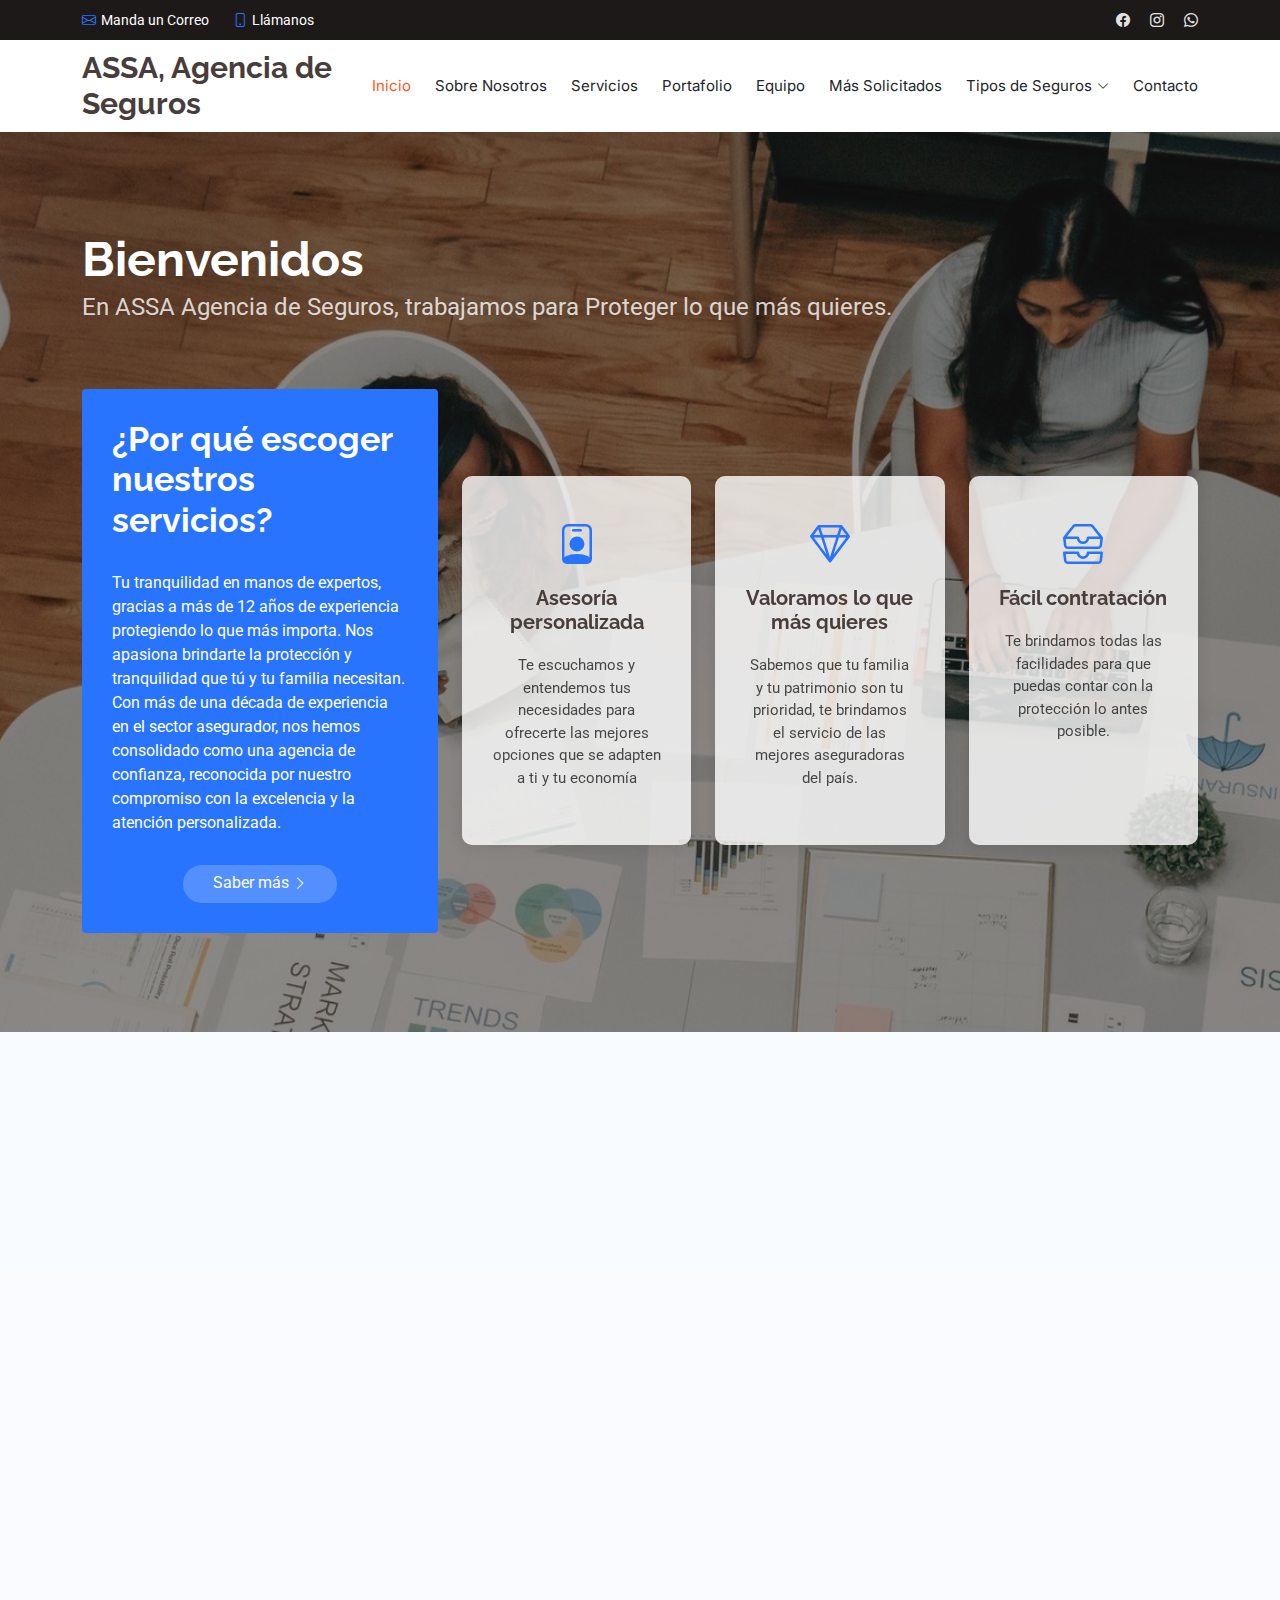
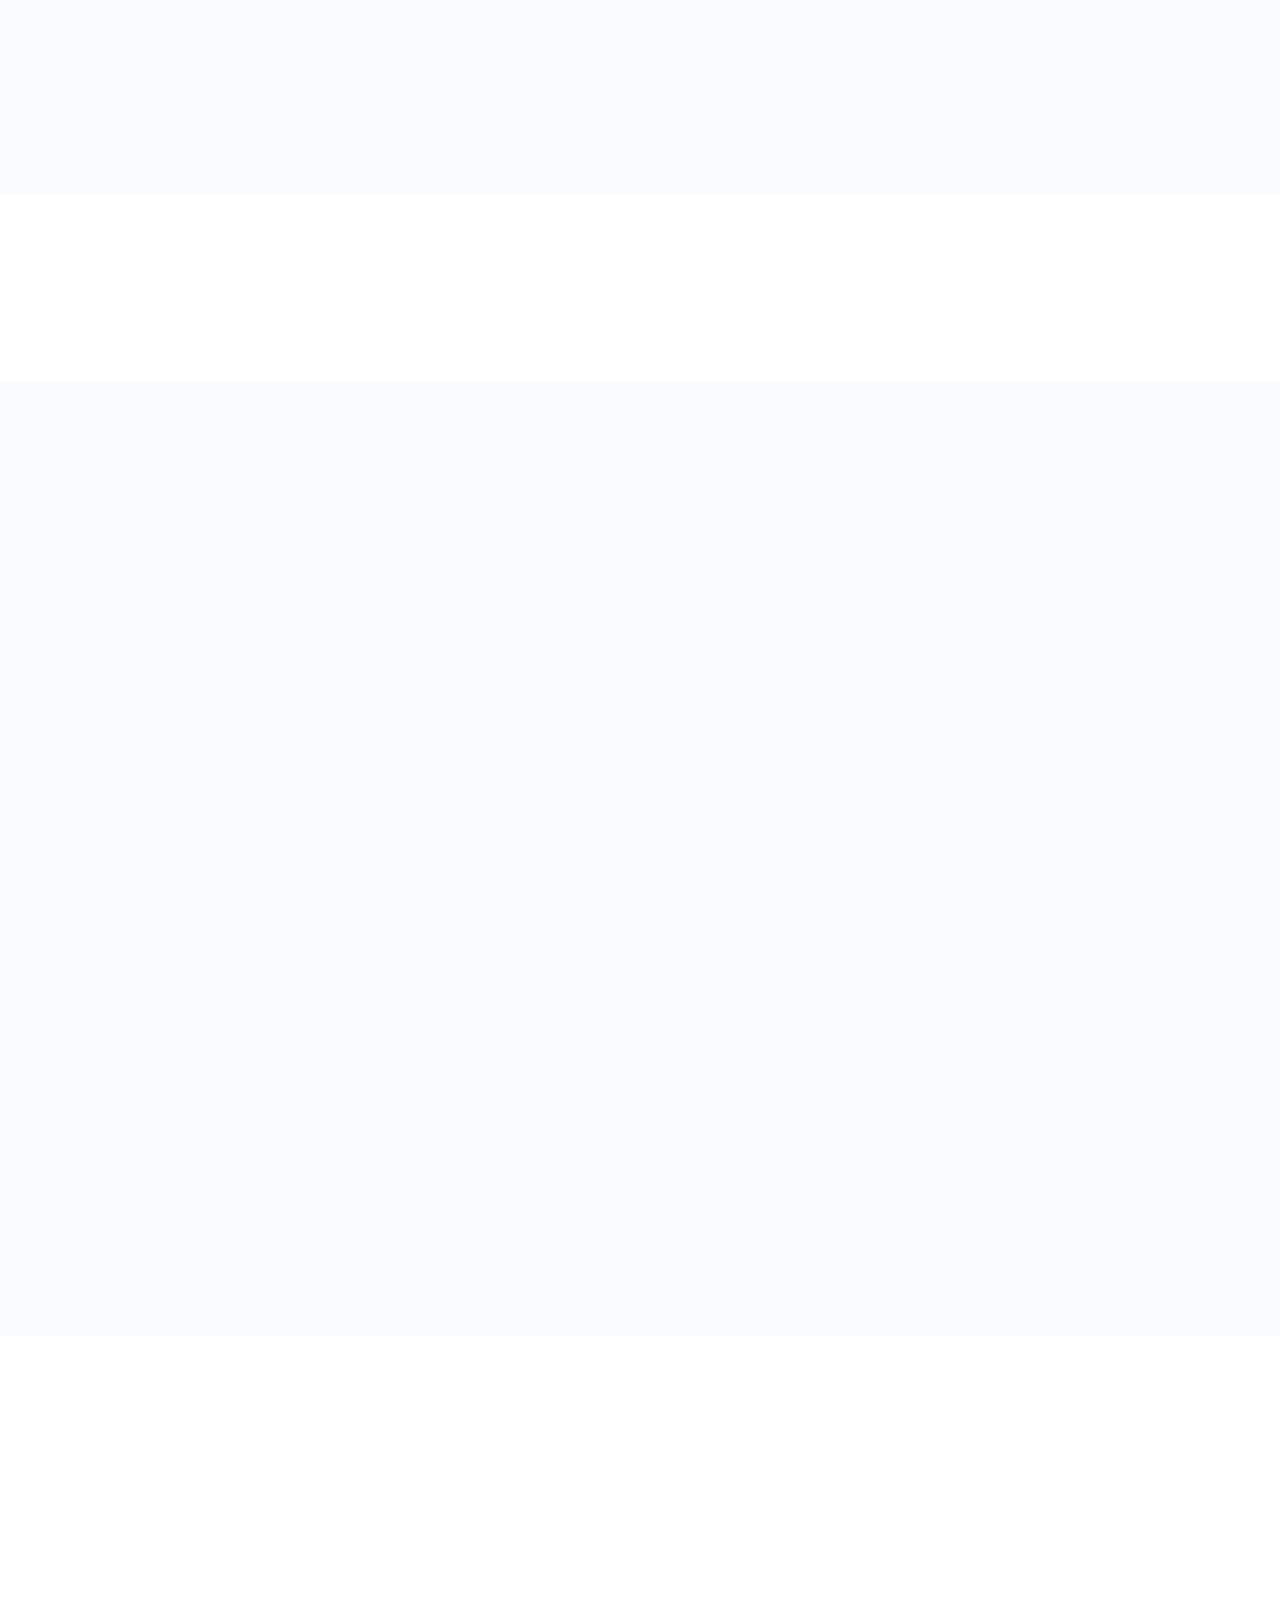
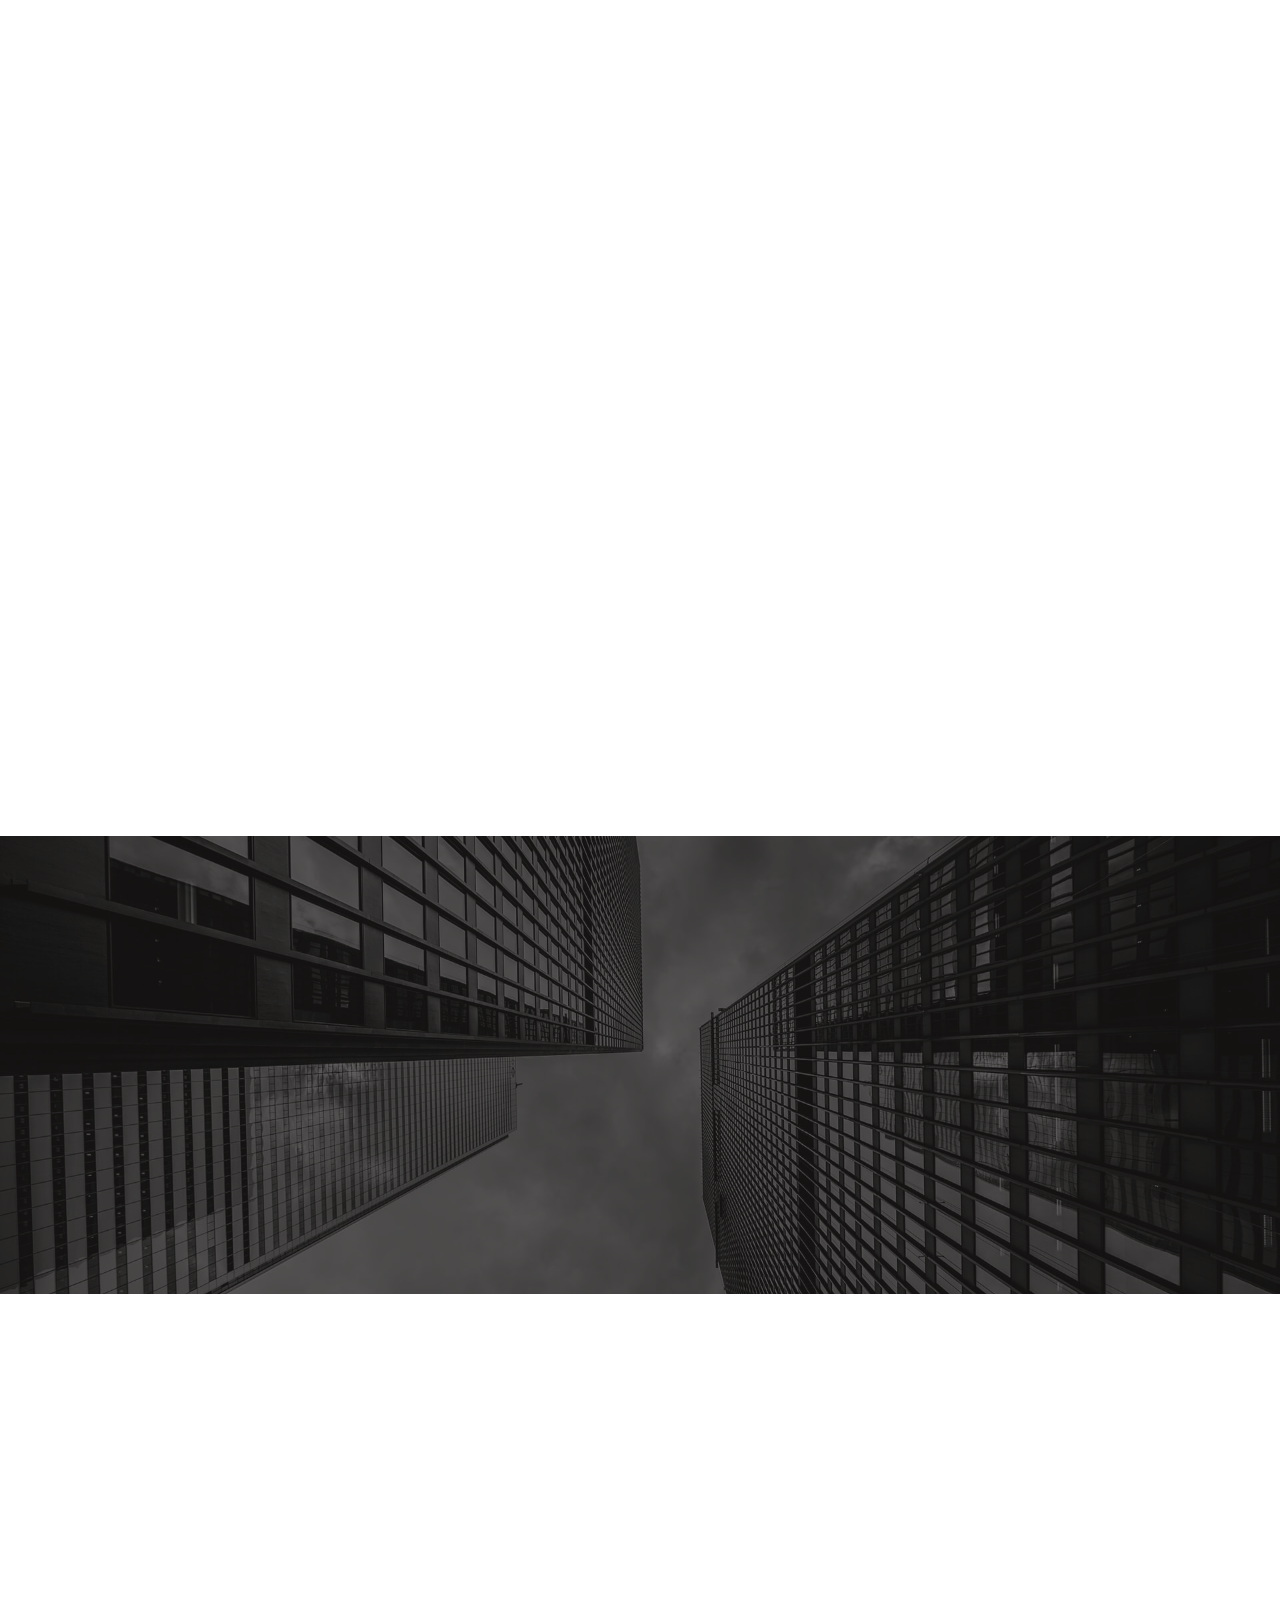
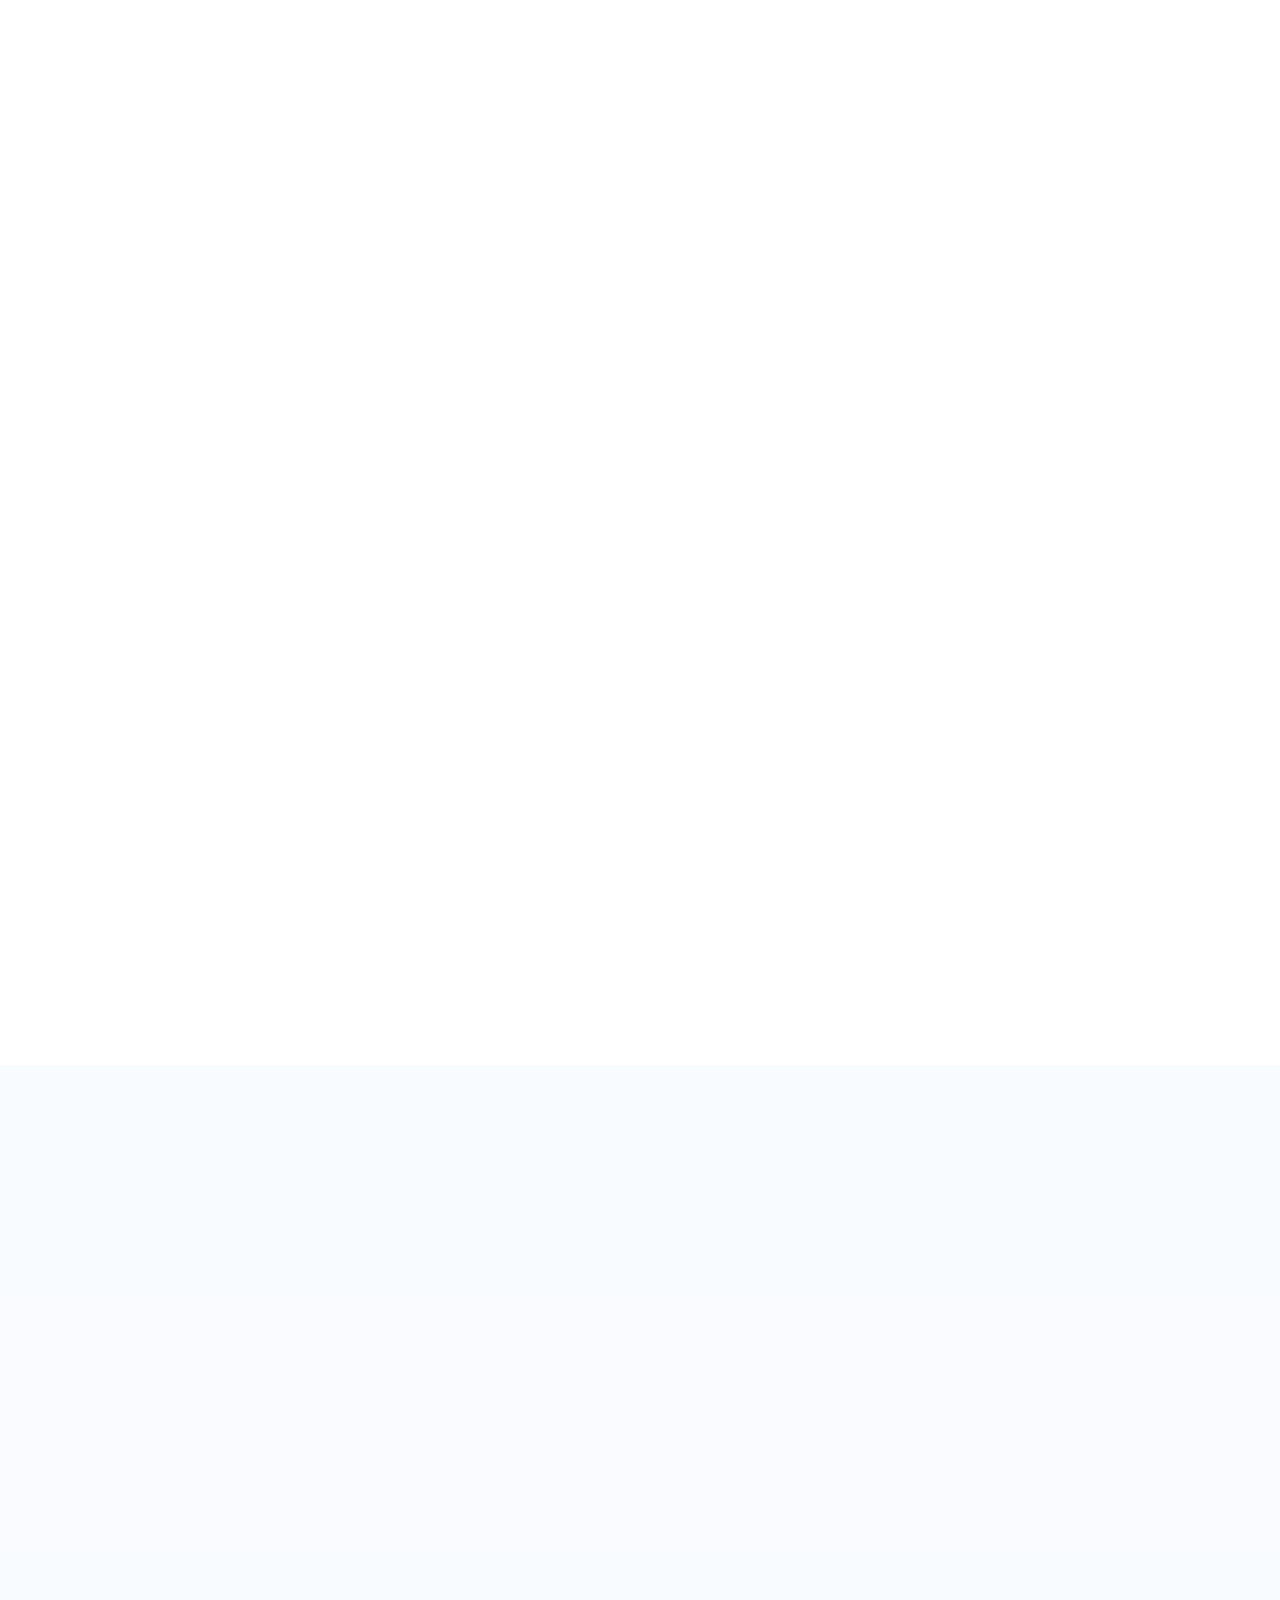
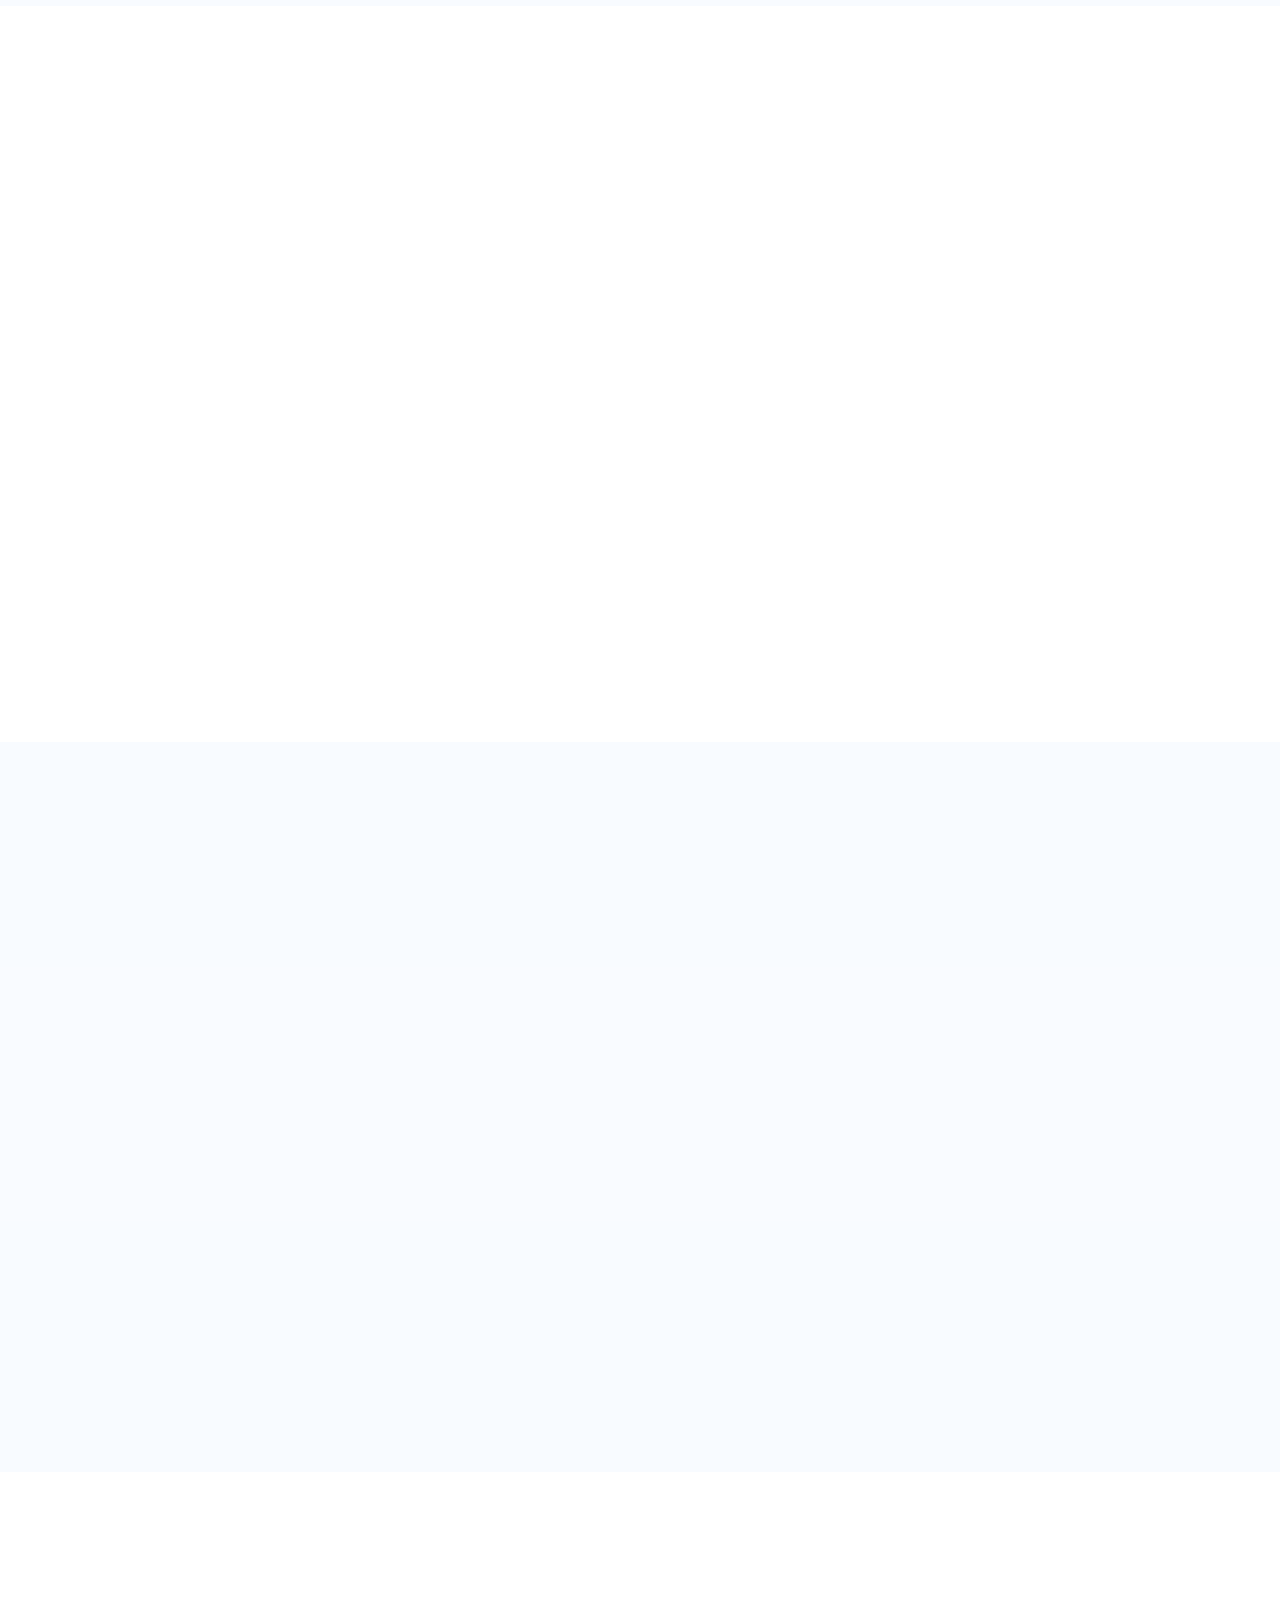
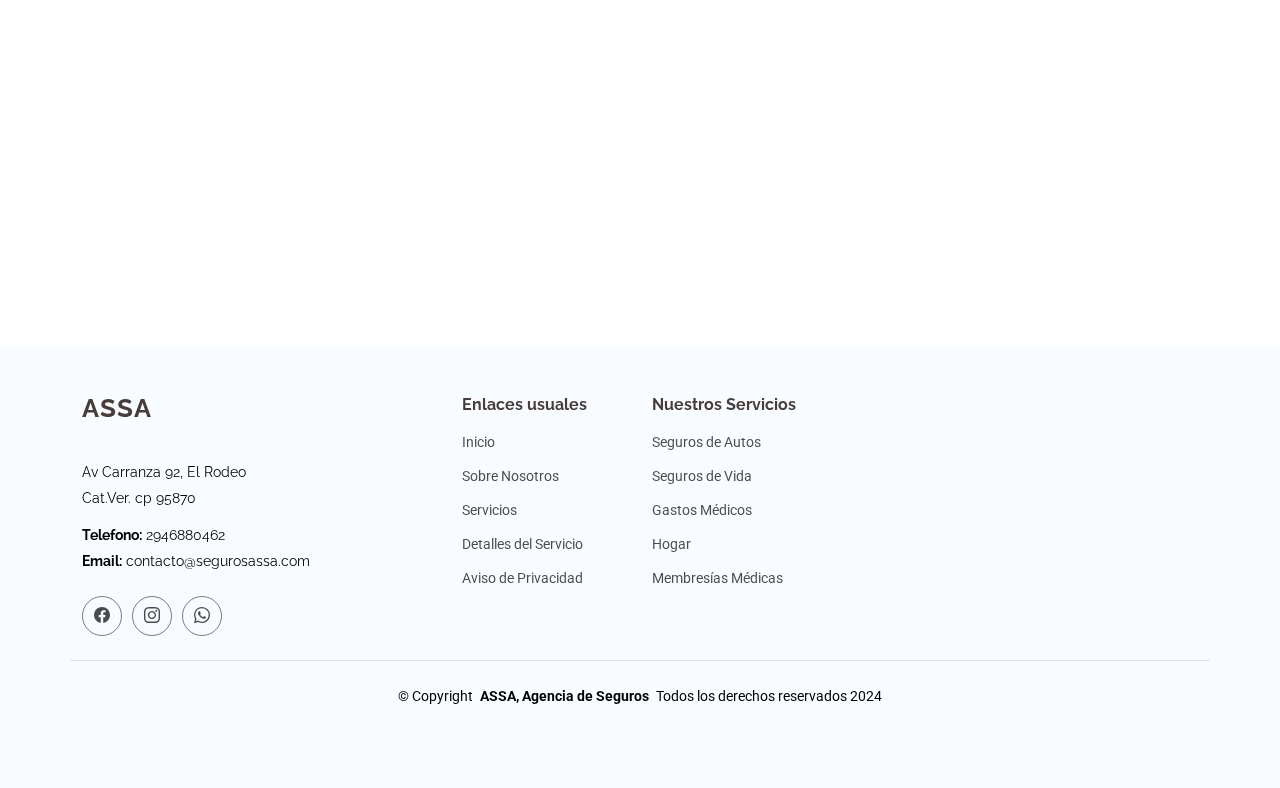
<file: index.html>
<!DOCTYPE html>
<html lang="en">

<head>
  <meta charset="utf-8">
  <meta content="width=device-width, initial-scale=1.0" name="viewport">
  <title>Inicio|ASSA - Agencia de Seguros</title>
  <meta content="" name="description">
  <meta content="" name="keywords">

  <!-- Favicons -->
  <link href="assets/img/favicon.png" rel="icon">
  <link href="assets/img/apple-touch-icon.png" rel="apple-touch-icon">

  <!-- Fonts -->
  <link href="https://fonts.googleapis.com" rel="preconnect">
  <link href="https://fonts.gstatic.com" rel="preconnect" crossorigin>
  <link href="https://fonts.googleapis.com/css2?family=Roboto:ital,wght@0,100;0,300;0,400;0,500;0,700;0,900;1,100;1,300;1,400;1,500;1,700;1,900&family=Raleway:ital,wght@0,100;0,200;0,300;0,400;0,500;0,600;0,700;0,800;0,900;1,100;1,200;1,300;1,400;1,500;1,600;1,700;1,800;1,900&family=Inter:wght@100;200;300;400;500;600;700;800;900&display=swap" rel="stylesheet">

  <!-- Vendor CSS Files -->
  <link href="assets/vendor/bootstrap/css/bootstrap.min.css" rel="stylesheet">
  <link href="assets/vendor/bootstrap-icons/bootstrap-icons.css" rel="stylesheet">
  <link href="assets/vendor/aos/aos.css" rel="stylesheet">
  <link href="assets/vendor/glightbox/css/glightbox.min.css" rel="stylesheet">
  <link href="assets/vendor/swiper/swiper-bundle.min.css" rel="stylesheet">

  <!-- Main CSS File -->
  <link href="assets/css/main.css" rel="stylesheet">

  <!-- =======================================================
  * Template Name: Flexor
  * Template URL: https://bootstrapmade.com/flexor-free-multipurpose-bootstrap-template/
  * Updated: Jun 14 2024 with Bootstrap v5.3.3
  * Author: BootstrapMade.com
  * License: https://bootstrapmade.com/license/
  ======================================================== -->
  
</head>

<body class="index-page">

  <header id="header" class="header sticky-top">

    <div class="topbar d-flex align-items-center">
      <div class="container d-flex justify-content-center justify-content-md-between">
        <div class="contact-info d-flex align-items-center">
          <i class="bi bi-envelope d-flex align-items-center"><a href="mailto:contacto@segurosassa.com">Manda un Correo</a></i>
          <i class="bi bi-phone d-flex align-items-center ms-4"><a href="tel:+2946880462">Llámanos</i>
        </div>
        <div class="social-links d-none d-md-flex align-items-center">
         
          <a href="https://www.facebook.com/agenciaassa" class="facebook"><i class="bi bi-facebook"></i></a>
          <a href="https://www.instagram.com/assa.seguros/" class="instagram"><i class="bi bi-instagram"></i></a>
          <a href="https://wa.me/522941108070?text=hola,%20quisiera%20m%C3%A1s%20informaci%C3%B3n%20de%20..."><i class="bi bi-whatsapp"></i></a>
        </div>
      </div>
    </div><!-- End Top Bar -->

    <div class="branding d-flex align-items-cente">

      <div class="container position-relative d-flex align-items-center justify-content-between">
        <a href="index.html" class="logo d-flex align-items-center">
          <!-- Uncomment the line below if you also wish to use an image logo -->
          <!-- <img src="assets/img/logo.png" alt=""> -->
          <h1 class="sitename">ASSA, Agencia de Seguros</h1>
        </a>

        <nav id="navmenu" class="navmenu">
          <ul>
            <li><a href="#hero" class="active">Inicio<br></a></li>
            <li><a href="#about">Sobre Nosotros</a></li>
            <li><a href="#services">Servicios</a></li>
            <li><a href="#portfolio">Portafolio</a></li>
            <li><a href="#team">Equipo</a></li>
            <li><a href="#pricing">Más Solicitados</a></li>
           
            <li class="dropdown"><a href="#"><span>Tipos de Seguros</span> <i class="bi bi-chevron-down toggle-dropdown"></i></a>
              <ul>
                <li><FONT COLOR="d96100">Autos </FONT></li>
                <li class="dropdown"><a href="#"><span>Paquetes Autos</span> <i class="bi bi-chevron-down toggle-dropdown"></i></a>
                  <ul>
                    <li><a href="autos.html">Básica</a></li>
                    <li><a href="autos.html">Limitada</a></li>
                    <li><a href="autos.html">Amplia</a></li>
                    <li><a href="autos.html">Coberturas Accesorias</a></li>
                    <li><a href="autos.html">Flotillas</a></li>
                  </ul>
                </li>
                <li><FONT COLOR="d96100">Vida </FONT></li>
                
                <li class="dropdown"><a href="#"><span>Planes Vida</span> <i class="bi bi-chevron-down toggle-dropdown"></i></a>
                  <ul>
                  <li><a href="vida.html">Ordinario</a></li>
                  <li><a href="vida.html">Escolar</a></li>
                  <li><a href="vida.html">Temporal</a></li>
                  </ul>
                  <li><FONT COLOR="d96100">Gastos Médicos </FONT></li>
                  <li class="dropdown"><a href="#"><span>Planes GM</span> <i class="bi bi-chevron-down toggle-dropdown"></i></a>
                    <ul>
                    <li><a href="gmm.html">Gastos Médicos Mayores</a></li>
                    <li><a href="gmm.html">Membresias Médicas</a></li>
                    <li><a href="gmm.html">Accidentes Personales</a></li>
                    </ul>
                    <li><FONT COLOR="d96100">Hogar </FONT></li>
                <li class="dropdown"><a href="#"><span>Planes Hogar</span> <i class="bi bi-chevron-down toggle-dropdown"></i></a>
                  <ul>
                  <li><a href="hogar.html">Hogar seguro</a></li>
                  <li><a href="hogar.html">Responsabilidad Civil Hogar</a></li>
                  </ul>



              </ul>
            </li>
            <li><a href="#contact">Contacto</a></li>
          </ul>
          <i class="mobile-nav-toggle d-xl-none bi bi-list"></i>
        </nav>

      </div>

    </div>

  </header>

  <main class="main">

    <!-- Hero Section -->
    <section id="hero" class="hero section">

      <img src="assets/img/cover.jpg" alt="" data-aos="fade-in">

      <div class="container position-relative">

        <div class="welcome position-relative" data-aos="fade-down" data-aos-delay="100">
          <h2>Bienvenidos</h2>
          <p>En ASSA Agencia de Seguros, trabajamos para <span>Proteger lo que más quieres.</span></p>
        </div><!-- End Welcome -->

        <div class="content row gy-4">
          <div class="col-lg-4 d-flex align-items-stretch">
            <div class="why-box" data-aos="zoom-out" data-aos-delay="200">
              <h3>¿Por qué escoger nuestros servicios?</h3>
              <p>
                Tu tranquilidad en manos de expertos, gracias a más de 12 años de experiencia protegiendo lo que más importa. Nos apasiona brindarte la protección y tranquilidad que tú y tu familia necesitan. Con más de una década de experiencia en el sector asegurador, nos hemos consolidado como una agencia de confianza, reconocida por nuestro compromiso con la excelencia y la atención personalizada.
              </p>
              <div class="text-center">
                <a href="#about" class="more-btn"><span>Saber más</span> <i class="bi bi-chevron-right"></i></a>
              </div>
            </div>
          </div><!-- End Why Box -->

          <div class="col-lg-8 d-flex align-items-stretch">
            <div class="d-flex flex-column justify-content-center">
              <div class="row gy-4">

                <div class="col-xl-4 d-flex align-items-stretch">
                  <div class="icon-box" data-aos="zoom-out" data-aos-delay="300">
                    <i class="bi bi-person-badge"></i>
                    <h4>Asesoría personalizada</h4>
                    <p>Te escuchamos y entendemos tus necesidades para ofrecerte las mejores opciones que se adapten a ti y tu economía</p>
                  </div>
                </div><!-- End Icon Box -->

                <div class="col-xl-4 d-flex align-items-stretch">
                  <div class="icon-box" data-aos="zoom-out" data-aos-delay="400">
                    <i class="bi bi-gem"></i>
                    <h4>Valoramos lo que más quieres</h4>
                    <p>Sabemos que tu familia y tu patrimonio son tu prioridad, te brindamos el servicio de las mejores aseguradoras del país.</p>
                  </div>
                </div><!-- End Icon Box -->

                <div class="col-xl-4 d-flex align-items-stretch">
                  <div class="icon-box" data-aos="zoom-out" data-aos-delay="500">
                    <i class="bi bi-inboxes"></i>
                    <h4>Fácil contratación</h4>
                    <p>Te brindamos todas las facilidades para que puedas contar con la protección lo antes posible.</p>
                  </div>
                </div><!-- End Icon Box -->

              </div>
            </div>
          </div>
        </div><!-- End  Content-->

      </div>

    </section><!-- /Hero Section -->

    <!-- About Section -->
    <section id="about" class="about section">

      <div class="container">

        <div class="row gy-4">
     <!--  https://www.youtube.com/watch?v=LXb3EKWsInQ -->
          <div class="col-lg-5 position-relative align-self-start" data-aos="fade-up" data-aos-delay="200">
            <img src="assets/img/about.jpg" class="img-fluid" alt="">
            <a href="https://www.youtube.com/watch?v=kAMU8Qgk6OY" class="glightbox play-btn"></a>
          </div>

          <div class="col-lg-7 content" data-aos="fade-up" data-aos-delay="100">
            <h3>Sobre Nosotros</h3>
            <p>
              Gracias a los más de 12 años de experiencia, nos dan las herramientas para proteger lo que más importa: La familia y tu Patrimonio. Nos apasiona brindarte la protección y tranquilidad que tú y tu familia necesitan. Con más de una década de experiencia en el sector asegurador, nos hemos consolidado como una agencia de confianza, reconocida por nuestro compromiso con la excelencia y la atención personalizada.
            </p>
            <ul>
              <li>
                <i class="bi bi-person-plus"></i>
                <div>
                  <h5>Equipo de Trabajo</h5>
                  <p>Contamos con un equipo de colaboradores con la misión de atenderte y asesorarte en los servicios que requieras</p>
                </div>
              </li>
              <li>
                <i class="bi bi-ear"></i>
                <div>
                  <h5>Escuchamos tus necesidades</h5>
                  <p>Para poder asesorarte, entendemos primero que requieres, queremos que te sientas realmente protegido.</p>
                </div>
              </li>
              <li>
                <i class="bi bi-person-check"></i>
                <div>
                  <h5>Servicio Personalizado</h5>
                  <p>Desde una llamada, mensaje, videoconferencia, podemos aclarar esas inquietudes o dudas que tengas, no importa donde estés. </p>
                </div>
              </li>
              <li>
                <i class="bi bi-clipboard-check"></i>
                <div>
                  <h5><del></del>Consultoria de trámites </h5>
                  <p>Con nuestro servicio de consultoría te apoyamos para que resuelvas tus trámites de la mejor manera. </p>
                </div>
              </li>
            </ul>
          </div>

        </div>

      </div>

    </section><!-- /About Section -->

    <!-- Clients Section -->
    <section id="clients" class="clients section">

      <div class="container" data-aos="fade-up" data-aos-delay="100">

        <div class="swiper init-swiper">
          <script type="application/json" class="swiper-config">
            {
              "loop": true,
              "speed": 600,
              "autoplay": {
                "delay": 5000
              },
              "slidesPerView": "auto",
              "pagination": {
                "el": ".swiper-pagination",
                "type": "bullets",
                "clickable": true
              },
              "breakpoints": {
                "320": {
                  "slidesPerView": 2,
                  "spaceBetween": 40
                },
                "480": {
                  "slidesPerView": 3,
                  "spaceBetween": 60
                },
                "640": {
                  "slidesPerView": 4,
                  "spaceBetween": 80
                },
                "992": {
                  "slidesPerView": 6,
                  "spaceBetween": 120
                }
              }
            }
          </script>
          <div class="swiper-wrapper align-items-center">
            <div class="swiper-slide"><img src="assets/img/clients/client-1.png" class="img-fluid" alt=""></div>
            <div class="swiper-slide"><img src="assets/img/clients/client-2.png" class="img-fluid" alt=""></div>
            <div class="swiper-slide"><img src="assets/img/clients/client-3.png" class="img-fluid" alt=""></div>
            <div class="swiper-slide"><img src="assets/img/clients/client-4.png" class="img-fluid" alt=""></div>
            <div class="swiper-slide"><img src="assets/img/clients/client-5.png" class="img-fluid" alt=""></div>
            <div class="swiper-slide"><img src="assets/img/clients/client-6.png" class="img-fluid" alt=""></div>
            <div class="swiper-slide"><img src="assets/img/clients/client-7.png" class="img-fluid" alt=""></div>
            <div class="swiper-slide"><img src="assets/img/clients/client-8.png" class="img-fluid" alt=""></div>
            <div class="swiper-slide"><img src="assets/img/clients/client-9.png" class="img-fluid" alt=""></div>
          </div>
          <div class="swiper-pagination"></div>
        </div>

      </div>

    </section><!-- /Clients Section -->

    <!-- Services Section -->
    <section id="services" class="services section">

      <!-- Section Title -->
      <div class="container section-title" data-aos="fade-up">
        <h2>Servicios</h2>
        <p>Nuestros servicios están respaldados por nuestros socios comerciales</p>
      </div><!-- End Section Title -->

      <div class="container">

        <div class="row gy-4">

          <div class="col-lg-4 col-md-6" data-aos="fade-up" data-aos-delay="100">
            <div class="service-item  position-relative">
              <div class="icon">
                <i class="bi bi-heart-half"></i>
              </div>
              <a href="service-details.html" class="stretched-link">
                <h3>Seguros de Vida</h3>
              </a>
              <p>Este seguro proporciona un pago específico a los beneficiarios designados en caso de fallecimiento del asegurado. Puede incluir coberturas adicionales como invalidez o enfermedades graves, según el contrato.</p>
            </div>
          </div><!-- End Service Item -->

          <div class="col-lg-4 col-md-6" data-aos="fade-up" data-aos-delay="200">
            <div class="service-item position-relative">
              <div class="icon">
                <i class="bi bi-car-front"></i>
              </div>
              <a href="service-details.html" class="stretched-link">
                <h3>Seguros de Autos</h3>
              </a>
              <p>Diseñado para proteger al propietario del vehículo en caso de accidentes, robos u otros daños. Puede incluir cobertura para daños a terceros y gastos médicos, dependiendo de la póliza.</p>
            </div>
          </div><!-- End Service Item -->

          <div class="col-lg-4 col-md-6" data-aos="fade-up" data-aos-delay="300">
            <div class="service-item position-relative">
              <div class="icon">
                <i class="bi bi-hospital"></i>
              </div>
              <a href="service-details.html" class="stretched-link">
                <h3>Seguros Gastos Médicos Mayores</h3>
              </a>
              <p>Ofrece cobertura para tratamientos médicos costosos que exceden los límites de un seguro médico básico. Incluye hospitalización, cirugías, y otros servicios médicos específicos, según la póliza.</p>
            </div>
          </div><!-- End Service Item -->

          <div class="col-lg-4 col-md-6" data-aos="fade-up" data-aos-delay="400">
            <div class="service-item position-relative">
              <div class="icon">
                <i class="bi bi-houses"></i>
              </div>
              <a href="service-details.html" class="stretched-link">
                <h3>Seguros de Hogar</h3>
              </a>
              <p>Protege la estructura y contenido de una vivienda ante eventos como incendios, robos, daños por agua, entre otros. Puede cubrir también responsabilidad civil por daños a terceros dentro y fuera de la propiedad ocasionados por los miembros de la familia.</p>
              <a href="service-details.html" class="stretched-link"></a>
            </div>
          </div><!-- End Service Item -->

          <div class="col-lg-4 col-md-6" data-aos="fade-up" data-aos-delay="500">
            <div class="service-item position-relative">
              <div class="icon">
                <i class="bi bi-person-wheelchair"></i>
              </div>
              <a href="service-details.html" class="stretched-link">
                <h3>Seguros de Accidentes Personales</h3>
              </a>
              <p>Proporciona compensación en caso de accidentes que resulten en lesiones corporales, discapacidades o muerte. Puede ser complementario a otros seguros como el de vida.</p>
              <a href="service-details.html" class="stretched-link"></a>
            </div>
          </div><!-- End Service Item -->

          <div class="col-lg-4 col-md-6" data-aos="fade-up" data-aos-delay="600">
            <div class="service-item position-relative">
              <div class="icon">
                <i class="bi bi-person-lock"></i>
              </div>
              <a href="service-details.html" class="stretched-link">
                <h3>Membresías de Salud</h3>
              </a>
              <p>No siempre consideradas seguros en sentido estricto, estas membresías ofrecen acceso preferencial o descuentos en servicios de salud como consultas médicas, estudios de laboratorio, o farmacias, a cambio de una cuota periódica.</p>
              <a href="service-details.html" class="stretched-link"></a>
            </div>
          </div><!-- End Service Item -->

        </div>

      </div>

    </section><!-- /Services Section -->

    <!-- Alt Services Section -->
    <section id="alt-services" class="alt-services section">

      <div class="container" data-aos="fade-up" data-aos-delay="100">

        <div class="row gy-4">
          <div class="container section-title" data-aos="fade-up">
            <h2>Socios Comerciales</h2>
            <p>Tabajamos con las principales aseguradoras, da click para conocer sus beneficios y promociones</p>
          </div><!-- End Section Title -->
          <div class="col-lg-6" data-aos="zoom-in" data-aos-delay="200">
            <div class="service-item position-relative">
              <div class="img">
                <img src="assets/img/services-1.jpg" class="img-fluid" alt="">
              </div>
              <div class="details">
                <a href="service-details.html" class="stretched-link">
                  <h3>Quálitas</h3>
                </a>
                <p>Líder del mercado del seguro automotriz, que ofrece un servicio de excelente calidad a precios competitivos.
                Se encuentra en constante innovación de sus productos y servicios buscando ser la mejor opción para nuestros clientes.</p>
              </div>
            </div>
          </div><!-- End Service Item -->

          <div class="col-lg-6" data-aos="zoom-in" data-aos-delay="300">
            <div class="service-item position-relative">
              <div class="img">
                <img src="assets/img/services-2.jpg" class="img-fluid" alt="">
              </div>
              <div class="details">
                <a href="service-details.html" class="stretched-link">
                  <h3>MefLife</h3>
                </a>
                <p>Somos la Aseguradora de Personas # uno en México gracias a la confianza de más de 10 millones de asegurados en el país. Cuidamos lo que es importante para ti, por ello cada día te ofrecemos las mejores soluciones para cubrir tu tranquilidad y bienestar.</p>
              </div>
            </div>
          </div><!-- End Service Item -->

          <div class="col-lg-6" data-aos="zoom-in" data-aos-delay="400">
            <div class="service-item position-relative">
              <div class="img">
                <img src="assets/img/services-3.jpg" class="img-fluid" alt="">
              </div>
              <div class="details">
                <a href="service-details.html" class="stretched-link">
                  <h3>Mapfre</h3>
                </a>
                <p>Se centra en los diferentes ramos de Seguros como Autos, Vida, Accidentes y Enfermedades, entre otros.

                  ofrece un servicio integral de Defensa Jurídica, atención de Siniestros, por medio deamplia red médica y talleren en México .</p>
              </div>
            </div>
          </div><!-- End Service Item -->

          <div class="col-lg-6" data-aos="zoom-in" data-aos-delay="500">
            <div class="service-item position-relative">
              <div class="img">
                <img src="assets/img/services-4.jpg" class="img-fluid" alt="">
              </div>
              <div class="details">
                <a href="service-details.html" class="stretched-link">
                  <h3>Mutuus, Salud Inteligente</h3>
                </a>
                <p>Contamos con alianzas con muchos de los mejores Hospitales Privados en México, además no cobramos ni DEDUCIBLE ni COASEGURO

                  “Nuestro objetivo es que más gente pueda recibir servicios de salud de la mejor calidad, a un precio accesible”</p>
                <a href="service-details.html" class="stretched-link"></a>
              </div>
            </div>
          </div><!-- End Service Item -->

        </div>

      </div>

    </section><!-- /Alt Services Section -->

    <!-- Testimonials Section -->
    <section id="testimonials" class="testimonials section">

      <img src="assets/img/testimonials-bg.jpg" class="testimonials-bg" alt="">

      <div class="container" data-aos="fade-up" data-aos-delay="100">

        <div class="swiper init-swiper">
          <script type="application/json" class="swiper-config">
            {
              "loop": true,
              "speed": 600,
              "autoplay": {
                "delay": 5000
              },
              "slidesPerView": "auto",
              "pagination": {
                "el": ".swiper-pagination",
                "type": "bullets",
                "clickable": true
              }
            }
          </script>
          <div class="swiper-wrapper">

            <div class="swiper-slide">
              <div class="testimonial-item">
                <img src="assets/img/testimonials/testimonials-1.jpg" class="testimonial-img" alt="">
                <h3>Sr. Saenz</h3>
                <h4>Lider del Sector Tranporte Público</h4>
                <div class="stars">
                  <i class="bi bi-star-fill"></i><i class="bi bi-star-fill"></i><i class="bi bi-star-fill"></i><i class="bi bi-star-fill"></i><i class="bi bi-star-fill"></i>
                </div>
                <p>
                  <i class="bi bi-quote quote-icon-left"></i>
                  <span>Excelente servicio, siempre me atienden de maravilla, los recomiendo mucho.</span>
                  <i class="bi bi-quote quote-icon-right"></i>
                </p>
              </div>
            </div><!-- End testimonial item -->

            <div class="swiper-slide">
              <div class="testimonial-item">
                <img src="assets/img/testimonials/testimonials-2.jpg" class="testimonial-img" alt="">
                <h3>Lic. Paredes</h3>
                <h4>Profesora</h4>
                <div class="stars">
                  <i class="bi bi-star-fill"></i><i class="bi bi-star-fill"></i><i class="bi bi-star-fill"></i><i class="bi bi-star-fill"></i><i class="bi bi-star-fill"></i>
                </div>
                <p>
                  <i class="bi bi-quote quote-icon-left"></i>
                  <span>He tenido siniestros y siempre me han respondido y asesorado muy bien, hice una excelente.</span>
                  <i class="bi bi-quote quote-icon-right"></i>
                </p>
              </div>
            </div><!-- End testimonial item -->

            <div class="swiper-slide">
              <div class="testimonial-item">
                <img src="assets/img/testimonials/testimonials-3.jpg" class="testimonial-img" alt="">
                <h3>Sra. Oliveros</h3>
                <h4>Empresaria</h4>
                <div class="stars">
                  <i class="bi bi-star-fill"></i><i class="bi bi-star-fill"></i><i class="bi bi-star-fill"></i><i class="bi bi-star-fill"></i><i class="bi bi-star-fill"></i>
                </div>
                <p>
                  <i class="bi bi-quote quote-icon-left"></i>
                  <span>Vaya que me han atendido muiy bien, tengo todo tipo de seguros con ellos, y me dan un servicio de primera.</span>
                  <i class="bi bi-quote quote-icon-right"></i>
                </p>
              </div>
            </div><!-- End testimonial item -->

            <div class="swiper-slide">
              <div class="testimonial-item">
                <img src="assets/img/testimonials/testimonials-4.jpg" class="testimonial-img" alt="">
                <h3>Sr. Vazquez</h3>
                <h4>Sector Privado</h4>
                <div class="stars">
                  <i class="bi bi-star-fill"></i><i class="bi bi-star-fill"></i><i class="bi bi-star-fill"></i><i class="bi bi-star-fill"></i><i class="bi bi-star-fill"></i>
                </div>
                <p>
                  <i class="bi bi-quote quote-icon-left"></i>
                  <span>Por la distancia tengo la necesidad que me atiendan via remota, aun así el servicio es de excelente calidad y muy rápida.</span>
                  <i class="bi bi-quote quote-icon-right"></i>
                </p>
              </div>
            </div><!-- End testimonial item -->

            <div class="swiper-slide">
              <div class="testimonial-item">
                <img src="assets/img/testimonials/testimonials-5.jpg" class="testimonial-img" alt="">
                <h3>Sr. Pérez</h3>
                <h4>Empresario</h4>
                <div class="stars">
                  <i class="bi bi-star-fill"></i><i class="bi bi-star-fill"></i><i class="bi bi-star-fill"></i><i class="bi bi-star-fill"></i><i class="bi bi-star-fill"></i>
                </div>
                <p>
                  <i class="bi bi-quote quote-icon-left"></i>
                  <span>Llevo muchos años con ellos, me convencieron con su amable y atento servicio.</span>
                  <i class="bi bi-quote quote-icon-right"></i>
                </p>
              </div>
            </div><!-- End testimonial item -->

          </div>
          <div class="swiper-pagination"></div>
        </div>

      </div>

    </section><!-- /Testimonials Section -->

    <!-- Portfolio Section -->
    <section id="portfolio" class="portfolio section">

      <!-- Section Title -->
      <div class="container section-title" data-aos="fade-up">
        <h2>Portafolio</h2>
        <p>Te mostramos algunas imagenes de nuestros socios comerciales y sus servicios</p>
      </div><!-- End Section Title -->

      <div class="container">

        <div class="isotope-layout" data-default-filter="*" data-layout="masonry" data-sort="original-order">

          <ul class="portfolio-filters isotope-filters" data-aos="fade-up" data-aos-delay="100">
            <li data-filter="*" class="filter-active">Todo</li>
            <li data-filter=".filter-app">Autos</li>
            <li data-filter=".filter-product">Vida</li>
            <li data-filter=".filter-branding">GMM</li>
          </ul><!-- End Portfolio Filters -->

          <div class="row gy-4 isotope-container" data-aos="fade-up" data-aos-delay="200">

            <div class="col-lg-4 col-md-6 portfolio-item isotope-item filter-app">
              <img src="assets/img/masonry-portfolio/masonry-portfolio-1.jpg" class="img-fluid" alt="">
              <div class="portfolio-info">
                <h4>Autos|Quálitas</h4>
                <p>Tener cobertura garantizada ante cualquier tipo de siniestro, accidente o delito brinda mucha paz como conductor y como pasajero, además de que representa un alivio financiero, ya que al no contar con un seguro, los gastos derivados de cualquier incidente (que por lo general suelen ser elevados) correrían por tu cuenta. </p>
                <a href="assets/img/masonry-portfolio/masonry-portfolio-1.jpg" title="Quálitas" data-gallery="portfolio-gallery-app" class="glightbox preview-link"><i class="bi bi-zoom-in"></i></a>
                <a href="portfolio-details.html" title="More Details" class="details-link"><i class="bi bi-link-45deg"></i></a>
              </div>
            </div><!-- End Portfolio Item -->

            <div class="col-lg-4 col-md-6 portfolio-item isotope-item filter-product">
              <img src="assets/img/masonry-portfolio/masonry-portfolio-2.jpg" class="img-fluid" alt="">
              <div class="portfolio-info">
                <h4>Vida|Mapfre</h4>
                <p>Los Seguros o Planes de Vida MAPFRE, están orientados para proteger a las familias ante algún evento imprevisto que pueda impactar significativamente la economía, para garantizar la tranquilidad y bienestar de lo que más se ama pase lo que pase.</p>
                <a href="assets/img/masonry-portfolio/masonry-portfolio-2.jpg" title="Mapfre" data-gallery="portfolio-gallery-product" class="glightbox preview-link"><i class="bi bi-zoom-in"></i></a>
                <a href="portfolio-details.html" title="More Details" class="details-link"><i class="bi bi-link-45deg"></i></a>
              </div>
            </div><!-- End Portfolio Item -->

            <div class="col-lg-4 col-md-6 portfolio-item isotope-item filter-branding">
              <img src="assets/img/masonry-portfolio/masonry-portfolio-3.jpg" class="img-fluid" alt="">
              <div class="portfolio-info">
                <h4>Gastos Médicos|MetLife</h4>
                <p>Te protegerá a ti y a tus seres queridos, así como cuidará tus finanzas en caso de un accidente o enfermedad.​ Siente la seguridad total al tener acceso a hospitales, médicos y niveles de cobertura que tú prefieras.</p>
                <a href="assets/img/masonry-portfolio/masonry-portfolio-3.jpg" title="MetLife GMM" data-gallery="portfolio-gallery-branding" class="glightbox preview-link"><i class="bi bi-zoom-in"></i></a>
                <a href="portfolio-details.html" title="More Details" class="details-link"><i class="bi bi-link-45deg"></i></a>
              </div>
            </div><!-- End Portfolio Item -->

            <div class="col-lg-4 col-md-6 portfolio-item isotope-item filter-app">
              <img src="assets/img/masonry-portfolio/masonry-portfolio-4.jpg" class="img-fluid" alt="">
              <div class="portfolio-info">
                <h4>Autos|Mapfre</h4>
                <p>Con los paquetes Responsabilidad Civil, Limitado, Tú Eliges, Amplio MAPFRE y Amplio Premium, podrás contratar en una de las mejores aseguradoras de autos desde una cobertura básica hasta paquetes más extensos.</p>
                <a href="assets/img/masonry-portfolio/masonry-portfolio-4.jpg" title="Mapfre" data-gallery="portfolio-gallery-app" class="glightbox preview-link"><i class="bi bi-zoom-in"></i></a>
                <a href="portfolio-details.html" title="More Details" class="details-link"><i class="bi bi-link-45deg"></i></a>
              </div>
            </div><!-- End Portfolio Item -->

            <div class="col-lg-4 col-md-6 portfolio-item isotope-item filter-product">
              <img src="assets/img/masonry-portfolio/masonry-portfolio-5.jpg" class="img-fluid" alt="">
              <div class="portfolio-info">  
                <h4>Vida|MefLife</h4>
                <p>En caso de fallecimiento, tus seres queridos no quedarán desprotegidos, ya que recibirán el monto contratado (Suma Asegurada) y podrán continuar con sus planes de vida.</p>
                <a href="assets/img/masonry-portfolio/masonry-portfolio-5.jpg" title="MetLife" data-gallery="portfolio-gallery-product" class="glightbox preview-link"><i class="bi bi-zoom-in"></i></a>
                <a href="portfolio-details.html" title="More Details" class="details-link"><i class="bi bi-link-45deg"></i></a>
              </div>
            </div><!-- End Portfolio Item -->

            <div class="col-lg-4 col-md-6 portfolio-item isotope-item filter-branding">
              <img src="assets/img/masonry-portfolio/masonry-portfolio-6.jpg" class="img-fluid" alt="">
              <div class="portfolio-info">
                <h4>Gastos Médicos|Mutuus</h4>
                <p>Acudir a un hospital siempre será algo inevitable. En México, de cada $100 pesos que se gastan en salud privada, $43 salen del bolsillo familiar, cuida de tu patrimonio y de tu familia con Mutuus donde de cada $100 pesos, $0 saldrán del bolsillo familiar.</p>
                <a href="assets/img/masonry-portfolio/masonry-portfolio-6.jpg" title="Mutuus" data-gallery="portfolio-gallery-branding" class="glightbox preview-link"><i class="bi bi-zoom-in"></i></a>
                <a href="portfolio-details.html" title="More Details" class="details-link"><i class="bi bi-link-45deg"></i></a>
              </div>
            </div><!-- End Portfolio Item -->

            <div class="col-lg-4 col-md-6 portfolio-item isotope-item filter-app">
              <img src="assets/img/masonry-portfolio/masonry-portfolio-7.jpg" class="img-fluid" alt="">
              <div class="portfolio-info">
                <h4>Autos|HDI</h4>
                <p>Nunca estás solo, te respaldamos en todos tus trayectos, nuestros expertos están disponibles todo el año, todos los días y a cualquier hora. Contamos con más de 500 ajustadores en todo el país que te brindarán atención personalizada y ágil.</p>
                <a href="assets/img/masonry-portfolio/masonry-portfolio-7.jpg" title="HDI" data-gallery="portfolio-gallery-app" class="glightbox preview-link"><i class="bi bi-zoom-in"></i></a>
                <a href="portfolio-details.html" title="More Details" class="details-link"><i class="bi bi-link-45deg"></i></a>
              </div>
            </div><!-- End Portfolio Item -->

            <div class="col-lg-4 col-md-6 portfolio-item isotope-item filter-product">
              <img src="assets/img/masonry-portfolio/masonry-portfolio-8.jpg" class="img-fluid" alt="">
              <div class="portfolio-info">
                <h4>Vida|GNP</h4>
                <p>Un Seguro de Vida que te permite generar un ahorro garantizado para apoyar a tu hijo o sobrino en su educación o proyectos, de acuerdo a sus diferentes etapas de vida.</p>
                <a href="assets/img/masonry-portfolio/masonry-portfolio-8.jpg" title="GNP" data-gallery="portfolio-gallery-product" class="glightbox preview-link"><i class="bi bi-zoom-in"></i></a>
                <a href="portfolio-details.html" title="More Details" class="details-link"><i class="bi bi-link-45deg"></i></a>
              </div>
            </div><!-- End Portfolio Item -->

            <div class="col-lg-4 col-md-6 portfolio-item isotope-item filter-branding">
              <img src="assets/img/masonry-portfolio/masonry-portfolio-9.jpg" class="img-fluid" alt="">
              <div class="portfolio-info">
                <h4>Gastos Médicos|Mapfre</h4>
                <p>Quedarán cubiertos todos los gastos médicos (quirúrgicos, de análisis, de medicamentos, etc.) requeridos por el asegurado ante un accidente o una enfermedad, incluidos los de la atención por maternidad en función de la suma asegurada contratada.</p>
                <a href="assets/img/masonry-portfolio/masonry-portfolio-9.jpg" title="Mapfre GMM" data-gallery="portfolio-gallery-branding" class="glightbox preview-link"><i class="bi bi-zoom-in"></i></a>
                <a href="portfolio-details.html" title="More Details" class="details-link"><i class="bi bi-link-45deg"></i></a>
              </div>
            </div><!-- End Portfolio Item -->

          </div><!-- End Portfolio Container -->

        </div>

      </div>

    </section><!-- /Portfolio Section -->

    <!-- Team Section -->
    <section id="team" class="team section">

      <!-- Section Title -->
      <div class="container section-title" data-aos="fade-up">
        <h2>Nuestro Equipo de Trabajo</h2>
        <p>Ponemos a yu disposicón a un equipo altamente calificado, así como los ejecutivos de las diferentes aseguradoras para apoyarte en culaquier asesoría, consultoría o trámite de pago.</p>
      </div><!-- End Section Title -->

      <div class="container">

        <div class="row gy-4">

          <div class="col-lg-3 col-md-6 d-flex align-items-stretch" data-aos="fade-up" data-aos-delay="100">
            <div class="team-member">
              <div class="member-img">
                <img src="assets/img/team/team-1.png" class="img-fluid" alt="">
                <div class="social">
                  <a href="https://www.facebook.com/agenciaassa"><i class="bi bi-facebook"></i></a>
                  <a href="https://www.instagram.com/assa.seguros/"><i class="bi bi-instagram"></i></a>
                  <a href="https://wa.me/522941108070?text=hola,%20quisiera%20m%C3%A1s%20informaci%C3%B3n%20de%20..."><i class="bi bi-whatsapp"></i></a>
                 </div>
              </div>
              <div class="member-info">
                <h4>Pedro Cruz lara</h4>
                <span>Ejecutivo de ventas</span>
              </div>
            </div>
          </div><!-- End Team Member -->

          <div class="col-lg-3 col-md-6 d-flex align-items-stretch" data-aos="fade-up" data-aos-delay="200">
            <div class="team-member">
              <div class="member-img">
                <img src="assets/img/team/team-2.png" class="img-fluid" alt="">
                <div class="social">
                  <a href="https://www.facebook.com/agenciaassa"><i class="bi bi-facebook"></i></a>
                  <a href="https://www.instagram.com/assa.seguros/"><i class="bi bi-instagram"></i></a>
                  <a href="https://wa.me/522941108070?text=hola,%20quisiera%20m%C3%A1s%20informaci%C3%B3n%20de%20..."><i class="bi bi-whatsapp"></i></a>
                </div>
              </div>
              <div class="member-info">
                <h4>Anahy Cruz Lara</h4>
                <span>Agente de Ventas</span>
              </div>
            </div>
          </div><!-- End Team Member -->

          <div class="col-lg-3 col-md-6 d-flex align-items-stretch" data-aos="fade-up" data-aos-delay="300">
            <div class="team-member">
              <div class="member-img">
                <img src="assets/img/team/team-3.png" class="img-fluid" alt="">
                <div class="social">
                  <a href="https://www.facebook.com/agenciaassa"><i class="bi bi-facebook"></i></a>
                  <a href="https://www.instagram.com/assa.seguros/"><i class="bi bi-instagram"></i></a>
                  <a href="https://wa.me/522941108070?text=hola,%20quisiera%20m%C3%A1s%20informaci%C3%B3n%20de%20..."><i class="bi bi-whatsapp"></i></a>
                  </div>
              </div>
              <div class="member-info">
                <h4>Ejecutivo ATN</h4>
                <span>Siniestros</span>
              </div>
            </div>
          </div><!-- End Team Member -->

          <div class="col-lg-3 col-md-6 d-flex align-items-stretch" data-aos="fade-up" data-aos-delay="400">
            <div class="team-member">
              <div class="member-img">
                <img src="assets/img/team/team-4.png" class="img-fluid" alt="">
                <div class="social">
                  <a href="https://www.facebook.com/agenciaassa"><i class="bi bi-facebook"></i></a>
                  <a href="https://www.instagram.com/assa.seguros/"><i class="bi bi-instagram"></i></a>
                  <a href="https://wa.me/522941108070?text=hola,%20quisiera%20m%C3%A1s%20informaci%C3%B3n%20de%20..."><i class="bi bi-whatsapp"></i></a>
                </div>
              </div>
              <div class="member-info">
                <h4>Ejecutiva ATN</h4>
                <span>Asesoría y consultoría</span>
              </div>
            </div>
          </div><!-- End Team Member -->

        </div>

      </div>

    </section><!-- /Team Section -->

    <!-- Pricing Section -->
    <section id="pricing" class="pricing section">

      <!-- Section Title -->
      <div class="container section-title" data-aos="fade-up">
        <h2>Los más Solicitados</h2>
        <p>
          Estos son los seguros más solicitados, por sus excelentes beneficios y precio.
        </p>
      </div><!-- End Section Title -->

      <div class="container">

        <div class="row gy-3">

          <div class="col-xl-3 col-lg-6" data-aos="fade-up" data-aos-delay="100">
            <div class="pricing-item featured">
              <h3>Autos | Plan Básico RC</h3>
              <h4><sup>Desde $</sup>450 Mx<span>/Mes</span></h4>
              <ul>
                <li>R.C. Daños a terceros</li>
                <li>Gastos Médicos al Conductor</li>
                <li>Asistencia Legal</li>
                <li>Asistencia Vial</li>
                <li>Accidentes al Conductor</li>
              </ul>
              <div class="btn-wrap">
                <a href="https://wa.me/522941108070?text=hola,%20quisiera%20m%C3%A1s%20informaci%C3%B3n%20de%20Autos..." class="btn-buy">Contacta Un Agente</a>
              </div>
            </div>
          </div><!-- End Pricing Item -->

          <div class="col-xl-3 col-lg-6" data-aos="fade-up" data-aos-delay="200">
            <div class="pricing-item featured">
              <h3>GMM | Indemnizatorio</h3>
              <h4><sup>Desde $</sup>400 Mx<span>/Mes</span></h4>
              <ul>
                <li>Seguro Indemnizatorio</li>
                <li>Indemnización por Enfermedad</li>
                <li>Apoyo por Hospitalización</li>
                <li>Reembolso de GM por Accidente</li>
                <li>Cuidado de tu bienestar</li>
              </ul>
              <div class="btn-wrap">
                <a href="https://wa.me/522941108070?text=hola,%20quisiera%20m%C3%A1s%20informaci%C3%B3n%20de%20GM%20indenmizatorios..." class="btn-buy">Contacta Un Agente</a>
              </div>
            </div>
          </div><!-- End Pricing Item -->

          <div class="col-xl-3 col-lg-6" data-aos="fade-up" data-aos-delay="400">
            <div class="pricing-item featured">
              <h3>Vida |Temporal</h3>
              <h4><sup>Desde$</sup>1,000 Mx<span>/Mes</span></h4>
              <ul>
                <li>Tu eliges el plazo</li>
                <li>S.A. acorde a tu actividad</li>
                <li>Apoyo gastos funerarios</li>
                <li>Las Mejores aseguradoras</li>
                <li>MSI con TDC Participantes</li>
              </ul>
              <div class="btn-wrap">
                <a href="https://wa.me/522941108070?text=hola,%20quisiera%20m%C3%A1s%20informaci%C3%B3n%20de%20vida%20..." class="btn-buy">Contacta Un Agente</a>
              </div>
            </div>
          </div><!-- End Pricing Item -->

          <div class="col-xl-3 col-lg-6" data-aos="fade-up" data-aos-delay="400">
            <div class="pricing-item featured">
              <span class="advanced">Promo</span>
              <h3>Gastos Médicos| Mutuus</h3>
              <h4><sup>desde$</sup>1,500 Mx<span>/Mes</span></h4>
              <ul>
                <li>Pago 100% cuenta Hospital</li>
                <li>Médico a domicilio</li>
                <li>Check up básico anual</li>
                <li>Descuentos en Medicamentos</li>
                <li>Limpieza dental anua</li>
              </ul>
              <div class="btn-wrap">
                <a href="https://wa.me/522941108070?text=hola,%20quisiera%20m%C3%A1s%20informaci%C3%B3n%20de%20mutuus..." class="btn-buy">Contacta Un Agente</a>
              </div>
            </div>
          </div><!-- End Pricing Item -->

        </div>

      </div>

    </section><!-- /Pricing Section -->

    <!-- Faq Section -->
    <section id="faq" class="faq section">

      <!-- Section Title -->
      <div class="container section-title" data-aos="fade-up">
        <h2>Preguntas Frecuentes</h2>
        <p>Consulta las preguntas más comunes.</p>
      </div><!-- End Section Title -->

      <div class="container">

        <div class="row justify-content-center">

          <div class="col-lg-8">

            <div class="faq-container">

              <div class="faq-item faq-active" data-aos="fade-up" data-aos-delay="200">
                <i class="faq-icon bi bi-question-circle"></i>
                <h3>¿Qué es una Agencia de Seguros?</h3>
                <div class="faq-content">
                  <p>Es un Broker compuesto por un equipo de trabajo con relación comercial con las aseguradoras autorizadas por la SHCP para vender sus seguros mediante los agentes autorizados por la CNSF.</p>
                </div>
                <i class="faq-toggle bi bi-chevron-right"></i>
              </div><!-- End Faq item-->

              <div class="faq-item" data-aos="fade-up" data-aos-delay="300">
                <i class="faq-icon bi bi-question-circle"></i>
                <h3>¿Puedo contratar mi seguro en línea?</h3>
                <div class="faq-content">
                  <p>Actualmente la tecnología nos permite llegar a cualquier parte del país para poder brindarte nuestro servicio, donde el proceso de contratación se puede hacer, proporcionando los medio electrónicos con la seguridad que brinda cada aseguradora.</p>
                </div>
                <i class="faq-toggle bi bi-chevron-right"></i>
              </div><!-- End Faq item-->

              <div class="faq-item" data-aos="fade-up" data-aos-delay="400">
                <i class="faq-icon bi bi-question-circle"></i>
                <h3>¿Que requisitos necesito para cotizar?</h3>
                <div class="faq-content">
                  <p>Los requisitos principales son Nombre completo, edad, sexo, código postal donde reside, y dependiendo del tipo de seguros se solicitan datos adicionales, los datos están protegidos por la ley y se les proporciona el aviso de privacidad de cada Aseguradora donde requiera solicitar el servicio. </p>
                </div>
                <i class="faq-toggle bi bi-chevron-right"></i>
              </div><!-- End Faq item-->

              <div class="faq-item" data-aos="fade-up" data-aos-delay="500">
                <i class="faq-icon bi bi-question-circle"></i>
                <h3>¿En que tiempo me dan repuesta de  una cotización?</h3>
                <div class="faq-content">
                  <p>Va a depender de la solcitud que realice, puede ser desde 20 min en seguros de autos, membredias médicas, y de 24 a 48 hrs en el resto de seguros.</p>
                </div>
                <i class="faq-toggle bi bi-chevron-right"></i>
              </div><!-- End Faq item-->

              <div class="faq-item" data-aos="fade-up" data-aos-delay="600">
                <i class="faq-icon bi bi-question-circle"></i>
                <h3>¿Que medios tienen de contacto?</h3>
                <div class="faq-content">
                  <p>Puede contactarnos por medio de Correo electrónico, llamadas, via whatsApp, o por video conferencia por zoom, teams, etc.</p>
                </div>
                <i class="faq-toggle bi bi-chevron-right"></i>
              </div><!-- End Faq item-->

            </div>

          </div>

        </div>

      </div>

    </section><!-- /Faq Section -->

    <!-- Contact Section -->
    <section id="contact" class="contact section">

      <!-- Section Title -->
      <div class="container section-title" data-aos="fade-up">
        <h2>Contacto</h2>
        <p>Aqui te proporcionamos nuestros medios de contacto.</p>
      </div><!-- End Section Title -->

      <div class="container" data-aos="fade-up" data-aos-delay="100">

        <div class="row gy-4">

          <div class="col-md-6">
            <div class="info-item d-flex align-items-center" data-aos="fade-up" data-aos-delay="200">
              <i class="icon bi bi-geo-alt flex-shrink-0"></i>
              <div>
                <h3>Domicilio</h3>
                <p>Av. Carranza 92 , El Rodeo, Cat.Ver. cp 95870</p>
              </div>
            </div>
          </div><!-- End Info Item -->

          <div class="col-md-6">
            <div class="info-item d-flex align-items-center" data-aos="fade-up" data-aos-delay="300">
              <i class="icon bi bi-telephone flex-shrink-0"></i>
              
              <div>
                <h3>Llámanos</h3>
                <p>294 688 04 62</p>
              </div>
            </div>
          </div><!-- End Info Item -->

          <div class="col-md-6">
            <div class="info-item d-flex align-items-center" data-aos="fade-up" data-aos-delay="400">
              <i class="icon bi bi-envelope flex-shrink-0"></i>
            <div>
                <h3>Manda Correo</h3>
                <p>contacto@segurosassa.com</p>
              </div>
            </div>
          </div><!-- End Info Item -->

          <div class="col-md-6">
            <div class="info-item d-flex align-items-center" data-aos="fade-up" data-aos-delay="500">
              <i class="icon bi bi-share flex-shrink-0"></i>
              <div>
                <h3>Nuestras Redes Sociales</h3>
                <div class="social-links">
                  <a href="https://www.facebook.com/agenciaassa"><i class="bi bi-facebook"></i></a>
                  <a href="https://www.instagram.com/assa.seguros/"><i class="bi bi-instagram"></i></a>
                  <a href="https://wa.me/522941108070?text=hola,%20quisiera%20m%C3%A1s%20informaci%C3%B3n%20de%20..."><i class="bi bi-whatsapp"></i></a>
                </div>
              </div>
            </div>
          </div><!-- End Info Item -->

        </div>
<!--html>
        <form action="forms/contact.php" method="post" class="php-email-form" data-aos="fade-up" data-aos-delay="600">
          <div class="row gy-4">

            <div class="col-md-6">
              <input type="text" name="name" class="form-control" placeholder="Your Name" required="">
            </div>

            <div class="col-md-6 ">
              <input type="email" class="form-control" name="email" placeholder="Your Email" required="">
            </div>

            <div class="col-md-12">
              <input type="text" class="form-control" name="subject" placeholder="Subject" required="">
            </div>

            <div class="col-md-12">
              <textarea class="form-control" name="message" rows="6" placeholder="Message" required=""></textarea>
            </div>

            <div class="col-md-12 text-center">
              <div class="loading">Cargando</div>
              <div class="error-message"></div>
              <div class="sent-message">Su mensaje a sido enviado. Gracias!</div>

              <button type="submit">Enviar Mensaje</button>
            </div>

          </div>
        </form></html-->
        <!-- End Contact Form -->
        
      </div>

    </section><!-- /Contact Section -->

  </main>

  <footer id="footer" class="footer">

    <div class="container footer-top">
      <div class="row gy-4">
        <div class="col-lg-4 col-md-6 footer-about">
          <a href="index.html" class="logo d-flex align-items-center">
            <span class="sitename">ASSA</span>
          </a>
          <div class="footer-contact pt-3">
            <p>Av Carranza 92, El Rodeo</p>
            <p>Cat.Ver. cp 95870</p>
            <p class="mt-3"><strong>Telefono:</strong> <span>2946880462</span></p>
            <p><strong>Email:</strong> <span>contacto@segurosassa.com</span></p>
          </div>
          <div class="social-links d-flex mt-4">
            <a href="https://www.facebook.com/agenciaassa"><i class="bi bi-facebook"></i></a>
            <a href="https://www.instagram.com/assa.seguros/"><i class="bi bi-instagram"></i></a>
            <a href="https://wa.me/522941108070?text=hola,%20quisiera%20m%C3%A1s%20informaci%C3%B3n%20de%20..."><i class="bi bi-whatsapp"></i></a>
          </div>
        </div>

        <div class="col-lg-2 col-md-3 footer-links">
          <h4>Enlaces usuales</h4>
          <ul>
            <li><a href="#">Inicio</a></li>
            <li><a href="#about">Sobre Nosotros</a></li>
            <li><a href="#services">Servicios</a></li>
            <li><a href="service-details.html">Detalles del Servicio</a></li>
            <li><a href="aviso-privacidad.html">Aviso de Privacidad</a></li>
          </ul>
        </div>

        <div class="col-lg-2 col-md-3 footer-links">
          <h4>Nuestros Servicios</h4>
          <ul>
            <li><a href="https://assa.clickseguros.online/">Seguros de Autos</a></li>
            <li><a href="https://assa.clickseguros.online/">Seguros de Vida</a></li>
            <li><a href="https://assa.clickseguros.online/">Gastos Médicos</a></li>
            <li><a href="https://assa.clickseguros.online/">Hogar</a></li>
            <li><a href="https://assa.clickseguros.online/">Membresías Médicas</a></li>
          </ul>
        </div>
<!--html>
      <div class="col-lg-4 col-md-12 footer-newsletter">
          <h4>Nuestro Boletín de Noticias</h4>
          <p>Suscribete a nuestro Boletín y enterare de lo último en nuestros servicios y promociones!</p>
          <form action="forms/newsletter.php" method="post" class="php-email-form">
            <div class="newsletter-form"><input type="email" name="email"><input type="submit" value="Suscribete"></div>
            <div class="loading">Cargando</div>
            <div class="error-message"></div>
            <div class="sent-message">Su solicitud a sido Enviada. Gracias!</div>
          </form>
        </div></html-->

      </div>
    </div>

    <div class="container copyright text-center mt-4">
      <p>© <span>Copyright</span> <strong class="px-1 sitename">ASSA, Agencia de Seguros</strong> <span>Todos los derechos reservados 2024</span></p>
      <div class="credits">
        <!-- All the links in the footer should remain intact. -->
        <!-- You can delete the links only if you've purchased the pro version. -->
        <!-- Licensing information: https://bootstrapmade.com/license/ -->
        <!-- Purchase the pro version with working PHP/AJAX contact form: [buy-url] -->
       
      </div>
    </div>

  </footer>

  <!-- Scroll Top -->
  <a href="index.html" id="scroll-top" class="scroll-top d-flex align-items-center justify-content-center"><i class="bi bi-arrow-up-short"></i></a>

  <!-- Preloader -->
  <div id="preloader"></div>

  <!-- Vendor JS Files -->
  <script src="assets/vendor/bootstrap/js/bootstrap.bundle.min.js"></script>
  <script src="assets/vendor/php-email-form/validate.js"></script>
  <script src="assets/vendor/aos/aos.js"></script>
  <script src="assets/vendor/glightbox/js/glightbox.min.js"></script>
  <script src="assets/vendor/swiper/swiper-bundle.min.js"></script>
  <script src="assets/vendor/imagesloaded/imagesloaded.pkgd.min.js"></script>
  <script src="assets/vendor/isotope-layout/isotope.pkgd.min.js"></script>

  <!-- Main JS File -->
  <script src="assets/js/main.js"></script>

</body>

</html>
</file>
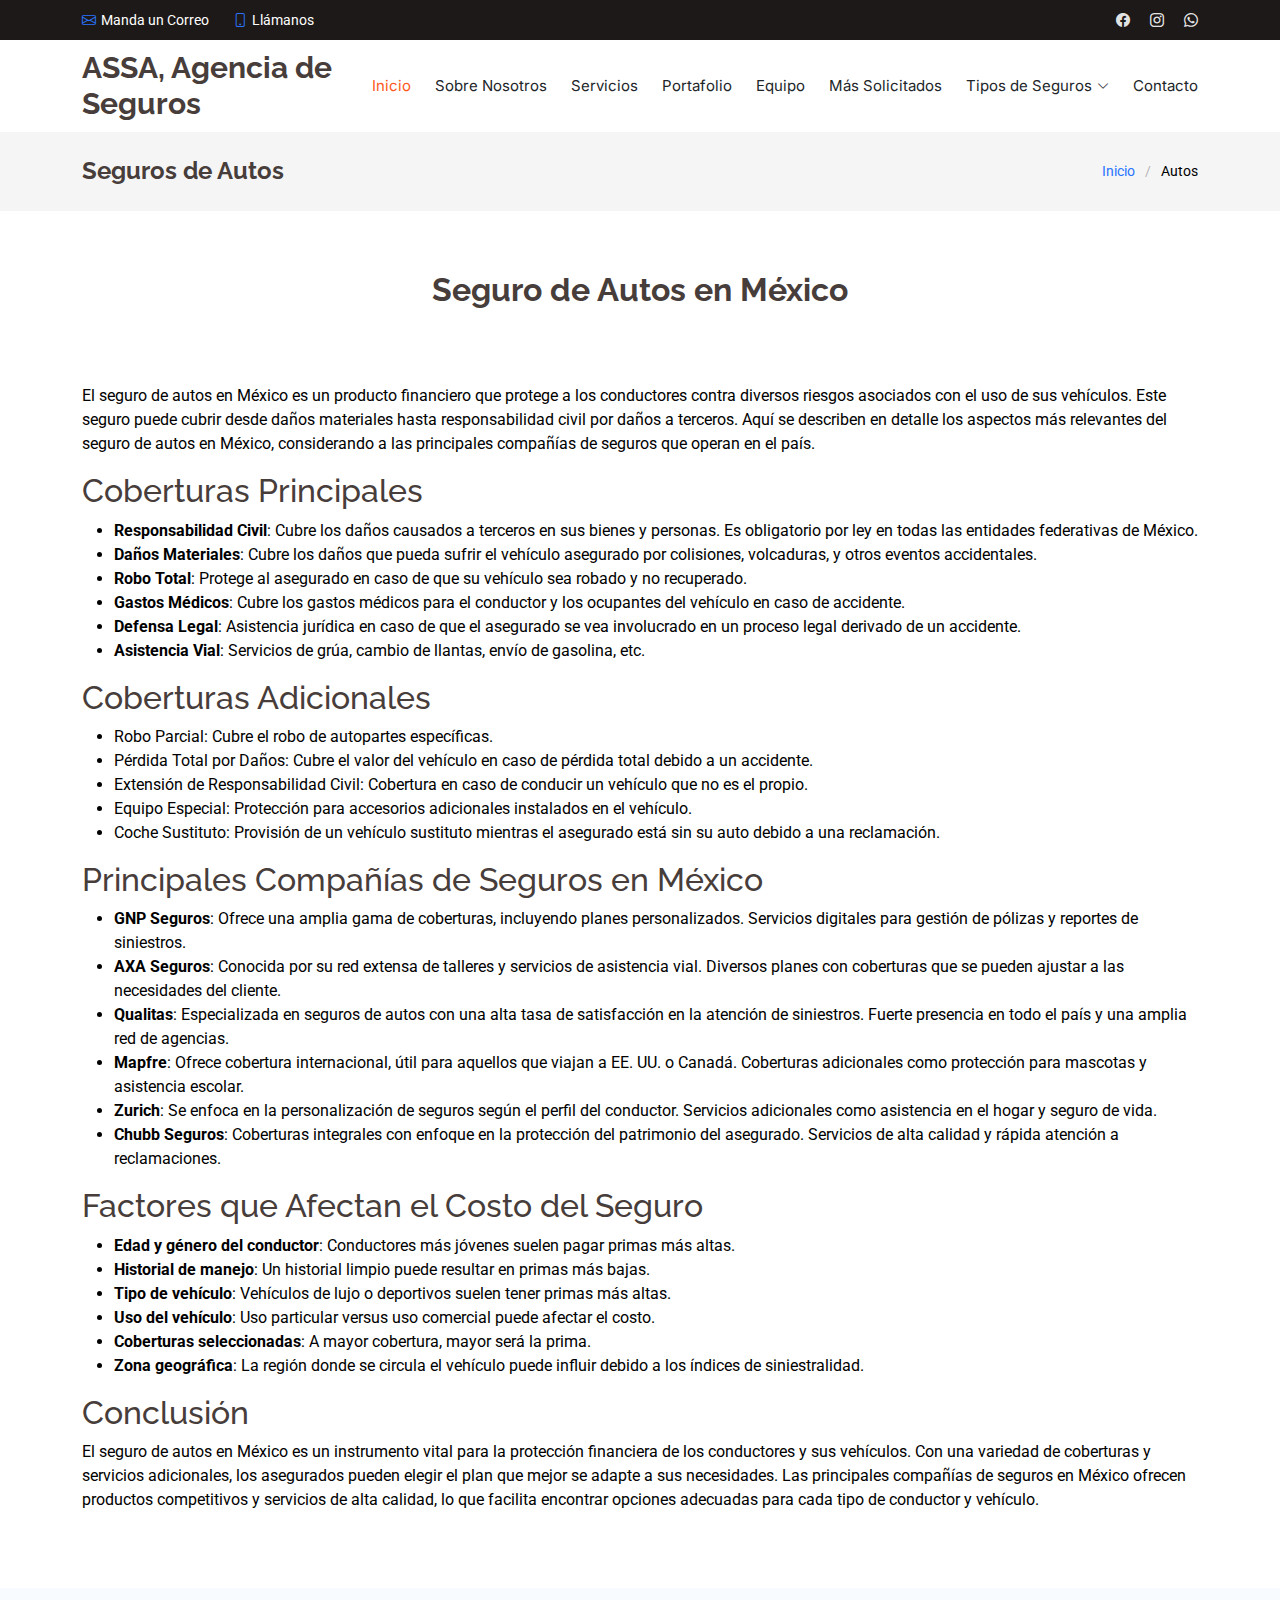
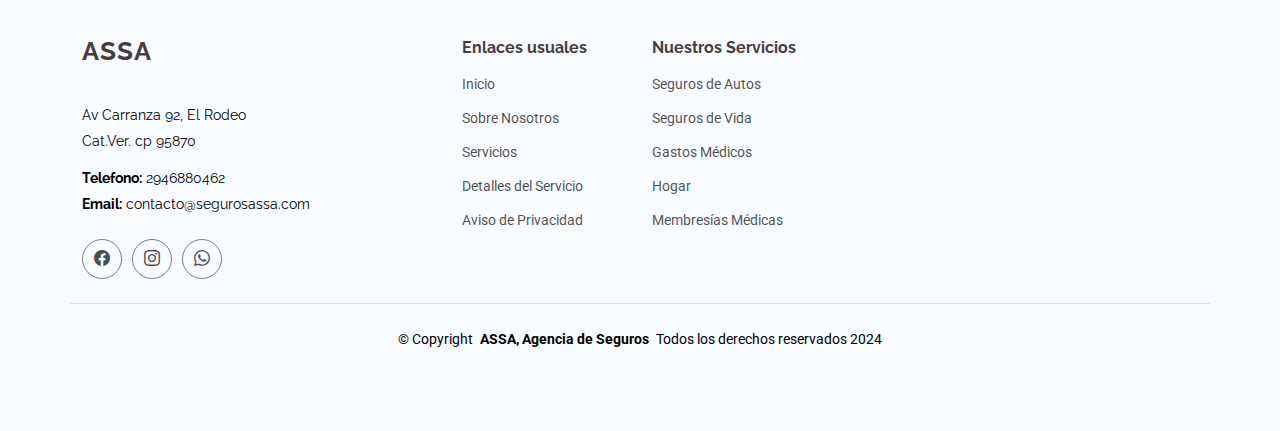
<file: autos.html>
<!DOCTYPE html>
<html lang="en">
  <head>
    <meta charset="utf-8" />
    <meta content="width=device-width, initial-scale=1.0" name="viewport" />
    <title>Autos|ASSA - Agencia de Seguros</title>
    <meta content="" name="description" />
    <meta content="" name="keywords" />

    <!-- Favicons -->
    <link href="assets/img/favicon.png" rel="icon" />
    <link href="assets/img/apple-touch-icon.png" rel="apple-touch-icon" />

    <!-- Fonts -->
    <link href="https://fonts.googleapis.com" rel="preconnect" />
    <link href="https://fonts.gstatic.com" rel="preconnect" crossorigin />
    <link
      href="https://fonts.googleapis.com/css2?family=Roboto:ital,wght@0,100;0,300;0,400;0,500;0,700;0,900;1,100;1,300;1,400;1,500;1,700;1,900&family=Raleway:ital,wght@0,100;0,200;0,300;0,400;0,500;0,600;0,700;0,800;0,900;1,100;1,200;1,300;1,400;1,500;1,600;1,700;1,800;1,900&family=Inter:wght@100;200;300;400;500;600;700;800;900&display=swap"
      rel="stylesheet"
    />

    <!-- Vendor CSS Files -->
    <link
      href="assets/vendor/bootstrap/css/bootstrap.min.css"
      rel="stylesheet"
    />
    <link
      href="assets/vendor/bootstrap-icons/bootstrap-icons.css"
      rel="stylesheet"
    />
    <link href="assets/vendor/aos/aos.css" rel="stylesheet" />
    <link
      href="assets/vendor/glightbox/css/glightbox.min.css"
      rel="stylesheet"
    />
    <link href="assets/vendor/swiper/swiper-bundle.min.css" rel="stylesheet" />

    <!-- Main CSS File -->
    <link href="assets/css/main.css" rel="stylesheet" />

    <!-- =======================================================
  * Template Name: Flexor
  * Template URL: https://bootstrapmade.com/flexor-free-multipurpose-bootstrap-template/
  * Updated: Jun 14 2024 with Bootstrap v5.3.3
  * Author: BootstrapMade.com
  * License: https://bootstrapmade.com/license/
  ======================================================== -->
  </head>

  <body class="starter-page-page">
    <header id="header" class="header sticky-top">
      <div class="topbar d-flex align-items-center">
         <div class="container d-flex justify-content-center justify-content-md-between">
          <div class="contact-info d-flex align-items-center">
            <i class="bi bi-envelope d-flex align-items-center"><a href="mailto:contacto@segurosassa.com">Manda un Correo</a></i>
            <i class="bi bi-phone d-flex align-items-center ms-4"><a href="tel:+2946880462">Llámanos</i>
          </div>
          <div class="social-links d-none d-md-flex align-items-center">
           
            <a href="https://www.facebook.com/agenciaassa" class="facebook"><i class="bi bi-facebook"></i></a>
            <a href="https://www.instagram.com/assa.seguros/" class="instagram"><i class="bi bi-instagram"></i></a>
            <a href="https://wa.me/522941108070?text=hola,%20quisiera%20m%C3%A1s%20informaci%C3%B3n%20de%20..."><i class="bi bi-whatsapp"></i></a>
          </div>
        </div>
      </div><!-- End Top Bar -->

      <div class="branding d-flex align-items-cente">
        <div
          class="container position-relative d-flex align-items-center justify-content-between"
        >
          <a href="index.html" class="logo d-flex align-items-center">
            <!-- Uncomment the line below if you also wish to use an image logo -->
            <!-- <img src="assets/img/logo.png" alt=""> -->
            <h1 class="sitename">ASSA, Agencia de Seguros</h1>
          </a>

          <nav id="navmenu" class="navmenu">
          <ul>
            <li><a href="index.html#hero" class="active">Inicio<br></a></li>
            <li><a href="index.html#about">Sobre Nosotros</a></li>
            <li><a href="index.html#services">Servicios</a></li>
            <li><a href="index.html#portfolio">Portafolio</a></li>
            <li><a href="index.html#team">Equipo</a></li>
            <li><a href="index.html#pricing">Más Solicitados</a></li>
           
            <li class="dropdown"><a href="#"><span>Tipos de Seguros</span> <i class="bi bi-chevron-down toggle-dropdown"></i></a>
              <ul>
                <li><FONT COLOR="d96100">Autos </FONT></li>
                <li class="dropdown"><a href="#"><span>Paquetes Autos</span> <i class="bi bi-chevron-down toggle-dropdown"></i></a>
                  <ul>
                    <li><a href="autos.html">Básica</a></li>
                    <li><a href="autos.html">Limitada</a></li>
                    <li><a href="autos.html">Amplia</a></li>
                    <li><a href="autos.html">Coberturas Accesorias</a></li>
                    <li><a href="autos.html">Flotillas</a></li>
                  </ul>
                </li>
                <li><FONT COLOR="d96100">Vida </FONT></li>
                
                <li class="dropdown"><a href="#"><span>Planes Vida</span> <i class="bi bi-chevron-down toggle-dropdown"></i></a>
                  <ul>
                  <li><a href="vida.html">Ordinario</a></li>
                  <li><a href="vida.html">Escolar</a></li>
                  <li><a href="vida.html">Temporal</a></li>
                  </ul>
                  <li><FONT COLOR="d96100">Gastos Médicos </FONT></li>
                  <li class="dropdown"><a href="#"><span>Planes GM</span> <i class="bi bi-chevron-down toggle-dropdown"></i></a>
                    <ul>
                    <li><a href="gmm.html">Gastos Médicos Mayores</a></li>
                    <li><a href="gmm.html">Membresias Médicas</a></li>
                    <li><a href="gmm.html">Accidentes Personales</a></li>
                    </ul>
                    <li><FONT COLOR="d96100">Hogar </FONT></li>
                <li class="dropdown"><a href="#"><span>Planes Hogar</span> <i class="bi bi-chevron-down toggle-dropdown"></i></a>
                  <ul>
                  <li><a href="hogar.html">Hogar seguro</a></li>
                  <li><a href="hogar.html">Responsabilidad Civil Hogar</a></li>
                  </ul>



              </ul>
            </li>
            <li><a href="index.html#contact">Contacto</a></li>
          </ul>
          <i class="mobile-nav-toggle d-xl-none bi bi-list"></i>
          </nav>
        </div>
      </div>
    </header>

    <main class="main">
      <!-- Page Title -->
      <div class="page-title">
        <div
          class="container d-lg-flex justify-content-between align-items-center"
        >
          <h1 class="mb-2 mb-lg-0">Seguros de Autos</h1>
          <nav class="breadcrumbs">
            <ol>
              <li><a href="index.html">Inicio</a></li>
              <li class="current">Autos</li>
            </ol>
          </nav>
        </div>
      </div>
      <!-- End Page Title -->

      <!-- Starter Section Section -->
      <section id="starter-section" class="starter-section section">
        <!-- Section Title -->
        <div class="container section-title" data-aos="fade-up">
          <h2>Seguro de Autos en México</h2>
          
        </div>
        <!-- End Section Title -->

        <div class="container" data-aos="fade-up">
            
            <p>El seguro de autos en México es un producto financiero que protege a los conductores contra diversos riesgos asociados con el uso de sus vehículos. Este seguro puede cubrir desde daños materiales hasta responsabilidad civil por daños a terceros. Aquí se describen en detalle los aspectos más relevantes del seguro de autos en México, considerando a las principales compañías de seguros que operan en el país.</p>
    
            <h2>Coberturas Principales</h2>
            <ul>
                <li><strong>Responsabilidad Civil</strong>: Cubre los daños causados a terceros en sus bienes y personas. Es obligatorio por ley en todas las entidades federativas de México.</li>
                <li><strong>Daños Materiales</strong>: Cubre los daños que pueda sufrir el vehículo asegurado por colisiones, volcaduras, y otros eventos accidentales.</li>
                <li><strong>Robo Total</strong>: Protege al asegurado en caso de que su vehículo sea robado y no recuperado.</li>
                <li><strong>Gastos Médicos</strong>: Cubre los gastos médicos para el conductor y los ocupantes del vehículo en caso de accidente.</li>
                <li><strong>Defensa Legal</strong>: Asistencia jurídica en caso de que el asegurado se vea involucrado en un proceso legal derivado de un accidente.</li>
                <li><strong>Asistencia Vial</strong>: Servicios de grúa, cambio de llantas, envío de gasolina, etc.</li>
            </ul>
    
            <h2>Coberturas Adicionales</h2>
            <ul>
                <li>Robo Parcial: Cubre el robo de autopartes específicas.</li>
                <li>Pérdida Total por Daños: Cubre el valor del vehículo en caso de pérdida total debido a un accidente.</li>
                <li>Extensión de Responsabilidad Civil: Cobertura en caso de conducir un vehículo que no es el propio.</li>
                <li>Equipo Especial: Protección para accesorios adicionales instalados en el vehículo.</li>
                <li>Coche Sustituto: Provisión de un vehículo sustituto mientras el asegurado está sin su auto debido a una reclamación.</li>
            </ul>
    
            <h2>Principales Compañías de Seguros en México</h2>
            <ul>
                <li><strong>GNP Seguros</strong>: Ofrece una amplia gama de coberturas, incluyendo planes personalizados. Servicios digitales para gestión de pólizas y reportes de siniestros.</li>
                <li><strong>AXA Seguros</strong>: Conocida por su red extensa de talleres y servicios de asistencia vial. Diversos planes con coberturas que se pueden ajustar a las necesidades del cliente.</li>
                <li><strong>Qualitas</strong>: Especializada en seguros de autos con una alta tasa de satisfacción en la atención de siniestros. Fuerte presencia en todo el país y una amplia red de agencias.</li>
                <li><strong>Mapfre</strong>: Ofrece cobertura internacional, útil para aquellos que viajan a EE. UU. o Canadá. Coberturas adicionales como protección para mascotas y asistencia escolar.</li>
                <li><strong>Zurich</strong>: Se enfoca en la personalización de seguros según el perfil del conductor. Servicios adicionales como asistencia en el hogar y seguro de vida.</li>
                <li><strong>Chubb Seguros</strong>: Coberturas integrales con enfoque en la protección del patrimonio del asegurado. Servicios de alta calidad y rápida atención a reclamaciones.</li>
            </ul>
    
            <h2>Factores que Afectan el Costo del Seguro</h2>
            <ul>
                <li><strong>Edad y género del conductor</strong>: Conductores más jóvenes suelen pagar primas más altas.</li>
                <li><strong>Historial de manejo</strong>: Un historial limpio puede resultar en primas más bajas.</li>
                <li><strong>Tipo de vehículo</strong>: Vehículos de lujo o deportivos suelen tener primas más altas.</li>
                <li><strong>Uso del vehículo</strong>: Uso particular versus uso comercial puede afectar el costo.</li>
                <li><strong>Coberturas seleccionadas</strong>: A mayor cobertura, mayor será la prima.</li>
                <li><strong>Zona geográfica</strong>: La región donde se circula el vehículo puede influir debido a los índices de siniestralidad.</li>
            </ul>
    
            <h2>Conclusión</h2>
            <p>El seguro de autos en México es un instrumento vital para la protección financiera de los conductores y sus vehículos. Con una variedad de coberturas y servicios adicionales, los asegurados pueden elegir el plan que mejor se adapte a sus necesidades. Las principales compañías de seguros en México ofrecen productos competitivos y servicios de alta calidad, lo que facilita encontrar opciones adecuadas para cada tipo de conductor y vehículo.</p>
        </div>
        </div>
      </section>
      <!-- /Starter Section Section -->
    </main>

    <footer id="footer" class="footer">
      <div class="container footer-top">
        <div class="row gy-4">
          <div class="col-lg-4 col-md-6 footer-about">
            <a href="index.html" class="logo d-flex align-items-center">
              <span class="sitename">ASSA</span>
            </a>
            <div class="footer-contact pt-3">
              <p>Av Carranza 92, El Rodeo</p>
              <p>Cat.Ver. cp 95870</p>
              <p class="mt-3">
                <strong>Telefono:</strong> <span>2946880462</span>
              </p>
              <p>
                <strong>Email:</strong> <span>contacto@segurosassa.com</span>
              </p>
            </div>
            <div class="social-links d-flex mt-4">
              <a href="https://www.facebook.com/agenciaassa"><i class="bi bi-facebook"></i></a>
              <a href="https://www.instagram.com/assa.seguros/"><i class="bi bi-instagram"></i></a>
              <a href="https://wa.me/522941108070?text=hola,%20quisiera%20m%C3%A1s%20informaci%C3%B3n%20de%20..."><i class="bi bi-whatsapp"></i></a>
            </div>
          </div>

          <div class="col-lg-2 col-md-3 footer-links">
            <h4>Enlaces usuales</h4>
            <ul>
              <li><a href="index.html">Inicio</a></li>
              <li><a href="index.html#about">Sobre Nosotros</a></li>
              <li><a href="index.html#services">Servicios</a></li>
              <li><a href="service-details.html">Detalles del Servicio</a></li>
              <li><a href="aviso-privacidad.html">Aviso de Privacidad</a></li>
            </ul>
          </div>

          <div class="col-lg-2 col-md-3 footer-links">
            <h4>Nuestros Servicios</h4>
            <ul>
              <li><a href="https://assa.clickseguros.online/">Seguros de Autos</a></li>
              <li><a href="https://assa.clickseguros.online/">Seguros de Vida</a></li>
              <li><a href="https://assa.clickseguros.online/">Gastos Médicos</a></li>
              <li><a href="https://assa.clickseguros.online/">Hogar</a></li>
              <li><a href="https://assa.clickseguros.online/">Membresías Médicas</a></li>
            </ul>
          </div>

          
<!--html>
      <div class="col-lg-4 col-md-12 footer-newsletter">
          <h4>Nuestro Boletín de Noticias</h4>
          <p>Suscribete a nuestro Boletín y enterare de lo último en nuestros servicios y promociones!</p>
          <form action="forms/newsletter.php" method="post" class="php-email-form">
            <div class="newsletter-form"><input type="email" name="email"><input type="submit" value="Suscribete"></div>
            <div class="loading">Cargando</div>
            <div class="error-message"></div>
            <div class="sent-message">Su solicitud a sido Enviada. Gracias!</div>
          </form>
        </div></html-->
        </div>
      </div>

      <div class="container copyright text-center mt-4">
        <p>
          © <span>Copyright</span>
          <strong class="px-1 sitename">ASSA, Agencia de Seguros</strong>
          <span>Todos los derechos reservados 2024</span>
        </p>
        <div class="credits">
          <!-- All the links in the footer should remain intact. -->
          <!-- You can delete the links only if you've purchased the pro version. -->
          <!-- Licensing information: https://bootstrapmade.com/license/ -->
          <!-- Purchase the pro version with working PHP/AJAX contact form: [buy-url] -->
        
        </div>
      </div>
    </footer>

    <!-- Scroll Top -->
    <a
      href="#"
      id="scroll-top"
      class="scroll-top d-flex align-items-center justify-content-center"
      ><i class="bi bi-arrow-up-short"></i
    ></a>

    <!-- Preloader -->
    <div id="preloader"></div>

    <!-- Vendor JS Files -->
    <script src="assets/vendor/bootstrap/js/bootstrap.bundle.min.js"></script>
    <script src="assets/vendor/php-email-form/validate.js"></script>
    <script src="assets/vendor/aos/aos.js"></script>
    <script src="assets/vendor/glightbox/js/glightbox.min.js"></script>
    <script src="assets/vendor/swiper/swiper-bundle.min.js"></script>
    <script src="assets/vendor/imagesloaded/imagesloaded.pkgd.min.js"></script>
    <script src="assets/vendor/isotope-layout/isotope.pkgd.min.js"></script>

    <!-- Main JS File -->
    <script src="assets/js/main.js"></script>
  </body>
</html>
</file>
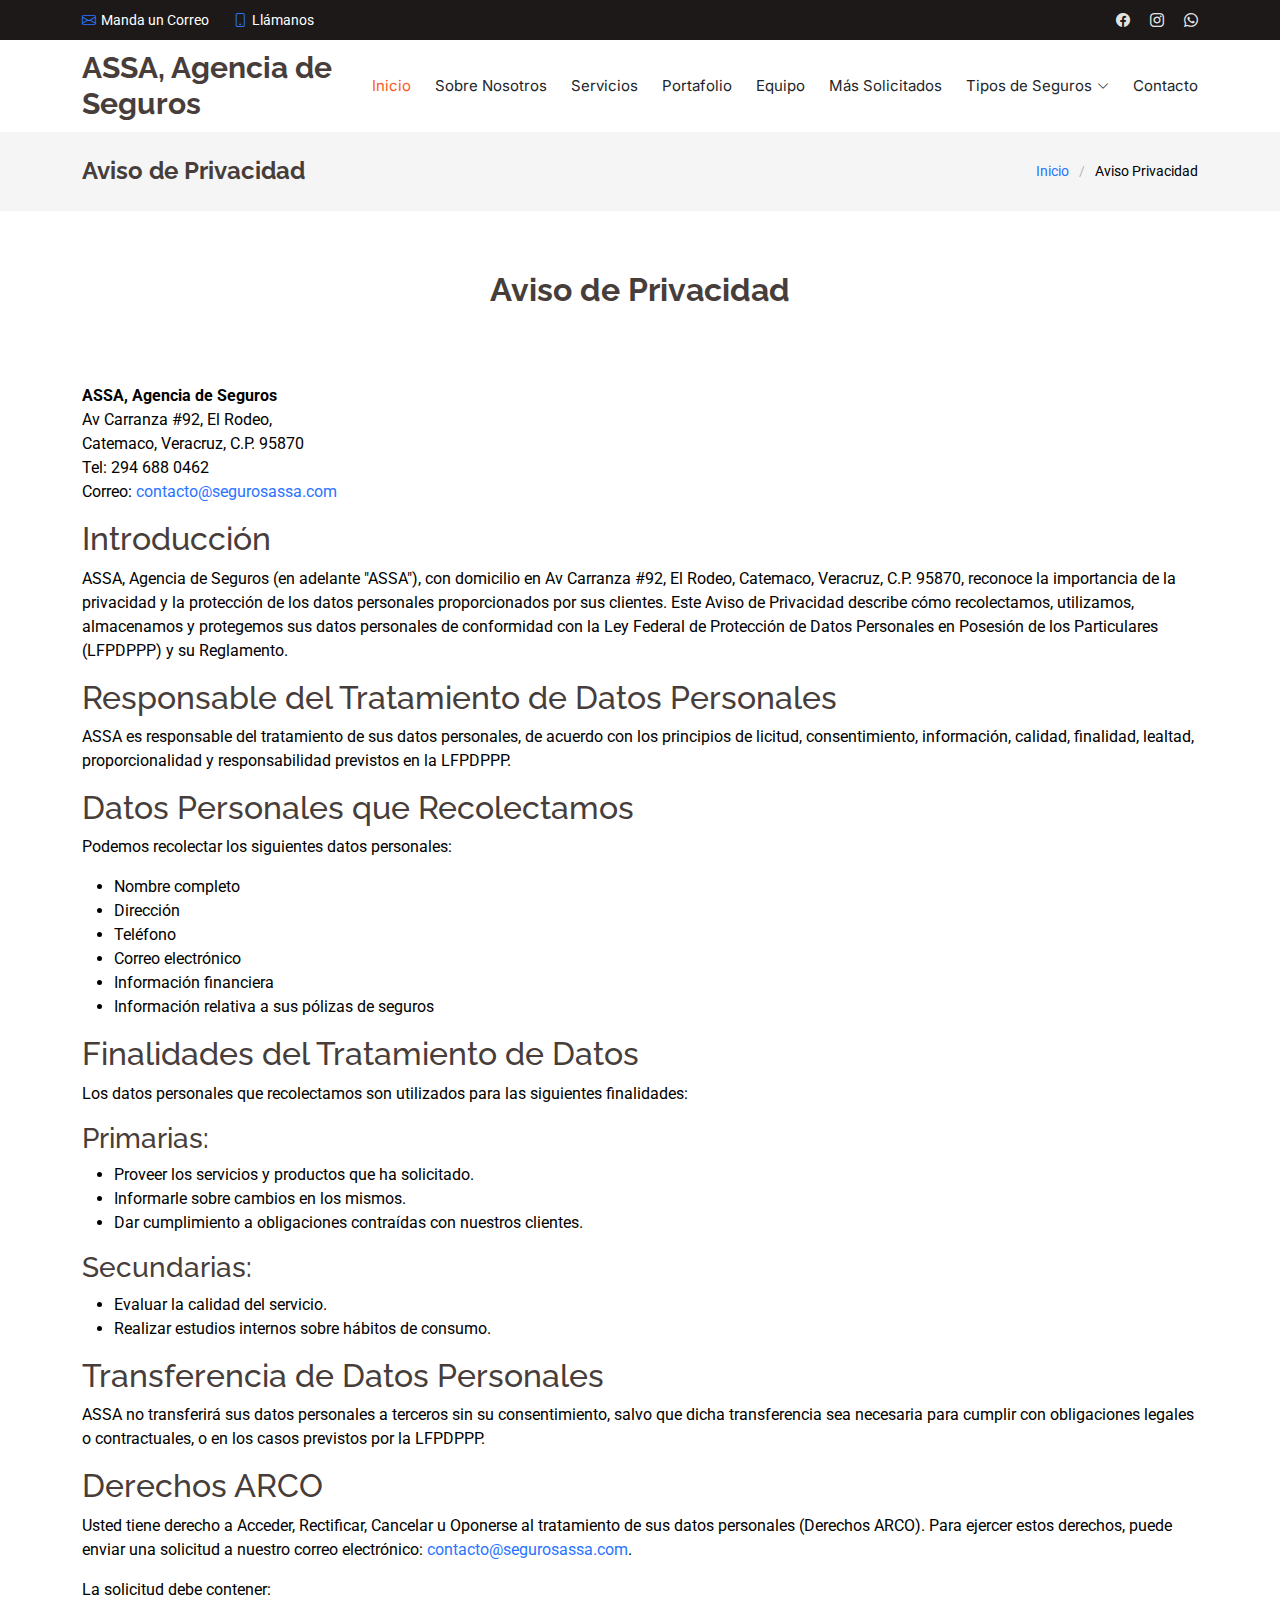
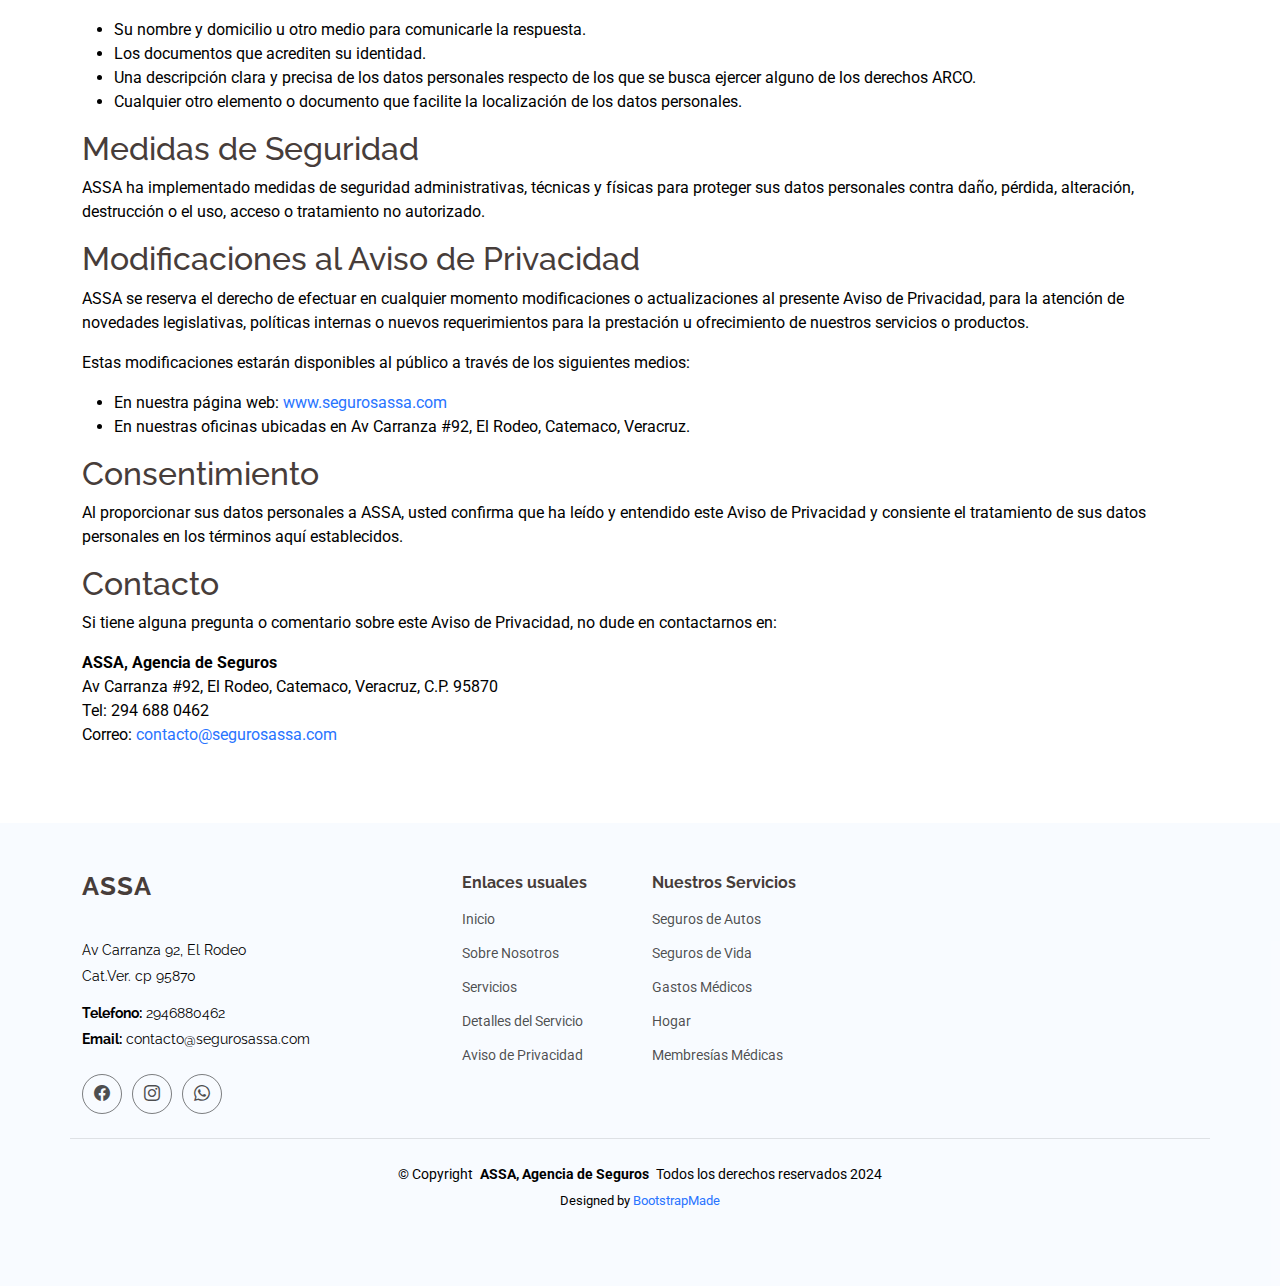
<file: aviso-privacidad.html>
<!DOCTYPE html>
<html lang="en">
  <head>
    <meta charset="utf-8" />
    <meta content="width=device-width, initial-scale=1.0" name="viewport" />
    <title>Aviso Privacidad|ASSA - Agencia de Seguros</title>
    <meta content="" name="description" />
    <meta content="" name="keywords" />

    <!-- Favicons -->
    <link href="assets/img/favicon.png" rel="icon" />
    <link href="assets/img/apple-touch-icon.png" rel="apple-touch-icon" />

    <!-- Fonts -->
    <link href="https://fonts.googleapis.com" rel="preconnect" />
    <link href="https://fonts.gstatic.com" rel="preconnect" crossorigin />
    <link
      href="https://fonts.googleapis.com/css2?family=Roboto:ital,wght@0,100;0,300;0,400;0,500;0,700;0,900;1,100;1,300;1,400;1,500;1,700;1,900&family=Raleway:ital,wght@0,100;0,200;0,300;0,400;0,500;0,600;0,700;0,800;0,900;1,100;1,200;1,300;1,400;1,500;1,600;1,700;1,800;1,900&family=Inter:wght@100;200;300;400;500;600;700;800;900&display=swap"
      rel="stylesheet"
    />

    <!-- Vendor CSS Files -->
    <link
      href="assets/vendor/bootstrap/css/bootstrap.min.css"
      rel="stylesheet"
    />
    <link
      href="assets/vendor/bootstrap-icons/bootstrap-icons.css"
      rel="stylesheet"
    />
    <link href="assets/vendor/aos/aos.css" rel="stylesheet" />
    <link
      href="assets/vendor/glightbox/css/glightbox.min.css"
      rel="stylesheet"
    />
    <link href="assets/vendor/swiper/swiper-bundle.min.css" rel="stylesheet" />

    <!-- Main CSS File -->
    <link href="assets/css/main.css" rel="stylesheet" />

    <!-- =======================================================
  * Template Name: Flexor
  * Template URL: https://bootstrapmade.com/flexor-free-multipurpose-bootstrap-template/
  * Updated: Jun 14 2024 with Bootstrap v5.3.3
  * Author: BootstrapMade.com
  * License: https://bootstrapmade.com/license/
  ======================================================== -->
  </head>

  <body class="starter-page-page">
    <header id="header" class="header sticky-top">
      <div class="topbar d-flex align-items-center">
         <div class="container d-flex justify-content-center justify-content-md-between">
          <div class="contact-info d-flex align-items-center">
            <i class="bi bi-envelope d-flex align-items-center"><a href="mailto:contacto@segurosassa.com">Manda un Correo</a></i>
            <i class="bi bi-phone d-flex align-items-center ms-4"><a href="tel:+2946880462">Llámanos</i>
          </div>
          <div class="social-links d-none d-md-flex align-items-center">
           
            <a href="https://www.facebook.com/agenciaassa" class="facebook"><i class="bi bi-facebook"></i></a>
            <a href="https://www.instagram.com/assa.seguros/" class="instagram"><i class="bi bi-instagram"></i></a>
            <a href="https://wa.me/522941108070?text=hola,%20quisiera%20m%C3%A1s%20informaci%C3%B3n%20de%20..."><i class="bi bi-whatsapp"></i></a>
          </div>
        </div>
      </div><!-- End Top Bar -->

      <div class="branding d-flex align-items-cente">
        <div
          class="container position-relative d-flex align-items-center justify-content-between"
        >
          <a href="index.html" class="logo d-flex align-items-center">
            <!-- Uncomment the line below if you also wish to use an image logo -->
            <!-- <img src="assets/img/logo.png" alt=""> -->
            <h1 class="sitename">ASSA, Agencia de Seguros</h1>
          </a>

          <nav id="navmenu" class="navmenu">
          <ul>
            <li><a href="index.html#hero" class="active">Inicio<br></a></li>
            <li><a href="index.html#about">Sobre Nosotros</a></li>
            <li><a href="index.html#services">Servicios</a></li>
            <li><a href="index.html#portfolio">Portafolio</a></li>
            <li><a href="index.html#team">Equipo</a></li>
            <li><a href="index.html#pricing">Más Solicitados</a></li>
            
            <li class="dropdown"><a href="#"><span>Tipos de Seguros</span> <i class="bi bi-chevron-down toggle-dropdown"></i></a>
              <ul>
                <li><FONT COLOR="d96100">Autos </FONT></li>
                <li class="dropdown"><a href="#"><span>Paquetes Autos</span> <i class="bi bi-chevron-down toggle-dropdown"></i></a>
                  <ul>
                    <li><a href="autos.html">Básica</a></li>
                    <li><a href="autos.html">Limitada</a></li>
                    <li><a href="autos.html">Amplia</a></li>
                    <li><a href="autos.html">Coberturas Accesorias</a></li>
                    <li><a href="autos.html">Flotillas</a></li>
                  </ul>
                </li>
                <li><FONT COLOR="d96100">Vida </FONT></li>
                
                <li class="dropdown"><a href="#"><span>Planes Vida</span> <i class="bi bi-chevron-down toggle-dropdown"></i></a>
                  <ul>
                  <li><a href="vida.html">Ordinario</a></li>
                  <li><a href="vida.html">Escolar</a></li>
                  <li><a href="vida.html">Temporal</a></li>
                  </ul>
                  <li><FONT COLOR="d96100">Gastos Médicos </FONT></li>
                  <li class="dropdown"><a href="#"><span>Planes GM</span> <i class="bi bi-chevron-down toggle-dropdown"></i></a>
                    <ul>
                    <li><a href="gmm.html">Gastos Médicos Mayores</a></li>
                    <li><a href="gmm.html">Membresias Médicas</a></li>
                    <li><a href="gmm.html">Accidentes Personales</a></li>
                    </ul>
                    <li><FONT COLOR="d96100">Hogar </FONT></li>
                <li class="dropdown"><a href="#"><span>Planes Hogar</span> <i class="bi bi-chevron-down toggle-dropdown"></i></a>
                  <ul>
                  <li><a href="hogar.html">Hogar seguro</a></li>
                  <li><a href="hogar.html">Responsabilidad Civil Hogar</a></li>
                  </ul>



              </ul>
            </li>
            <li><a href="index.html#contact">Contacto</a></li>
          </ul>
          <i class="mobile-nav-toggle d-xl-none bi bi-list"></i>
          </nav>
        </div>
      </div>
    </header>

    <main class="main">
      <!-- Page Title -->
      <div class="page-title">
        <div
          class="container d-lg-flex justify-content-between align-items-center"
        >
          <h1 class="mb-2 mb-lg-0">Aviso de Privacidad</h1>
          <nav class="breadcrumbs">
            <ol>
              <li><a href="index.html">Inicio</a></li>
              <li class="current">Aviso Privacidad</li>
            </ol>
          </nav>
        </div>
      </div>
      <!-- End Page Title -->

      <!-- Starter Section Section -->
      <section id="starter-section" class="starter-section section">
        <!-- Section Title -->
        <div class="container section-title" data-aos="fade-up">
          <h2>Aviso de Privacidad</h2>
        </div>
        <!-- End Section Title -->

        <div class="container" data-aos="fade-up">  
         
    <p><strong>ASSA, Agencia de Seguros</strong><br>
    Av Carranza #92, El Rodeo,<br>
    Catemaco, Veracruz, C.P. 95870<br>
    Tel: 294 688 0462<br>
    Correo: <a href="mailto:contacto@segurosassa.com">contacto@segurosassa.com</a></p>
    
    <h2>Introducción</h2>
    <p>ASSA, Agencia de Seguros (en adelante "ASSA"), con domicilio en Av Carranza #92, El Rodeo, Catemaco, Veracruz, C.P. 95870, reconoce la importancia de la privacidad y la protección de los datos personales proporcionados por sus clientes. Este Aviso de Privacidad describe cómo recolectamos, utilizamos, almacenamos y protegemos sus datos personales de conformidad con la Ley Federal de Protección de Datos Personales en Posesión de los Particulares (LFPDPPP) y su Reglamento.</p>
    
    <h2>Responsable del Tratamiento de Datos Personales</h2>
    <p>ASSA es responsable del tratamiento de sus datos personales, de acuerdo con los principios de licitud, consentimiento, información, calidad, finalidad, lealtad, proporcionalidad y responsabilidad previstos en la LFPDPPP.</p>
    
    <h2>Datos Personales que Recolectamos</h2>
    <p>Podemos recolectar los siguientes datos personales:</p>
    <ul>
        <li>Nombre completo</li>
        <li>Dirección</li>
        <li>Teléfono</li>
        <li>Correo electrónico</li>
        <li>Información financiera</li>
        <li>Información relativa a sus pólizas de seguros</li>
    </ul>
    
    <h2>Finalidades del Tratamiento de Datos</h2>
    <p>Los datos personales que recolectamos son utilizados para las siguientes finalidades:</p>
    <h3>Primarias:</h3>
    <ul>
        <li>Proveer los servicios y productos que ha solicitado.</li>
        <li>Informarle sobre cambios en los mismos.</li>
        <li>Dar cumplimiento a obligaciones contraídas con nuestros clientes.</li>
    </ul>
    <h3>Secundarias:</h3>
    <ul>
        <li>Evaluar la calidad del servicio.</li>
        <li>Realizar estudios internos sobre hábitos de consumo.</li>
    </ul>
    
    <h2>Transferencia de Datos Personales</h2>
    <p>ASSA no transferirá sus datos personales a terceros sin su consentimiento, salvo que dicha transferencia sea necesaria para cumplir con obligaciones legales o contractuales, o en los casos previstos por la LFPDPPP.</p>
    
    <h2>Derechos ARCO</h2>
    <p>Usted tiene derecho a Acceder, Rectificar, Cancelar u Oponerse al tratamiento de sus datos personales (Derechos ARCO). Para ejercer estos derechos, puede enviar una solicitud a nuestro correo electrónico: <a href="mailto:contacto@segurosassa.com">contacto@segurosassa.com</a>.</p>
    <p>La solicitud debe contener:</p>
    <ul>
        <li>Su nombre y domicilio u otro medio para comunicarle la respuesta.</li>
        <li>Los documentos que acrediten su identidad.</li>
        <li>Una descripción clara y precisa de los datos personales respecto de los que se busca ejercer alguno de los derechos ARCO.</li>
        <li>Cualquier otro elemento o documento que facilite la localización de los datos personales.</li>
    </ul>
    
    <h2>Medidas de Seguridad</h2>
    <p>ASSA ha implementado medidas de seguridad administrativas, técnicas y físicas para proteger sus datos personales contra daño, pérdida, alteración, destrucción o el uso, acceso o tratamiento no autorizado.</p>
    
    <h2>Modificaciones al Aviso de Privacidad</h2>
    <p>ASSA se reserva el derecho de efectuar en cualquier momento modificaciones o actualizaciones al presente Aviso de Privacidad, para la atención de novedades legislativas, políticas internas o nuevos requerimientos para la prestación u ofrecimiento de nuestros servicios o productos.</p>
    <p>Estas modificaciones estarán disponibles al público a través de los siguientes medios:</p>
    <ul>
        <li>En nuestra página web: <a href="http://www.segurosassa.com">www.segurosassa.com</a></li>
        <li>En nuestras oficinas ubicadas en Av Carranza #92, El Rodeo, Catemaco, Veracruz.</li>
    </ul>
    
    <h2>Consentimiento</h2>
    <p>Al proporcionar sus datos personales a ASSA, usted confirma que ha leído y entendido este Aviso de Privacidad y consiente el tratamiento de sus datos personales en los términos aquí establecidos.</p>
    
    <h2>Contacto</h2>
    <p>Si tiene alguna pregunta o comentario sobre este Aviso de Privacidad, no dude en contactarnos en:</p>
    <p><strong>ASSA, Agencia de Seguros</strong><br>
    Av Carranza #92, El Rodeo, Catemaco, Veracruz, C.P. 95870<br>
    Tel: 294 688 0462<br>
    Correo: <a href="mailto:contacto@segurosassa.com">contacto@segurosassa.com</a></p>
        </div>
      </section>
      <!-- /Starter Section Section -->
    </main>

    <footer id="footer" class="footer">
      <div class="container footer-top">
        <div class="row gy-4">
          <div class="col-lg-4 col-md-6 footer-about">
            <a href="index.html" class="logo d-flex align-items-center">
              <span class="sitename">ASSA</span>
            </a>
            <div class="footer-contact pt-3">
              <p>Av Carranza 92, El Rodeo</p>
              <p>Cat.Ver. cp 95870</p>
              <p class="mt-3">
                <strong>Telefono:</strong> <span>2946880462</span>
              </p>
              <p>
                <strong>Email:</strong> <span>contacto@segurosassa.com</span>
              </p>
            </div>
            <div class="social-links d-flex mt-4">
              <a href="https://www.facebook.com/agenciaassa"><i class="bi bi-facebook"></i></a>
              <a href="https://www.instagram.com/assa.seguros/"><i class="bi bi-instagram"></i></a>
              <a href="https://wa.me/522941108070?text=hola,%20quisiera%20m%C3%A1s%20informaci%C3%B3n%20de%20..."><i class="bi bi-whatsapp"></i></a>
            </div>
          </div>

          <div class="col-lg-2 col-md-3 footer-links">
            <h4>Enlaces usuales</h4>
            <ul>
              <li><a href="index.html">Inicio</a></li>
              <li><a href="index.html#about">Sobre Nosotros</a></li>
              <li><a href="index.html#services">Servicios</a></li>
              <li><a href="service-details.html">Detalles del Servicio</a></li>
              <li><a href="#">Aviso de Privacidad</a></li>
            </ul>
          </div>

          <div class="col-lg-2 col-md-3 footer-links">
            <h4>Nuestros Servicios</h4>
            <ul>
              <li><a href="https://assa.clickseguros.online/">Seguros de Autos</a></li>
              <li><a href="https://assa.clickseguros.online/">Seguros de Vida</a></li>
              <li><a href="https://assa.clickseguros.online/">Gastos Médicos</a></li>
              <li><a href="https://assa.clickseguros.online/">Hogar</a></li>
              <li><a href="https://assa.clickseguros.online/">Membresías Médicas</a></li>
            </ul>
          </div>

          
<!--html>
      <div class="col-lg-4 col-md-12 footer-newsletter">
          <h4>Nuestro Boletín de Noticias</h4>
          <p>Suscribete a nuestro Boletín y enterare de lo último en nuestros servicios y promociones!</p>
          <form action="forms/newsletter.php" method="post" class="php-email-form">
            <div class="newsletter-form"><input type="email" name="email"><input type="submit" value="Suscribete"></div>
            <div class="loading">Cargando</div>
            <div class="error-message"></div>
            <div class="sent-message">Su solicitud a sido Enviada. Gracias!</div>
          </form>
        </div></html-->
        </div>
      </div>

      <div class="container copyright text-center mt-4">
        <p>
          © <span>Copyright</span>
          <strong class="px-1 sitename">ASSA, Agencia de Seguros</strong>
          <span>Todos los derechos reservados 2024</span>
        </p>
        <div class="credits">
          <!-- All the links in the footer should remain intact. -->
          <!-- You can delete the links only if you've purchased the pro version. -->
          <!-- Licensing information: https://bootstrapmade.com/license/ -->
          <!-- Purchase the pro version with working PHP/AJAX contact form: [buy-url] -->
          Designed by <a href="https://bootstrapmade.com/">BootstrapMade</a>
        </div>
      </div>
    </footer>

    <!-- Scroll Top -->
    <a
      href="#"
      id="scroll-top"
      class="scroll-top d-flex align-items-center justify-content-center"
      ><i class="bi bi-arrow-up-short"></i
    ></a>

    <!-- Preloader -->
    <div id="preloader"></div>

    <!-- Vendor JS Files -->
    <script src="assets/vendor/bootstrap/js/bootstrap.bundle.min.js"></script>
    <script src="assets/vendor/php-email-form/validate.js"></script>
    <script src="assets/vendor/aos/aos.js"></script>
    <script src="assets/vendor/glightbox/js/glightbox.min.js"></script>
    <script src="assets/vendor/swiper/swiper-bundle.min.js"></script>
    <script src="assets/vendor/imagesloaded/imagesloaded.pkgd.min.js"></script>
    <script src="assets/vendor/isotope-layout/isotope.pkgd.min.js"></script>

    <!-- Main JS File -->
    <script src="assets/js/main.js"></script>
  </body>
</html>
</file>
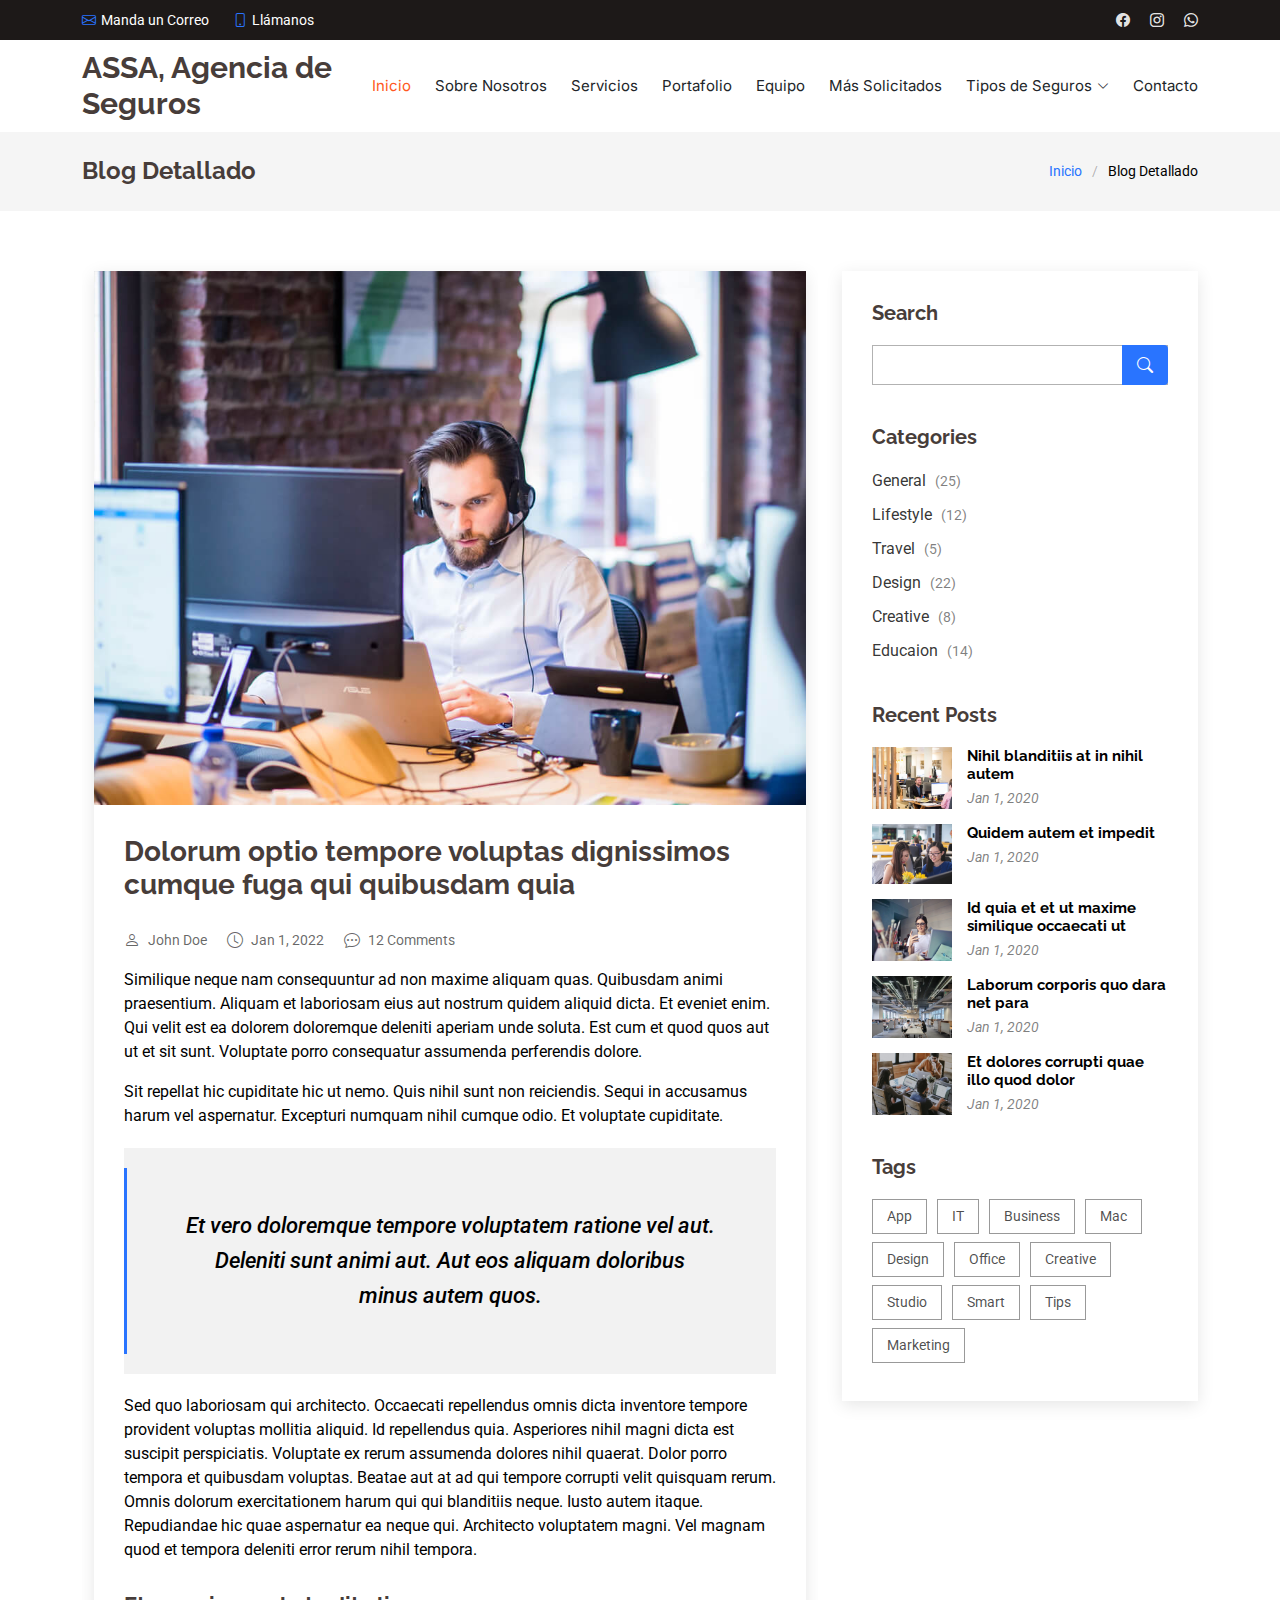
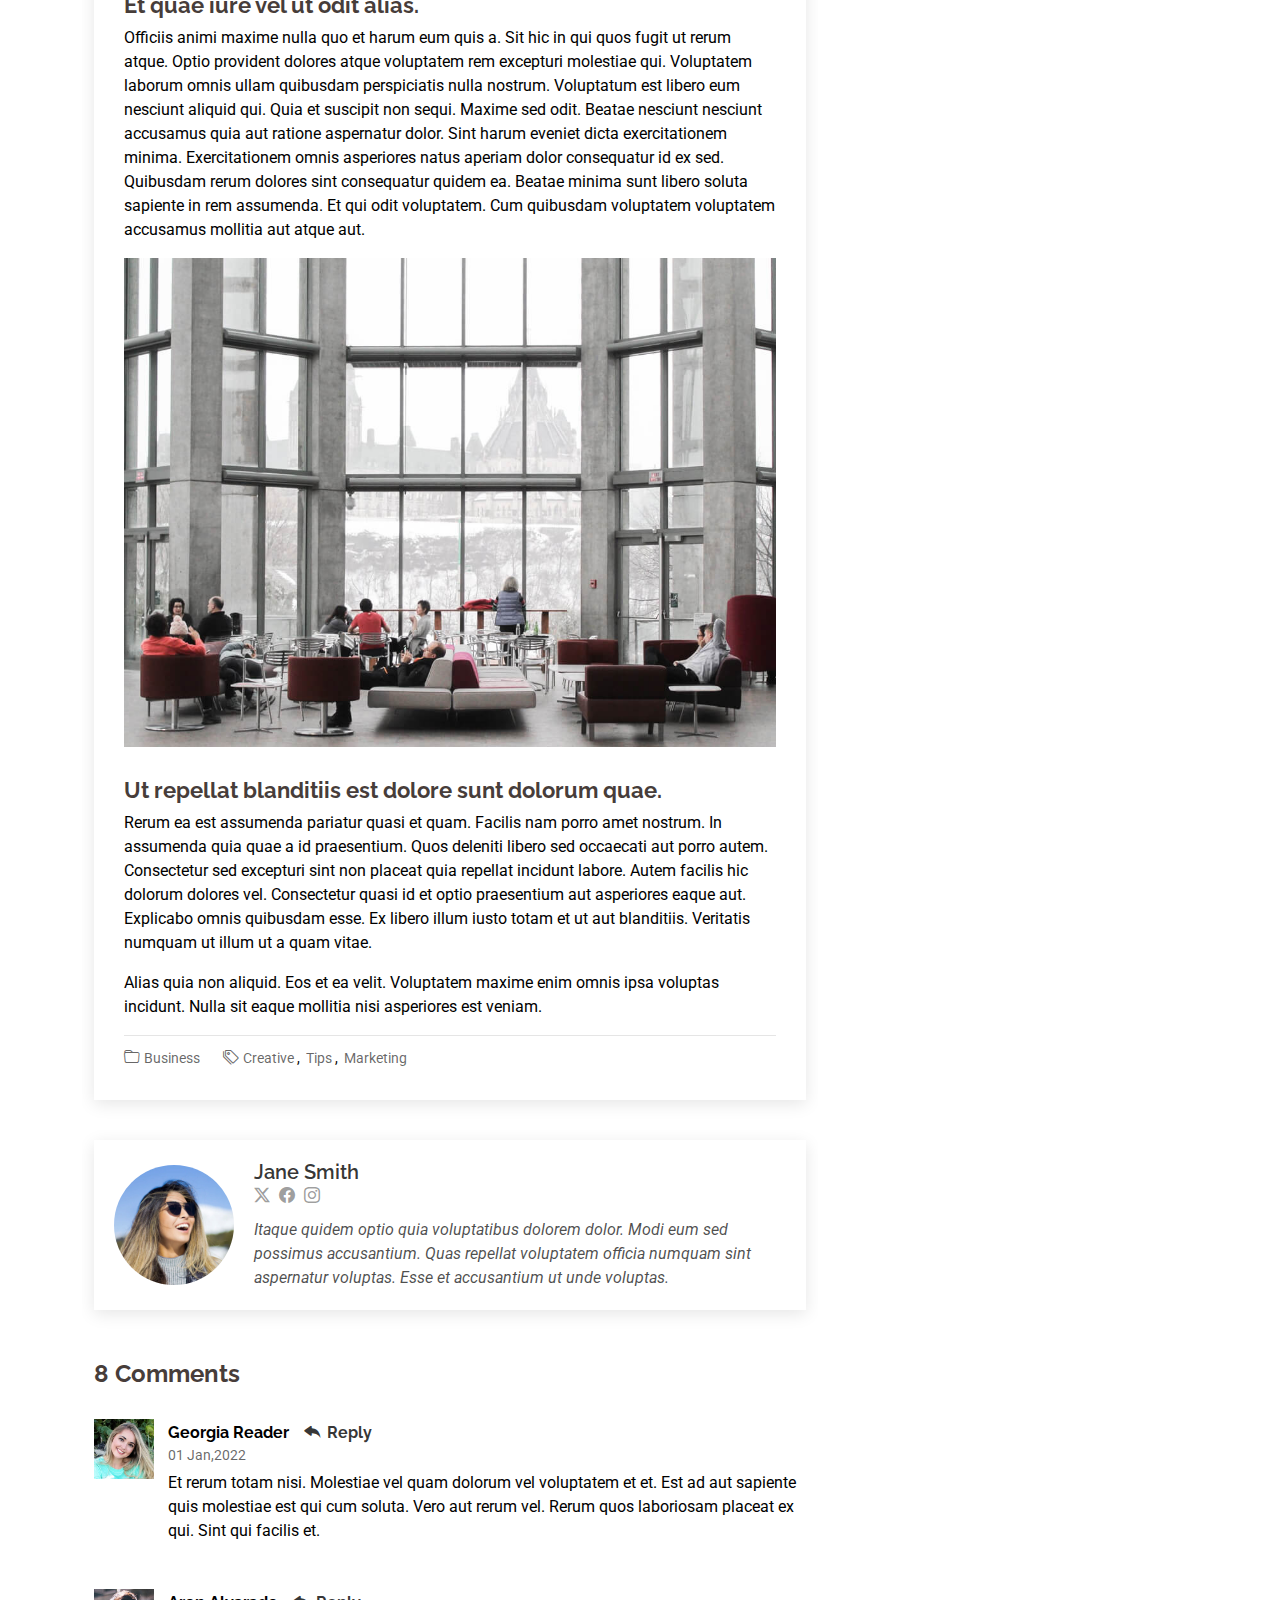
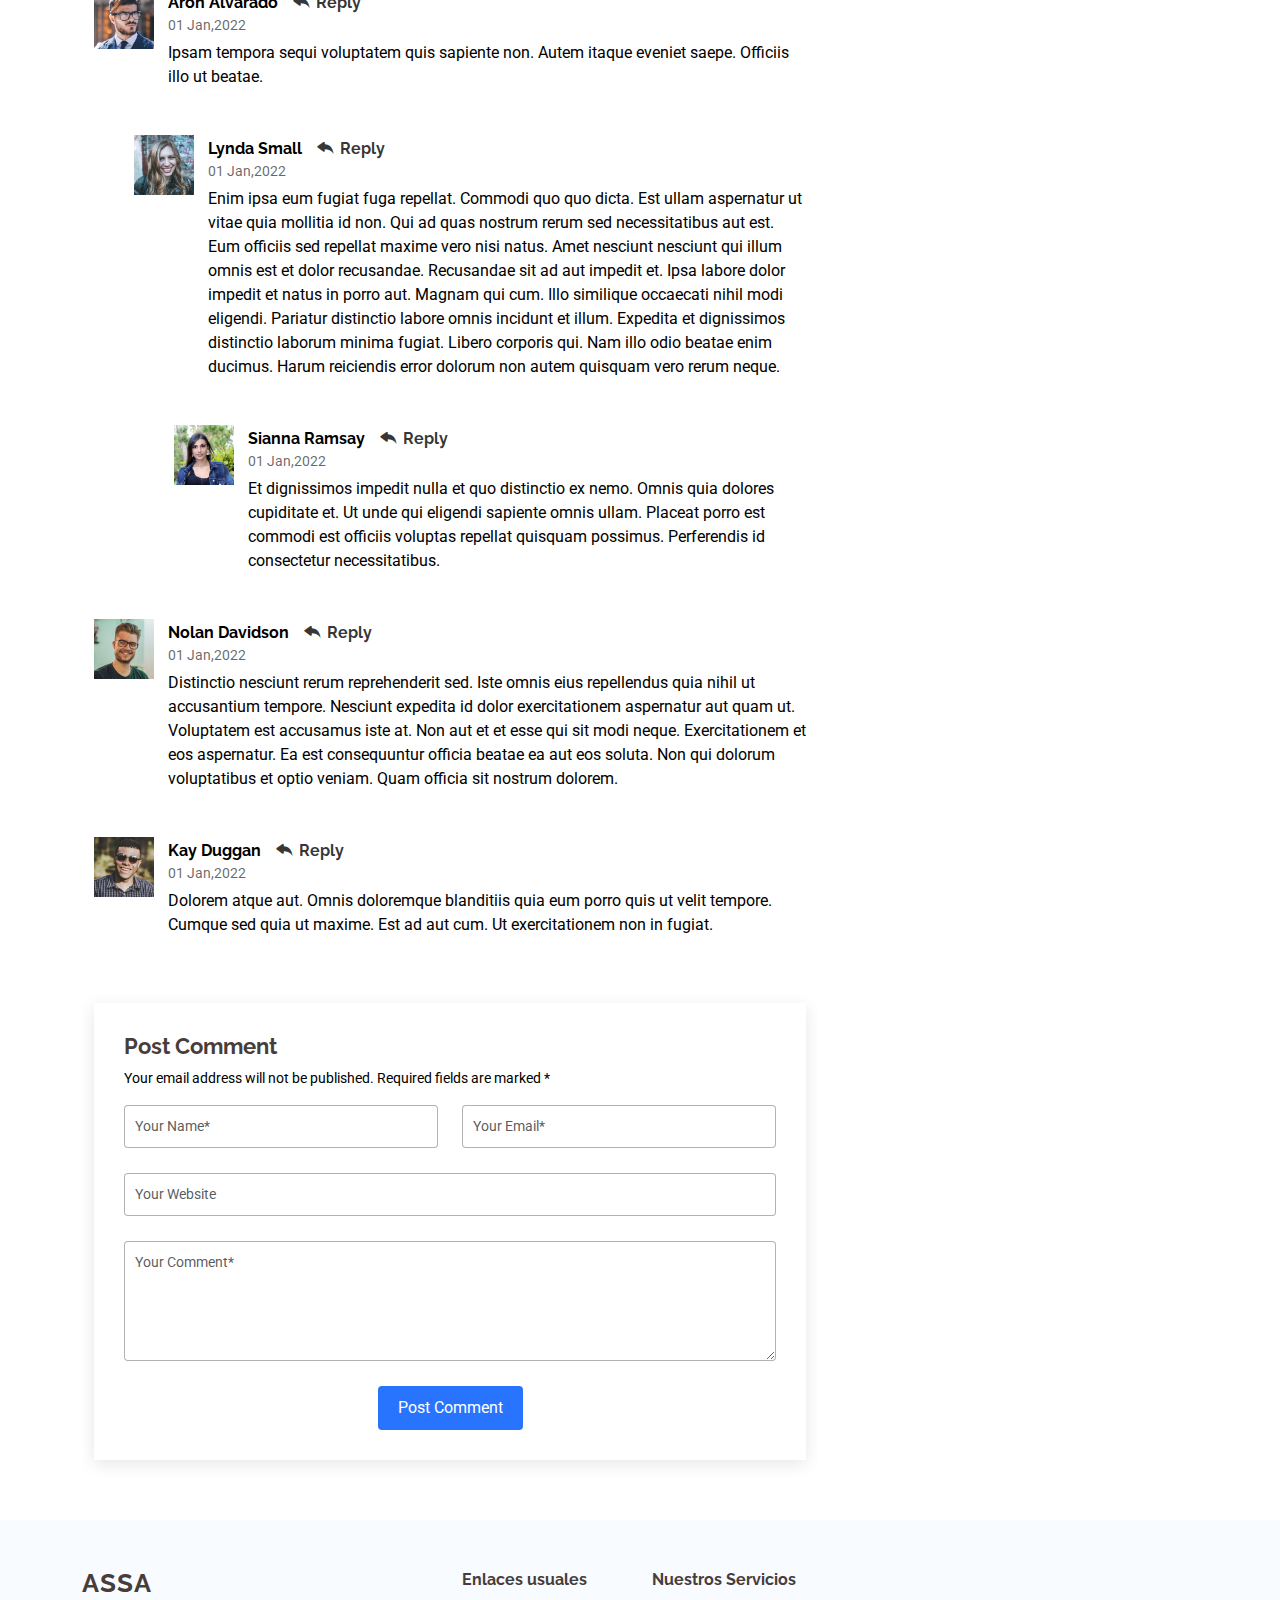
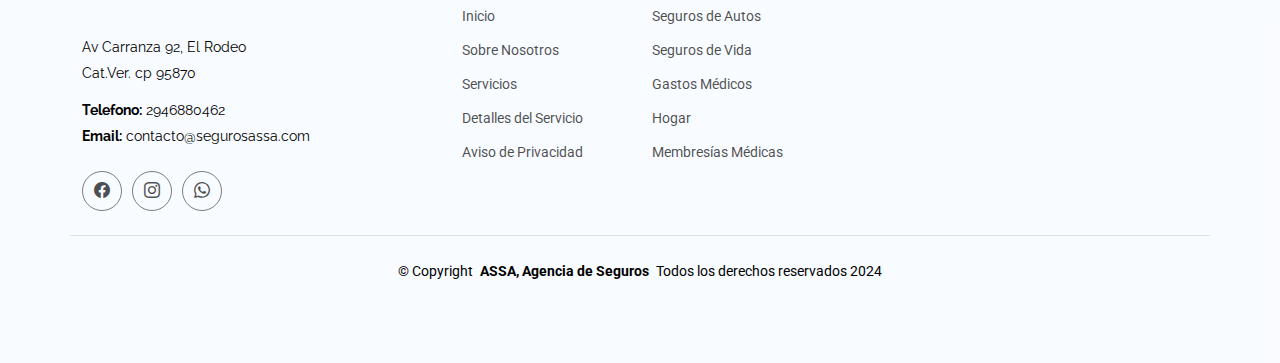
<file: blog-details.html>
<!DOCTYPE html>
<html lang="en">

<head>
  <meta charset="utf-8">
  <meta content="width=device-width, initial-scale=1.0" name="viewport">
  <title>Detalles Blog|ASSA - Agencia de Seguros</title>
  <meta content="" name="description">
  <meta content="" name="keywords">

  <!-- Favicons -->
  <link href="assets/img/favicon.png" rel="icon">
  <link href="assets/img/apple-touch-icon.png" rel="apple-touch-icon">

  <!-- Fonts -->
  <link href="https://fonts.googleapis.com" rel="preconnect">
  <link href="https://fonts.gstatic.com" rel="preconnect" crossorigin>
  <link href="https://fonts.googleapis.com/css2?family=Roboto:ital,wght@0,100;0,300;0,400;0,500;0,700;0,900;1,100;1,300;1,400;1,500;1,700;1,900&family=Raleway:ital,wght@0,100;0,200;0,300;0,400;0,500;0,600;0,700;0,800;0,900;1,100;1,200;1,300;1,400;1,500;1,600;1,700;1,800;1,900&family=Inter:wght@100;200;300;400;500;600;700;800;900&display=swap" rel="stylesheet">

  <!-- Vendor CSS Files -->
  <link href="assets/vendor/bootstrap/css/bootstrap.min.css" rel="stylesheet">
  <link href="assets/vendor/bootstrap-icons/bootstrap-icons.css" rel="stylesheet">
  <link href="assets/vendor/aos/aos.css" rel="stylesheet">
  <link href="assets/vendor/glightbox/css/glightbox.min.css" rel="stylesheet">
  <link href="assets/vendor/swiper/swiper-bundle.min.css" rel="stylesheet">

  <!-- Main CSS File -->
  <link href="assets/css/main.css" rel="stylesheet">

  <!-- =======================================================
  * Template Name: Flexor
  * Template URL: https://bootstrapmade.com/flexor-free-multipurpose-bootstrap-template/
  * Updated: Jun 14 2024 with Bootstrap v5.3.3
  * Author: BootstrapMade.com
  * License: https://bootstrapmade.com/license/
  ======================================================== -->
</head>

<body class="blog-details-page">

  <header id="header" class="header sticky-top">

    <div class="topbar d-flex align-items-center">
      <div class="container d-flex justify-content-center justify-content-md-between">
        <div class="contact-info d-flex align-items-center">
          <i class="bi bi-envelope d-flex align-items-center"><a href="mailto:contacto@segurosassa.com">Manda un Correo</a></i>
          <i class="bi bi-phone d-flex align-items-center ms-4"><a href="tel:+2946880462">Llámanos</i>
        </div>
        <div class="social-links d-none d-md-flex align-items-center">
         
          <a href="https://www.facebook.com/agenciaassa" class="facebook"><i class="bi bi-facebook"></i></a>
          <a href="https://www.instagram.com/assa.seguros/" class="instagram"><i class="bi bi-instagram"></i></a>
          <a href="https://wa.me/522941108070?text=hola,%20quisiera%20m%C3%A1s%20informaci%C3%B3n%20de%20..."><i class="bi bi-whatsapp"></i></a>
        </div>
      </div>
    </div><!-- End Top Bar -->

    <div class="branding d-flex align-items-cente">

      <div class="container position-relative d-flex align-items-center justify-content-between">
        <a href="index.html" class="logo d-flex align-items-center">
          <!-- Uncomment the line below if you also wish to use an image logo -->
          <!-- <img src="assets/img/logo.png" alt=""> -->
          <h1 class="sitename">ASSA, Agencia de Seguros</h1>
        </a>

        <nav id="navmenu" class="navmenu">
          <ul>
            <li><a href="index.html#hero" class="active">Inicio<br></a></li>
            <li><a href="index.html#about">Sobre Nosotros</a></li>
            <li><a href="index.html#services">Servicios</a></li>
            <li><a href="index.html#portfolio">Portafolio</a></li>
            <li><a href="index.html#team">Equipo</a></li>
            <li><a href="index.html#pricing">Más Solicitados</a></li>
            
            <li class="dropdown"><a href="#"><span>Tipos de Seguros</span> <i class="bi bi-chevron-down toggle-dropdown"></i></a>
              <ul>
                <li><FONT COLOR="d96100">Autos </FONT></li>
                <li class="dropdown"><a href="#"><span>Paquetes Autos</span> <i class="bi bi-chevron-down toggle-dropdown"></i></a>
                  <ul>
                    <li><a href="autos.html">Básica</a></li>
                    <li><a href="autos.html">Limitada</a></li>
                    <li><a href="autos.html">Amplia</a></li>
                    <li><a href="autos.html">Coberturas Accesorias</a></li>
                    <li><a href="autos.html">Flotillas</a></li>
                  </ul>
                </li>
                <li><FONT COLOR="d96100">Vida </FONT></li>
                
                <li class="dropdown"><a href="#"><span>Planes Vida</span> <i class="bi bi-chevron-down toggle-dropdown"></i></a>
                  <ul>
                  <li><a href="vida.html">Ordinario</a></li>
                  <li><a href="vida.html">Escolar</a></li>
                  <li><a href="vida.html">Temporal</a></li>
                  </ul>
                  <li><FONT COLOR="d96100">Gastos Médicos </FONT></li>
                  <li class="dropdown"><a href="#"><span>Planes GM</span> <i class="bi bi-chevron-down toggle-dropdown"></i></a>
                    <ul>
                    <li><a href="gmm.html">Gastos Médicos Mayores</a></li>
                    <li><a href="gmm.html">Membresias Médicas</a></li>
                    <li><a href="gmm.html">Accidentes Personales</a></li>
                    </ul>
                    <li><FONT COLOR="d96100">Hogar </FONT></li>
                <li class="dropdown"><a href="#"><span>Planes Hogar</span> <i class="bi bi-chevron-down toggle-dropdown"></i></a>
                  <ul>
                  <li><a href="hogar.html">Hogar seguro</a></li>
                  <li><a href="hogar.html">Responsabilidad Civil Hogar</a></li>
                  </ul>



              </ul>
            </li>
            <li><a href="index.html#contact">Contacto</a></li>
          </ul>
          <i class="mobile-nav-toggle d-xl-none bi bi-list"></i>
        </nav>

      </div>

    </div>

  </header>

  <main class="main">

    <!-- Page Title -->
    <div class="page-title">
      <div class="container d-lg-flex justify-content-between align-items-center">
        <h1 class="mb-2 mb-lg-0">Blog Detallado</h1>
        <nav class="breadcrumbs">
          <ol>
            <li><a href="index.html">Inicio</a></li>
            <li class="current">Blog Detallado</li>
          </ol>
        </nav>
      </div>
    </div><!-- End Page Title -->

    <div class="container">
      <div class="row">

        <div class="col-lg-8">

          <!-- Blog Details Section -->
          <div id="blog-details" class="blog-details section">
            <div class="container">

              <article class="article">

                <div class="post-img">
                  <img src="assets/img/blog/blog-1.jpg" alt="" class="img-fluid">
                </div>

                <h2 class="title">Dolorum optio tempore voluptas dignissimos cumque fuga qui quibusdam quia</h2>

                <div class="meta-top">
                  <ul>
                    <li class="d-flex align-items-center"><i class="bi bi-person"></i> <a href="blog-details.html">John Doe</a></li>
                    <li class="d-flex align-items-center"><i class="bi bi-clock"></i> <a href="blog-details.html"><time datetime="2020-01-01">Jan 1, 2022</time></a></li>
                    <li class="d-flex align-items-center"><i class="bi bi-chat-dots"></i> <a href="blog-details.html">12 Comments</a></li>
                  </ul>
                </div><!-- End meta top -->

                <div class="content">
                  <p>
                    Similique neque nam consequuntur ad non maxime aliquam quas. Quibusdam animi praesentium. Aliquam et laboriosam eius aut nostrum quidem aliquid dicta.
                    Et eveniet enim. Qui velit est ea dolorem doloremque deleniti aperiam unde soluta. Est cum et quod quos aut ut et sit sunt. Voluptate porro consequatur assumenda perferendis dolore.
                  </p>

                  <p>
                    Sit repellat hic cupiditate hic ut nemo. Quis nihil sunt non reiciendis. Sequi in accusamus harum vel aspernatur. Excepturi numquam nihil cumque odio. Et voluptate cupiditate.
                  </p>

                  <blockquote>
                    <p>
                      Et vero doloremque tempore voluptatem ratione vel aut. Deleniti sunt animi aut. Aut eos aliquam doloribus minus autem quos.
                    </p>
                  </blockquote>

                  <p>
                    Sed quo laboriosam qui architecto. Occaecati repellendus omnis dicta inventore tempore provident voluptas mollitia aliquid. Id repellendus quia. Asperiores nihil magni dicta est suscipit perspiciatis. Voluptate ex rerum assumenda dolores nihil quaerat.
                    Dolor porro tempora et quibusdam voluptas. Beatae aut at ad qui tempore corrupti velit quisquam rerum. Omnis dolorum exercitationem harum qui qui blanditiis neque.
                    Iusto autem itaque. Repudiandae hic quae aspernatur ea neque qui. Architecto voluptatem magni. Vel magnam quod et tempora deleniti error rerum nihil tempora.
                  </p>

                  <h3>Et quae iure vel ut odit alias.</h3>
                  <p>
                    Officiis animi maxime nulla quo et harum eum quis a. Sit hic in qui quos fugit ut rerum atque. Optio provident dolores atque voluptatem rem excepturi molestiae qui. Voluptatem laborum omnis ullam quibusdam perspiciatis nulla nostrum. Voluptatum est libero eum nesciunt aliquid qui.
                    Quia et suscipit non sequi. Maxime sed odit. Beatae nesciunt nesciunt accusamus quia aut ratione aspernatur dolor. Sint harum eveniet dicta exercitationem minima. Exercitationem omnis asperiores natus aperiam dolor consequatur id ex sed. Quibusdam rerum dolores sint consequatur quidem ea.
                    Beatae minima sunt libero soluta sapiente in rem assumenda. Et qui odit voluptatem. Cum quibusdam voluptatem voluptatem accusamus mollitia aut atque aut.
                  </p>
                  <img src="assets/img/blog/blog-inside-post.jpg" class="img-fluid" alt="">

                  <h3>Ut repellat blanditiis est dolore sunt dolorum quae.</h3>
                  <p>
                    Rerum ea est assumenda pariatur quasi et quam. Facilis nam porro amet nostrum. In assumenda quia quae a id praesentium. Quos deleniti libero sed occaecati aut porro autem. Consectetur sed excepturi sint non placeat quia repellat incidunt labore. Autem facilis hic dolorum dolores vel.
                    Consectetur quasi id et optio praesentium aut asperiores eaque aut. Explicabo omnis quibusdam esse. Ex libero illum iusto totam et ut aut blanditiis. Veritatis numquam ut illum ut a quam vitae.
                  </p>
                  <p>
                    Alias quia non aliquid. Eos et ea velit. Voluptatem maxime enim omnis ipsa voluptas incidunt. Nulla sit eaque mollitia nisi asperiores est veniam.
                  </p>

                </div><!-- End post content -->

                <div class="meta-bottom">
                  <i class="bi bi-folder"></i>
                  <ul class="cats">
                    <li><a href="#">Business</a></li>
                  </ul>

                  <i class="bi bi-tags"></i>
                  <ul class="tags">
                    <li><a href="#">Creative</a></li>
                    <li><a href="#">Tips</a></li>
                    <li><a href="#">Marketing</a></li>
                  </ul>
                </div><!-- End meta bottom -->

              </article>

            </div>
          </div><!-- /Blog Details Section -->

          <!-- Blog Author Section -->
          <section id="blog-author" class="blog-author section">

            <div class="container">
              <div class="author-container d-flex align-items-center">
                <img src="assets/img/blog/blog-author.jpg" class="rounded-circle flex-shrink-0" alt="">
                <div>
                  <h4>Jane Smith</h4>
                  <div class="social-links">
                    <a href="https://x.com/#"><i class="bi bi-twitter-x"></i></a>
                    <a href="https://facebook.com/#"><i class="bi bi-facebook"></i></a>
                    <a href="https://instagram.com/#"><i class="biu bi-instagram"></i></a>
                  </div>
                  <p>
                    Itaque quidem optio quia voluptatibus dolorem dolor. Modi eum sed possimus accusantium. Quas repellat voluptatem officia numquam sint aspernatur voluptas. Esse et accusantium ut unde voluptas.
                  </p>
                </div>
              </div>
            </div>

          </section><!-- /Blog Author Section -->

          <!-- Blog Comments Section -->
          <section id="blog-comments" class="blog-comments section">

            <div class="container">

              <h4 class="comments-count">8 Comments</h4>

              <div id="comment-1" class="comment">
                <div class="d-flex">
                  <div class="comment-img"><img src="assets/img/blog/comments-1.jpg" alt=""></div>
                  <div>
                    <h5><a href="">Georgia Reader</a> <a href="#" class="reply"><i class="bi bi-reply-fill"></i> Reply</a></h5>
                    <time datetime="2020-01-01">01 Jan,2022</time>
                    <p>
                      Et rerum totam nisi. Molestiae vel quam dolorum vel voluptatem et et. Est ad aut sapiente quis molestiae est qui cum soluta.
                      Vero aut rerum vel. Rerum quos laboriosam placeat ex qui. Sint qui facilis et.
                    </p>
                  </div>
                </div>
              </div><!-- End comment #1 -->

              <div id="comment-2" class="comment">
                <div class="d-flex">
                  <div class="comment-img"><img src="assets/img/blog/comments-2.jpg" alt=""></div>
                  <div>
                    <h5><a href="">Aron Alvarado</a> <a href="#" class="reply"><i class="bi bi-reply-fill"></i> Reply</a></h5>
                    <time datetime="2020-01-01">01 Jan,2022</time>
                    <p>
                      Ipsam tempora sequi voluptatem quis sapiente non. Autem itaque eveniet saepe. Officiis illo ut beatae.
                    </p>
                  </div>
                </div>

                <div id="comment-reply-1" class="comment comment-reply">
                  <div class="d-flex">
                    <div class="comment-img"><img src="assets/img/blog/comments-3.jpg" alt=""></div>
                    <div>
                      <h5><a href="">Lynda Small</a> <a href="#" class="reply"><i class="bi bi-reply-fill"></i> Reply</a></h5>
                      <time datetime="2020-01-01">01 Jan,2022</time>
                      <p>
                        Enim ipsa eum fugiat fuga repellat. Commodi quo quo dicta. Est ullam aspernatur ut vitae quia mollitia id non. Qui ad quas nostrum rerum sed necessitatibus aut est. Eum officiis sed repellat maxime vero nisi natus. Amet nesciunt nesciunt qui illum omnis est et dolor recusandae.

                        Recusandae sit ad aut impedit et. Ipsa labore dolor impedit et natus in porro aut. Magnam qui cum. Illo similique occaecati nihil modi eligendi. Pariatur distinctio labore omnis incidunt et illum. Expedita et dignissimos distinctio laborum minima fugiat.

                        Libero corporis qui. Nam illo odio beatae enim ducimus. Harum reiciendis error dolorum non autem quisquam vero rerum neque.
                      </p>
                    </div>
                  </div>

                  <div id="comment-reply-2" class="comment comment-reply">
                    <div class="d-flex">
                      <div class="comment-img"><img src="assets/img/blog/comments-4.jpg" alt=""></div>
                      <div>
                        <h5><a href="">Sianna Ramsay</a> <a href="#" class="reply"><i class="bi bi-reply-fill"></i> Reply</a></h5>
                        <time datetime="2020-01-01">01 Jan,2022</time>
                        <p>
                          Et dignissimos impedit nulla et quo distinctio ex nemo. Omnis quia dolores cupiditate et. Ut unde qui eligendi sapiente omnis ullam. Placeat porro est commodi est officiis voluptas repellat quisquam possimus. Perferendis id consectetur necessitatibus.
                        </p>
                      </div>
                    </div>

                  </div><!-- End comment reply #2-->

                </div><!-- End comment reply #1-->

              </div><!-- End comment #2-->

              <div id="comment-3" class="comment">
                <div class="d-flex">
                  <div class="comment-img"><img src="assets/img/blog/comments-5.jpg" alt=""></div>
                  <div>
                    <h5><a href="">Nolan Davidson</a> <a href="#" class="reply"><i class="bi bi-reply-fill"></i> Reply</a></h5>
                    <time datetime="2020-01-01">01 Jan,2022</time>
                    <p>
                      Distinctio nesciunt rerum reprehenderit sed. Iste omnis eius repellendus quia nihil ut accusantium tempore. Nesciunt expedita id dolor exercitationem aspernatur aut quam ut. Voluptatem est accusamus iste at.
                      Non aut et et esse qui sit modi neque. Exercitationem et eos aspernatur. Ea est consequuntur officia beatae ea aut eos soluta. Non qui dolorum voluptatibus et optio veniam. Quam officia sit nostrum dolorem.
                    </p>
                  </div>
                </div>

              </div><!-- End comment #3 -->

              <div id="comment-4" class="comment">
                <div class="d-flex">
                  <div class="comment-img"><img src="assets/img/blog/comments-6.jpg" alt=""></div>
                  <div>
                    <h5><a href="">Kay Duggan</a> <a href="#" class="reply"><i class="bi bi-reply-fill"></i> Reply</a></h5>
                    <time datetime="2020-01-01">01 Jan,2022</time>
                    <p>
                      Dolorem atque aut. Omnis doloremque blanditiis quia eum porro quis ut velit tempore. Cumque sed quia ut maxime. Est ad aut cum. Ut exercitationem non in fugiat.
                    </p>
                  </div>
                </div>

              </div><!-- End comment #4 -->

            </div>

          </section><!-- /Blog Comments Section -->

          <!-- Comment Form Section -->
          <section id="comment-form" class="comment-form section">
            <div class="container">

              <form action="">

                <h4>Post Comment</h4>
                <p>Your email address will not be published. Required fields are marked * </p>
                <div class="row">
                  <div class="col-md-6 form-group">
                    <input name="name" type="text" class="form-control" placeholder="Your Name*">
                  </div>
                  <div class="col-md-6 form-group">
                    <input name="email" type="text" class="form-control" placeholder="Your Email*">
                  </div>
                </div>
                <div class="row">
                  <div class="col form-group">
                    <input name="website" type="text" class="form-control" placeholder="Your Website">
                  </div>
                </div>
                <div class="row">
                  <div class="col form-group">
                    <textarea name="comment" class="form-control" placeholder="Your Comment*"></textarea>
                  </div>
                </div>

                <div class="text-center">
                  <button type="submit" class="btn btn-primary">Post Comment</button>
                </div>

              </form>

            </div>
          </section><!-- /Comment Form Section -->

        </div>

        <div class="col-lg-4 sidebar">

          <div class="widgets-container">

            <!-- Search Widget -->
            <div class="search-widget widget-item">

              <h3 class="widget-title">Search</h3>
              <form action="">
                <input type="text">
                <button type="submit" title="Search"><i class="bi bi-search"></i></button>
              </form>

            </div><!--/Search Widget -->

            <!-- Categories Widget -->
            <div class="categories-widget widget-item">

              <h3 class="widget-title">Categories</h3>
              <ul class="mt-3">
                <li><a href="#">General <span>(25)</span></a></li>
                <li><a href="#">Lifestyle <span>(12)</span></a></li>
                <li><a href="#">Travel <span>(5)</span></a></li>
                <li><a href="#">Design <span>(22)</span></a></li>
                <li><a href="#">Creative <span>(8)</span></a></li>
                <li><a href="#">Educaion <span>(14)</span></a></li>
              </ul>

            </div><!--/Categories Widget -->

            <!-- Recent Posts Widget -->
            <div class="recent-posts-widget widget-item">

              <h3 class="widget-title">Recent Posts</h3>

              <div class="post-item">
                <img src="assets/img/blog/blog-recent-1.jpg" alt="" class="flex-shrink-0">
                <div>
                  <h4><a href="blog-details.html">Nihil blanditiis at in nihil autem</a></h4>
                  <time datetime="2020-01-01">Jan 1, 2020</time>
                </div>
              </div><!-- End recent post item-->

              <div class="post-item">
                <img src="assets/img/blog/blog-recent-2.jpg" alt="" class="flex-shrink-0">
                <div>
                  <h4><a href="blog-details.html">Quidem autem et impedit</a></h4>
                  <time datetime="2020-01-01">Jan 1, 2020</time>
                </div>
              </div><!-- End recent post item-->

              <div class="post-item">
                <img src="assets/img/blog/blog-recent-3.jpg" alt="" class="flex-shrink-0">
                <div>
                  <h4><a href="blog-details.html">Id quia et et ut maxime similique occaecati ut</a></h4>
                  <time datetime="2020-01-01">Jan 1, 2020</time>
                </div>
              </div><!-- End recent post item-->

              <div class="post-item">
                <img src="assets/img/blog/blog-recent-4.jpg" alt="" class="flex-shrink-0">
                <div>
                  <h4><a href="blog-details.html">Laborum corporis quo dara net para</a></h4>
                  <time datetime="2020-01-01">Jan 1, 2020</time>
                </div>
              </div><!-- End recent post item-->

              <div class="post-item">
                <img src="assets/img/blog/blog-recent-5.jpg" alt="" class="flex-shrink-0">
                <div>
                  <h4><a href="blog-details.html">Et dolores corrupti quae illo quod dolor</a></h4>
                  <time datetime="2020-01-01">Jan 1, 2020</time>
                </div>
              </div><!-- End recent post item-->

            </div><!--/Recent Posts Widget -->

            <!-- Tags Widget -->
            <div class="tags-widget widget-item">

              <h3 class="widget-title">Tags</h3>
              <ul>
                <li><a href="#">App</a></li>
                <li><a href="#">IT</a></li>
                <li><a href="#">Business</a></li>
                <li><a href="#">Mac</a></li>
                <li><a href="#">Design</a></li>
                <li><a href="#">Office</a></li>
                <li><a href="#">Creative</a></li>
                <li><a href="#">Studio</a></li>
                <li><a href="#">Smart</a></li>
                <li><a href="#">Tips</a></li>
                <li><a href="#">Marketing</a></li>
              </ul>

            </div><!--/Tags Widget -->

          </div>

        </div>

      </div>
    </div>

  </main>

  <footer id="footer" class="footer">

    <div class="container footer-top">
      <div class="row gy-4">
        <div class="col-lg-4 col-md-6 footer-about">
          <a href="index.html" class="logo d-flex align-items-center">
            <span class="sitename">ASSA</span>
          </a>
          <div class="footer-contact pt-3">
            <p>Av Carranza 92, El Rodeo</p>
            <p>Cat.Ver. cp 95870</p>
            <p class="mt-3"><strong>Telefono:</strong> <span>2946880462</span></p>
            <p><strong>Email:</strong> <span>contacto@segurosassa.com</span></p>
          </div>
          <div class="social-links d-flex mt-4">
            <a href="https://www.facebook.com/agenciaassa"><i class="bi bi-facebook"></i></a>
            <a href="https://www.instagram.com/assa.seguros/"><i class="bi bi-instagram"></i></a>
            <a href="https://wa.me/522941108070?text=hola,%20quisiera%20m%C3%A1s%20informaci%C3%B3n%20de%20..."><i class="bi bi-whatsapp"></i></a>
          </div>
        </div>

        <div class="col-lg-2 col-md-3 footer-links">
          <h4>Enlaces usuales</h4>
          <ul>
            <li><a href="index.html">Inicio</a></li>
            <li><a href="index.html#about">Sobre Nosotros</a></li>
            <li><a href="index.html#services">Servicios</a></li>
            <li><a href="service-details.html">Detalles del Servicio</a></li>
            <li><a href="aviso-privacidad.html">Aviso de Privacidad</a></li>
          </ul>
        </div>

        <div class="col-lg-2 col-md-3 footer-links">
          <h4>Nuestros Servicios</h4>
          <ul>
            <li><a href="https://assa.clickseguros.online/">Seguros de Autos</a></li>
            <li><a href="https://assa.clickseguros.online/">Seguros de Vida</a></li>
            <li><a href="https://assa.clickseguros.online/">Gastos Médicos</a></li>
            <li><a href="https://assa.clickseguros.online/">Hogar</a></li>
            <li><a href="https://assa.clickseguros.online/">Membresías Médicas</a></li>
          </ul>
        </div>

        
<!--html>
      <div class="col-lg-4 col-md-12 footer-newsletter">
          <h4>Nuestro Boletín de Noticias</h4>
          <p>Suscribete a nuestro Boletín y enterare de lo último en nuestros servicios y promociones!</p>
          <form action="forms/newsletter.php" method="post" class="php-email-form">
            <div class="newsletter-form"><input type="email" name="email"><input type="submit" value="Suscribete"></div>
            <div class="loading">Cargando</div>
            <div class="error-message"></div>
            <div class="sent-message">Su solicitud a sido Enviada. Gracias!</div>
          </form>
        </div></html-->

      </div>
    </div>

    <div class="container copyright text-center mt-4">
      <p>© <span>Copyright</span> <strong class="px-1 sitename">ASSA, Agencia de Seguros</strong> <span>Todos los derechos reservados 2024</span></p>
      <div class="credits">
        <!-- All the links in the footer should remain intact. -->
        <!-- You can delete the links only if you've purchased the pro version. -->
        <!-- Licensing information: https://bootstrapmade.com/license/ -->
        <!-- Purchase the pro version with working PHP/AJAX contact form: [buy-url] -->
       
      </div>
    </div>

  </footer>

  <!-- Scroll Top -->
  <a href="#" id="scroll-top" class="scroll-top d-flex align-items-center justify-content-center"><i class="bi bi-arrow-up-short"></i></a>

  <!-- Preloader -->
  <div id="preloader"></div>

  <!-- Vendor JS Files -->
  <script src="assets/vendor/bootstrap/js/bootstrap.bundle.min.js"></script>
  <script src="assets/vendor/php-email-form/validate.js"></script>
  <script src="assets/vendor/aos/aos.js"></script>
  <script src="assets/vendor/glightbox/js/glightbox.min.js"></script>
  <script src="assets/vendor/swiper/swiper-bundle.min.js"></script>
  <script src="assets/vendor/imagesloaded/imagesloaded.pkgd.min.js"></script>
  <script src="assets/vendor/isotope-layout/isotope.pkgd.min.js"></script>

  <!-- Main JS File -->
  <script src="assets/js/main.js"></script>

</body>

</html>
</file>
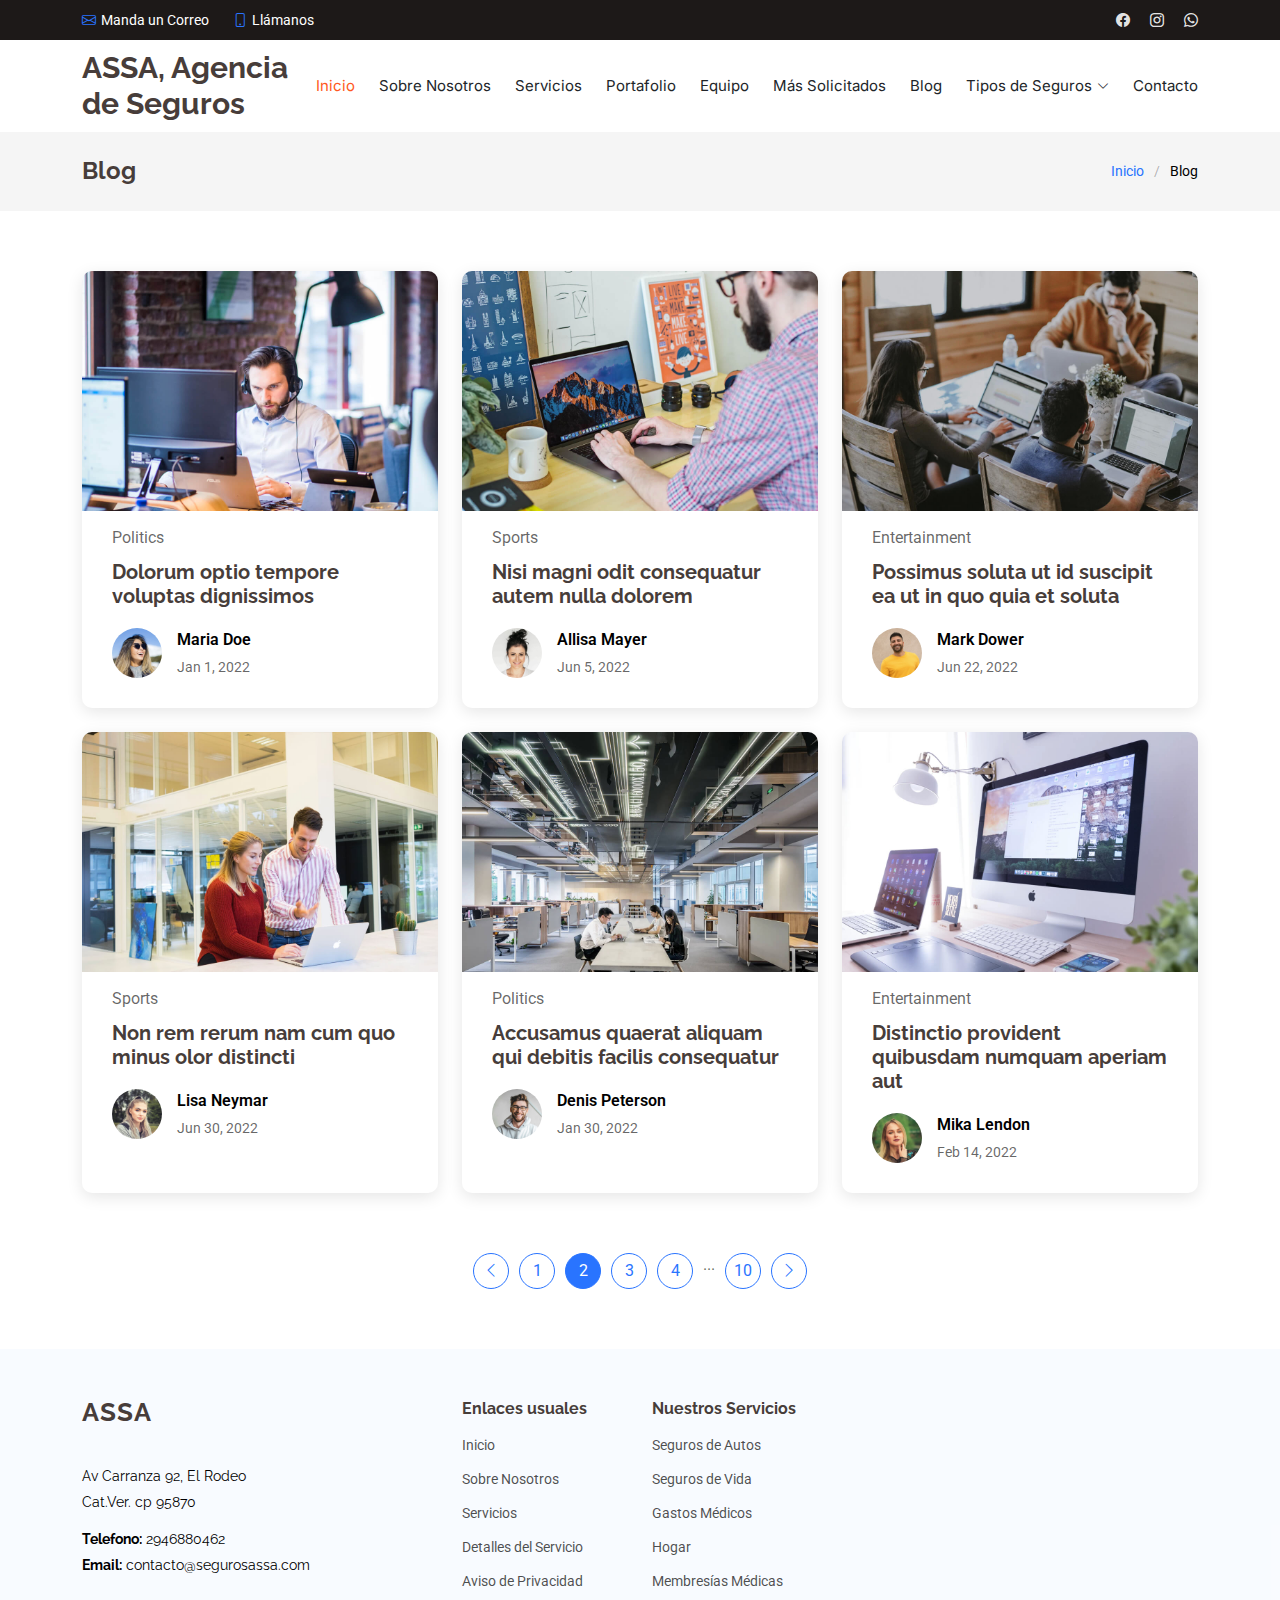
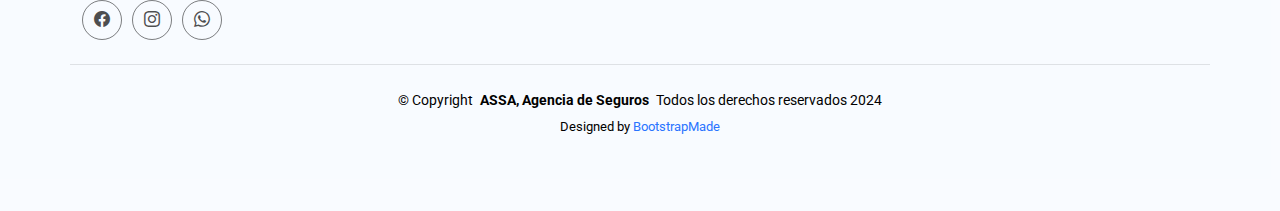
<file: blog.html>
<!DOCTYPE html>
<html lang="en">

<head>
  <meta charset="utf-8">
  <meta content="width=device-width, initial-scale=1.0" name="viewport">
  <title>Blog|ASSA - Agencia de Seguros</title>
  <meta content="" name="description">
  <meta content="" name="keywords">

  <!-- Favicons -->
  <link href="assets/img/favicon.png" rel="icon">
  <link href="assets/img/apple-touch-icon.png" rel="apple-touch-icon">

  <!-- Fonts -->
  <link href="https://fonts.googleapis.com" rel="preconnect">
  <link href="https://fonts.gstatic.com" rel="preconnect" crossorigin>
  <link href="https://fonts.googleapis.com/css2?family=Roboto:ital,wght@0,100;0,300;0,400;0,500;0,700;0,900;1,100;1,300;1,400;1,500;1,700;1,900&family=Raleway:ital,wght@0,100;0,200;0,300;0,400;0,500;0,600;0,700;0,800;0,900;1,100;1,200;1,300;1,400;1,500;1,600;1,700;1,800;1,900&family=Inter:wght@100;200;300;400;500;600;700;800;900&display=swap" rel="stylesheet">

  <!-- Vendor CSS Files -->
  <link href="assets/vendor/bootstrap/css/bootstrap.min.css" rel="stylesheet">
  <link href="assets/vendor/bootstrap-icons/bootstrap-icons.css" rel="stylesheet">
  <link href="assets/vendor/aos/aos.css" rel="stylesheet">
  <link href="assets/vendor/glightbox/css/glightbox.min.css" rel="stylesheet">
  <link href="assets/vendor/swiper/swiper-bundle.min.css" rel="stylesheet">

  <!-- Main CSS File -->
  <link href="assets/css/main.css" rel="stylesheet">

  <!-- =======================================================
  * Template Name: Flexor
  * Template URL: https://bootstrapmade.com/flexor-free-multipurpose-bootstrap-template/
  * Updated: Jun 14 2024 with Bootstrap v5.3.3
  * Author: BootstrapMade.com
  * License: https://bootstrapmade.com/license/
  ======================================================== -->
</head>

<body class="blog-page">

  <header id="header" class="header sticky-top">

    <div class="topbar d-flex align-items-center">
      <div class="container d-flex justify-content-center justify-content-md-between">
        <div class="contact-info d-flex align-items-center">
          <i class="bi bi-envelope d-flex align-items-center"><a href="mailto:contacto@segurosassa.com">Manda un Correo</a></i>
          <i class="bi bi-phone d-flex align-items-center ms-4"><a href="tel:+2946880462">Llámanos</i>
        </div>
        <div class="social-links d-none d-md-flex align-items-center">
         
          <a href="https://www.facebook.com/agenciaassa" class="facebook"><i class="bi bi-facebook"></i></a>
          <a href="https://www.instagram.com/assa.seguros/" class="instagram"><i class="bi bi-instagram"></i></a>
          <a href="https://wa.me/522941108070?text=hola,%20quisiera%20m%C3%A1s%20informaci%C3%B3n%20de%20..."><i class="bi bi-whatsapp"></i></a>
        </div>
      </div>
    </div><!-- End Top Bar -->

    <div class="branding d-flex align-items-cente">

      <div class="container position-relative d-flex align-items-center justify-content-between">
        <a href="index.html" class="logo d-flex align-items-center">
          <!-- Uncomment the line below if you also wish to use an image logo -->
          <!-- <img src="assets/img/logo.png" alt=""> -->
          <h1 class="sitename">ASSA, Agencia de Seguros</h1>
        </a>

        <nav id="navmenu" class="navmenu">
          <ul>
            <li><a href="index.html#hero" class="active">Inicio<br></a></li>
            <li><a href="index.html#about">Sobre Nosotros</a></li>
            <li><a href="index.html#services">Servicios</a></li>
            <li><a href="index.html#portfolio">Portafolio</a></li>
            <li><a href="index.html#team">Equipo</a></li>
            <li><a href="index.html#pricing">Más Solicitados</a></li>
            <li><a href="blog.html">Blog</a></li>
            <li class="dropdown"><a href="#"><span>Tipos de Seguros</span> <i class="bi bi-chevron-down toggle-dropdown"></i></a>
              <ul>
                <li><FONT COLOR="d96100">Autos </FONT></li>
                <li class="dropdown"><a href="#"><span>Paquetes Autos</span> <i class="bi bi-chevron-down toggle-dropdown"></i></a>
                  <ul>
                    <li><a href="autos.html">Básica</a></li>
                    <li><a href="autos.html">Limitada</a></li>
                    <li><a href="autos.html">Amplia</a></li>
                    <li><a href="autos.html">Coberturas Accesorias</a></li>
                    <li><a href="autos.html">Flotillas</a></li>
                  </ul>
                </li>
                <li><FONT COLOR="d96100">Vida </FONT></li>
                
                <li class="dropdown"><a href="#"><span>Planes Vida</span> <i class="bi bi-chevron-down toggle-dropdown"></i></a>
                  <ul>
                  <li><a href="vida.html">Ordinario</a></li>
                  <li><a href="vida.html">Escolar</a></li>
                  <li><a href="vida.html">Temporal</a></li>
                  </ul>
                  <li><FONT COLOR="d96100">Gastos Médicos </FONT></li>
                  <li class="dropdown"><a href="#"><span>Planes GM</span> <i class="bi bi-chevron-down toggle-dropdown"></i></a>
                    <ul>
                    <li><a href="gmm.html">Gastos Médicos Mayores</a></li>
                    <li><a href="gmm.html">Membresias Médicas</a></li>
                    <li><a href="gmm.html">Accidentes Personales</a></li>
                    </ul>
                    <li><FONT COLOR="d96100">Hogar </FONT></li>
                <li class="dropdown"><a href="#"><span>Planes Hogar</span> <i class="bi bi-chevron-down toggle-dropdown"></i></a>
                  <ul>
                  <li><a href="hogar.html">Hogar seguro</a></li>
                  <li><a href="hogar.html">Responsabilidad Civil Hogar</a></li>
                  </ul>



              </ul>
            </li>
            <li><a href="index.html#contact">Contacto</a></li>
          </ul>
          <i class="mobile-nav-toggle d-xl-none bi bi-list"></i>
        </nav>

      </div>

    </div>

  </header>

  <main class="main">

    <!-- Page Title -->
    <div class="page-title">
      <div class="container d-lg-flex justify-content-between align-items-center">
        <h1 class="mb-2 mb-lg-0">Blog</h1>
        <nav class="breadcrumbs">
          <ol>
            <li><a href="index.html">Inicio</a></li>
            <li class="current">Blog</li>
          </ol>
        </nav>
      </div>
    </div><!-- End Page Title -->

    <!-- Blog Posts Section -->
    <section id="blog-posts" class="blog-posts section">

      <div class="container" data-aos="fade-up">
        <div class="row gy-4">

          <div class="col-lg-4">
            <article>

              <div class="post-img">
                <img src="assets/img/blog/blog-1.jpg" alt="" class="img-fluid">
              </div>

              <p class="post-category">Politics</p>

              <h2 class="title">
                <a href="blog-details.html">Dolorum optio tempore voluptas dignissimos</a>
              </h2>

              <div class="d-flex align-items-center">
                <img src="assets/img/blog/blog-author.jpg" alt="" class="img-fluid post-author-img flex-shrink-0">
                <div class="post-meta">
                  <p class="post-author">Maria Doe</p>
                  <p class="post-date">
                    <time datetime="2022-01-01">Jan 1, 2022</time>
                  </p>
                </div>
              </div>

            </article>
          </div><!-- End post list item -->

          <div class="col-lg-4">
            <article>

              <div class="post-img">
                <img src="assets/img/blog/blog-2.jpg" alt="" class="img-fluid">
              </div>

              <p class="post-category">Sports</p>

              <h2 class="title">
                <a href="blog-details.html">Nisi magni odit consequatur autem nulla dolorem</a>
              </h2>

              <div class="d-flex align-items-center">
                <img src="assets/img/blog/blog-author-2.jpg" alt="" class="img-fluid post-author-img flex-shrink-0">
                <div class="post-meta">
                  <p class="post-author">Allisa Mayer</p>
                  <p class="post-date">
                    <time datetime="2022-01-01">Jun 5, 2022</time>
                  </p>
                </div>
              </div>

            </article>
          </div><!-- End post list item -->

          <div class="col-lg-4">
            <article>

              <div class="post-img">
                <img src="assets/img/blog/blog-3.jpg" alt="" class="img-fluid">
              </div>

              <p class="post-category">Entertainment</p>

              <h2 class="title">
                <a href="blog-details.html">Possimus soluta ut id suscipit ea ut in quo quia et soluta</a>
              </h2>

              <div class="d-flex align-items-center">
                <img src="assets/img/blog/blog-author-3.jpg" alt="" class="img-fluid post-author-img flex-shrink-0">
                <div class="post-meta">
                  <p class="post-author">Mark Dower</p>
                  <p class="post-date">
                    <time datetime="2022-01-01">Jun 22, 2022</time>
                  </p>
                </div>
              </div>

            </article>
          </div><!-- End post list item -->

          <div class="col-lg-4">
            <article>

              <div class="post-img">
                <img src="assets/img/blog/blog-4.jpg" alt="" class="img-fluid">
              </div>

              <p class="post-category">Sports</p>

              <h2 class="title">
                <a href="blog-details.html">Non rem rerum nam cum quo minus olor distincti</a>
              </h2>

              <div class="d-flex align-items-center">
                <img src="assets/img/blog/blog-author-4.jpg" alt="" class="img-fluid post-author-img flex-shrink-0">
                <div class="post-meta">
                  <p class="post-author">Lisa Neymar</p>
                  <p class="post-date">
                    <time datetime="2022-01-01">Jun 30, 2022</time>
                  </p>
                </div>
              </div>

            </article>
          </div><!-- End post list item -->

          <div class="col-lg-4">
            <article>

              <div class="post-img">
                <img src="assets/img/blog/blog-5.jpg" alt="" class="img-fluid">
              </div>

              <p class="post-category">Politics</p>

              <h2 class="title">
                <a href="blog-details.html">Accusamus quaerat aliquam qui debitis facilis consequatur</a>
              </h2>

              <div class="d-flex align-items-center">
                <img src="assets/img/blog/blog-author-5.jpg" alt="" class="img-fluid post-author-img flex-shrink-0">
                <div class="post-meta">
                  <p class="post-author">Denis Peterson</p>
                  <p class="post-date">
                    <time datetime="2022-01-01">Jan 30, 2022</time>
                  </p>
                </div>
              </div>

            </article>
          </div><!-- End post list item -->

          <div class="col-lg-4">
            <article>

              <div class="post-img">
                <img src="assets/img/blog/blog-6.jpg" alt="" class="img-fluid">
              </div>

              <p class="post-category">Entertainment</p>

              <h2 class="title">
                <a href="blog-details.html">Distinctio provident quibusdam numquam aperiam aut</a>
              </h2>

              <div class="d-flex align-items-center">
                <img src="assets/img/blog/blog-author-6.jpg" alt="" class="img-fluid post-author-img flex-shrink-0">
                <div class="post-meta">
                  <p class="post-author">Mika Lendon</p>
                  <p class="post-date">
                    <time datetime="2022-01-01">Feb 14, 2022</time>
                  </p>
                </div>
              </div>

            </article>
          </div><!-- End post list item -->

        </div>
      </div>

    </section><!-- /Blog Posts Section -->

    <!-- Blog Pagination Section -->
    <section id="blog-pagination" class="blog-pagination section">

      <div class="container">
        <div class="d-flex justify-content-center">
          <ul>
            <li><a href="#"><i class="bi bi-chevron-left"></i></a></li>
            <li><a href="#">1</a></li>
            <li><a href="#" class="active">2</a></li>
            <li><a href="#">3</a></li>
            <li><a href="#">4</a></li>
            <li>...</li>
            <li><a href="#">10</a></li>
            <li><a href="#"><i class="bi bi-chevron-right"></i></a></li>
          </ul>
        </div>
      </div>

    </section><!-- /Blog Pagination Section -->

  </main>

  <footer id="footer" class="footer">

    <div class="container footer-top">
      <div class="row gy-4">
        <div class="col-lg-4 col-md-6 footer-about">
          <a href="index.html" class="logo d-flex align-items-center">
            <span class="sitename">ASSA</span>
          </a>
          <div class="footer-contact pt-3">
            <p>Av Carranza 92, El Rodeo</p>
            <p>Cat.Ver. cp 95870</p>
            <p class="mt-3"><strong>Telefono:</strong> <span>2946880462</span></p>
            <p><strong>Email:</strong> <span>contacto@segurosassa.com</span></p>
          </div>
          <div class="social-links d-flex mt-4">
            <a href="https://www.facebook.com/agenciaassa"><i class="bi bi-facebook"></i></a>
            <a href="https://www.instagram.com/assa.seguros/"><i class="bi bi-instagram"></i></a>
            <a href="https://wa.me/522941108070?text=hola,%20quisiera%20m%C3%A1s%20informaci%C3%B3n%20de%20..."><i class="bi bi-whatsapp"></i></a>
          </div>
        </div>

        <div class="col-lg-2 col-md-3 footer-links">
          <h4>Enlaces usuales</h4>
          <ul>
            <li><a href="index.html">Inicio</a></li>
            <li><a href="index.html#about">Sobre Nosotros</a></li>
            <li><a href="index.html#services">Servicios</a></li>
            <li><a href="service-details.html">Detalles del Servicio</a></li>
            <li><a href="aviso-privacidad.html">Aviso de Privacidad</a></li>
          </ul>
        </div>

        <div class="col-lg-2 col-md-3 footer-links">
          <h4>Nuestros Servicios</h4>
          <ul>
            <li><a href="https://assa.clickseguros.online/">Seguros de Autos</a></li>
            <li><a href="https://assa.clickseguros.online/">Seguros de Vida</a></li>
            <li><a href="https://assa.clickseguros.online/">Gastos Médicos</a></li>
            <li><a href="https://assa.clickseguros.online/">Hogar</a></li>
            <li><a href="https://assa.clickseguros.online/">Membresías Médicas</a></li>
          </ul>
        </div>

       
<!--html>
      <div class="col-lg-4 col-md-12 footer-newsletter">
          <h4>Nuestro Boletín de Noticias</h4>
          <p>Suscribete a nuestro Boletín y enterare de lo último en nuestros servicios y promociones!</p>
          <form action="forms/newsletter.php" method="post" class="php-email-form">
            <div class="newsletter-form"><input type="email" name="email"><input type="submit" value="Suscribete"></div>
            <div class="loading">Cargando</div>
            <div class="error-message"></div>
            <div class="sent-message">Su solicitud a sido Enviada. Gracias!</div>
          </form>
        </div></html-->

      </div>
    </div>

    <div class="container copyright text-center mt-4">
      <p>© <span>Copyright</span> <strong class="px-1 sitename">ASSA, Agencia de Seguros</strong> <span>Todos los derechos reservados 2024</span></p>
      <div class="credits">
        <!-- All the links in the footer should remain intact. -->
        <!-- You can delete the links only if you've purchased the pro version. -->
        <!-- Licensing information: https://bootstrapmade.com/license/ -->
        <!-- Purchase the pro version with working PHP/AJAX contact form: [buy-url] -->
        Designed by <a href="https://bootstrapmade.com/">BootstrapMade</a>
      </div>
    </div>

  </footer>

  <!-- Scroll Top -->
  <a href="#" id="scroll-top" class="scroll-top d-flex align-items-center justify-content-center"><i class="bi bi-arrow-up-short"></i></a>

  <!-- Preloader -->
  <div id="preloader"></div>

  <!-- Vendor JS Files -->
  <script src="assets/vendor/bootstrap/js/bootstrap.bundle.min.js"></script>
  <script src="assets/vendor/php-email-form/validate.js"></script>
  <script src="assets/vendor/aos/aos.js"></script>
  <script src="assets/vendor/glightbox/js/glightbox.min.js"></script>
  <script src="assets/vendor/swiper/swiper-bundle.min.js"></script>
  <script src="assets/vendor/imagesloaded/imagesloaded.pkgd.min.js"></script>
  <script src="assets/vendor/isotope-layout/isotope.pkgd.min.js"></script>

  <!-- Main JS File -->
  <script src="assets/js/main.js"></script>

</body>

</html>
</file>
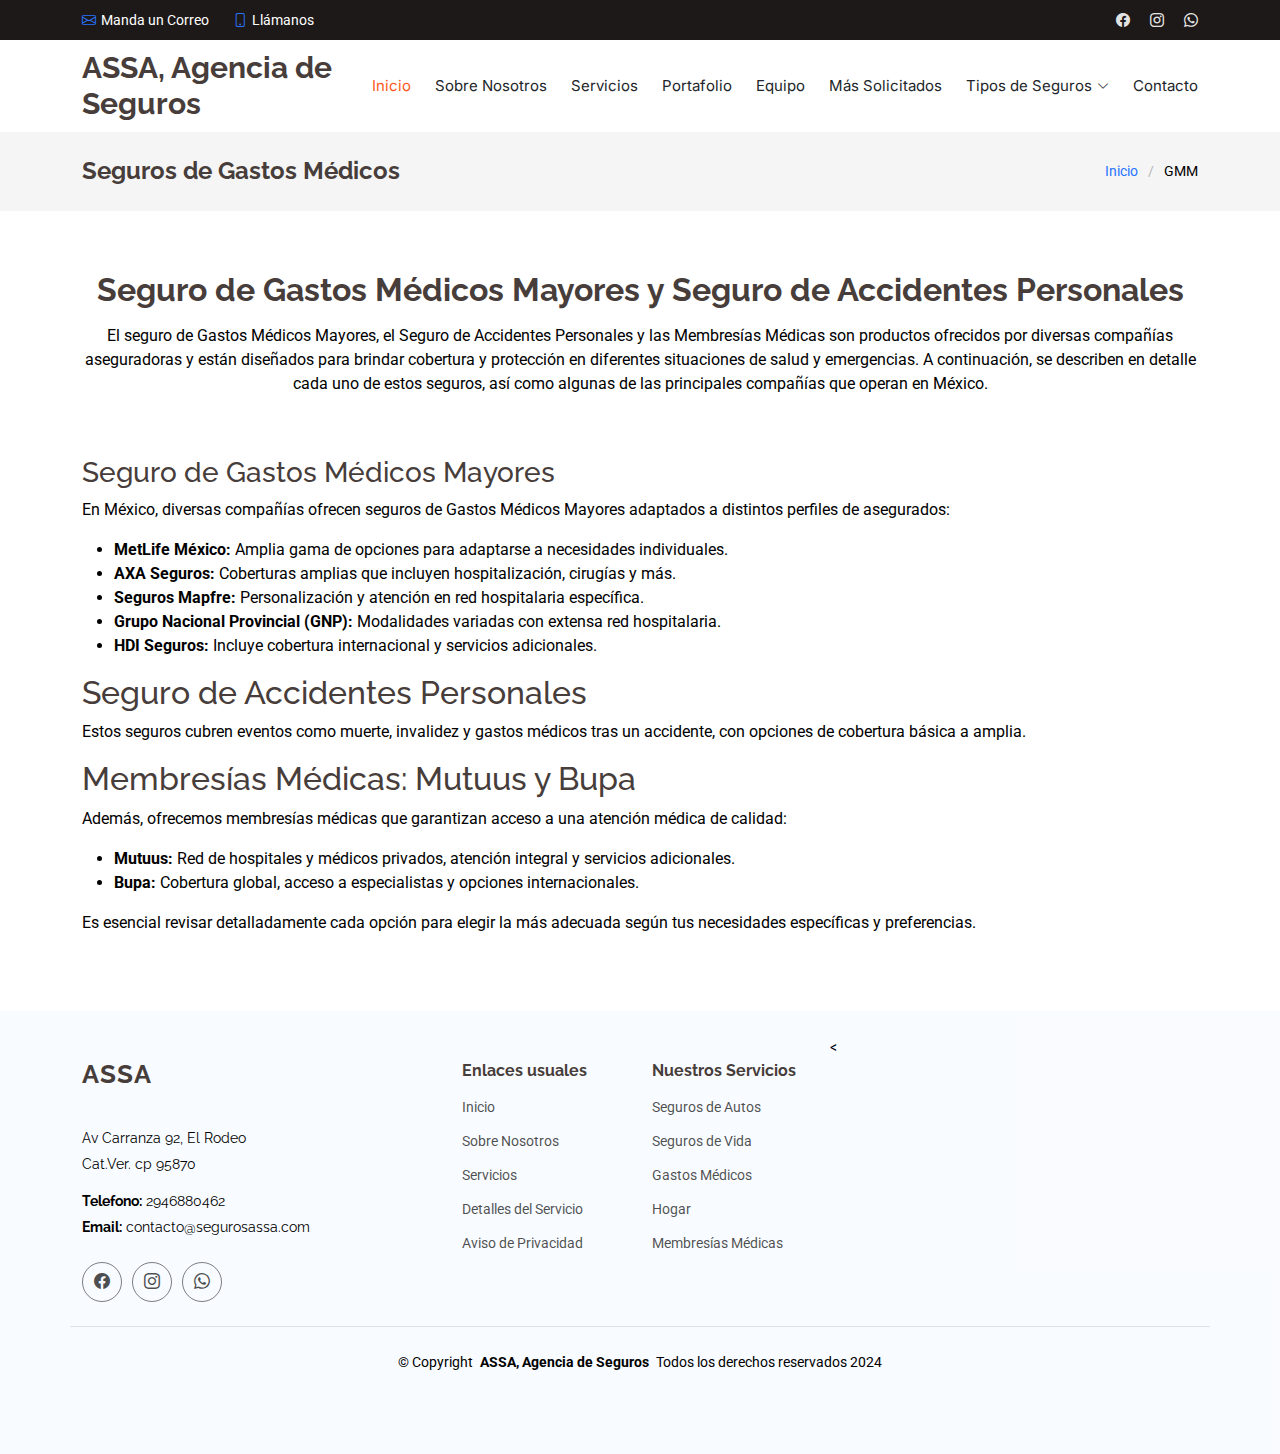
<file: gmm.html>
<!DOCTYPE html>
<html lang="en">
  <head>
    <meta charset="utf-8" />
    <meta content="width=device-width, initial-scale=1.0" name="viewport" />
    <title>Gmm|ASSA - Agencia de Seguros</title>
    <meta content="" name="description" />
    <meta content="" name="keywords" />

    <!-- Favicons -->
    <link href="assets/img/favicon.png" rel="icon" />
    <link href="assets/img/apple-touch-icon.png" rel="apple-touch-icon" />

    <!-- Fonts -->
    <link href="https://fonts.googleapis.com" rel="preconnect" />
    <link href="https://fonts.gstatic.com" rel="preconnect" crossorigin />
    <link
      href="https://fonts.googleapis.com/css2?family=Roboto:ital,wght@0,100;0,300;0,400;0,500;0,700;0,900;1,100;1,300;1,400;1,500;1,700;1,900&family=Raleway:ital,wght@0,100;0,200;0,300;0,400;0,500;0,600;0,700;0,800;0,900;1,100;1,200;1,300;1,400;1,500;1,600;1,700;1,800;1,900&family=Inter:wght@100;200;300;400;500;600;700;800;900&display=swap"
      rel="stylesheet"
    />

    <!-- Vendor CSS Files -->
    <link
      href="assets/vendor/bootstrap/css/bootstrap.min.css"
      rel="stylesheet"
    />
    <link
      href="assets/vendor/bootstrap-icons/bootstrap-icons.css"
      rel="stylesheet"
    />
    <link href="assets/vendor/aos/aos.css" rel="stylesheet" />
    <link
      href="assets/vendor/glightbox/css/glightbox.min.css"
      rel="stylesheet"
    />
    <link href="assets/vendor/swiper/swiper-bundle.min.css" rel="stylesheet" />

    <!-- Main CSS File -->
    <link href="assets/css/main.css" rel="stylesheet" />

    <!-- =======================================================
  * Template Name: Flexor
  * Template URL: https://bootstrapmade.com/flexor-free-multipurpose-bootstrap-template/
  * Updated: Jun 14 2024 with Bootstrap v5.3.3
  * Author: BootstrapMade.com
  * License: https://bootstrapmade.com/license/
  ======================================================== -->
  </head>

  <body class="starter-page-page">
    <header id="header" class="header sticky-top">
      <div class="topbar d-flex align-items-center">
         <div class="container d-flex justify-content-center justify-content-md-between">
          <div class="contact-info d-flex align-items-center">
            <i class="bi bi-envelope d-flex align-items-center"><a href="mailto:contacto@segurosassa.com">Manda un Correo</a></i>
            <i class="bi bi-phone d-flex align-items-center ms-4"><a href="tel:+2946880462">Llámanos</i>
          </div>
          <div class="social-links d-none d-md-flex align-items-center">
           
            <a href="https://www.facebook.com/agenciaassa" class="facebook"><i class="bi bi-facebook"></i></a>
            <a href="https://www.instagram.com/assa.seguros/" class="instagram"><i class="bi bi-instagram"></i></a>
            <a href="https://wa.me/522941108070?text=hola,%20quisiera%20m%C3%A1s%20informaci%C3%B3n%20de%20..."><i class="bi bi-whatsapp"></i></a>
          </div>
        </div>
      </div><!-- End Top Bar -->

      <div class="branding d-flex align-items-cente">

        <div class="container position-relative d-flex align-items-center justify-content-between">
          <a href="index.html" class="logo d-flex align-items-center">
            <!-- Uncomment the line below if you also wish to use an image logo -->
            <!-- <img src="assets/img/logo.png" alt=""> -->
            <h1 class="sitename">ASSA, Agencia de Seguros</h1>
          </a>
  
          <nav id="navmenu" class="navmenu">
            <ul>
              <li><a href="index.html#hero" class="active">Inicio<br></a></li>
              <li><a href="index.html#about">Sobre Nosotros</a></li>
              <li><a href="index.html#services">Servicios</a></li>
              <li><a href="index.html#portfolio">Portafolio</a></li>
              <li><a href="index.html#team">Equipo</a></li>
              <li><a href="index.html#pricing">Más Solicitados</a></li>
              
              <li class="dropdown"><a href="#"><span>Tipos de Seguros</span> <i class="bi bi-chevron-down toggle-dropdown"></i></a>
                <ul>
                  <li><FONT COLOR="d96100">Autos </FONT></li>
                  <li class="dropdown"><a href="#"><span>Paquetes Autos</span> <i class="bi bi-chevron-down toggle-dropdown"></i></a>
                    <ul>
                      <li><a href="autos.html">Básica</a></li>
                      <li><a href="autos.html">Limitada</a></li>
                      <li><a href="autos.html">Amplia</a></li>
                      <li><a href="autos.html">Coberturas Accesorias</a></li>
                      <li><a href="autos.html">Flotillas</a></li>
                    </ul>
                  </li>
              <li><FONT COLOR="d96100">Vida </FONT></li>
              
              <li class="dropdown"><a href="#"><span>Planes Vida</span> <i class="bi bi-chevron-down toggle-dropdown"></i></a>
                <ul>
                <li><a href="vida.html">Ordinario</a></li>
                <li><a href="vida.html">Escolar</a></li>
                <li><a href="vida.html">Temporal</a></li>
                </ul>
                <li><FONT COLOR="d96100">Gastos Médicos </FONT></li>
                <li class="dropdown"><a href="#"><span>Planes GM</span> <i class="bi bi-chevron-down toggle-dropdown"></i></a>
                  <ul>
                  <li><a href="gmm.html">Gastos Médicos Mayores</a></li>
                  <li><a href="gmm.html">Membresias Médicas</a></li>
                  <li><a href="gmm.html">Accidentes Personales</a></li>
                  </ul>
                  <li><FONT COLOR="d96100">Hogar </FONT></li>
              <li class="dropdown"><a href="#"><span>Planes Hogar</span> <i class="bi bi-chevron-down toggle-dropdown"></i></a>
                <ul>
                <li><a href="hogar.html">Hogar seguro</a></li>
                <li><a href="hogar.html">Responsabilidad Civil Hogar</a></li>
                </ul>



              </ul>
            </li>
            <li><a href="index.html#contact">Contacto</a></li>
          </ul>
          <i class="mobile-nav-toggle d-xl-none bi bi-list"></i>
          </nav>
        </div>
      </div>
    </header>

    <main class="main">
      <!-- Page Title -->
      <div class="page-title">
        <div
          class="container d-lg-flex justify-content-between align-items-center"
        >
          <h1 class="mb-2 mb-lg-0">Seguros de Gastos Médicos</h1>
          <nav class="breadcrumbs">
            <ol>
              <li><a href="index.html">Inicio</a></li>
              <li class="current">GMM</li>
            </ol>
          </nav>
        </div>
      </div>
      <!-- End Page Title -->

      <!-- Starter Section Section -->
      <section id="starter-section" class="starter-section section">
        <!-- Section Title -->
        <div class="container section-title" data-aos="fade-up">
          <h2>Seguro de Gastos Médicos Mayores y Seguro de Accidentes Personales</h2>
          <p>
            El seguro de Gastos Médicos Mayores, el Seguro de Accidentes Personales y las Membresías Médicas son productos ofrecidos por diversas compañías aseguradoras y están diseñados para brindar cobertura y protección en diferentes situaciones de salud y emergencias. A continuación, se describen en detalle cada uno de estos seguros, así como algunas de las principales compañías que operan en México.

          </p>
        </div>
        <!-- End Section Title -->

        <div class="container" data-aos="fade-up">
         <h3>Seguro de Gastos Médicos Mayores</h3>
          <p>En México, diversas compañías ofrecen seguros de Gastos Médicos Mayores adaptados a distintos perfiles de asegurados:</p>
          <ul>
              <li><strong>MetLife México:</strong> Amplia gama de opciones para adaptarse a necesidades individuales.</li>
              <li><strong>AXA Seguros:</strong> Coberturas amplias que incluyen hospitalización, cirugías y más.</li>
              <li><strong>Seguros Mapfre:</strong> Personalización y atención en red hospitalaria específica.</li>
              <li><strong>Grupo Nacional Provincial (GNP):</strong> Modalidades variadas con extensa red hospitalaria.</li>
              <li><strong>HDI Seguros:</strong> Incluye cobertura internacional y servicios adicionales.</li>
          </ul>
          
          <h2>Seguro de Accidentes Personales</h2>
          <p>Estos seguros cubren eventos como muerte, invalidez y gastos médicos tras un accidente, con opciones de cobertura básica a amplia.</p>
          
          <h2>Membresías Médicas: Mutuus y Bupa</h2>
          <p>Además, ofrecemos membresías médicas que garantizan acceso a una atención médica de calidad:</p>
          <ul>
              <li><strong>Mutuus:</strong> Red de hospitales y médicos privados, atención integral y servicios adicionales.</li>
              <li><strong>Bupa:</strong> Cobertura global, acceso a especialistas y opciones internacionales.</li>
          </ul>
          
          <p>Es esencial revisar detalladamente cada opción para elegir la más adecuada según tus necesidades específicas y preferencias.</p>
          
        </div>
      </section>
      <!-- /Starter Section Section -->
    </main>

    <footer id="footer" class="footer">
      <div class="container footer-top">
        <div class="row gy-4">
          <div class="col-lg-4 col-md-6 footer-about">
            <a href="index.html" class="logo d-flex align-items-center">
              <span class="sitename">ASSA</span>
            </a>
            <div class="footer-contact pt-3">
              <p>Av Carranza 92, El Rodeo</p>
              <p>Cat.Ver. cp 95870</p>
              <p class="mt-3">
                <strong>Telefono:</strong> <span>2946880462</span>
              </p>
              <p>
                <strong>Email:</strong> <span>contacto@segurosassa.com</span>
              </p>
            </div>
            <div class="social-links d-flex mt-4">
              <a href="https://www.facebook.com/agenciaassa"><i class="bi bi-facebook"></i></a>
              <a href="https://www.instagram.com/assa.seguros/"><i class="bi bi-instagram"></i></a>
              <a href="https://wa.me/522941108070?text=hola,%20quisiera%20m%C3%A1s%20informaci%C3%B3n%20de%20..."><i class="bi bi-whatsapp"></i></a>
            </div>
          </div>

          <div class="col-lg-2 col-md-3 footer-links">
            <h4>Enlaces usuales</h4>
            <ul>
              <li><a href="index.html">Inicio</a></li>
              <li><a href="index.html#about">Sobre Nosotros</a></li>
              <li><a href="index.html#services">Servicios</a></li>
              <li><a href="service-details.html">Detalles del Servicio</a></li>
              <li><a href="aviso-privacidad.html">Aviso de Privacidad</a></li>
            </ul>
          </div>

          <div class="col-lg-2 col-md-3 footer-links">
            <h4>Nuestros Servicios</h4>
            <ul>
              <li><a href="https://assa.clickseguros.online/">Seguros de Autos</a></li>
              <li><a href="https://assa.clickseguros.online/">Seguros de Vida</a></li>
              <li><a href="https://assa.clickseguros.online/">Gastos Médicos</a></li>
              <li><a href="https://assa.clickseguros.online/">Hogar</a></li>
              <li><a href="https://assa.clickseguros.online/">Membresías Médicas</a></li>
            </ul>
          </div>

          <
          <!--html>
                <div class="col-lg-4 col-md-12 footer-newsletter">
                    <h4>Nuestro Boletín de Noticias</h4>
                    <p>Suscribete a nuestro Boletín y enterare de lo último en nuestros servicios y promociones!</p>
                    <form action="forms/newsletter.php" method="post" class="php-email-form">
                      <div class="newsletter-form"><input type="email" name="email"><input type="submit" value="Suscribete"></div>
                      <div class="loading">Cargando</div>
                      <div class="error-message"></div>
                      <div class="sent-message">Su solicitud a sido Enviada. Gracias!</div>
                    </form>
                  </div></html-->
        </div>
      </div>

      <div class="container copyright text-center mt-4">
        <p>
          © <span>Copyright</span>
          <strong class="px-1 sitename">ASSA, Agencia de Seguros</strong>
          <span>Todos los derechos reservados 2024</span>
        </p>
        <div class="credits">
          <!-- All the links in the footer should remain intact. -->
          <!-- You can delete the links only if you've purchased the pro version. -->
          <!-- Licensing information: https://bootstrapmade.com/license/ -->
          <!-- Purchase the pro version with working PHP/AJAX contact form: [buy-url] -->
        
        </div>
      </div>
    </footer>

    <!-- Scroll Top -->
    <a
      href="#"
      id="scroll-top"
      class="scroll-top d-flex align-items-center justify-content-center"
      ><i class="bi bi-arrow-up-short"></i
    ></a>

    <!-- Preloader -->
    <div id="preloader"></div>

    <!-- Vendor JS Files -->
    <script src="assets/vendor/bootstrap/js/bootstrap.bundle.min.js"></script>
    <script src="assets/vendor/php-email-form/validate.js"></script>
    <script src="assets/vendor/aos/aos.js"></script>
    <script src="assets/vendor/glightbox/js/glightbox.min.js"></script>
    <script src="assets/vendor/swiper/swiper-bundle.min.js"></script>
    <script src="assets/vendor/imagesloaded/imagesloaded.pkgd.min.js"></script>
    <script src="assets/vendor/isotope-layout/isotope.pkgd.min.js"></script>

    <!-- Main JS File -->
    <script src="assets/js/main.js"></script>
  </body>
</html>
</file>
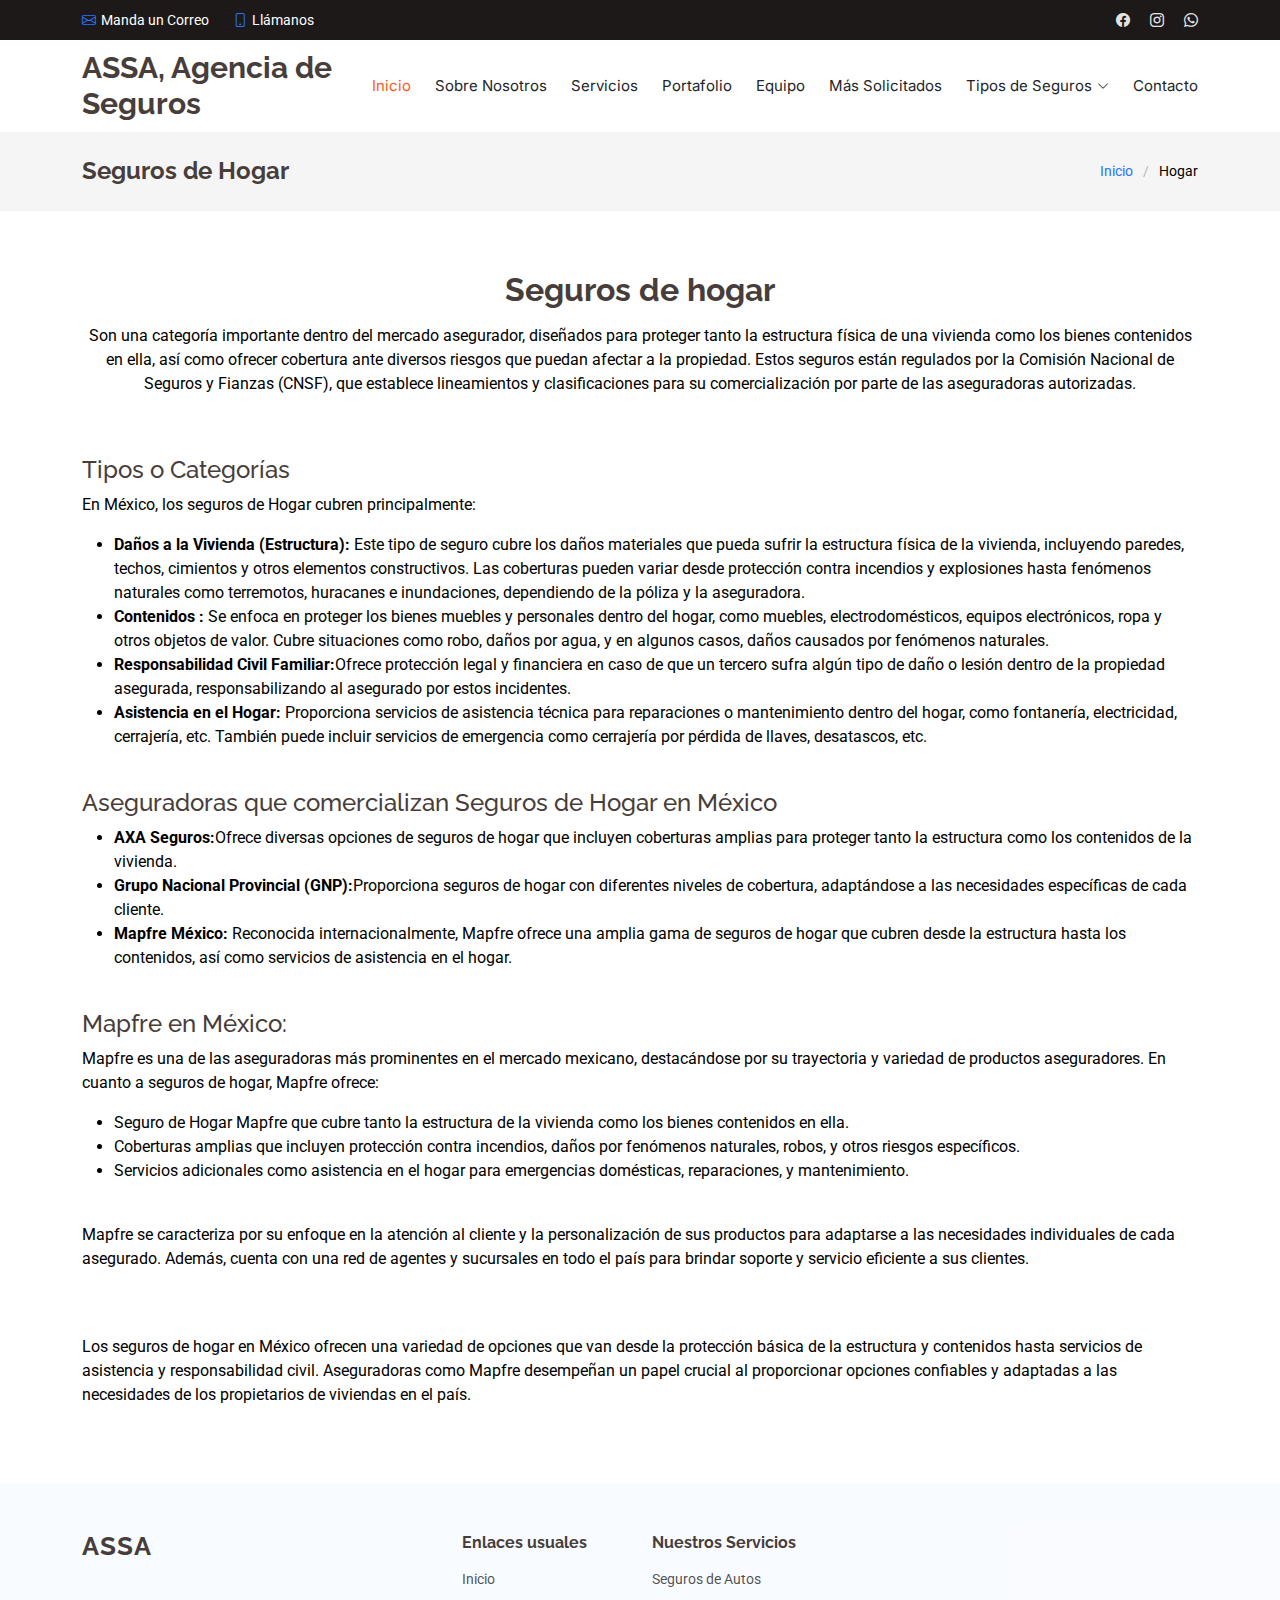
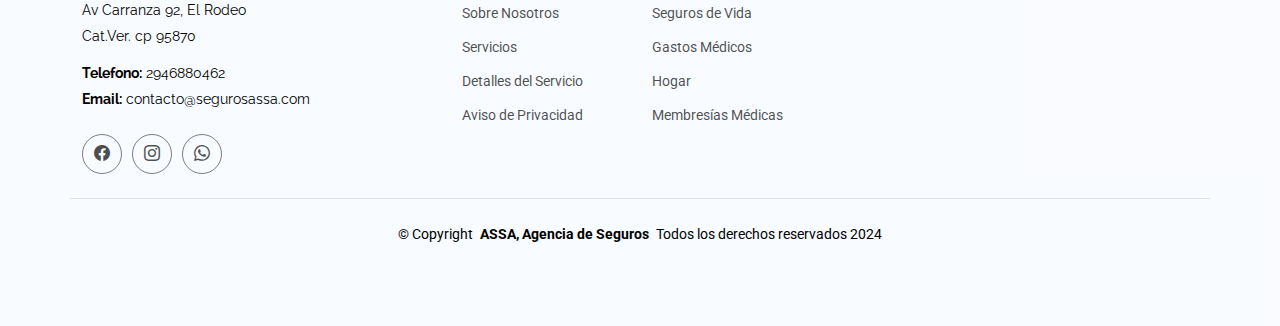
<file: hogar.html>
<!DOCTYPE html>
<html lang="en">
  <head>
    <meta charset="utf-8" />
    <meta content="width=device-width, initial-scale=1.0" name="viewport" />
    <title>Hogar|ASSA - Agencia de Seguros</title>
    <meta content="" name="description" />
    <meta content="" name="keywords" />

    <!-- Favicons -->
    <link href="assets/img/favicon.png" rel="icon" />
    <link href="assets/img/apple-touch-icon.png" rel="apple-touch-icon" />

    <!-- Fonts -->
    <link href="https://fonts.googleapis.com" rel="preconnect" />
    <link href="https://fonts.gstatic.com" rel="preconnect" crossorigin />
    <link
      href="https://fonts.googleapis.com/css2?family=Roboto:ital,wght@0,100;0,300;0,400;0,500;0,700;0,900;1,100;1,300;1,400;1,500;1,700;1,900&family=Raleway:ital,wght@0,100;0,200;0,300;0,400;0,500;0,600;0,700;0,800;0,900;1,100;1,200;1,300;1,400;1,500;1,600;1,700;1,800;1,900&family=Inter:wght@100;200;300;400;500;600;700;800;900&display=swap"
      rel="stylesheet"
    />

    <!-- Vendor CSS Files -->
    <link
      href="assets/vendor/bootstrap/css/bootstrap.min.css"
      rel="stylesheet"
    />
    <link
      href="assets/vendor/bootstrap-icons/bootstrap-icons.css"
      rel="stylesheet"
    />
    <link href="assets/vendor/aos/aos.css" rel="stylesheet" />
    <link
      href="assets/vendor/glightbox/css/glightbox.min.css"
      rel="stylesheet"
    />
    <link href="assets/vendor/swiper/swiper-bundle.min.css" rel="stylesheet" />

    <!-- Main CSS File -->
    <link href="assets/css/main.css" rel="stylesheet" />

    <!-- =======================================================
  * Template Name: Flexor
  * Template URL: https://bootstrapmade.com/flexor-free-multipurpose-bootstrap-template/
  * Updated: Jun 14 2024 with Bootstrap v5.3.3
  * Author: BootstrapMade.com
  * License: https://bootstrapmade.com/license/
  ======================================================== -->
  </head>

  <body class="starter-page-page">
    <header id="header" class="header sticky-top">
      <div class="topbar d-flex align-items-center">
         <div class="container d-flex justify-content-center justify-content-md-between">
          <div class="contact-info d-flex align-items-center">
            <i class="bi bi-envelope d-flex align-items-center"><a href="mailto:contacto@segurosassa.com">Manda un Correo</a></i>
            <i class="bi bi-phone d-flex align-items-center ms-4"><a href="tel:+2946880462">Llámanos</i>
          </div>
          <div class="social-links d-none d-md-flex align-items-center">
           
            <a href="https://www.facebook.com/agenciaassa" class="facebook"><i class="bi bi-facebook"></i></a>
            <a href="https://www.instagram.com/assa.seguros/" class="instagram"><i class="bi bi-instagram"></i></a>
            <a href="https://wa.me/522941108070?text=hola,%20quisiera%20m%C3%A1s%20informaci%C3%B3n%20de%20..."><i class="bi bi-whatsapp"></i></a>
          </div>
        </div>
      </div><!-- End Top Bar -->

      <div class="branding d-flex align-items-cente">
        <div
          class="container position-relative d-flex align-items-center justify-content-between"
        >
          <a href="index.html" class="logo d-flex align-items-center">
            <!-- Uncomment the line below if you also wish to use an image logo -->
            <!-- <img src="assets/img/logo.png" alt=""> -->
            <h1 class="sitename">ASSA, Agencia de Seguros</h1>
          </a>

          <nav id="navmenu" class="navmenu">
          <ul>
            <li><a href="index.html#hero" class="active">Inicio<br></a></li>
            <li><a href="index.html#about">Sobre Nosotros</a></li>
            <li><a href="index.html#services">Servicios</a></li>
            <li><a href="index.html#portfolio">Portafolio</a></li>
            <li><a href="index.html#team">Equipo</a></li>
            <li><a href="index.html#pricing">Más Solicitados</a></li>
            
            <li class="dropdown"><a href="#"><span>Tipos de Seguros</span> <i class="bi bi-chevron-down toggle-dropdown"></i></a>
              <ul>
                <li><FONT COLOR="d96100">Autos </FONT></li>
                <li class="dropdown"><a href="#"><span>Paquetes Autos</span> <i class="bi bi-chevron-down toggle-dropdown"></i></a>
                  <ul>
                    <li><a href="autos.html">Básica</a></li>
                    <li><a href="autos.html">Limitada</a></li>
                    <li><a href="autos.html">Amplia</a></li>
                    <li><a href="autos.html">Coberturas Accesorias</a></li>
                    <li><a href="autos.html">Flotillas</a></li>
                  </ul>
                </li>
                <li><FONT COLOR="d96100">Vida </FONT></li>
                
                <li class="dropdown"><a href="#"><span>Planes Vida</span> <i class="bi bi-chevron-down toggle-dropdown"></i></a>
                  <ul>
                  <li><a href="vida.html">Ordinario</a></li>
                  <li><a href="vida.html">Escolar</a></li>
                  <li><a href="vida.html">Temporal</a></li>
                  </ul>
                  <li><FONT COLOR="d96100">Gastos Médicos </FONT></li>
                  <li class="dropdown"><a href="#"><span>Planes GM</span> <i class="bi bi-chevron-down toggle-dropdown"></i></a>
                    <ul>
                    <li><a href="gmm.html">Gastos Médicos Mayores</a></li>
                    <li><a href="gmm.html">Membresias Médicas</a></li>
                    <li><a href="gmm.html">Accidentes Personales</a></li>
                    </ul>
                    <li><FONT COLOR="d96100">Hogar </FONT></li>
                <li class="dropdown"><a href="#"><span>Planes Hogar</span> <i class="bi bi-chevron-down toggle-dropdown"></i></a>
                  <ul>
                  <li><a href="hogar.html">Hogar seguro</a></li>
                  <li><a href="hogar.html">Responsabilidad Civil Hogar</a></li>
                  </ul>


              </ul>
            </li>
            <li><a href="index.html#contact">Contacto</a></li>
          </ul>
          <i class="mobile-nav-toggle d-xl-none bi bi-list"></i>
          </nav>
        </div>
      </div>
    </header>

    <main class="main">
      <!-- Page Title -->
      <div class="page-title">
        <div
          class="container d-lg-flex justify-content-between align-items-center"
        >
          <h1 class="mb-2 mb-lg-0">Seguros de Hogar</h1>
          <nav class="breadcrumbs">
            <ol>
              <li><a href="index.html">Inicio</a></li>
              <li class="current">Hogar</li>
            </ol>
          </nav>
        </div>
      </div>
      <!-- End Page Title -->

      <!-- Starter Section Section -->
      <section id="starter-section" class="starter-section section">
        <!-- Section Title -->
        <div class="container section-title" data-aos="fade-up">
          <h2>Seguros de hogar</h2>
          <p>
            Son una categoría importante dentro del mercado asegurador, diseñados para proteger tanto la estructura física de una vivienda como los bienes contenidos en ella, así como ofrecer cobertura ante diversos riesgos que puedan afectar a la propiedad. Estos seguros están regulados por la Comisión Nacional de Seguros y Fianzas (CNSF), que establece lineamientos y clasificaciones para su comercialización por parte de las aseguradoras autorizadas.
          </p>
        </div>
        <!-- End Section Title -->

        <div class="container" data-aos="fade-up">
          <h4>Tipos o Categorías</h4>
          <p>En México, los seguros de Hogar cubren principalmente:</p>
          <ul>
              <li><strong>Daños a la Vivienda (Estructura):</strong> Este tipo de seguro cubre los daños materiales que pueda sufrir la estructura física de la vivienda, incluyendo paredes, techos, cimientos y otros elementos constructivos. Las coberturas pueden variar desde protección contra incendios y explosiones hasta fenómenos naturales como terremotos, huracanes e inundaciones, dependiendo de la póliza y la aseguradora.</li>
              <li><strong>Contenidos :</strong> Se enfoca en proteger los bienes muebles y personales dentro del hogar, como muebles, electrodomésticos, equipos electrónicos, ropa y otros objetos de valor. Cubre situaciones como robo, daños por agua, y en algunos casos, daños causados por fenómenos naturales.</li>
              <li><strong>Responsabilidad Civil Familiar:</strong>Ofrece protección legal y financiera en caso de que un tercero sufra algún tipo de daño o lesión dentro de la propiedad asegurada, responsabilizando al asegurado por estos incidentes.</li>
              <li><strong>Asistencia en el Hogar:</strong> Proporciona servicios de asistencia técnica para reparaciones o mantenimiento dentro del hogar, como fontanería, electricidad, cerrajería, etc. También puede incluir servicios de emergencia como cerrajería por pérdida de llaves, desatascos, etc.</li>
          </ul>
     
      <br>
     
          <h4>Aseguradoras que comercializan Seguros de Hogar en México</h4>
          
          <ul>
              <li><strong>AXA Seguros:</strong>Ofrece diversas opciones de seguros de hogar que incluyen coberturas amplias para proteger tanto la estructura como los contenidos de la vivienda. </li>
              <li><strong>Grupo Nacional Provincial (GNP):</strong>Proporciona seguros de hogar con diferentes niveles de cobertura, adaptándose a las necesidades específicas de cada cliente.</li>
              <li><strong>Mapfre México: </strong>Reconocida internacionalmente, Mapfre ofrece una amplia gama de seguros de hogar que cubren desde la estructura hasta los contenidos, así como servicios de asistencia en el hogar.</li>
          </ul>
      
      <br>
     
          <h4>Mapfre en México:</h4>
          <p>Mapfre es una de las aseguradoras más prominentes en el mercado mexicano, destacándose por su trayectoria y variedad de productos aseguradores. En cuanto a seguros de hogar, Mapfre ofrece:</p>
          <ul>
              <li>Seguro de Hogar Mapfre que cubre tanto la estructura de la vivienda como los bienes contenidos en ella.</li>
              <li>Coberturas amplias que incluyen protección contra incendios, daños por fenómenos naturales, robos, y otros riesgos específicos.</li>
              <li>Servicios adicionales como asistencia en el hogar para emergencias domésticas, reparaciones, y mantenimiento.</li>
              </ul><br>
          <p>Mapfre se caracteriza por su enfoque en la atención al cliente y la personalización de sus productos para adaptarse a las necesidades individuales de cada asegurado. Además, cuenta con una red de agentes y sucursales en todo el país para brindar soporte y servicio eficiente a sus clientes. </p>
      <br>
      <br>
      <p>Los seguros de hogar en México ofrecen una variedad de opciones que van desde la protección básica de la estructura y contenidos hasta servicios de asistencia y responsabilidad civil. Aseguradoras como Mapfre desempeñan un papel crucial al proporcionar opciones confiables y adaptadas a las necesidades de los propietarios de viviendas en el país.</p>
       </div>
      </section>
      <!-- /Starter Section Section -->
    </main>

    <footer id="footer" class="footer">
      <div class="container footer-top">
        <div class="row gy-4">
          <div class="col-lg-4 col-md-6 footer-about">
            <a href="index.html" class="logo d-flex align-items-center">
              <span class="sitename">ASSA</span>
            </a>
            <div class="footer-contact pt-3">
              <p>Av Carranza 92, El Rodeo</p>
              <p>Cat.Ver. cp 95870</p>
              <p class="mt-3">
                <strong>Telefono:</strong> <span>2946880462</span>
              </p>
              <p>
                <strong>Email:</strong> <span>contacto@segurosassa.com</span>
              </p>
            </div>
            <div class="social-links d-flex mt-4">
              <a href="https://www.facebook.com/agenciaassa"><i class="bi bi-facebook"></i></a>
              <a href="https://www.instagram.com/assa.seguros/"><i class="bi bi-instagram"></i></a>
              <a href="https://wa.me/522941108070?text=hola,%20quisiera%20m%C3%A1s%20informaci%C3%B3n%20de%20..."><i class="bi bi-whatsapp"></i></a>
            </div>
          </div>

          <div class="col-lg-2 col-md-3 footer-links">
            <h4>Enlaces usuales</h4>
            <ul>
              <li><a href="index.html">Inicio</a></li>
              <li><a href="index.html#about">Sobre Nosotros</a></li>
              <li><a href="index.html#services">Servicios</a></li>
              <li><a href="service-details.html">Detalles del Servicio</a></li>
              <li><a href="aviso-privacidad.html">Aviso de Privacidad</a></li>
            </ul>
          </div>

          <div class="col-lg-2 col-md-3 footer-links">
            <h4>Nuestros Servicios</h4>
            <ul>
              <li><a href="https://assa.clickseguros.online/">Seguros de Autos</a></li>
              <li><a href="https://assa.clickseguros.online/">Seguros de Vida</a></li>
              <li><a href="https://assa.clickseguros.online/">Gastos Médicos</a></li>
              <li><a href="https://assa.clickseguros.online/">Hogar</a></li>
              <li><a href="https://assa.clickseguros.online/">Membresías Médicas</a></li>
            </ul>
          </div>

         
<!--html>
      <div class="col-lg-4 col-md-12 footer-newsletter">
          <h4>Nuestro Boletín de Noticias</h4>
          <p>Suscribete a nuestro Boletín y enterare de lo último en nuestros servicios y promociones!</p>
          <form action="forms/newsletter.php" method="post" class="php-email-form">
            <div class="newsletter-form"><input type="email" name="email"><input type="submit" value="Suscribete"></div>
            <div class="loading">Cargando</div>
            <div class="error-message"></div>
            <div class="sent-message">Su solicitud a sido Enviada. Gracias!</div>
          </form>
        </div></html-->
        </div>
      </div>

      <div class="container copyright text-center mt-4">
        <p>
          © <span>Copyright</span>
          <strong class="px-1 sitename">ASSA, Agencia de Seguros</strong>
          <span>Todos los derechos reservados 2024</span>
        </p>
        <div class="credits">
          <!-- All the links in the footer should remain intact. -->
          <!-- You can delete the links only if you've purchased the pro version. -->
          <!-- Licensing information: https://bootstrapmade.com/license/ -->
          <!-- Purchase the pro version with working PHP/AJAX contact form: [buy-url] -->
        
        </div>
      </div>
    </footer>

    <!-- Scroll Top -->
    <a
      href="#"
      id="scroll-top"
      class="scroll-top d-flex align-items-center justify-content-center"
      ><i class="bi bi-arrow-up-short"></i
    ></a>

    <!-- Preloader -->
    <div id="preloader"></div>

    <!-- Vendor JS Files -->
    <script src="assets/vendor/bootstrap/js/bootstrap.bundle.min.js"></script>
    <script src="assets/vendor/php-email-form/validate.js"></script>
    <script src="assets/vendor/aos/aos.js"></script>
    <script src="assets/vendor/glightbox/js/glightbox.min.js"></script>
    <script src="assets/vendor/swiper/swiper-bundle.min.js"></script>
    <script src="assets/vendor/imagesloaded/imagesloaded.pkgd.min.js"></script>
    <script src="assets/vendor/isotope-layout/isotope.pkgd.min.js"></script>

    <!-- Main JS File -->
    <script src="assets/js/main.js"></script>
  </body>
</html>
</file>
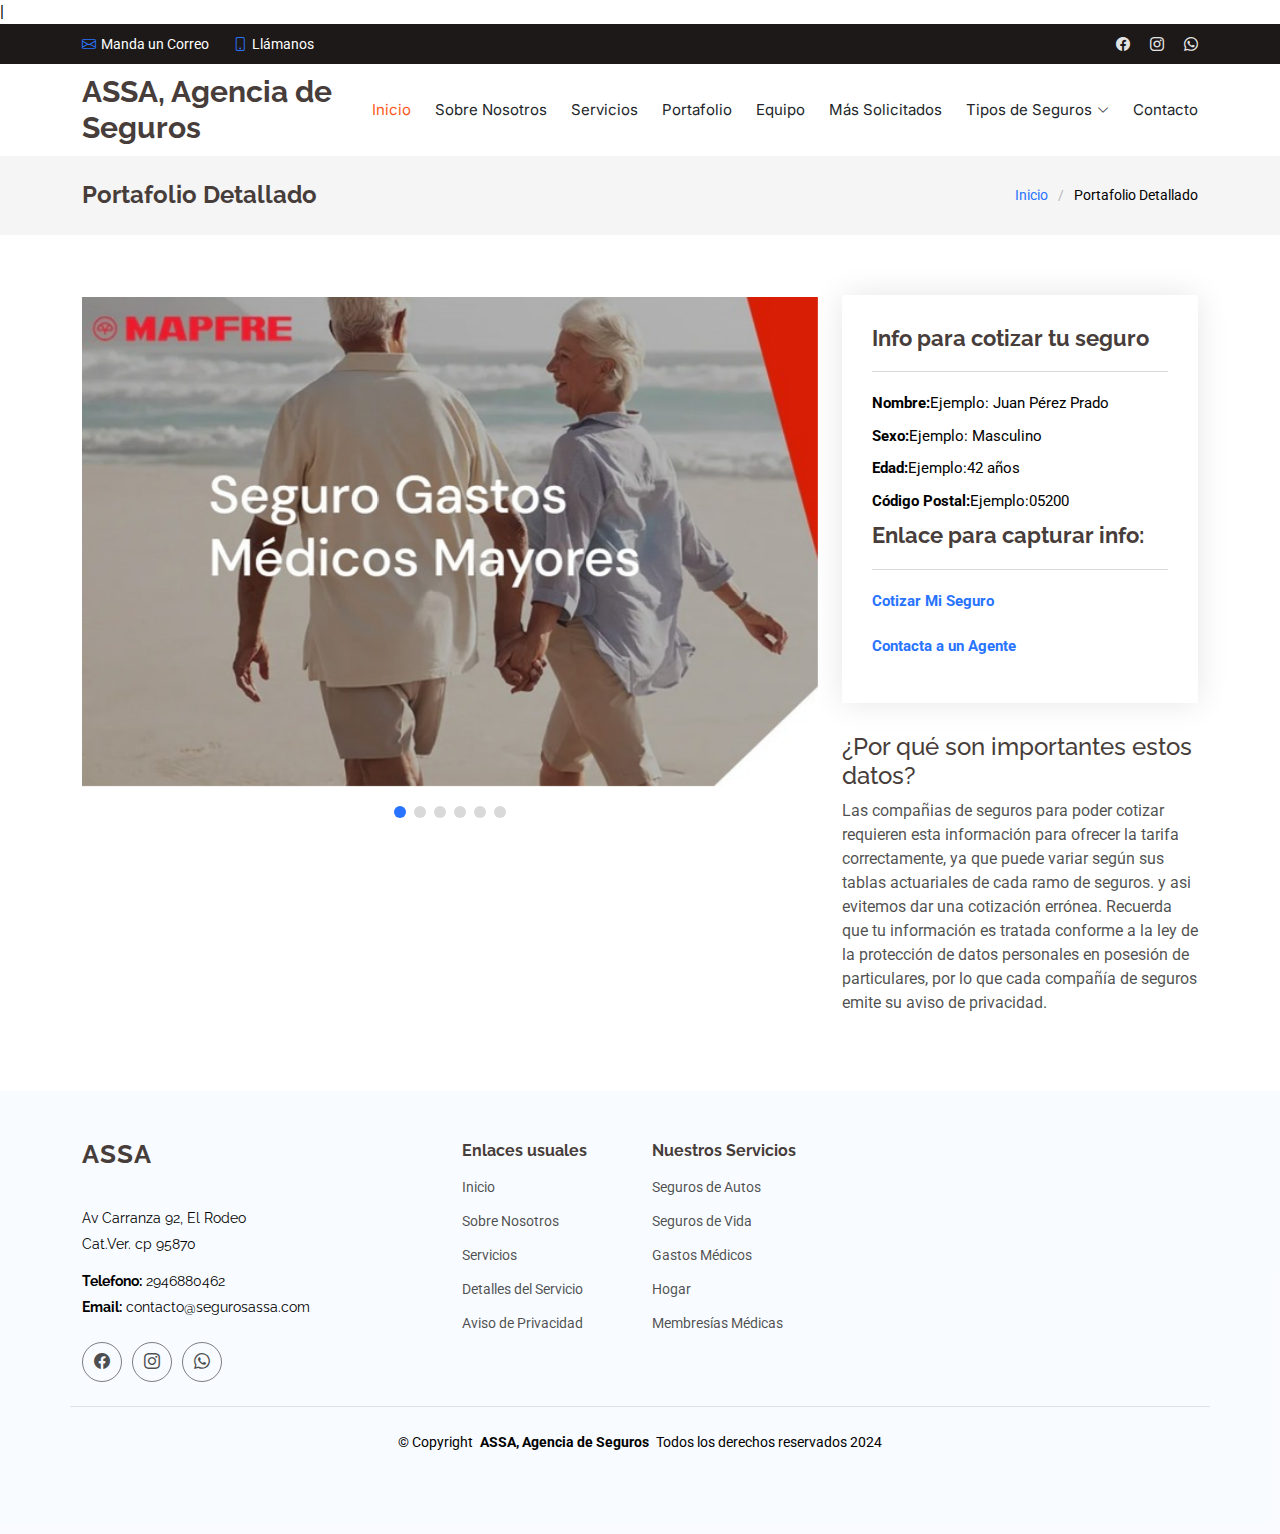
<file: portfolio-details.html>
<!DOCTYPE html>
<html lang="en">
  <head>
    <meta charset="utf-8" />
    <meta content="width=device-width, initial-scale=1.0" name="viewport" />
    <title>-Portafolio|ASSA - Agencia de Seguros</title>
    <meta content="" name="description" />
    <meta content="" name="keywords" />

    <!-- Favicons -->
    <link href="assets/img/favicon.png" rel="icon" />
    <link href="assets/img/apple-touch-icon.png" rel="apple-touch-icon" />
|
    <!-- Fonts -->
    <link href="https://fonts.googleapis.com" rel="preconnect" />
    <link href="https://fonts.gstatic.com" rel="preconnect" crossorigin />
    <link
      href="https://fonts.googleapis.com/css2?family=Roboto:ital,wght@0,100;0,300;0,400;0,500;0,700;0,900;1,100;1,300;1,400;1,500;1,700;1,900&family=Raleway:ital,wght@0,100;0,200;0,300;0,400;0,500;0,600;0,700;0,800;0,900;1,100;1,200;1,300;1,400;1,500;1,600;1,700;1,800;1,900&family=Inter:wght@100;200;300;400;500;600;700;800;900&display=swap"
      rel="stylesheet"
    />

    <!-- Vendor CSS Files -->
    <link
      href="assets/vendor/bootstrap/css/bootstrap.min.css"
      rel="stylesheet"
    />
    <link
      href="assets/vendor/bootstrap-icons/bootstrap-icons.css"
      rel="stylesheet"
    />
    <link href="assets/vendor/aos/aos.css" rel="stylesheet" />
    <link
      href="assets/vendor/glightbox/css/glightbox.min.css"
      rel="stylesheet"
    />
    <link href="assets/vendor/swiper/swiper-bundle.min.css" rel="stylesheet" />

    <!-- Main CSS File -->
    <link href="assets/css/main.css" rel="stylesheet" />

    <!-- =======================================================
  * Template Name: Flexor
  * Template URL: https://bootstrapmade.com/flexor-free-multipurpose-bootstrap-template/
  * Updated: Jun 14 2024 with Bootstrap v5.3.3
  * Author: BootstrapMade.com
  * License: https://bootstrapmade.com/license/
  ======================================================== -->
  </head>

  <body class="portfolio-details-page">
    <header id="header" class="header sticky-top">
        <div class="topbar d-flex align-items-center">
        <div class="container d-flex justify-content-center justify-content-md-between">
          <div class="contact-info d-flex align-items-center">
            <i class="bi bi-envelope d-flex align-items-center"><a href="mailto:contacto@segurosassa.com">Manda un Correo</a></i>
            <i class="bi bi-phone d-flex align-items-center ms-4"><a href="tel:+2946880462">Llámanos</i>
          </div>
          <div class="social-links d-none d-md-flex align-items-center">
           
            <a href="https://www.facebook.com/agenciaassa" class="facebook"><i class="bi bi-facebook"></i></a>
            <a href="https://www.instagram.com/assa.seguros/" class="instagram"><i class="bi bi-instagram"></i></a>
            <a href="https://wa.me/522941108070?text=hola,%20quisiera%20m%C3%A1s%20informaci%C3%B3n%20de%20..."><i class="bi bi-whatsapp"></i></a>
          </div>
        </div>
      </div><!-- End Top Bar -->

      <div class="branding d-flex align-items-cente">

        <div class="container position-relative d-flex align-items-center justify-content-between">
          <a href="index.html" class="logo d-flex align-items-center">
            <!-- Uncomment the line below if you also wish to use an image logo -->
            <!-- <img src="assets/img/logo.png" alt=""> -->
            <h1 class="sitename">ASSA, Agencia de Seguros</h1>
          </a>
  
          <nav id="navmenu" class="navmenu">
            <ul>
              <li><a href="index.html" class="active">Inicio<br></a></li>
              <li><a href="index.html#about">Sobre Nosotros</a></li>
              <li><a href="index.html#services">Servicios</a></li>
              <li><a href="index.html#portfolio">Portafolio</a></li>
              <li><a href="index.html#team">Equipo</a></li>
              <li><a href="index.html#pricing">Más Solicitados</a></li>
             
              <li class="dropdown"><a href="#"><span>Tipos de Seguros</span> <i class="bi bi-chevron-down toggle-dropdown"></i></a>
                <ul>
                  <li><FONT COLOR="d96100">Autos </FONT></li>
                  <li class="dropdown"><a href="#"><span>Paquetes Autos</span> <i class="bi bi-chevron-down toggle-dropdown"></i></a>
                    <ul>
                      <li><a href="autos.html">Básica</a></li>
                      <li><a href="autos.html">Limitada</a></li>
                      <li><a href="autos.html">Amplia</a></li>
                      <li><a href="autos.html">Coberturas Accesorias</a></li>
                      <li><a href="autos.html">Flotillas</a></li>
                    </ul>
                  </li>
                  <li><FONT COLOR="d96100">Vida </FONT></li>
                  
                  <li class="dropdown"><a href="#"><span>Planes Vida</span> <i class="bi bi-chevron-down toggle-dropdown"></i></a>
                    <ul>
                    <li><a href="vida.html">Ordinario</a></li>
                    <li><a href="vida.html">Escolar</a></li>
                    <li><a href="vida.html">Temporal</a></li>
                    </ul>
                    <li><FONT COLOR="d96100">Gastos Médicos </FONT></li>
                    <li class="dropdown"><a href="#"><span>Planes GM</span> <i class="bi bi-chevron-down toggle-dropdown"></i></a>
                      <ul>
                      <li><a href="gmm.html">Gastos Médicos Mayores</a></li>
                      <li><a href="gmm.html">Membresias Médicas</a></li>
                      <li><a href="gmm.html">Accidentes Personales</a></li>
                      </ul>
                      <li><FONT COLOR="d96100">Hogar </FONT></li>
                  <li class="dropdown"><a href="#"><span>Planes Hogar</span> <i class="bi bi-chevron-down toggle-dropdown"></i></a>
                    <ul>
                    <li><a href="hogar.html">Hogar seguro</a></li>
                    <li><a href="hogar.html">Responsabilidad Civil Hogar</a></li>
                    </ul>
  
  
  
                </ul>
              </li>
              <li><a href="index.html#contact">Contacto</a></li>
            </ul>
            <i class="mobile-nav-toggle d-xl-none bi bi-list"></i>
          </nav>
  
        </div>
      </div>
    </header>

    <main class="main">
      <!-- Page Title -->
      <div class="page-title">
        <div
          class="container d-lg-flex justify-content-between align-items-center"
        >
          <h1 class="mb-2 mb-lg-0">Portafolio Detallado</h1>
          <nav class="breadcrumbs">
            <ol>
              <li><a href="index.html">Inicio</a></li>
              <li class="current">Portafolio Detallado</li>
            </ol>
          </nav>
        </div>
      </div>
      <!-- End Page Title -->

      <!-- Portfolio Details Section -->
      <section id="portfolio-details" class="portfolio-details section">
        <div class="container" data-aos="fade-up" data-aos-delay="100">
          <div class="row gy-4">
            <div class="col-lg-8">
              <div class="portfolio-details-slider swiper init-swiper">
                <script type="application/json" class="swiper-config">
                  {
                    "loop": true,
                    "speed": 600,
                    "autoplay": {
                      "delay": 5000
                    },
                    "slidesPerView": "auto",
                    "pagination": {
                      "el": ".swiper-pagination",
                      "type": "bullets",
                      "clickable": true
                    }
                  }
                </script>

                <div class="swiper-wrapper align-items-center">
                  <div class="swiper-slide">
                    <img src="assets/img/portfolio/masonry-portfolio-9.jpg" alt="" />
                  </div>

                  <div class="swiper-slide">
                    <img src="assets/img/portfolio/masonry-portfolio-3.jpg" alt="" />
                  </div>

                  <div class="swiper-slide">
                    <img src="assets/img/portfolio/masonry-portfolio-7.jpg" alt="" />
                  </div>
                  <div class="swiper-slide">
                    <img src="assets/img/portfolio/masonry-portfolio-4.jpg" alt="" />
                  </div>
                 
                  <div class="swiper-slide">
                    <img src="assets/img/portfolio/masonry-portfolio-8.jpg" alt="" />
                  </div>
                  
                  <div class="swiper-slide">
                    <img src="assets/img/portfolio/masonry-portfolio-2.jpg" alt="" />
                  </div>

                </div>
                <div class="swiper-pagination"></div>
              </div>
            </div>

            <div class="col-lg-4">
              <div
                class="portfolio-info"
                data-aos="fade-up"
                data-aos-delay="200"
              >
                <h3>Info para cotizar tu seguro</h3>
                <ul>
                  <li><strong>Nombre:</strong>Ejemplo: Juan Pérez Prado</li>
                  <li><strong>Sexo:</strong>Ejemplo: Masculino</li>
                  <li><strong>Edad:</strong>Ejemplo:42 años</li>
                  <li><strong>Código Postal:</strong>Ejemplo:05200</li>
                  <li>
                    <h3>Enlace para capturar info:</h3> 
                    <a href="https://assa.clickseguros.online/"><strong>Cotizar Mi Seguro</strong></a>
                    <br>
                    <br>
                    <a href="https://wa.me/522941108070?text=hola,%20quisiera%20m%C3%A1s%20informaci%C3%B3n%20de%20..."><strong>Contacta a un Agente</strong></a>
                  </li>
                </ul>
              </div>
              <div
                class="portfolio-description"
                data-aos="fade-up"
                data-aos-delay="300"
              >
                <h4>¿Por qué son importantes  estos datos?</h4>
                <p>
                  Las compañias de seguros para poder cotizar requieren esta información para ofrecer la tarifa correctamente, ya que puede variar según sus tablas actuariales de cada ramo de seguros. y asi evitemos dar una cotización errónea. Recuerda que tu información es tratada conforme a la ley de la protección de datos personales en posesión de particulares, por lo que cada compañía de seguros emite su aviso de privacidad.
                </p>
              </div>
            </div>
          </div>
        </div>
      </section>
      <!-- /Portfolio Details Section -->
    </main>

    <footer id="footer" class="footer">
      <div class="container footer-top">
        <div class="row gy-4">
          <div class="col-lg-4 col-md-6 footer-about">
            <a href="index.html" class="logo d-flex align-items-center">
              <span class="sitename">ASSA</span>
            </a>
            <div class="footer-contact pt-3">
              <p>Av Carranza 92, El Rodeo</p>
              <p>Cat.Ver. cp 95870</p>
              <p class="mt-3">
                <strong>Telefono:</strong> <span>2946880462</span>
              </p>
              <p>
                <strong>Email:</strong> <span>contacto@segurosassa.com</span>
              </p>
            </div>
            <div class="social-links d-flex mt-4">
              <a href="https://www.facebook.com/agenciaassa"><i class="bi bi-facebook"></i></a>
              <a href="https://www.instagram.com/assa.seguros/"><i class="bi bi-instagram"></i></a>
              <a href="https://wa.me/522941108070?text=hola,%20quisiera%20m%C3%A1s%20informaci%C3%B3n%20de%20..."><i class="bi bi-whatsapp"></i></a>
            </div>
          </div>

          <div class="col-lg-2 col-md-3 footer-links">
            <h4>Enlaces usuales</h4>
            <ul>
              <li><a href="index.html">Inicio</a></li>
              <li><a href="index.html#about">Sobre Nosotros</a></li>
              <li><a href="index.html#services">Servicios</a></li>
              <li><a href="service-details.html">Detalles del Servicio</a></li>
              <li><a href="aviso-privacidad.html">Aviso de Privacidad</a></li>
            </ul>
          </div>

          <div class="col-lg-2 col-md-3 footer-links">
            <h4>Nuestros Servicios</h4>
            <ul>
              <li><a href="https://assa.clickseguros.online/">Seguros de Autos</a></li>
              <li><a href="https://assa.clickseguros.online/">Seguros de Vida</a></li>
              <li><a href="https://assa.clickseguros.online/">Gastos Médicos</a></li>
              <li><a href="https://assa.clickseguros.online/">Hogar</a></li>
              <li><a href="https://assa.clickseguros.online/">Membresías Médicas</a></li>
            </ul>
          </div>

          
<!--html>
      <div class="col-lg-4 col-md-12 footer-newsletter">
          <h4>Nuestro Boletín de Noticias</h4>
          <p>Suscribete a nuestro Boletín y enterare de lo último en nuestros servicios y promociones!</p>
          <form action="forms/newsletter.php" method="post" class="php-email-form">
            <div class="newsletter-form"><input type="email" name="email"><input type="submit" value="Suscribete"></div>
            <div class="loading">Cargando</div>
            <div class="error-message"></div>
            <div class="sent-message">Su solicitud a sido Enviada. Gracias!</div>
          </form>
        </div></html-->
        </div>
      </div>

      <div class="container copyright text-center mt-4">
        <p>
          © <span>Copyright</span>
          <strong class="px-1 sitename">ASSA, Agencia de Seguros</strong>
          <span>Todos los derechos reservados 2024</span>
        </p>
        <div class="credits">
          <!-- All the links in the footer should remain intact. -->
          <!-- You can delete the links only if you've purchased the pro version. -->
          <!-- Licensing information: https://bootstrapmade.com/license/ -->
          <!-- Purchase the pro version with working PHP/AJAX contact form: [buy-url] -->
    
        </div>
      </div>
    </footer>

    <!-- Scroll Top -->
    <a
      href="#"
      id="scroll-top"
      class="scroll-top d-flex align-items-center justify-content-center"
      ><i class="bi bi-arrow-up-short"></i
    ></a>

    <!-- Preloader -->
    <div id="preloader"></div>

    <!-- Vendor JS Files -->
    <script src="assets/vendor/bootstrap/js/bootstrap.bundle.min.js"></script>
    <script src="assets/vendor/php-email-form/validate.js"></script>
    <script src="assets/vendor/aos/aos.js"></script>
    <script src="assets/vendor/glightbox/js/glightbox.min.js"></script>
    <script src="assets/vendor/swiper/swiper-bundle.min.js"></script>
    <script src="assets/vendor/imagesloaded/imagesloaded.pkgd.min.js"></script>
    <script src="assets/vendor/isotope-layout/isotope.pkgd.min.js"></script>

    <!-- Main JS File -->
    <script src="assets/js/main.js"></script>
  </body>
</html>
</file>
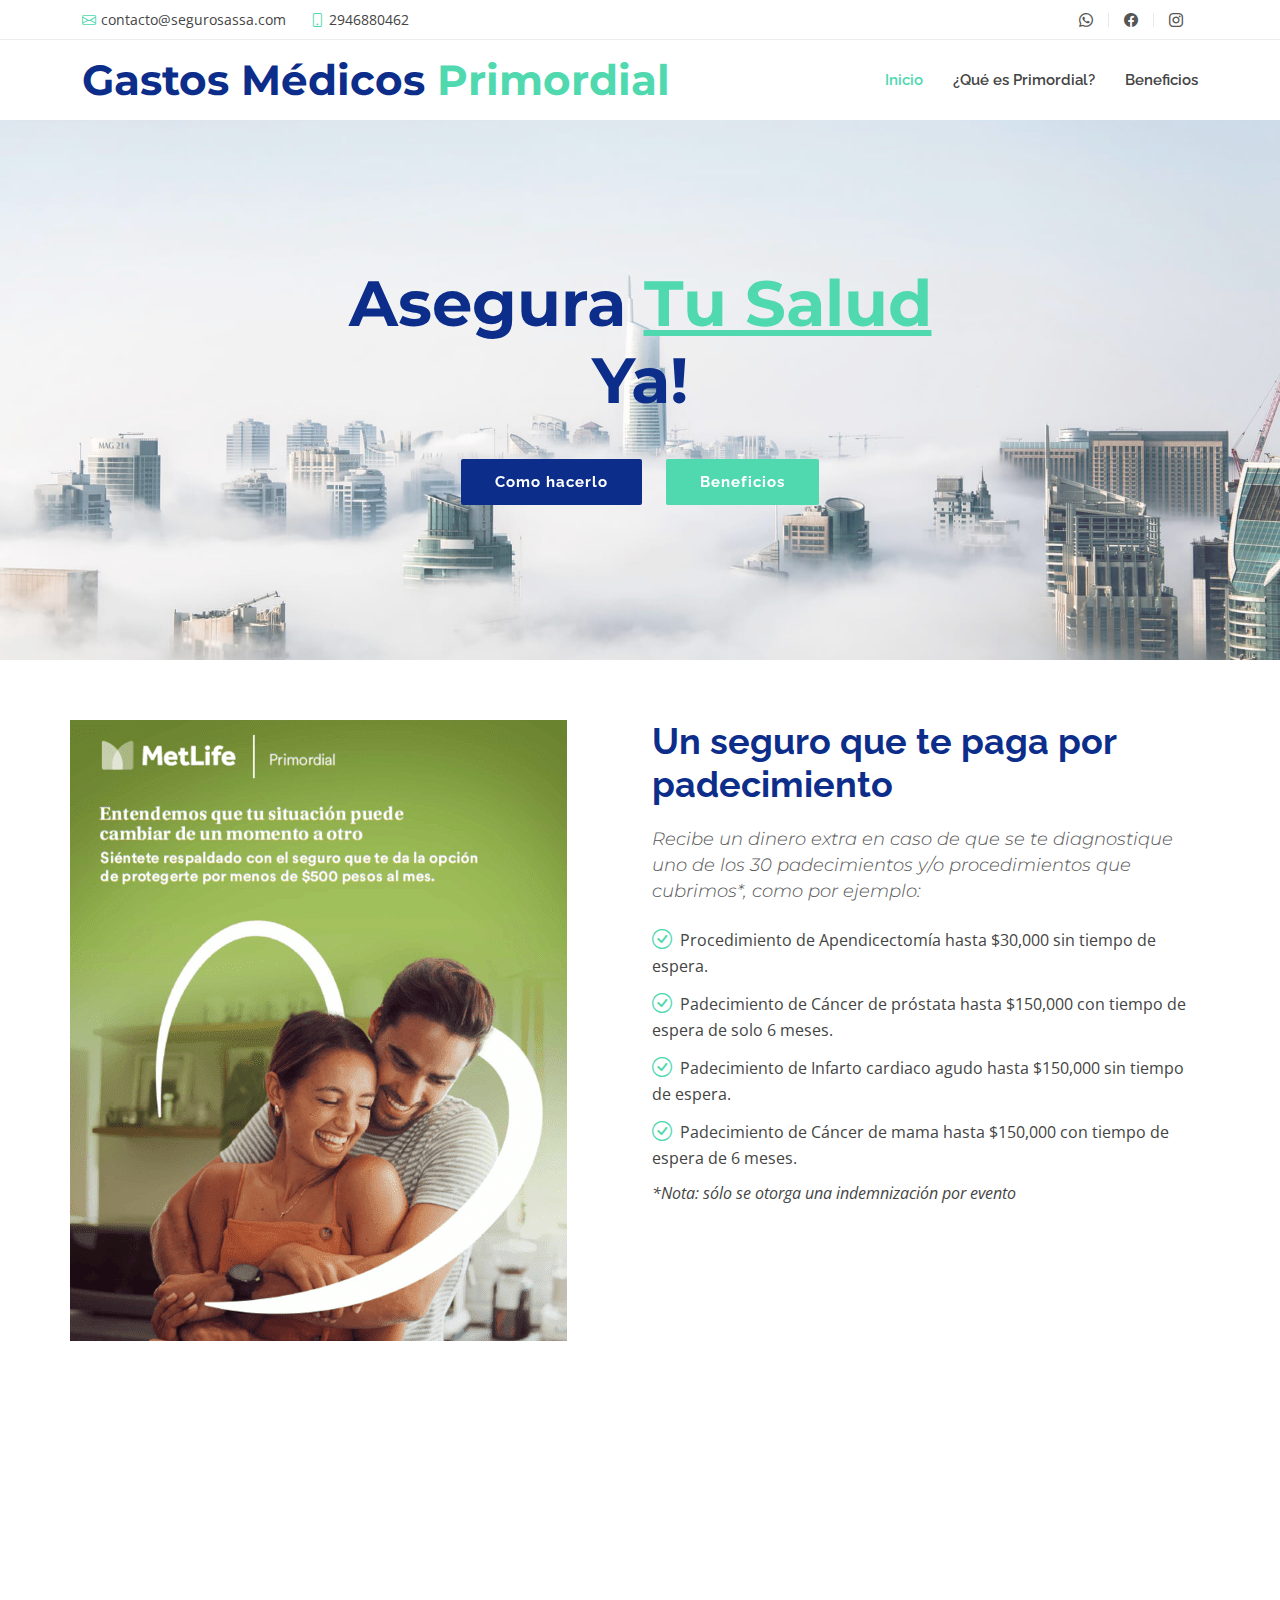
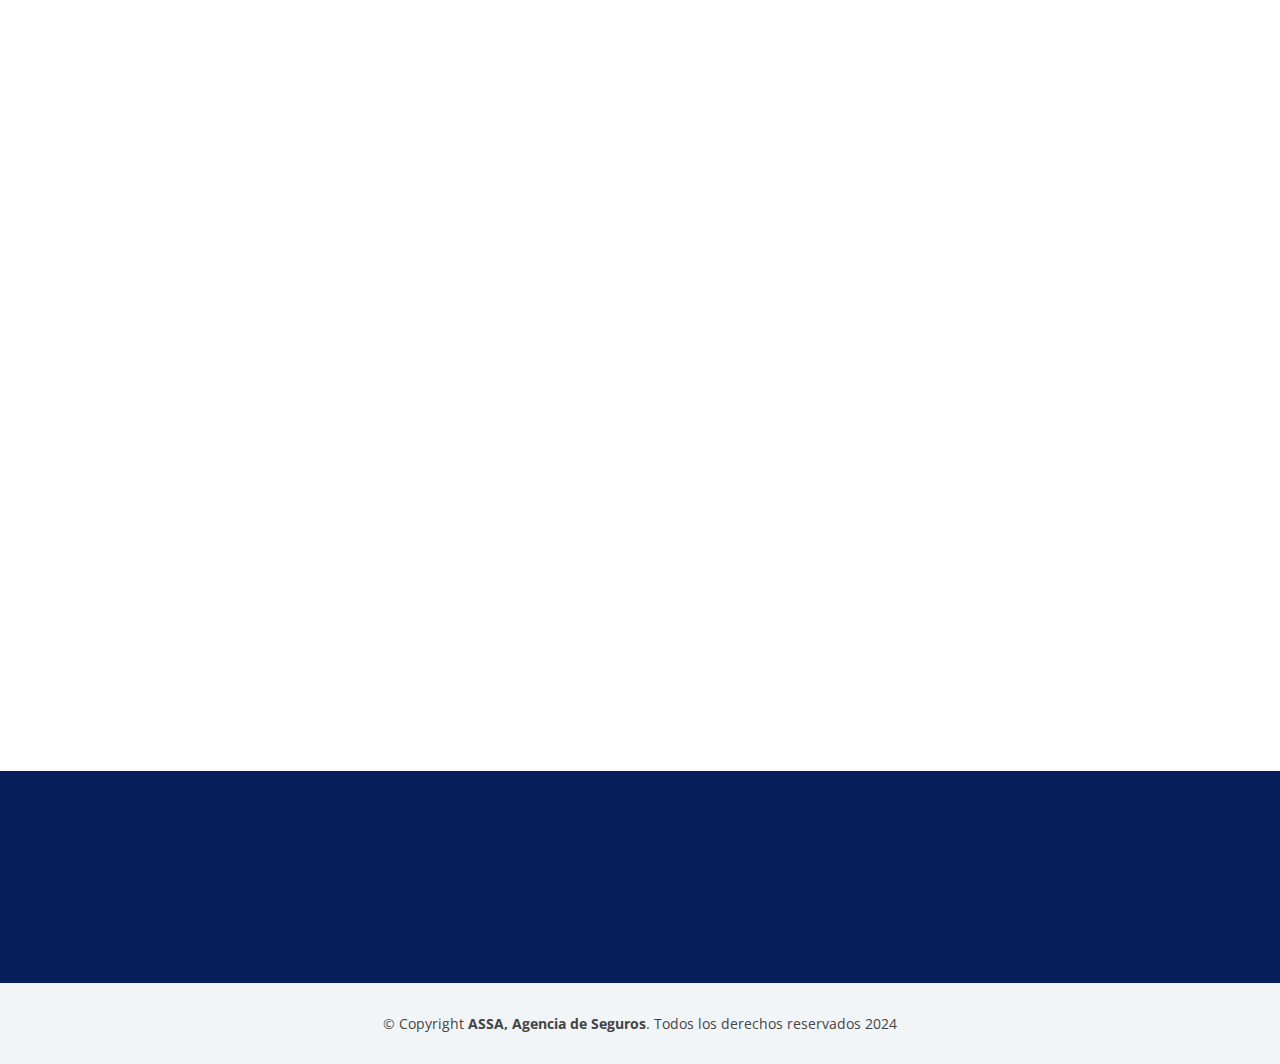
<file: primordial.html>
<!DOCTYPE html>
<html lang="es">
  <head>
    <meta charset="utf-8" />
    <meta content="width=device-width, initial-scale=1.0" name="viewport" />

    <title>Landing|Primordial</title>
    <meta content="" name="description" />
    <meta content="" name="keywords" />

    <!-- Favicons -->
    <link href="assetsp/img/favicon.png" rel="icon" />
    <link href="assetsp/img/apple-touch-icon.png" rel="apple-touch-icon" />

    <!-- Google Fonts -->
    <link
      href="https://fonts.googleapis.com/css?family=Open+Sans:300,300i,400,400i,700,700i|Raleway:300,400,500,700,800|Montserrat:300,400,700"
      rel="stylesheet"
    />

    <!-- Vendor CSS Files -->
    <link href="assetsp/vendor/aos/aos.css" rel="stylesheet" />
    <link
      href="assetsp/vendor/bootstrap/css/bootstrap.min.css"
      rel="stylesheet"
    />
    <link
      href="assetsp/vendor/bootstrap-icons/bootstrap-icons.css"
      rel="stylesheet"
    />
    <link
      href="assetsp/vendor/boxicons/css/boxicons.min.css"
      rel="stylesheet"
    />
    <link
      href="assetsp/vendor/glightbox/css/glightbox.min.css"
      rel="stylesheet"
    />
    <link href="assetsp/vendor/swiper/swiper-bundle.min.css" rel="stylesheet" />

    <!-- Template Main CSS File -->
    <link href="assetsp/css/style.css" rel="stylesheet" />

    <!-- =======================================================
  * Template Name: Reveal
  * Template URL: https://bootstrapmade.com/reveal-bootstrap-corporate-template/
  * Updated: Mar 17 2024 with Bootstrap v5.3.3
  * Author: BootstrapMade.com
  * License: https://bootstrapmade.com/license/
  ======================================================== -->
  </head>

  <body>
    <!-- ======= Top Bar ======= -->
    <section id="topbar" class="d-flex align-items-center">
      <div
        class="container d-flex justify-content-center justify-content-md-between"
      >
        <div class="contact-info d-flex align-items-center">
          <i class="bi bi-envelope d-flex align-items-center"
            ><a href="mailto:contacto@segurosassa.com"
              >contacto@segurosassa.com</a
            ></i
          >
          <a href="tel:2946880462"
            ><i class="bi bi-phone d-flex align-items-center ms-4"
              ><span>2946880462</span></i
            ></a
          >
        </div>
        <div class="social-links d-none d-md-flex align-items-center">
          <a
            href="https://wa.me/522941108070?text=hola,%20quisiera%20m%C3%A1s%20informaci%C3%B3n%20de%20..."
            class="whatsapp"
            ><i class="bi bi-whatsapp"></i
          ></a>
          <a href="https://www.facebook.com/agenciaassa" class="facebook"
            ><i class="bi bi-facebook"></i
          ></a>
          <a href="https://www.instagram.com/assa.seguros/" class="instagram"
            ><i class="bi bi-instagram"></i
          ></a>
        </div>
      </div>
    </section>
    <!-- End Top Bar-->

    <!-- ======= Header ======= -->
    <header id="header" class="d-flex align-items-center">
      <div class="container d-flex justify-content-between">
        <div id="logo">
          <h1>
            <a href="primordial.html"
              >Gastos Médicos <span> Primordial</span></a
            >
          </h1>
          <!-- Uncomment below if you prefer to use an image logo -->
          <!-- <a href="primordial.html"><img src="assetsp/img/logo.png" alt=""></a>-->
        </div>

        <nav id="navbar" class="navbar">
          <ul>
            <li><a class="nav-link scrollto active" href="#hero">Inicio</a></li>
            <li>
              <a class="nav-link scrollto" href="#about">¿Qué es Primordial?</a>
            </li>
            <li>
              <a class="nav-link scrollto" href="#services">Beneficios</a>
            </li>
            <!--   <li>
              <a class="nav-link scrollto" href="#portfolio">Portafolio</a>
            </li>
            <li><a class="nav-link scrollto" href="#contact">Contacto</a></li>-->
          </ul>
          <i class="bi bi-list mobile-nav-toggle"></i>
        </nav>
        <!-- .navbar -->
      </div>
    </header>
    <!-- End Header -->

    <!-- ======= hero Section ======= -->
    <section id="hero">
      <div class="hero-content" data-aos="fade-up">
        <h2>Asegura <span>Tu Salud</span><br />Ya!</h2>
        <div>
          <a href="#call-to-action" class="btn-get-started scrollto"
            >Como hacerlo</a
          >
          <a href="#services" class="btn-projects scrollto">Beneficios</a>
        </div>
      </div>

      <div class="hero-slider swiper">
        <div class="swiper-wrapper">
          <div
            class="swiper-slide"
            style="background-image: url('assetsp/img/hero-carousel/1.jpg')"
          ></div>
          <div
            class="swiper-slide"
            style="background-image: url('assetsp/img/hero-carousel/2.jpg')"
          ></div>
          <div
            class="swiper-slide"
            style="background-image: url('assetsp/img/hero-carousel/3.jpg')"
          ></div>
          <div
            class="swiper-slide"
            style="background-image: url('assetsp/img/hero-carousel/4.jpg')"
          ></div>
          <div
            class="swiper-slide"
            style="background-image: url('assetsp/img/hero-carousel/5.jpg')"
          ></div>
        </div>
      </div>
    </section>
    <!-- End Hero Section -->

    <main id="main">
      <!-- ======= About Section ======= -->
      <section id="about">
        <div class="container" data-aos="fade-up">
          <div class="row">
            <div class="col-lg-6 about-img">
              <img src="assetsp/img/about-img.png" alt="" />
            </div>

            <div class="col-lg-6 content">
              <h2>Un seguro que te paga por padecimiento</h2>
              <h3>
                Recibe un dinero extra en caso de que se te diagnostique uno de
                los 30 padecimientos y/o procedimientos que cubrimos*, como por
                ejemplo:
              </h3>

              <ul>
                <li>
                  <i class="bi bi-check-circle"></i> Procedimiento de
                  Apendicectomía hasta $30,000 sin tiempo de espera.
                </li>
                <li>
                  <i class="bi bi-check-circle"></i> Padecimiento de Cáncer de
                  próstata hasta $150,000 con tiempo de espera de solo 6 meses.
                </li>
                <li>
                  <i class="bi bi-check-circle"></i> Padecimiento de Infarto
                  cardiaco agudo hasta $150,000 sin tiempo de espera.
                </li>
                <li>
                  <i class="bi bi-check-circle"></i> Padecimiento de Cáncer de
                  mama hasta $150,000 con tiempo de espera de 6 meses.
                </li>

                <p>
                  <em>*Nota: sólo se otorga una indemnización por evento</em>
                </p>
              </ul>
            </div>
          </div>
        </div>
      </section>
      <!-- End About Section -->

      <!-- ======= Services Section ======= -->
      <section id="services">
        <div class="container" data-aos="fade-up">
          <div class="section-header">
            <h2>Beneficios adicionales</h2>
            <p>
              Además del listado de Padecimientos o procedimientos también
              puedes contar con los siguientes servicios.
            </p>
          </div>

          <div class="row gy-4">
            <div class="col-lg-6" data-aos="fade-up" data-aos-delay="100">
              <div class="box">
                <div class="icon"><i class="bi bi-hospital"></i></div>
                <h4 class="title">
                  <a href="">Apoyo por Hospitalización:</a>
                </h4>
                <p class="description">
                  Recibe un apoyo económico diario en caso de ser internado
                  (hasta 30 días).
                </p>
              </div>
            </div>

            <div class="col-lg-6" data-aos="fade-up" data-aos-delay="200">
              <div class="box">
                <div class="icon"><i class="bi bi-person-wheelchair"></i></div>
                <h4 class="title">
                  <a href="">Rembolso de gastos Médicos Por Accidente</a>
                </h4>
                <p class="description">
                  Siéntete protegido con el Seguro que te da un reembolso de
                  hasta $30,000, aún en incidentes leves..
                </p>
              </div>
            </div>

            <div class="col-lg-6" data-aos="fade-up" data-aos-delay="300">
              <div class="box">
                <div class="icon"><i class="bi bi-bookmark-heart"></i></div>
                <h4 class="title"><a href="">Cuidado de tu bienestar:</a></h4>
                <p class="description">
                  Tu salud no se puede posponer, cuenta con acceso a una App de
                  Bienestar y acompañamiento médico a través de Asistencias.
                </p>
              </div>
            </div>

            <div class="col-lg-6" data-aos="fade-up" data-aos-delay="400">
              <div class="box">
                <div class="icon"><i class="bi bi-calendar2-check"></i></div>
                <h4 class="title">
                  <a href="">Asistencias que te acompañan:</a>
                </h4>
                <p class="description">
                  En el día a día suceden contratiempos, siéntete protegido con
                  acompañamiento médico, nutricional, ambulancia y muchas más, a
                  través de la Asistencia Integral.
                </p>
              </div>
            </div>
          </div>
        </div>
      </section>
      <!-- End Services Section -->

      <!-- ======= Clients Section ======= -->
      <section id="clients">
        <div class="container" data-aos="fade-up">
          <div class="section-header">
            <h2>MetLife</h2>
            <p>
              Los productos y servicios son ofrecidos por MetLife México S.A. de
              C.V. filial de MetLife Inc. que operan bajo la marca “MetLife”.
              Todo lo anterior de acuerdo con las Condiciones Generales del
              producto contratado. Todo lo anterior de acuerdo a las Condiciones
              Generales del seguro contratado. VU-2-004
            </p>
          </div>

          <div
            class="clients-slider swiper"
            data-aos="fade-up"
            data-aos-delay="100"
          >
            <div class="swiper-wrapper align-items-center">
              <div class="swiper-slide">
                <img
                  src="assetsp/img/clients/client-1.png"
                  class="img-fluid"
                  alt=""
                />
              </div>
              <div class="swiper-slide">
                <img
                  src="assetsp/img/clients/client-2.png"
                  class="img-fluid"
                  alt=""
                />
              </div>
              <div class="swiper-slide">
                <img
                  src="assetsp/img/clients/client-3.png"
                  class="img-fluid"
                  alt=""
                />
              </div>
              <div class="swiper-slide">
                <img
                  src="assetsp/img/clients/client-4.png"
                  class="img-fluid"
                  alt=""
                />
              </div>
              <div class="swiper-slide">
                <img
                  src="assetsp/img/clients/client-5.png"
                  class="img-fluid"
                  alt=""
                />
              </div>
              <div class="swiper-slide">
                <img
                  src="assetsp/img/clients/client-6.png"
                  class="img-fluid"
                  alt=""
                />
              </div>
              <div class="swiper-slide">
                <img
                  src="assetsp/img/clients/client-7.png"
                  class="img-fluid"
                  alt=""
                />
              </div>
              <div class="swiper-slide">
                <img
                  src="assetsp/img/clients/client-8.png"
                  class="img-fluid"
                  alt=""
                />
              </div>
            </div>
            <div class="swiper-pagination"></div>
          </div>
        </div>
      </section>
      <!-- End Clients Section -->

      <!-- ======= Portfolio Section 
      <section id="portfolio" class="portfolio">
        <div class="container" data-aos="fade-up">
          <div class="section-header">
            <h2>Our Portfolio</h2>
            <p>
              Sed tamen tempor magna labore dolore dolor sint tempor duis magna
              elit veniam aliqua esse amet veniam enim export quid quid veniam
              aliqua eram noster malis nulla duis fugiat culpa esse aute nulla
              ipsum velit export irure minim illum fore
            </p>
          </div>

          <div class="row" data-aos="fade-up" data-aos-delay="100">
            <div class="col-lg-12 d-flex justify-content-center">
              <ul id="portfolio-flters">
                <li data-filter="*" class="filter-active">All</li>
                <li data-filter=".filter-app">App</li>
                <li data-filter=".filter-card">Card</li>
                <li data-filter=".filter-web">Web</li>
              </ul>
            </div>
          </div>

          <div
            class="row portfolio-container"
            data-aos="fade-up"
            data-aos-delay="200"
          >
            <div class="col-lg-4 col-md-6 portfolio-item filter-app">
              <img
                src="assetsp/img/portfolio/portfolio-1.jpg"
                class="img-fluid"
                alt=""
              />
              <div class="portfolio-info">
                <h4>App 1</h4>
                <p>App</p>
                <a
                  href="assetsp/img/portfolio/portfolio-1.jpg"
                  data-gallery="portfolioGallery"
                  class="portfolio-lightbox preview-link"
                  title="App 1"
                  ><i class="bx bx-plus"></i
                ></a>
                <a
                  href="portfolio-details.html"
                  class="details-link"
                  title="More Details"
                  ><i class="bx bx-link"></i
                ></a>
              </div>
            </div>

            <div class="col-lg-4 col-md-6 portfolio-item filter-web">
              <img
                src="assetsp/img/portfolio/portfolio-2.jpg"
                class="img-fluid"
                alt=""
              />
              <div class="portfolio-info">
                <h4>Web 3</h4>
                <p>Web</p>
                <a
                  href="assetsp/img/portfolio/portfolio-2.jpg"
                  data-gallery="portfolioGallery"
                  class="portfolio-lightbox preview-link"
                  title="Web 3"
                  ><i class="bx bx-plus"></i
                ></a>
                <a
                  href="portfolio-details.html"
                  class="details-link"
                  title="More Details"
                  ><i class="bx bx-link"></i
                ></a>
              </div>
            </div>

            <div class="col-lg-4 col-md-6 portfolio-item filter-app">
              <img
                src="assetsp/img/portfolio/portfolio-3.jpg"
                class="img-fluid"
                alt=""
              />
              <div class="portfolio-info">
                <h4>App 2</h4>
                <p>App</p>
                <a
                  href="assetsp/img/portfolio/portfolio-3.jpg"
                  data-gallery="portfolioGallery"
                  class="portfolio-lightbox preview-link"
                  title="App 2"
                  ><i class="bx bx-plus"></i
                ></a>
                <a
                  href="portfolio-details.html"
                  class="details-link"
                  title="More Details"
                  ><i class="bx bx-link"></i
                ></a>
              </div>
            </div>

            <div class="col-lg-4 col-md-6 portfolio-item filter-card">
              <img
                src="assetsp/img/portfolio/portfolio-4.jpg"
                class="img-fluid"
                alt=""
              />
              <div class="portfolio-info">
                <h4>Card 2</h4>
                <p>Card</p>
                <a
                  href="assetsp/img/portfolio/portfolio-4.jpg"
                  data-gallery="portfolioGallery"
                  class="portfolio-lightbox preview-link"
                  title="Card 2"
                  ><i class="bx bx-plus"></i
                ></a>
                <a
                  href="portfolio-details.html"
                  class="details-link"
                  title="More Details"
                  ><i class="bx bx-link"></i
                ></a>
              </div>
            </div>

            <div class="col-lg-4 col-md-6 portfolio-item filter-web">
              <img
                src="assetsp/img/portfolio/portfolio-5.jpg"
                class="img-fluid"
                alt=""
              />
              <div class="portfolio-info">
                <h4>Web 2</h4>
                <p>Web</p>
                <a
                  href="assetsp/img/portfolio/portfolio-5.jpg"
                  data-gallery="portfolioGallery"
                  class="portfolio-lightbox preview-link"
                  title="Web 2"
                  ><i class="bx bx-plus"></i
                ></a>
                <a
                  href="portfolio-details.html"
                  class="details-link"
                  title="More Details"
                  ><i class="bx bx-link"></i
                ></a>
              </div>
            </div>

            <div class="col-lg-4 col-md-6 portfolio-item filter-app">
              <img
                src="assetsp/img/portfolio/portfolio-6.jpg"
                class="img-fluid"
                alt=""
              />
              <div class="portfolio-info">
                <h4>App 3</h4>
                <p>App</p>
                <a
                  href="assetsp/img/portfolio/portfolio-6.jpg"
                  data-gallery="portfolioGallery"
                  class="portfolio-lightbox preview-link"
                  title="App 3"
                  ><i class="bx bx-plus"></i
                ></a>
                <a
                  href="portfolio-details.html"
                  class="details-link"
                  title="More Details"
                  ><i class="bx bx-link"></i
                ></a>
              </div>
            </div>

            <div class="col-lg-4 col-md-6 portfolio-item filter-card">
              <img
                src="assetsp/img/portfolio/portfolio-7.jpg"
                class="img-fluid"
                alt=""
              />
              <div class="portfolio-info">
                <h4>Card 1</h4>
                <p>Card</p>
                <a
                  href="assetsp/img/portfolio/portfolio-7.jpg"
                  data-gallery="portfolioGallery"
                  class="portfolio-lightbox preview-link"
                  title="Card 1"
                  ><i class="bx bx-plus"></i
                ></a>
                <a
                  href="portfolio-details.html"
                  class="details-link"
                  title="More Details"
                  ><i class="bx bx-link"></i
                ></a>
              </div>
            </div>

            <div class="col-lg-4 col-md-6 portfolio-item filter-card">
              <img
                src="assetsp/img/portfolio/portfolio-8.jpg"
                class="img-fluid"
                alt=""
              />
              <div class="portfolio-info">
                <h4>Card 3</h4>
                <p>Card</p>
                <a
                  href="assetsp/img/portfolio/portfolio-8.jpg"
                  data-gallery="portfolioGallery"
                  class="portfolio-lightbox preview-link"
                  title="Card 3"
                  ><i class="bx bx-plus"></i
                ></a>
                <a
                  href="portfolio-details.html"
                  class="details-link"
                  title="More Details"
                  ><i class="bx bx-link"></i
                ></a>
              </div>
            </div>

            <div class="col-lg-4 col-md-6 portfolio-item filter-web">
              <img
                src="assetsp/img/portfolio/portfolio-9.jpg"
                class="img-fluid"
                alt=""
              />
              <div class="portfolio-info">
                <h4>Web 3</h4>
                <p>Web</p>
                <a
                  href="assetsp/img/portfolio/portfolio-9.jpg"
                  data-gallery="portfolioGallery"
                  class="portfolio-lightbox preview-link"
                  title="Web 3"
                  ><i class="bx bx-plus"></i
                ></a>
                <a
                  href="portfolio-details.html"
                  class="details-link"
                  title="More Details"
                  ><i class="bx bx-link"></i
                ></a>
              </div>
            </div>
          </div>
        </div>
      </section>
      <!-- End Portfolio Section -->

      <!-- ======= Testimonials Section 
      <section id="testimonials">
        <div class="container" data-aos="fade-up">
          <div class="section-header">
            <h2>Testimonials</h2>
            <p>
              Sed tamen tempor magna labore dolore dolor sint tempor duis magna
              elit veniam aliqua esse amet veniam enim export quid quid veniam
              aliqua eram noster malis nulla duis fugiat culpa esse aute nulla
              ipsum velit export irure minim illum fore
            </p>
          </div>

          <div
            class="testimonials-slider swiper"
            data-aos="fade-up"
            data-aos-delay="100"
          >
            <div class="swiper-wrapper">
              <div class="swiper-slide">
                <div class="testimonial-item">
                  <p>
                    <img
                      src="assetsp/img/quote-sign-left.png"
                      class="quote-sign-left"
                      alt=""
                    />
                    Proin iaculis purus consequat sem cure digni ssim donec
                    porttitora entum suscipit rhoncus. Accusantium quam,
                    ultricies eget id, aliquam eget nibh et. Maecen aliquam,
                    risus at semper.
                    <img
                      src="assetsp/img/quote-sign-right.png"
                      class="quote-sign-right"
                      alt=""
                    />
                  </p>
                  <img
                    src="assetsp/img/testimonial-1.jpg"
                    class="testimonial-img"
                    alt=""
                  />
                  <h3>Saul Goodman</h3>
                  <h4>Ceo &amp; Founder</h4>
                </div>
              </div>
              <!-- End testimonial item 

              <div class="swiper-slide">
                <div class="testimonial-item">
                  <p>
                    <img
                      src="assetsp/img/quote-sign-left.png"
                      class="quote-sign-left"
                      alt=""
                    />
                    Export tempor illum tamen malis malis eram quae irure esse
                    labore quem cillum quid cillum eram malis quorum velit fore
                    eram velit sunt aliqua noster fugiat irure amet legam anim
                    culpa.
                    <img
                      src="assetsp/img/quote-sign-right.png"
                      class="quote-sign-right"
                      alt=""
                    />
                  </p>
                  <img
                    src="assetsp/img/testimonial-2.jpg"
                    class="testimonial-img"
                    alt=""
                  />
                  <h3>Sara Wilsson</h3>
                  <h4>Designer</h4>
                </div>
              </div>
              <!-- End testimonial item 

              <div class="swiper-slide">
                <div class="testimonial-item">
                  <p>
                    <img
                      src="assetsp/img/quote-sign-left.png"
                      class="quote-sign-left"
                      alt=""
                    />
                    Enim nisi quem export duis labore cillum quae magna enim
                    sint quorum nulla quem veniam duis minim tempor labore quem
                    eram duis noster aute amet eram fore quis sint minim.
                    <img
                      src="assetsp/img/quote-sign-right.png"
                      class="quote-sign-right"
                      alt=""
                    />
                  </p>
                  <img
                    src="assetsp/img/testimonial-3.jpg"
                    class="testimonial-img"
                    alt=""
                  />
                  <h3>Jena Karlis</h3>
                  <h4>Store Owner</h4>
                </div>
              </div>
              <!-- End testimonial item 

              <div class="swiper-slide">
                <div class="testimonial-item">
                  <p>
                    <img
                      src="assetsp/img/quote-sign-left.png"
                      class="quote-sign-left"
                      alt=""
                    />
                    Fugiat enim eram quae cillum dolore dolor amet nulla culpa
                    multos export minim fugiat minim velit minim dolor enim duis
                    veniam ipsum anim magna sunt elit fore quem dolore labore
                    illum veniam.
                    <img
                      src="assetsp/img/quote-sign-right.png"
                      class="quote-sign-right"
                      alt=""
                    />
                  </p>
                  <img
                    src="assetsp/img/testimonial-4.jpg"
                    class="testimonial-img"
                    alt=""
                  />
                  <h3>Matt Brandon</h3>
                  <h4>Freelancer</h4>
                </div>
              </div>
              <!-- End testimonial item 

              <div class="swiper-slide">
                <div class="testimonial-item">
                  <p>
                    <img
                      src="assetsp/img/quote-sign-left.png"
                      class="quote-sign-left"
                      alt=""
                    />
                    Quis quorum aliqua sint quem legam fore sunt eram irure
                    aliqua veniam tempor noster veniam enim culpa labore duis
                    sunt culpa nulla illum cillum fugiat legam esse veniam culpa
                    fore nisi cillum quid.
                    <img
                      src="assetsp/img/quote-sign-right.png"
                      class="quote-sign-right"
                      alt=""
                    />
                  </p>
                  <img
                    src="assetsp/img/testimonial-5.jpg"
                    class="testimonial-img"
                    alt=""
                  />
                  <h3>John Larson</h3>
                  <h4>Entrepreneur</h4>
                </div>
              </div>
              <!-- End testimonial item 
            </div>
            <div class="swiper-pagination"></div>
          </div>
        </div>
      </section>
      <!-- End Testimonials Section 

      <!-- ======= Call To Action Section ======= -->
      <section id="call-to-action">
        <div class="container" data-aos="zoom-out">
          <div class="row">
            <div class="col-lg-9 text-center text-lg-start">
              <h3 class="cta-title">Contrata</h3>
              <p class="cta-text">
                Estás a un paso de tener la tranquilidad que te brinda MetLife a
                un Costo totalmente accesible para ti y tu familia desde $500
                mensuales.
              </p>
            </div>
            <div class="col-lg-3 cta-btn-container text-center">
              <a
                class="cta-btn align-middle"
                href="https://wa.me/522941108070?text=hola,%20quisiera%20m%C3%A1s%20informaci%C3%B3n%20de%20..."
                >Contrata con tu Agente</a
              >
            </div>
          </div>
        </div>
      </section>
      <!-- End Call To Action Section -->

      <!-- ======= Team Section 
      <section id="team">
        <div class="container" data-aos="fade-up">
          <div class="section-header">
            <h2>Our Team</h2>
          </div>
          <div class="row">
            <div class="col-lg-3 col-md-6">
              <div class="member">
                <div class="pic">
                  <img src="assetsp/img/team-1.jpg" alt="" />
                </div>
                <div class="details">
                  <h4>Walter White</h4>
                  <span>Chief Executive Officer</span>
                  <div class="social">
                    <a href=""><i class="bi bi-twitter"></i></a>
                    <a href=""><i class="bi bi-facebook"></i></a>
                    <a href=""><i class="bi bi-instagram"></i></a>
                    <a href=""><i class="bi bi-linkedin"></i></a>
                  </div>
                </div>
              </div>
            </div>

            <div class="col-lg-3 col-md-6">
              <div class="member">
                <div class="pic">
                  <img src="assetsp/img/team-2.jpg" alt="" />
                </div>
                <div class="details">
                  <h4>Sarah Jhinson</h4>
                  <span>Product Manager</span>
                  <div class="social">
                    <a href=""><i class="bi bi-twitter"></i></a>
                    <a href=""><i class="bi bi-facebook"></i></a>
                    <a href=""><i class="bi bi-instagram"></i></a>
                    <a href=""><i class="bi bi-linkedin"></i></a>
                  </div>
                </div>
              </div>
            </div>

            <div class="col-lg-3 col-md-6">
              <div class="member">
                <div class="pic">
                  <img src="assetsp/img/team-3.jpg" alt="" />
                </div>
                <div class="details">
                  <h4>William Anderson</h4>
                  <span>CTO</span>
                  <div class="social">
                    <a href=""><i class="bi bi-twitter"></i></a>
                    <a href=""><i class="bi bi-facebook"></i></a>
                    <a href=""><i class="bi bi-instagram"></i></a>
                    <a href=""><i class="bi bi-linkedin"></i></a>
                  </div>
                </div>
              </div>
            </div>

            <div class="col-lg-3 col-md-6">
              <div class="member">
                <div class="pic">
                  <img src="assetsp/img/team-4.jpg" alt="" />
                </div>
                <div class="details">
                  <h4>Amanda Jepson</h4>
                  <span>Accountant</span>
                  <div class="social">
                    <a href=""><i class="bi bi-twitter"></i></a>
                    <a href=""><i class="bi bi-facebook"></i></a>
                    <a href=""><i class="bi bi-instagram"></i></a>
                    <a href=""><i class="bi bi-linkedin"></i></a>
                  </div>
                </div>
              </div>
            </div>
          </div>
        </div>
      </section>
      <!-- End Team Section -->

      <!-- ======= Contact Section 
      <section id="contact">
        <div class="container" data-aos="fade-up">
          <div class="section-header">
            <h2>Contact Us</h2>
            <p>
              Sed tamen tempor magna labore dolore dolor sint tempor duis magna
              elit veniam aliqua esse amet veniam enim export quid quid veniam
              aliqua eram noster malis nulla duis fugiat culpa esse aute nulla
              ipsum velit export irure minim illum fore
            </p>
          </div>

          <div class="row contact-info">
            <div class="col-md-4">
              <div class="contact-address">
                <i class="bi bi-geo-alt"></i>
                <h3>Address</h3>
                <address>A108 Adam Street, NY 535022, USA</address>
              </div>
            </div>

            <div class="col-md-4">
              <div class="contact-phone">
                <i class="bi bi-phone"></i>
                <h3>Phone Number</h3>
                <p><a href="tel:+155895548855">+1 5589 55488 55</a></p>
              </div>
            </div>

            <div class="col-md-4">
              <div class="contact-email">
                <i class="bi bi-envelope"></i>
                <h3>Email</h3>
                <p><a href="mailto:info@example.com">info@example.com</a></p>
              </div>
            </div>
          </div>
        </div>

        <div class="container mb-4">
          <iframe
            src="https://www.google.com/maps/embed?pb=!1m18!1m12!1m3!1d22864.11283411948!2d-73.96468908098944!3d40.630720240038435!2m3!1f0!2f0!3f0!3m2!1i1024!2i768!4f13.1!3m3!1m2!1s0x89c24fa5d33f083b%3A0xc80b8f06e177fe62!2sNew+York%2C+NY%2C+USA!5e0!3m2!1sen!2sbg!4v1540447494452"
            width="100%"
            height="380"
            frameborder="0"
            style="border: 0"
            allowfullscreen
          ></iframe>
        </div>

        <div class="container">
          <div class="form">
            <form
              action="forms/contact.php"
              method="post"
              role="form"
              class="php-email-form"
            >
              <div class="row">
                <div class="form-group col-md-6">
                  <input
                    type="text"
                    name="name"
                    class="form-control"
                    id="name"
                    placeholder="Your Name"
                    required
                  />
                </div>
                <div class="form-group col-md-6 mt-3 mt-md-0">
                  <input
                    type="email"
                    class="form-control"
                    name="email"
                    id="email"
                    placeholder="Your Email"
                    required
                  />
                </div>
              </div>
              <div class="form-group mt-3">
                <input
                  type="text"
                  class="form-control"
                  name="subject"
                  id="subject"
                  placeholder="Subject"
                  required
                />
              </div>
              <div class="form-group mt-3">
                <textarea
                  class="form-control"
                  name="message"
                  rows="5"
                  placeholder="Message"
                  required
                ></textarea>
              </div>

              <div class="my-3">
                <div class="loading">Loading</div>
                <div class="error-message"></div>
                <div class="sent-message">
                  Your message has been sent. Thank you!
                </div>
              </div>

              <div class="text-center">
                <button type="submit">Send Message</button>
              </div>
            </form>
          </div>
        </div>
      </section>
      <!-- End Contact Section -->
    </main>
    <!-- End #main -->

    <!-- ======= Footer ======= -->
    <footer id="footer">
      <div class="container">
        <div class="copyright">
          &copy; Copyright <strong>ASSA, Agencia de Seguros</strong>. Todos los
          derechos reservados 2024
        </div>
        <div class="credits">
          <!--
        All the links in the footer should remain intact.
        You can delete the links only if you purchased the pro version.
        Licensing information: https://bootstrapmade.com/license/
        Purchase the pro version with working PHP/AJAX contact form: https://bootstrapmade.com/buy/?theme=Reveal
      -->
        </div>
      </div>
    </footer>
    <!-- End Footer -->

    <a
      href="#"
      class="back-to-top d-flex align-items-center justify-content-center"
      ><i class="bi bi-arrow-up-short"></i
    ></a>

    <!-- Vendor JS Files -->
    <script src="assetsp/vendor/aos/aos.js"></script>
    <script src="assetsp/vendor/bootstrap/js/bootstrap.bundle.min.js"></script>
    <script src="assetsp/vendor/glightbox/js/glightbox.min.js"></script>
    <script src="assetsp/vendor/isotope-layout/isotope.pkgd.min.js"></script>
    <script src="assetsp/vendor/swiper/swiper-bundle.min.js"></script>
    <script src="assetsp/vendor/php-email-form/validate.js"></script>

    <!-- Template Main JS File -->
    <script src="assetsp/js/main.js"></script>
  </body>
</html>
</file>
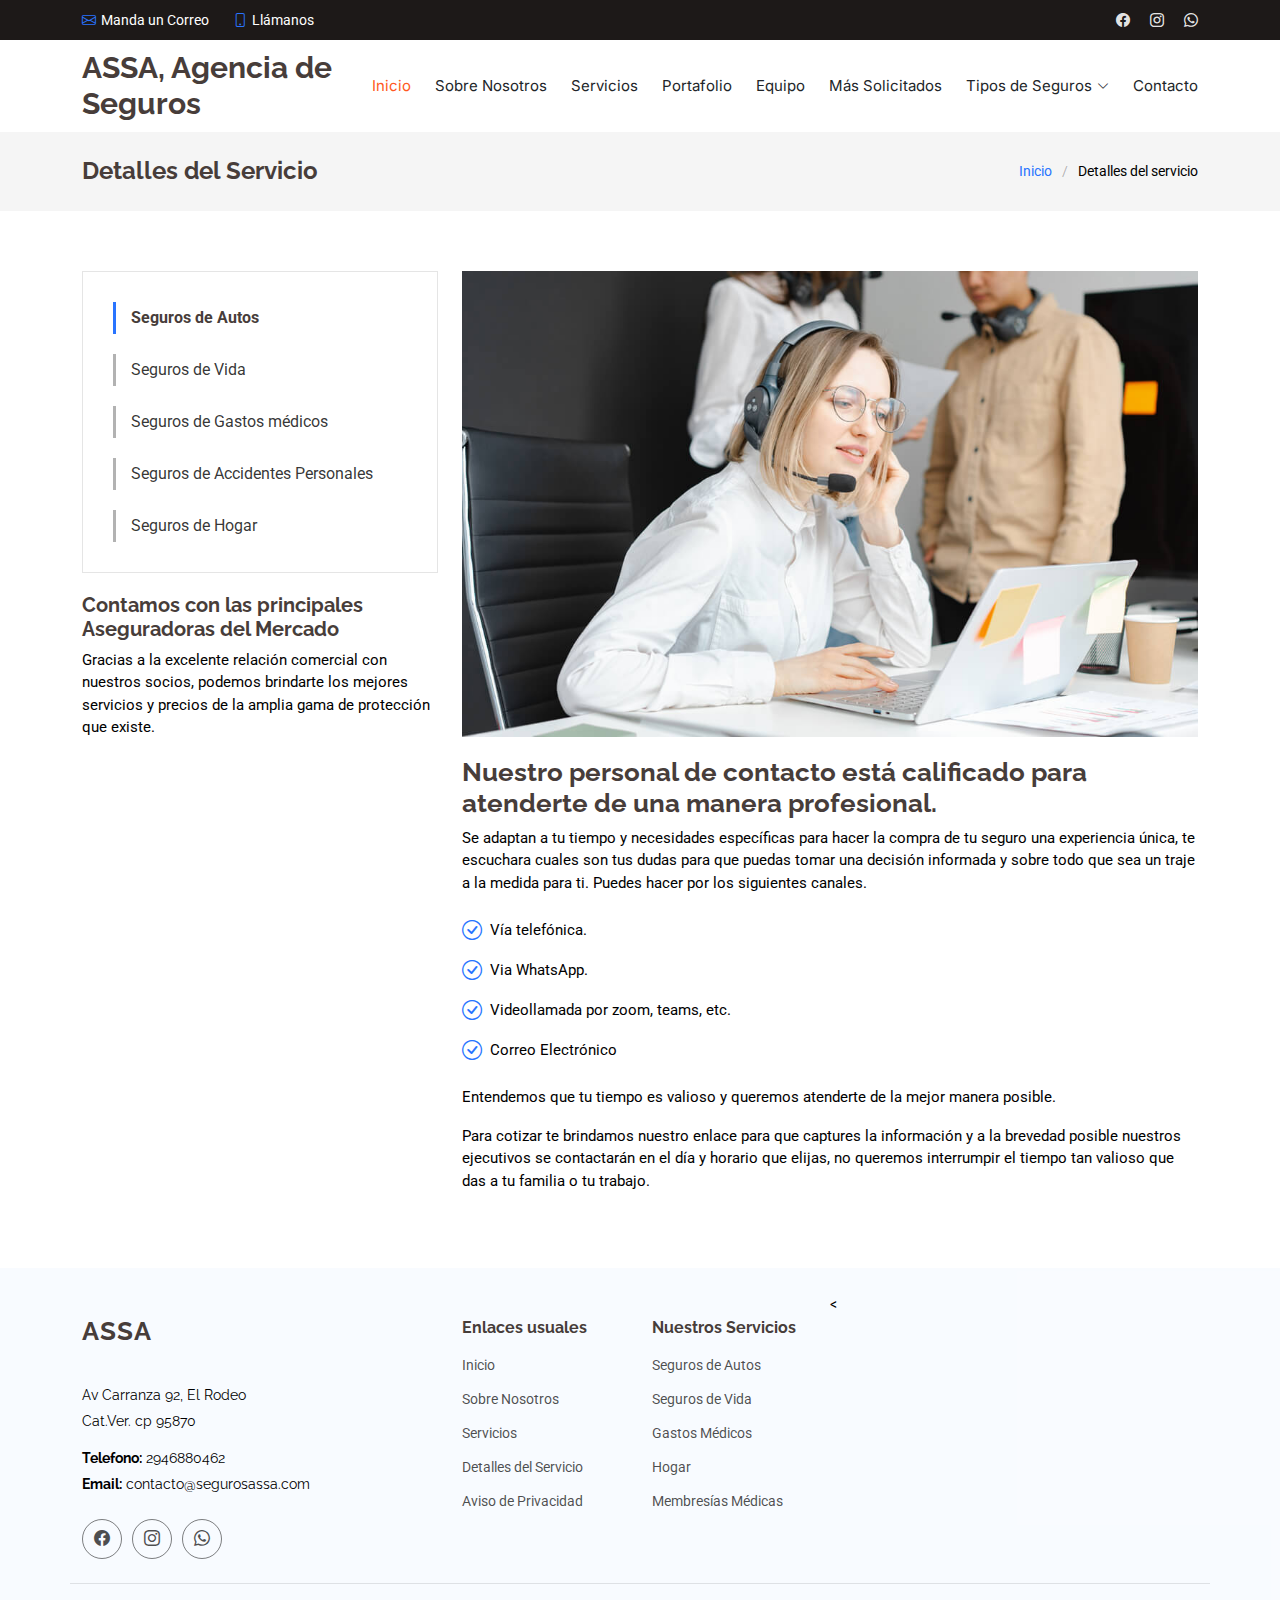
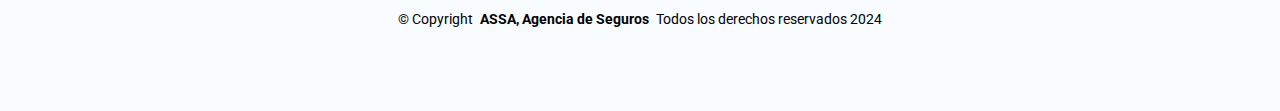
<file: service-details.html>
<!DOCTYPE html>
<html lang="en">
  <head>
    <meta charset="utf-8" />
    <meta content="width=device-width, initial-scale=1.0" name="viewport" />
    <title>Servicios|ASSA - Agencia de Seguros</title>
    <meta content="" name="description" />
    <meta content="" name="keywords" />

    <!-- Favicons -->
    <link href="assets/img/favicon.png" rel="icon" />
    <link href="assets/img/apple-touch-icon.png" rel="apple-touch-icon" />

    <!-- Fonts -->
    <link href="https://fonts.googleapis.com" rel="preconnect" />
    <link href="https://fonts.gstatic.com" rel="preconnect" crossorigin />
    <link
      href="https://fonts.googleapis.com/css2?family=Roboto:ital,wght@0,100;0,300;0,400;0,500;0,700;0,900;1,100;1,300;1,400;1,500;1,700;1,900&family=Raleway:ital,wght@0,100;0,200;0,300;0,400;0,500;0,600;0,700;0,800;0,900;1,100;1,200;1,300;1,400;1,500;1,600;1,700;1,800;1,900&family=Inter:wght@100;200;300;400;500;600;700;800;900&display=swap"
      rel="stylesheet"
    />

    <!-- Vendor CSS Files -->
    <link
      href="assets/vendor/bootstrap/css/bootstrap.min.css"
      rel="stylesheet"
    />
    <link
      href="assets/vendor/bootstrap-icons/bootstrap-icons.css"
      rel="stylesheet"
    />
    <link href="assets/vendor/aos/aos.css" rel="stylesheet" />
    <link
      href="assets/vendor/glightbox/css/glightbox.min.css"
      rel="stylesheet"
    />
    <link href="assets/vendor/swiper/swiper-bundle.min.css" rel="stylesheet" />

    <!-- Main CSS File -->
    <link href="assets/css/main.css" rel="stylesheet" />

    <!-- =======================================================
  * Template Name: Flexor
  * Template URL: https://bootstrapmade.com/flexor-free-multipurpose-bootstrap-template/
  * Updated: Jun 14 2024 with Bootstrap v5.3.3
  * Author: BootstrapMade.com
  * License: https://bootstrapmade.com/license/
  ======================================================== -->
  </head>

  <body class="service-details-page">
    <header id="header" class="header sticky-top">
      <div class="topbar d-flex align-items-center">
         <div class="container d-flex justify-content-center justify-content-md-between">
          <div class="contact-info d-flex align-items-center">
            <i class="bi bi-envelope d-flex align-items-center"><a href="mailto:contacto@segurosassa.com">Manda un Correo</a></i>
            <i class="bi bi-phone d-flex align-items-center ms-4"><a href="tel:+2946880462">Llámanos</i>
          </div>
          <div class="social-links d-none d-md-flex align-items-center">
           
            <a href="https://www.facebook.com/agenciaassa" class="facebook"><i class="bi bi-facebook"></i></a>
            <a href="https://www.instagram.com/assa.seguros/" class="instagram"><i class="bi bi-instagram"></i></a>
            <a href="https://wa.me/522941108070?text=hola,%20quisiera%20m%C3%A1s%20informaci%C3%B3n%20de%20..."><i class="bi bi-whatsapp"></i></a>
          </div>
        </div>
      </div><!-- End Top Bar -->

      <div class="branding d-flex align-items-cente">
        <div
          class="container position-relative d-flex align-items-center justify-content-between"
        >
          <a href="index.html" class="logo d-flex align-items-center">
            <!-- Uncomment the line below if you also wish to use an image logo -->
            <!-- <img src="assets/img/logo.png" alt=""> -->
            <h1 class="sitename">ASSA, Agencia de Seguros</h1>
          </a>

          <nav id="navmenu" class="navmenu">
          <ul>
            <li><a href="index.html#hero" class="active">Inicio<br></a></li>
            <li><a href="index.html#about">Sobre Nosotros</a></li>
            <li><a href="index.html#services">Servicios</a></li>
            <li><a href="index.html#portfolio">Portafolio</a></li>
            <li><a href="index.html#team">Equipo</a></li>
            <li><a href="index.html#pricing">Más Solicitados</a></li>
            
            <li class="dropdown"><a href="#"><span>Tipos de Seguros</span> <i class="bi bi-chevron-down toggle-dropdown"></i></a>
              <ul>
                <li><FONT COLOR="d96100">Autos </FONT></li>
                <li class="dropdown"><a href="#"><span>Paquetes Autos</span> <i class="bi bi-chevron-down toggle-dropdown"></i></a>
                  <ul>
                    <li><a href="autos.html">Básica</a></li>
                    <li><a href="autos.html">Limitada</a></li>
                    <li><a href="autos.html">Amplia</a></li>
                    <li><a href="autos.html">Coberturas Accesorias</a></li>
                    <li><a href="autos.html">Flotillas</a></li>
                  </ul>
                </li>
                <li><FONT COLOR="d96100">Vida </FONT></li>
                
                <li class="dropdown"><a href="#"><span>Planes Vida</span> <i class="bi bi-chevron-down toggle-dropdown"></i></a>
                  <ul>
                  <li><a href="vida.html">Ordinario</a></li>
                  <li><a href="vida.html">Escolar</a></li>
                  <li><a href="vida.html">Temporal</a></li>
                  </ul>
                  <li><FONT COLOR="d96100">Gastos Médicos </FONT></li>
                  <li class="dropdown"><a href="#"><span>Planes GM</span> <i class="bi bi-chevron-down toggle-dropdown"></i></a>
                    <ul>
                    <li><a href="gmm.html">Gastos Médicos Mayores</a></li>
                    <li><a href="gmm.html">Membresias Médicas</a></li>
                    <li><a href="gmm.html">Accidentes Personales</a></li>
                    </ul>
                    <li><FONT COLOR="d96100">Hogar </FONT></li>
                <li class="dropdown"><a href="#"><span>Planes Hogar</span> <i class="bi bi-chevron-down toggle-dropdown"></i></a>
                  <ul>
                  <li><a href="hogar.html">Hogar seguro</a></li>
                  <li><a href="hogar.html">Responsabilidad Civil Hogar</a></li>
                  </ul>



              </ul>
            </li>
            <li><a href="index.html#contact">Contacto</a></li>
          </ul>
          <i class="mobile-nav-toggle d-xl-none bi bi-list"></i>
          </nav>

        </div>
      </div>
    </header>

    <main class="main">
      <!-- Page Title -->
      <div class="page-title">
        <div
          class="container d-lg-flex justify-content-between align-items-center"
        >
          <h1 class="mb-2 mb-lg-0">Detalles  del Servicio</h1>
          <nav class="breadcrumbs">
            <ol>
              <li><a href="index.html">Inicio</a></li>
              <li class="current">Detalles del servicio</li>
            </ol>
          </nav>
        </div>
      </div>
      <!-- End Page Title -->

      <!-- Service Details Section -->
      <section id="service-details" class="service-details section">
        <div class="container">
          <div class="row gy-4">
            <div class="col-lg-4" data-aos="fade-up" data-aos-delay="100">
              <div class="services-list">
                <a href="https://assa.clickseguros.online/" class="active">Seguros de Autos</a>
                <a href="https://assa.clickseguros.online/">Seguros de Vida</a>
                <a href="https://assa.clickseguros.online/">Seguros de Gastos médicos</a>
                <a href="https://assa.clickseguros.online/">Seguros de Accidentes Personales</a>
                <a href="https://assa.clickseguros.online/">Seguros de Hogar</a>
              </div>

              <h4>Contamos con las principales Aseguradoras del Mercado</h4>
              <p>
                Gracias a la excelente relación comercial con nuestros socios, podemos brindarte los mejores servicios y precios de la amplia gama de protección que existe.
              </p>
            </div>

            <div class="col-lg-8" data-aos="fade-up" data-aos-delay="200">
              <img
                src="assets/img/services.jpg"
                alt=""
                class="img-fluid services-img"
              />
              <h3>
                Nuestro personal de contacto está calificado para atenderte de una manera profesional.
              </h3>
              <p>
               Se adaptan a tu tiempo y necesidades específicas para hacer la compra de tu seguro una experiencia única, te escuchara cuales son tus dudas para que puedas tomar una decisión informada y sobre todo que sea un traje a la medida para ti. Puedes hacer por los siguientes canales.
              </p>
              <ul>
                <li>
                  <i class="bi bi-check-circle"></i>
                  <span>Vía telefónica.</span>
                </li>
                <li>
                  <i class="bi bi-check-circle"></i>
                  <span
                    >Via WhatsApp.</span
                  >
                </li>
                <li>
                  <i class="bi bi-check-circle"></i>
                  <span>Videollamada por zoom, teams, etc.</span>
                  <li>
                    <i class="bi bi-check-circle"></i>
                    <span>Correo Electrónico</span>
                  </li>
                </li>
              </ul>
              <p>
                Entendemos que tu tiempo es valioso y queremos atenderte de la mejor manera posible.
              </p>
              <p>
                Para cotizar te brindamos nuestro enlace para que captures la información y a la brevedad posible nuestros ejecutivos se contactarán en el día y horario que elijas, no queremos  interrumpir el tiempo tan valioso que das a tu familia o tu trabajo.
              </p>
            </div>
          </div>
        </div>
      </section>
      <!-- /Service Details Section -->
    </main>

    <footer id="footer" class="footer">
      <div class="container footer-top">
        <div class="row gy-4">
          <div class="col-lg-4 col-md-6 footer-about">
            <a href="index.html" class="logo d-flex align-items-center">
              <span class="sitename">ASSA</span>
            </a>
            <div class="footer-contact pt-3">
              <p>Av Carranza 92, El Rodeo</p>
              <p>Cat.Ver. cp 95870</p>
              <p class="mt-3">
                <strong>Telefono:</strong> <span>2946880462</span>
              </p>
              <p>
                <strong>Email:</strong> <span>contacto@segurosassa.com</span>
              </p>
            </div>
            <div class="social-links d-flex mt-4">
              <a href="https://www.facebook.com/agenciaassa"><i class="bi bi-facebook"></i></a>
              <a href="https://www.instagram.com/assa.seguros/"><i class="bi bi-instagram"></i></a>
              <a href="https://wa.me/522941108070?text=hola,%20quisiera%20m%C3%A1s%20informaci%C3%B3n%20de%20..."><i class="bi bi-whatsapp"></i></a>
            </div>
          </div>

          <div class="col-lg-2 col-md-3 footer-links">
            <h4>Enlaces usuales</h4>
            <ul>
              <li><a href="index.html">Inicio</a></li>
              <li><a href="index.html#about">Sobre Nosotros</a></li>
              <li><a href="index.html#services">Servicios</a></li>
              <li><a href="#">Detalles del Servicio</a></li>
              <li><a href="aviso-privacidad.html">Aviso de Privacidad</a></li>
            </ul>
          </div>

          <div class="col-lg-2 col-md-3 footer-links">
            <h4>Nuestros Servicios</h4>
            <ul>
              <li><a href="https://assa.clickseguros.online/">Seguros de Autos</a></li>
              <li><a href="https://assa.clickseguros.online/">Seguros de Vida</a></li>
              <li><a href="https://assa.clickseguros.online/">Gastos Médicos</a></li>
              <li><a href="https://assa.clickseguros.online/">Hogar</a></li>
              <li><a href="https://assa.clickseguros.online/">Membresías Médicas</a></li>
            </ul>
          </div>

          <
          <!--html>
                <div class="col-lg-4 col-md-12 footer-newsletter">
                    <h4>Nuestro Boletín de Noticias</h4>
                    <p>Suscribete a nuestro Boletín y enterare de lo último en nuestros servicios y promociones!</p>
                    <form action="forms/newsletter.php" method="post" class="php-email-form">
                      <div class="newsletter-form"><input type="email" name="email"><input type="submit" value="Suscribete"></div>
                      <div class="loading">Cargando</div>
                      <div class="error-message"></div>
                      <div class="sent-message">Su solicitud a sido Enviada. Gracias!</div>
                    </form>
                  </div></html-->
        </div>
      </div>

      <div class="container copyright text-center mt-4">
        <p>
          © <span>Copyright</span>
          <strong class="px-1 sitename">ASSA, Agencia de Seguros</strong>
          <span>Todos los derechos reservados 2024</span>
        </p>
        <div class="credits">
          <!-- All the links in the footer should remain intact. -->
          <!-- You can delete the links only if you've purchased the pro version. -->
          <!-- Licensing information: https://bootstrapmade.com/license/ -->
          <!-- Purchase the pro version with working PHP/AJAX contact form: [buy-url] -->
         
        </div>
      </div>
    </footer>

    <!-- Scroll Top -->
    <a
      href="#"
      id="scroll-top"
      class="scroll-top d-flex align-items-center justify-content-center"
      ><i class="bi bi-arrow-up-short"></i
    ></a>

    <!-- Preloader -->
    <div id="preloader"></div>

    <!-- Vendor JS Files -->
    <script src="assets/vendor/bootstrap/js/bootstrap.bundle.min.js"></script>
    <script src="assets/vendor/php-email-form/validate.js"></script>
    <script src="assets/vendor/aos/aos.js"></script>
    <script src="assets/vendor/glightbox/js/glightbox.min.js"></script>
    <script src="assets/vendor/swiper/swiper-bundle.min.js"></script>
    <script src="assets/vendor/imagesloaded/imagesloaded.pkgd.min.js"></script>
    <script src="assets/vendor/isotope-layout/isotope.pkgd.min.js"></script>

    <!-- Main JS File -->
    <script src="assets/js/main.js"></script>
  </body>
</html>
</file>
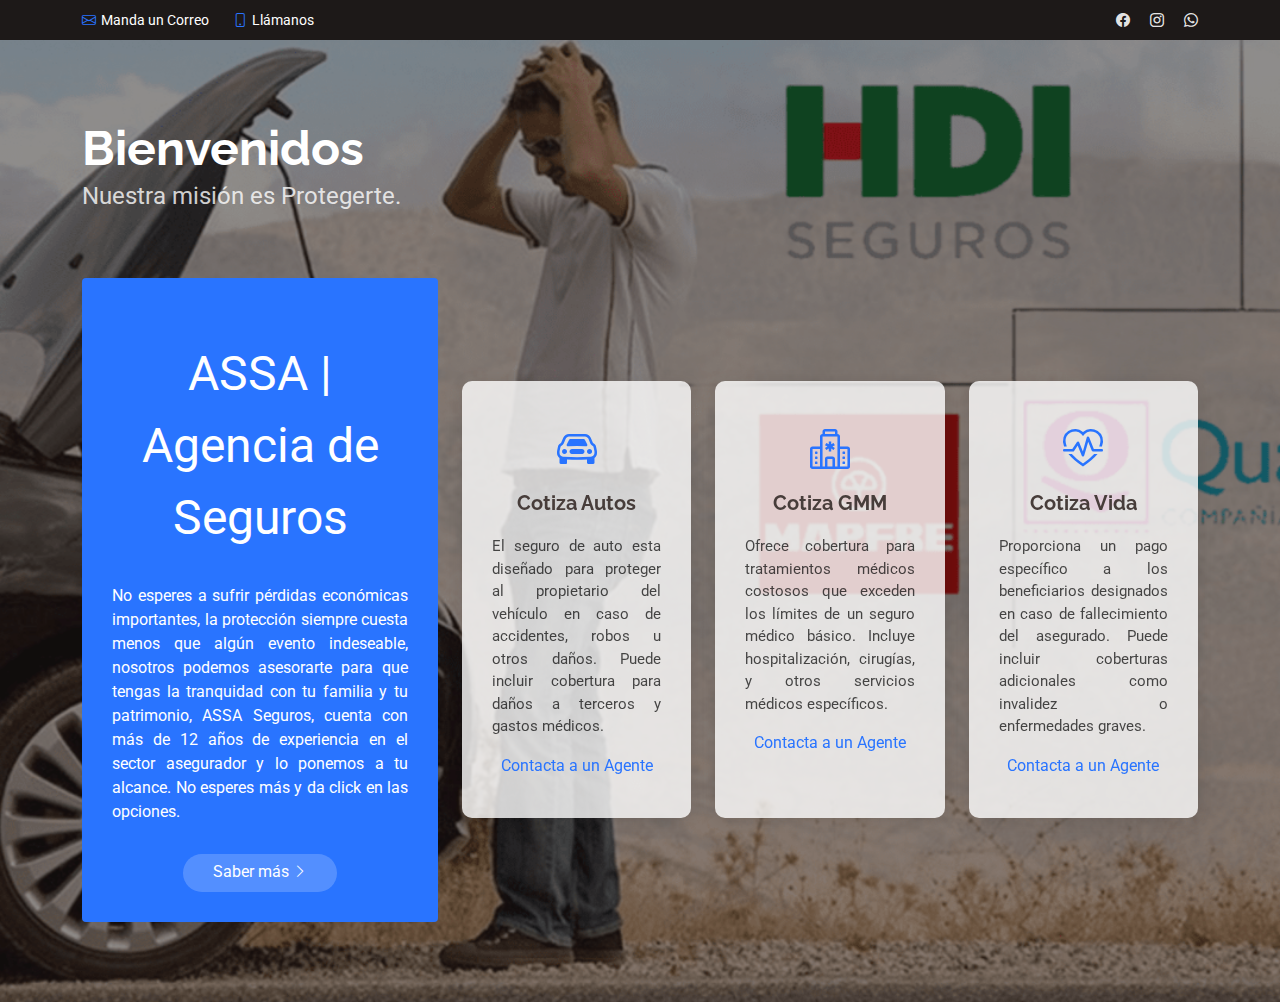
<file: starter-page.html>
<!DOCTYPE html>
<html lang="en">
  <head>
    <meta charset="utf-8" />
    <meta content="width=device-width, initial-scale=1.0" name="viewport" />
    <title>Landing|ASSA - Agencia de Seguros</title>
    <meta content="" name="description" />
    <meta content="" name="keywords" />

    <!-- Favicons -->
    <link href="assets/img/favicon.png" rel="icon" />
    <link href="assets/img/apple-touch-icon.png" rel="apple-touch-icon" />

    <!-- Fonts -->
    <link href="https://fonts.googleapis.com" rel="preconnect" />
    <link href="https://fonts.gstatic.com" rel="preconnect" crossorigin />
    <link
      href="https://fonts.googleapis.com/css2?family=Roboto:ital,wght@0,100;0,300;0,400;0,500;0,700;0,900;1,100;1,300;1,400;1,500;1,700;1,900&family=Raleway:ital,wght@0,100;0,200;0,300;0,400;0,500;0,600;0,700;0,800;0,900;1,100;1,200;1,300;1,400;1,500;1,600;1,700;1,800;1,900&family=Inter:wght@100;200;300;400;500;600;700;800;900&display=swap"
      rel="stylesheet"
    />

    <!-- Vendor CSS Files -->
    <link
      href="assets/vendor/bootstrap/css/bootstrap.min.css"
      rel="stylesheet"
    />
    <link
      href="assets/vendor/bootstrap-icons/bootstrap-icons.css"
      rel="stylesheet"
    />
    <link href="assets/vendor/aos/aos.css" rel="stylesheet" />
    <link
      href="assets/vendor/glightbox/css/glightbox.min.css"
      rel="stylesheet"
    />
    <link href="assets/vendor/swiper/swiper-bundle.min.css" rel="stylesheet" />

    <!-- Main CSS File -->
    <link href="assets/css/main.css" rel="stylesheet" />

    <!-- =======================================================
  * Template Name: Flexor
  * Template URL: https://bootstrapmade.com/flexor-free-multipurpose-bootstrap-template/
  * Updated: Jun 14 2024 with Bootstrap v5.3.3
  * Author: BootstrapMade.com
  * License: https://bootstrapmade.com/license/
  ======================================================== -->
  </head>

  <body class="starter-page-page">
    <header id="header" class="header sticky-top">
      <div class="topbar d-flex align-items-center">
         <div class="container d-flex justify-content-center justify-content-md-between">
          <div class="contact-info d-flex align-items-center">
            <i class="bi bi-envelope d-flex align-items-center"><a href="mailto:contacto@segurosassa.com">Manda un Correo</a></i>
            <i class="bi bi-phone d-flex align-items-center ms-4"><a href="tel:+2946880462">Llámanos</i>
          </div>
          <div class="social-links d-none d-md-flex align-items-center">
           
            <a href="https://www.facebook.com/agenciaassa" class="facebook"><i class="bi bi-facebook"></i></a>
            <a href="https://www.instagram.com/assa.seguros/" class="instagram"><i class="bi bi-instagram"></i></a>
            <a href="https://wa.me/522941108070?text=hola,%20quisiera%20m%C3%A1s%20informaci%C3%B3n%20de%20..."><i class="bi bi-whatsapp"></i></a>
          </div>
        </div>
      </div><!-- End Top Bar -->

      
         
          
            
           
            
            
          <i class="mobile-nav-toggle d-xl-none bi bi-list"></i>
          </nav>
        </div>
      </div>
    </header>

    <main class="main">
      
<!-- Hero Section -->
<section id="hero" class="hero section">

  <img src="assets/img/cover2.png" alt="" data-aos="fade-in">

  <div class="container position-relative">

    <div class="welcome position-relative" data-aos="fade-down" data-aos-delay="100">
      <h2>Bienvenidos</h2>
      <p>Nuestra misión es Protegerte.</p>
    </div><!-- End Welcome -->

    <div class="content row gy-4">
      <div class="col-lg-4 d-flex align-items-stretch">
        <div class="why-box" data-aos="zoom-out" data-aos-delay="200">
          <p><font size="14"><center>ASSA | Agencia de Seguros</center></font></p>
          
          <p style="text-align: justify;">
            No esperes a sufrir pérdidas económicas importantes, la protección siempre cuesta menos que algún evento indeseable, nosotros podemos asesorarte para que tengas la tranquidad con tu familia y tu patrimonio, ASSA Seguros, cuenta con más de 12 años de experiencia en el sector asegurador y lo ponemos a tu alcance. No esperes más y da click en las opciones.</p>
          
          
          <div class="text-center">
            <a href="index.html" class="more-btn"><span>Saber más</span> <i class="bi bi-chevron-right"></i></a>
          </div>
        </div>
      </div><!-- End Why Box -->

      <div class="col-lg-8 d-flex align-items-stretch">
        <div class="d-flex flex-column justify-content-center">
          <div class="row gy-4">

            <div class="col-xl-4 d-flex align-items-stretch">
              <div class="icon-box" data-aos="zoom-out" data-aos-delay="300">
                <a href="index.html#services"><i class="bi bi-car-front"></i></a>
                <h4>Cotiza Autos</h4>
                <p style="text-align: justify;">El seguro de auto esta diseñado para proteger al propietario del vehículo en caso de accidentes, robos u otros daños. Puede incluir cobertura para daños a terceros y gastos médicos.</p>
                
                <div class="text-center">
                  <a href="https://wa.me/522941108070?text=hola,%20quisiera%20m%C3%A1s%20informaci%C3%B3n%20de%20... class="more-btn"><span>Contacta a un Agente</span> </a>
                  
                </div>
              </div>
            </div><!-- End Icon Box -->

            <div class="col-xl-4 d-flex align-items-stretch">
              <div class="icon-box" data-aos="zoom-out" data-aos-delay="400">
                <a href="index.html#services"><i class="bi bi-hospital"></i></a>
                <h4>Cotiza GMM  </h4>
                <p style="text-align: justify;">
                  Ofrece cobertura para tratamientos médicos costosos que exceden los límites de un seguro médico básico. Incluye hospitalización, cirugías, y otros servicios médicos específicos.</p>
                  <div class="text-center">
                    <a href="https://wa.me/522941108070?text=hola,%20quisiera%20m%C3%A1s%20informaci%C3%B3n%20de%20... class="more-btn"><span>Contacta a un Agente</span> </a>
                    
                  </div>
                </div>
            </div><!-- End Icon Box -->

            <div class="col-xl-4 d-flex align-items-stretch">
              <div class="icon-box" data-aos="zoom-out" data-aos-delay="500">
                <a href="index.html#services"><i class="bi bi-heart-pulse"></i></a>
                <h4>Cotiza Vida</h4>
                <p style="text-align: justify;">
                  Proporciona un pago específico a los beneficiarios designados en caso de fallecimiento del asegurado. Puede incluir coberturas adicionales como invalidez o enfermedades graves.</p>
                  <div class="text-center">
                    <a href="https://wa.me/522941108070?text=hola,%20quisiera%20m%C3%A1s%20informaci%C3%B3n%20de%20... class="more-btn"><span>Contacta a un Agente</span> </a>
                    
                  </div>
                </div>
            </div><!-- End Icon Box -->

          </div>
        </div>
      </div>
    </div><!-- End  Content-->

  </div>

</section><!-- /Hero Section -->


      
    </main>

    
    <!-- Scroll Top -->
    <a
      href="#"
      id="scroll-top"
      class="scroll-top d-flex align-items-center justify-content-center"
      ><i class="bi bi-arrow-up-short"></i
    ></a>

    <!-- Preloader -->
    <div id="preloader"></div>

    <!-- Vendor JS Files -->
    <script src="assets/vendor/bootstrap/js/bootstrap.bundle.min.js"></script>
    <script src="assets/vendor/php-email-form/validate.js"></script>
    <script src="assets/vendor/aos/aos.js"></script>
    <script src="assets/vendor/glightbox/js/glightbox.min.js"></script>
    <script src="assets/vendor/swiper/swiper-bundle.min.js"></script>
    <script src="assets/vendor/imagesloaded/imagesloaded.pkgd.min.js"></script>
    <script src="assets/vendor/isotope-layout/isotope.pkgd.min.js"></script>

    <!-- Main JS File -->
    <script src="assets/js/main.js"></script>
  </body>
</html>
</file>
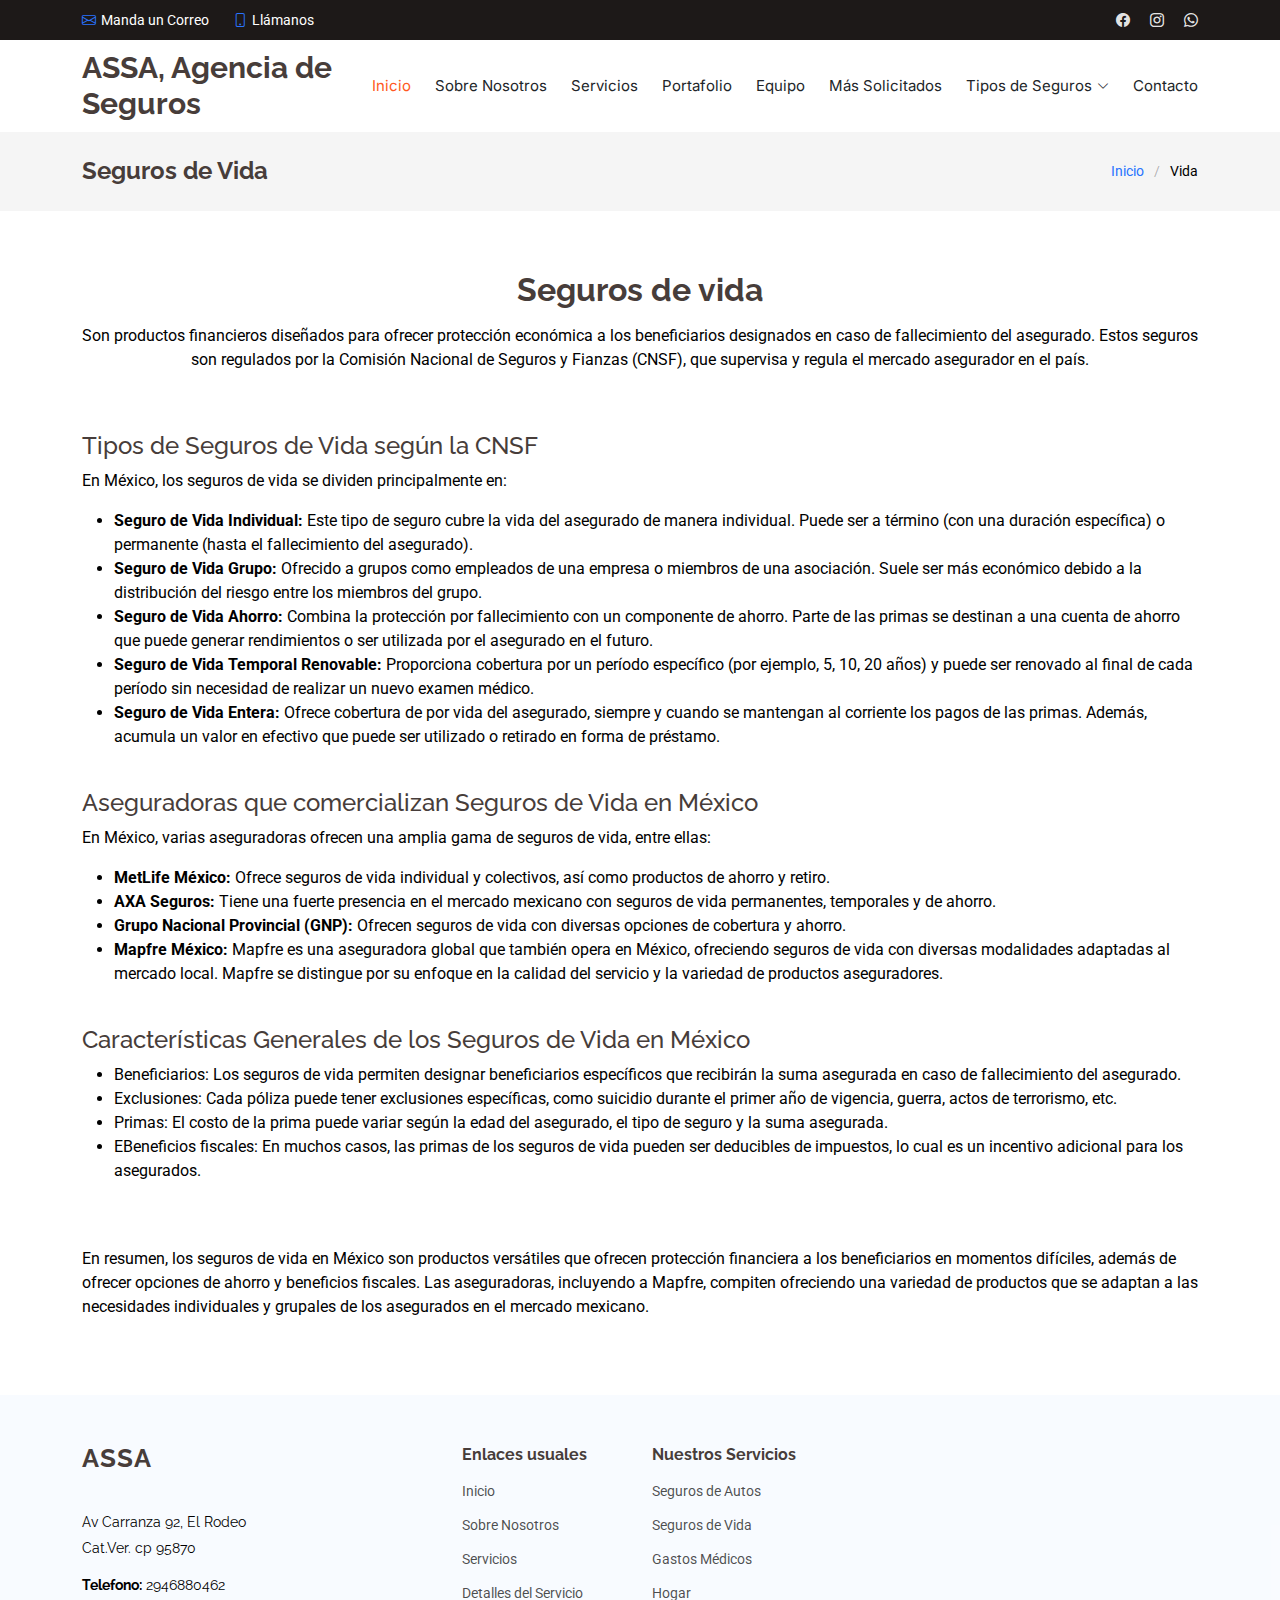
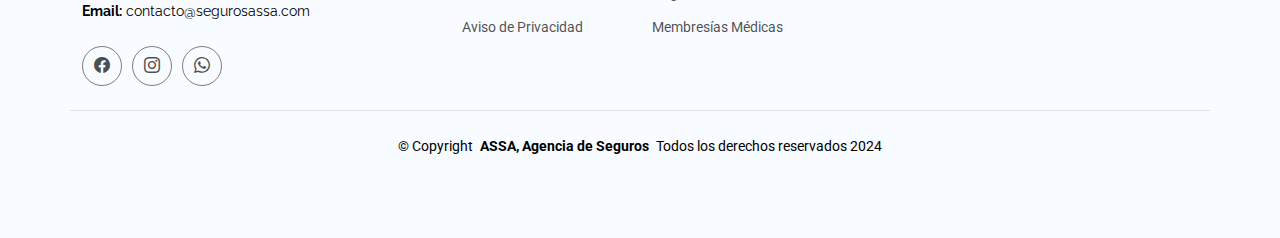
<file: vida.html>
<!DOCTYPE html>
<html lang="en">
  <head>
    <meta charset="utf-8" />
    <meta content="width=device-width, initial-scale=1.0" name="viewport" />
    <title>Vida|ASSA - Agencia de Seguros</title>
    <meta content="" name="description" />
    <meta content="" name="keywords" />

    <!-- Favicons -->
    <link href="assets/img/favicon.png" rel="icon" />
    <link href="assets/img/apple-touch-icon.png" rel="apple-touch-icon" />

    <!-- Fonts -->
    <link href="https://fonts.googleapis.com" rel="preconnect" />
    <link href="https://fonts.gstatic.com" rel="preconnect" crossorigin />
    <link
      href="https://fonts.googleapis.com/css2?family=Roboto:ital,wght@0,100;0,300;0,400;0,500;0,700;0,900;1,100;1,300;1,400;1,500;1,700;1,900&family=Raleway:ital,wght@0,100;0,200;0,300;0,400;0,500;0,600;0,700;0,800;0,900;1,100;1,200;1,300;1,400;1,500;1,600;1,700;1,800;1,900&family=Inter:wght@100;200;300;400;500;600;700;800;900&display=swap"
      rel="stylesheet"
    />

    <!-- Vendor CSS Files -->
    <link
      href="assets/vendor/bootstrap/css/bootstrap.min.css"
      rel="stylesheet"
    />
    <link
      href="assets/vendor/bootstrap-icons/bootstrap-icons.css"
      rel="stylesheet"
    />
    <link href="assets/vendor/aos/aos.css" rel="stylesheet" />
    <link
      href="assets/vendor/glightbox/css/glightbox.min.css"
      rel="stylesheet"
    />
    <link href="assets/vendor/swiper/swiper-bundle.min.css" rel="stylesheet" />

    <!-- Main CSS File -->
    <link href="assets/css/main.css" rel="stylesheet" />

    <!-- =======================================================
  * Template Name: Flexor
  * Template URL: https://bootstrapmade.com/flexor-free-multipurpose-bootstrap-template/
  * Updated: Jun 14 2024 with Bootstrap v5.3.3
  * Author: BootstrapMade.com
  * License: https://bootstrapmade.com/license/
  ======================================================== -->
  </head>

  <body class="starter-page-page">
    <header id="header" class="header sticky-top">
      <div class="topbar d-flex align-items-center">
         <div class="container d-flex justify-content-center justify-content-md-between">
          <div class="contact-info d-flex align-items-center">
            <i class="bi bi-envelope d-flex align-items-center"><a href="mailto:contacto@segurosassa.com">Manda un Correo</a></i>
            <i class="bi bi-phone d-flex align-items-center ms-4"><a href="tel:+2946880462">Llámanos</i>
          </div>
          <div class="social-links d-none d-md-flex align-items-center">
           
            <a href="https://www.facebook.com/agenciaassa" class="facebook"><i class="bi bi-facebook"></i></a>
            <a href="https://www.instagram.com/assa.seguros/" class="instagram"><i class="bi bi-instagram"></i></a>
            <a href="https://wa.me/522941108070?text=hola,%20quisiera%20m%C3%A1s%20informaci%C3%B3n%20de%20..."><i class="bi bi-whatsapp"></i></a>
          </div>
        </div>
      </div><!-- End Top Bar -->

      <div class="branding d-flex align-items-cente">
        <div
          class="container position-relative d-flex align-items-center justify-content-between"
        >
          <a href="index.html" class="logo d-flex align-items-center">
            <!-- Uncomment the line below if you also wish to use an image logo -->
            <!-- <img src="assets/img/logo.png" alt=""> -->
            <h1 class="sitename">ASSA, Agencia de Seguros</h1>
          </a>

          <nav id="navmenu" class="navmenu">
          <ul>
            <li><a href="index.html#hero" class="active">Inicio<br></a></li>
            <li><a href="index.html#about">Sobre Nosotros</a></li>
            <li><a href="index.html#services">Servicios</a></li>
            <li><a href="index.html#portfolio">Portafolio</a></li>
            <li><a href="index.html#team">Equipo</a></li>
            <li><a href="index.html#pricing">Más Solicitados</a></li>
            
            <li class="dropdown"><a href="#"><span>Tipos de Seguros</span> <i class="bi bi-chevron-down toggle-dropdown"></i></a>
              <ul>
                <li><FONT COLOR="d96100">Autos </FONT></li>
                <li class="dropdown"><a href="#"><span>Paquetes Autos</span> <i class="bi bi-chevron-down toggle-dropdown"></i></a>
                  <ul>
                    <li><a href="autos.html">Básica</a></li>
                    <li><a href="autos.html">Limitada</a></li>
                    <li><a href="autos.html">Amplia</a></li>
                    <li><a href="autos.html">Coberturas Accesorias</a></li>
                    <li><a href="autos.html">Flotillas</a></li>
                  </ul>
                </li>
                <li><FONT COLOR="d96100">Vida </FONT></li>
                
                <li class="dropdown"><a href="#"><span>Planes Vida</span> <i class="bi bi-chevron-down toggle-dropdown"></i></a>
                  <ul>
                  <li><a href="vida.html">Ordinario</a></li>
                  <li><a href="vida.html">Escolar</a></li>
                  <li><a href="vida.html">Temporal</a></li>
                  </ul>
                  <li><FONT COLOR="d96100">Gastos Médicos </FONT></li>
                  <li class="dropdown"><a href="#"><span>Planes GM</span> <i class="bi bi-chevron-down toggle-dropdown"></i></a>
                    <ul>
                    <li><a href="gmm.html">Gastos Médicos Mayores</a></li>
                    <li><a href="gmm.html">Membresias Médicas</a></li>
                    <li><a href="gmm.html">Accidentes Personales</a></li>
                    </ul>
                    <li><FONT COLOR="d96100">Hogar </FONT></li>
                <li class="dropdown"><a href="#"><span>Planes Hogar</span> <i class="bi bi-chevron-down toggle-dropdown"></i></a>
                  <ul>
                  <li><a href="hogar.html">Hogar seguro</a></li>
                  <li><a href="hogar.html">Responsabilidad Civil Hogar</a></li>
                  </ul>



              </ul>
            </li>
            <li><a href="index.html#contact">Contacto</a></li>
          </ul>
          <i class="mobile-nav-toggle d-xl-none bi bi-list"></i>
          </nav>
        </div>
      </div>
    </header>

    <main class="main">
      <!-- Page Title -->
      <div class="page-title">
        <div
          class="container d-lg-flex justify-content-between align-items-center"
        >
          <h1 class="mb-2 mb-lg-0">Seguros de Vida</h1>
          <nav class="breadcrumbs">
            <ol>
              <li><a href="index.html">Inicio</a></li>
              <li class="current">Vida</li>
            </ol>
          </nav>
        </div>
      </div>
      <!-- End Page Title -->

      <!-- Starter Section Section -->
      <section id="starter-section" class="starter-section section">
        <!-- Section Title -->
        <div class="container section-title" data-aos="fade-up">
          <h2>Seguros de vida</h2>
          <p>
            Son productos financieros diseñados para ofrecer protección económica a los beneficiarios designados en caso de fallecimiento del asegurado. Estos seguros son regulados por la Comisión Nacional de Seguros y Fianzas (CNSF), que supervisa y regula el mercado asegurador en el país.
          </p>
        </div>
        <!-- End Section Title -->

        <div class="container" data-aos="fade-up">
          
            <h4>Tipos de Seguros de Vida según la CNSF</h4>
            <p>En México, los seguros de vida se dividen principalmente en:</p>
            <ul>
                <li><strong>Seguro de Vida Individual:</strong> Este tipo de seguro cubre la vida del asegurado de manera individual. Puede ser a término (con una duración específica) o permanente (hasta el fallecimiento del asegurado).</li>
                <li><strong>Seguro de Vida Grupo:</strong> Ofrecido a grupos como empleados de una empresa o miembros de una asociación. Suele ser más económico debido a la distribución del riesgo entre los miembros del grupo.</li>
                <li><strong>Seguro de Vida Ahorro:</strong> Combina la protección por fallecimiento con un componente de ahorro. Parte de las primas se destinan a una cuenta de ahorro que puede generar rendimientos o ser utilizada por el asegurado en el futuro.</li>
                <li><strong>Seguro de Vida Temporal Renovable:</strong> Proporciona cobertura por un período específico (por ejemplo, 5, 10, 20 años) y puede ser renovado al final de cada período sin necesidad de realizar un nuevo examen médico.</li>
                <li><strong>Seguro de Vida Entera:</strong> Ofrece cobertura de por vida del asegurado, siempre y cuando se mantengan al corriente los pagos de las primas. Además, acumula un valor en efectivo que puede ser utilizado o retirado en forma de préstamo.</li>
            </ul>
       
        <br>
       
            <h4>Aseguradoras que comercializan Seguros de Vida en México</h4>
            <p>En México, varias aseguradoras ofrecen una amplia gama de seguros de vida, entre ellas:</p>
            <ul>
                <li><strong>MetLife México:</strong> Ofrece seguros de vida individual y colectivos, así como productos de ahorro y retiro.</li>
                <li><strong>AXA Seguros:</strong> Tiene una fuerte presencia en el mercado mexicano con seguros de vida permanentes, temporales y de ahorro. </li>
                <li><strong>Grupo Nacional Provincial (GNP):</strong> Ofrecen seguros de vida con diversas opciones de cobertura y ahorro.</li>
                <li><strong>Mapfre México: </strong>Mapfre es una aseguradora global que también opera en México, ofreciendo seguros de vida con diversas modalidades adaptadas al mercado local. Mapfre se distingue por su enfoque en la calidad del servicio y la variedad de productos aseguradores.</li>
            </ul>
        
        <br>
       
            <h4>Características Generales de los Seguros de Vida en México</h4>
            <ul>
                <li>Beneficiarios: Los seguros de vida permiten designar beneficiarios específicos que recibirán la suma asegurada en caso de fallecimiento del asegurado.</li>
                <li>Exclusiones: Cada póliza puede tener exclusiones específicas, como suicidio durante el primer año de vigencia, guerra, actos de terrorismo, etc.</li>
                <li>Primas: El costo de la prima puede variar según la edad del asegurado, el tipo de seguro y la suma asegurada.</li>
                <li>EBeneficios fiscales: En muchos casos, las primas de los seguros de vida pueden ser deducibles de impuestos, lo cual es un incentivo adicional para los asegurados.</li>
            </ul><br><br>
            <p>En resumen, los seguros de vida en México son productos versátiles que ofrecen protección financiera a los beneficiarios en momentos difíciles, además de ofrecer opciones de ahorro y beneficios fiscales. Las aseguradoras, incluyendo a Mapfre, compiten ofreciendo una variedad de productos que se adaptan a las necesidades individuales y grupales de los asegurados en el mercado mexicano.  </p>
        
        </div>
      </section>
      <!-- /Starter Section Section -->
    </main>

    <footer id="footer" class="footer">
      <div class="container footer-top">
        <div class="row gy-4">
          <div class="col-lg-4 col-md-6 footer-about">
            <a href="index.html" class="logo d-flex align-items-center">
              <span class="sitename">ASSA</span>
            </a>
            <div class="footer-contact pt-3">
              <p>Av Carranza 92, El Rodeo</p>
              <p>Cat.Ver. cp 95870</p>
              <p class="mt-3">
                <strong>Telefono:</strong> <span>2946880462</span>
              </p>
              <p>
                <strong>Email:</strong> <span>contacto@segurosassa.com</span>
              </p>
            </div>
            <div class="social-links d-flex mt-4">
              <a href="https://www.facebook.com/agenciaassa"><i class="bi bi-facebook"></i></a>
              <a href="https://www.instagram.com/assa.seguros/"><i class="bi bi-instagram"></i></a>
              <a href="https://wa.me/522941108070?text=hola,%20quisiera%20m%C3%A1s%20informaci%C3%B3n%20de%20..."><i class="bi bi-whatsapp"></i></a>
            </div>
          </div>

          <div class="col-lg-2 col-md-3 footer-links">
            <h4>Enlaces usuales</h4>
            <ul>
              <li><a href="index.html">Inicio</a></li>
              <li><a href="index.html#about">Sobre Nosotros</a></li>
              <li><a href="index.html#services">Servicios</a></li>
              <li><a href="service-details.html">Detalles del Servicio</a></li>
              <li><a href="aviso-privacidad.html">Aviso de Privacidad</a></li>
            </ul>
          </div>

          <div class="col-lg-2 col-md-3 footer-links">
            <h4>Nuestros Servicios</h4>
            <ul>
              <li><a href="https://assa.clickseguros.online/">Seguros de Autos</a></li>
              <li><a href="https://assa.clickseguros.online/">Seguros de Vida</a></li>
              <li><a href="https://assa.clickseguros.online/">Gastos Médicos</a></li>
              <li><a href="https://assa.clickseguros.online/">Hogar</a></li>
              <li><a href="https://assa.clickseguros.online/">Membresías Médicas</a></li>
            </ul>
          </div>

          
<!--html>
      <div class="col-lg-4 col-md-12 footer-newsletter">
          <h4>Nuestro Boletín de Noticias</h4>
          <p>Suscribete a nuestro Boletín y enterare de lo último en nuestros servicios y promociones!</p>
          <form action="forms/newsletter.php" method="post" class="php-email-form">
            <div class="newsletter-form"><input type="email" name="email"><input type="submit" value="Suscribete"></div>
            <div class="loading">Cargando</div>
            <div class="error-message"></div>
            <div class="sent-message">Su solicitud a sido Enviada. Gracias!</div>
          </form>
        </div></html-->
        </div>
      </div>

      <div class="container copyright text-center mt-4">
        <p>
          © <span>Copyright</span>
          <strong class="px-1 sitename">ASSA, Agencia de Seguros</strong>
          <span>Todos los derechos reservados 2024</span>
        </p>
        <div class="credits">
          <!-- All the links in the footer should remain intact. -->
          <!-- You can delete the links only if you've purchased the pro version. -->
          <!-- Licensing information: https://bootstrapmade.com/license/ -->
          <!-- Purchase the pro version with working PHP/AJAX contact form: [buy-url] -->
        
        </div>
      </div>
    </footer>

    <!-- Scroll Top -->
    <a
      href="#"
      id="scroll-top"
      class="scroll-top d-flex align-items-center justify-content-center"
      ><i class="bi bi-arrow-up-short"></i
    ></a>

    <!-- Preloader -->
    <div id="preloader"></div>

    <!-- Vendor JS Files -->
    <script src="assets/vendor/bootstrap/js/bootstrap.bundle.min.js"></script>
    <script src="assets/vendor/php-email-form/validate.js"></script>
    <script src="assets/vendor/aos/aos.js"></script>
    <script src="assets/vendor/glightbox/js/glightbox.min.js"></script>
    <script src="assets/vendor/swiper/swiper-bundle.min.js"></script>
    <script src="assets/vendor/imagesloaded/imagesloaded.pkgd.min.js"></script>
    <script src="assets/vendor/isotope-layout/isotope.pkgd.min.js"></script>

    <!-- Main JS File -->
    <script src="assets/js/main.js"></script>
  </body>
</html>
</file>
<file: assets/css/main.css>
/**
* Template Name: Flexor
* Template URL: https://bootstrapmade.com/flexor-free-multipurpose-bootstrap-template/
* Updated: Jun 14 2024 with Bootstrap v5.3.3
* Author: BootstrapMade.com
* License: https://bootstrapmade.com/license/
*/

/*--------------------------------------------------------------
# Font & Color Variables
# Help: https://bootstrapmade.com/color-system/
--------------------------------------------------------------*/
/* Fonts */
:root {
  --default-font: "Roboto", system-ui, -apple-system, "Segoe UI", Roboto,
    "Helvetica Neue", Arial, "Noto Sans", "Liberation Sans", sans-serif,
    "Apple Color Emoji", "Segoe UI Emoji", "Segoe UI Symbol", "Noto Color Emoji";
  --heading-font: "Raleway", sans-serif;
  --nav-font: "Inter", sans-serif;
}

/* Global Colors - The following color variables are used throughout the website. Updating them here will change the color scheme of the entire website */
:root {
  --background-color: #ffffff; /* Background color for the entire website, including individual sections */
  --default-color: #000000; /* Default color used for the majority of the text content across the entire website */
  --heading-color: #473d3a; /* Color for headings, subheadings and title throughout the website */
  --accent-color: #2974ff; /* Accent color that represents your brand on the website. It's used for buttons, links, and other elements that need to stand out */
  --contrast-color: #ffffff; /* The contrast color is used for elements when the background color is one of the heading, accent, or default colors. Its purpose is to ensure proper contrast and readability when placed over these more dominant colors */
}

/* Nav Menu Colors - The following color variables are used specifically for the navigation menu. They are separate from the global colors to allow for more customization options */
:root {
  --nav-color: #212529; /* The default color of the main navmenu links */
  --nav-hover-color: #ff5821; /* Applied to main navmenu links when they are hovered over or active */
  --nav-dropdown-background-color: #ffffff; /* Used as the background color for dropdown items that appear when hovering over primary navigation items */
  --nav-dropdown-color: #212529; /* Used for navigation links of the dropdown items in the navigation menu. */
  --nav-dropdown-hover-color: #ff5821; /* Similar to --nav-hover-color, this color is applied to dropdown navigation links when they are hovered over. */
}

/* Template Custom Colors */
:root {
  --alt-background-color: #1d1918;
}

/* Smooth scroll */
:root {
  scroll-behavior: smooth;
}

/*--------------------------------------------------------------
# General
--------------------------------------------------------------*/
body {
  color: var(--default-color);
  background-color: var(--background-color);
  font-family: var(--default-font);
}

a {
  color: var(--accent-color);
  text-decoration: none;
  transition: 0.3s;
}

a:hover {
  color: color-mix(in srgb, var(--accent-color), transparent 25%);
  text-decoration: none;
}

h1,
h2,
h3,
h4,
h5,
h6 {
  color: var(--heading-color);
  font-family: var(--heading-font);
}

/*--------------------------------------------------------------
# Global Header
--------------------------------------------------------------*/
.header {
  color: var(--default-color);
  transition: all 0.5s;
  z-index: 997;
  background-color: var(--background-color);
}

.header .topbar {
  background-color: var(--alt-background-color);
  height: 40px;
  padding: 0;
  font-size: 14px;
  transition: all 0.5s;
}

.header .topbar .contact-info i {
  font-style: normal;
  color: var(--accent-color);
}

.header .topbar .contact-info i a,
.header .topbar .contact-info i span {
  padding-left: 5px;
  color: var(--contrast-color);
}

@media (max-width: 575px) {
  .header .topbar .contact-info i a,
  .header .topbar .contact-info i span {
    font-size: 13px;
  }
}

.header .topbar .contact-info i a {
  line-height: 0;
  transition: 0.3s;
}

.header .topbar .contact-info i a:hover {
  color: var(--contrast-color);
  text-decoration: underline;
}

.header .topbar .social-links a {
  color: color-mix(in srgb, var(--contrast-color), transparent 10%);
  line-height: 0;
  transition: 0.3s;
  margin-left: 20px;
}

.header .topbar .social-links a:hover {
  color: var(--contrast-color);
}

.header .branding {
  min-height: 60px;
  padding: 10px 0;
}

.header .logo {
  line-height: 1;
}

.header .logo img {
  max-height: 36px;
  margin-right: 8px;
}

.header .logo h1 {
  font-size: 30px;
  margin: 0;
  font-weight: 700;
  color: var(--heading-color);
}

.scrolled .header {
  box-shadow: 0px 0 18px
    color-mix(in srgb, var(--default-color), transparent 85%);
}

/*--------------------------------------------------------------
# Navigation Menu
--------------------------------------------------------------*/
/* Navmenu - Desktop */
@media (min-width: 1200px) {
  .navmenu {
    padding: 0;
  }

  .navmenu ul {
    margin: 0;
    padding: 0;
    display: flex;
    list-style: none;
    align-items: center;
  }

  .navmenu li {
    position: relative;
  }

  .navmenu a,
  .navmenu a:focus {
    color: var(--nav-color);
    padding: 18px 12px;
    font-size: 15px;
    font-family: var(--nav-font);
    font-weight: 400;
    display: flex;
    align-items: center;
    justify-content: space-between;
    white-space: nowrap;
    transition: 0.3s;
  }

  .navmenu a i,
  .navmenu a:focus i {
    font-size: 12px;
    line-height: 0;
    margin-left: 5px;
    transition: 0.3s;
  }

  .navmenu li:last-child a {
    padding-right: 0;
  }

  .navmenu li:hover > a,
  .navmenu .active,
  .navmenu .active:focus {
    color: var(--nav-hover-color);
  }

  .navmenu .dropdown ul {
    margin: 0;
    padding: 10px 0;
    background: var(--nav-dropdown-background-color);
    display: block;
    position: absolute;
    visibility: hidden;
    left: 14px;
    top: 130%;
    opacity: 0;
    transition: 0.3s;
    border-radius: 4px;
    z-index: 99;
    box-shadow: 0px 0px 30px
      color-mix(in srgb, var(--default-color), transparent 85%);
  }

  .navmenu .dropdown ul li {
    min-width: 200px;
  }

  .navmenu .dropdown ul a {
    padding: 10px 20px;
    font-size: 15px;
    text-transform: none;
    color: var(--nav-dropdown-color);
  }

  .navmenu .dropdown ul a i {
    font-size: 12px;
  }

  .navmenu .dropdown ul a:hover,
  .navmenu .dropdown ul .active:hover,
  .navmenu .dropdown ul li:hover > a {
    color: var(--nav-dropdown-hover-color);
  }

  .navmenu .dropdown:hover > ul {
    opacity: 1;
    top: 100%;
    visibility: visible;
  }

  .navmenu .dropdown .dropdown ul {
    top: 0;
    left: -90%;
    visibility: hidden;
  }

  .navmenu .dropdown .dropdown:hover > ul {
    opacity: 1;
    top: 0;
    left: -100%;
    visibility: visible;
  }
}

/* Navmenu - Mobile */
@media (max-width: 1199px) {
  .mobile-nav-toggle {
    color: var(--nav-color);
    font-size: 28px;
    line-height: 0;
    margin-right: 10px;
    cursor: pointer;
    transition: color 0.3s;
  }

  .navmenu {
    padding: 0;
    z-index: 9997;
  }

  .navmenu ul {
    display: none;
    position: absolute;
    inset: 60px 20px 20px 20px;
    padding: 10px 0;
    margin: 0;
    border-radius: 6px;
    background-color: var(--nav-dropdown-background-color);
    overflow-y: auto;
    transition: 0.3s;
    z-index: 9998;
    box-shadow: 0px 0px 30px
      color-mix(in srgb, var(--default-color), transparent 90%);
  }

  .navmenu a,
  .navmenu a:focus {
    color: var(--nav-dropdown-color);
    padding: 10px 20px;
    font-family: var(--nav-font);
    font-size: 17px;
    font-weight: 500;
    display: flex;
    align-items: center;
    justify-content: space-between;
    white-space: nowrap;
    transition: 0.3s;
  }

  .navmenu a i,
  .navmenu a:focus i {
    font-size: 12px;
    line-height: 0;
    margin-left: 5px;
    width: 30px;
    height: 30px;
    display: flex;
    align-items: center;
    justify-content: center;
    border-radius: 50%;
    transition: 0.3s;
    background-color: color-mix(in srgb, var(--accent-color), transparent 90%);
  }

  .navmenu a i:hover,
  .navmenu a:focus i:hover {
    background-color: var(--accent-color);
    color: var(--contrast-color);
  }

  .navmenu a:hover,
  .navmenu .active,
  .navmenu .active:focus {
    color: var(--nav-dropdown-hover-color);
  }

  .navmenu .active i,
  .navmenu .active:focus i {
    background-color: var(--accent-color);
    color: var(--contrast-color);
    transform: rotate(180deg);
  }

  .navmenu .dropdown ul {
    position: static;
    display: none;
    z-index: 99;
    padding: 10px 0;
    margin: 10px 20px;
    background-color: var(--nav-dropdown-background-color);
    border: 1px solid color-mix(in srgb, var(--default-color), transparent 90%);
    box-shadow: none;
    transition: all 0.5s ease-in-out;
  }

  .navmenu .dropdown ul ul {
    background-color: rgba(33, 37, 41, 0.1);
  }

  .navmenu .dropdown > .dropdown-active {
    display: block;
    background-color: rgba(33, 37, 41, 0.03);
  }

  .mobile-nav-active {
    overflow: hidden;
  }

  .mobile-nav-active .mobile-nav-toggle {
    color: #fff;
    position: absolute;
    font-size: 32px;
    top: 15px;
    right: 15px;
    margin-right: 0;
    z-index: 9999;
  }

  .mobile-nav-active .navmenu {
    position: fixed;
    overflow: hidden;
    inset: 0;
    background: rgba(33, 37, 41, 0.8);
    transition: 0.3s;
  }

  .mobile-nav-active .navmenu > ul {
    display: block;
  }
}

/*--------------------------------------------------------------
# Global Footer
--------------------------------------------------------------*/
.footer {
  --background-color: color-mix(in srgb, var(--accent-color), transparent 97%);
  color: var(--default-color);
  background-color: var(--background-color);
  font-size: 14px;
  padding-bottom: 50px;
  position: relative;
}

.footer .footer-top {
  padding-top: 50px;
}

.footer .footer-about .logo {
  line-height: 1;
  margin-bottom: 25px;
}

.footer .footer-about .logo img {
  max-height: 40px;
  margin-right: 6px;
}

.footer .footer-about .logo span {
  font-size: 26px;
  font-weight: 700;
  letter-spacing: 1px;
  font-family: var(--heading-font);
  color: var(--heading-color);
}

.footer .footer-about p {
  font-size: 14px;
  font-family: var(--heading-font);
}

.footer .social-links a {
  display: flex;
  align-items: center;
  justify-content: center;
  width: 40px;
  height: 40px;
  border-radius: 50%;
  border: 1px solid color-mix(in srgb, var(--default-color), transparent 50%);
  font-size: 16px;
  color: color-mix(in srgb, var(--default-color), transparent 30%);
  margin-right: 10px;
  transition: 0.3s;
}

.footer .social-links a:hover {
  color: var(--accent-color);
  border-color: var(--accent-color);
}

.footer h4 {
  font-size: 16px;
  font-weight: bold;
  position: relative;
  padding-bottom: 12px;
}

.footer .footer-links {
  margin-bottom: 30px;
}

.footer .footer-links ul {
  list-style: none;
  padding: 0;
  margin: 0;
}

.footer .footer-links ul i {
  padding-right: 2px;
  font-size: 12px;
  line-height: 0;
}

.footer .footer-links ul li {
  padding: 10px 0;
  display: flex;
  align-items: center;
}

.footer .footer-links ul li:first-child {
  padding-top: 0;
}

.footer .footer-links ul a {
  color: color-mix(in srgb, var(--default-color), transparent 30%);
  display: inline-block;
  line-height: 1;
}

.footer .footer-links ul a:hover {
  color: var(--accent-color);
}

.footer .footer-contact p {
  margin-bottom: 5px;
}

.footer .footer-newsletter .newsletter-form {
  margin-top: 30px;
  padding: 6px 8px;
  position: relative;
  border-radius: 50px;
  border: 1px solid color-mix(in srgb, var(--default-color), transparent 80%);
  display: flex;
  background-color: var(--contrast-color);
  transition: 0.3s;
}

.footer .footer-newsletter .newsletter-form:focus-within {
  border-color: var(--accent-color);
}

.footer .footer-newsletter .newsletter-form input[type="email"] {
  border: 0;
  padding: 4px 8px;
  width: 100%;
  background-color: var(--contrast-color);
  color: var(--default-color);
}

.footer .footer-newsletter .newsletter-form input[type="email"]:focus-visible {
  outline: none;
}

.footer .footer-newsletter .newsletter-form input[type="submit"] {
  border: 0;
  font-size: 16px;
  padding: 0 20px;
  margin: -8px -9px -8px 0;
  background: var(--accent-color);
  color: var(--contrast-color);
  transition: 0.3s;
  border-radius: 50px;
}

.footer .footer-newsletter .newsletter-form input[type="submit"]:hover {
  background: color-mix(in srgb, var(--accent-color), transparent 20%);
}

.footer .footer-newsletter .error-message {
  display: none;
  background: #df1529;
  color: #ffffff;
  text-align: left;
  padding: 15px;
  margin-top: 10px;
  font-weight: 600;
  border-radius: 4px;
}

.footer .footer-newsletter .sent-message {
  display: none;
  color: #ffffff;
  background: #059652;
  text-align: center;
  padding: 15px;
  margin-top: 10px;
  font-weight: 600;
  border-radius: 4px;
}

.footer .footer-newsletter .loading {
  display: none;
  background: var(--background-color);
  text-align: center;
  padding: 15px;
  margin-top: 10px;
}

.footer .footer-newsletter .loading:before {
  content: "";
  display: inline-block;
  border-radius: 50%;
  width: 24px;
  height: 24px;
  margin: 0 10px -6px 0;
  border: 3px solid var(--accent-color);
  border-top-color: var(--background-color);
  animation: subscription-loading 1s linear infinite;
}

@keyframes subscription-loading {
  0% {
    transform: rotate(0deg);
  }

  100% {
    transform: rotate(360deg);
  }
}

.footer .copyright {
  padding-top: 25px;
  padding-bottom: 25px;
  border-top: 1px solid
    color-mix(in srgb, var(--default-color), transparent 90%);
}

.footer .copyright p {
  margin-bottom: 0;
}

.footer .credits {
  margin-top: 6px;
  font-size: 13px;
}

/*--------------------------------------------------------------
# Preloader
--------------------------------------------------------------*/
#preloader {
  position: fixed;
  inset: 0;
  z-index: 999999;
  overflow: hidden;
  background: var(--background-color);
  transition: all 0.6s ease-out;
}

#preloader:before {
  content: "";
  position: fixed;
  top: calc(50% - 30px);
  left: calc(50% - 30px);
  border: 6px solid #ffffff;
  border-color: var(--accent-color) transparent var(--accent-color) transparent;
  border-radius: 50%;
  width: 60px;
  height: 60px;
  animation: animate-preloader 1.5s linear infinite;
}

@keyframes animate-preloader {
  0% {
    transform: rotate(0deg);
  }

  100% {
    transform: rotate(360deg);
  }
}

/*--------------------------------------------------------------
# Scroll Top Button
--------------------------------------------------------------*/
.scroll-top {
  position: fixed;
  visibility: hidden;
  opacity: 0;
  right: 15px;
  bottom: -15px;
  z-index: 99999;
  background-color: var(--accent-color);
  width: 44px;
  height: 44px;
  border-radius: 50px;
  transition: all 0.4s;
}

.scroll-top i {
  font-size: 24px;
  color: var(--contrast-color);
  line-height: 0;
}

.scroll-top:hover {
  background-color: color-mix(in srgb, var(--accent-color), transparent 20%);
  color: var(--contrast-color);
}

.scroll-top.active {
  visibility: visible;
  opacity: 1;
  bottom: 15px;
}

/*--------------------------------------------------------------
# Disable aos animation delay on mobile devices
--------------------------------------------------------------*/
@media screen and (max-width: 768px) {
  [data-aos-delay] {
    transition-delay: 0 !important;
  }
}

/*--------------------------------------------------------------
# Global Page Titles & Breadcrumbs
--------------------------------------------------------------*/
.page-title {
  --background-color: color-mix(in srgb, var(--default-color), transparent 96%);
  color: var(--default-color);
  background-color: var(--background-color);
  padding: 25px 0;
  position: relative;
}

.page-title h1 {
  font-size: 24px;
  font-weight: 700;
}

.page-title .breadcrumbs ol {
  display: flex;
  flex-wrap: wrap;
  list-style: none;
  padding: 0;
  margin: 0;
  font-size: 14px;
  font-weight: 400;
}

.page-title .breadcrumbs ol li + li {
  padding-left: 10px;
}

.page-title .breadcrumbs ol li + li::before {
  content: "/";
  display: inline-block;
  padding-right: 10px;
  color: color-mix(in srgb, var(--default-color), transparent 70%);
}

/*--------------------------------------------------------------
# Global Sections
--------------------------------------------------------------*/
section,
.section {
  color: var(--default-color);
  background-color: var(--background-color);
  padding: 60px 0;
  scroll-margin-top: 118px;
  overflow: clip;
}

@media (max-width: 1199px) {
  section,
  .section {
    scroll-margin-top: 100px;
  }
}

/*--------------------------------------------------------------
# Global Section Titles
--------------------------------------------------------------*/
.section-title {
  text-align: center;
  padding-bottom: 60px;
  position: relative;
}

.section-title h2 {
  font-size: 32px;
  font-weight: 700;
  margin-bottom: 15px;
}

.section-title p {
  margin-bottom: 0;
}

/*--------------------------------------------------------------
# Hero Section
--------------------------------------------------------------*/
.hero {
  width: 100%;
  min-height: 100vh;
  padding: 80px 0;
  display: flex;
  align-items: center;
  justify-content: center;
  position: relative;
}

.hero img {
  position: absolute;
  inset: 0;
  display: block;
  width: 100%;
  height: 100%;
  object-fit: cover;
  z-index: 1;
}

.hero:before {
  content: "";
  background: color-mix(in srgb, var(--alt-background-color), transparent 50%);
  position: absolute;
  inset: 0;
  z-index: 2;
}

.hero .container {
  z-index: 3;
}

.hero .welcome h2 {
  color: var(--contrast-color);
  margin: 0;
  font-size: 48px;
  font-weight: 700;
}

.hero .welcome p {
  color: color-mix(in srgb, var(--contrast-color), transparent 20%);
  font-size: 24px;
  margin: 0;
}

.hero .content {
  margin-top: 40px;
}

.hero .content .why-box {
  color: var(--contrast-color);
  background: var(--accent-color);
  padding: 30px;
  border-radius: 4px;
}

.hero .content .why-box h3 {
  color: var(--contrast-color);
  font-weight: 700;
  font-size: 34px;
  margin-bottom: 30px;
}

.hero .content .why-box p {
  margin-bottom: 30px;
}

.hero .content .why-box .more-btn {
  color: var(--contrast-color);
  background: color-mix(in srgb, var(--contrast-color), transparent 80%);
  display: inline-block;
  padding: 6px 30px 8px 30px;
  border-radius: 50px;
  transition: all ease-in-out 0.4s;
}

.hero .content .why-box .more-btn i {
  font-size: 14px;
}

.hero .content .why-box .more-btn:hover {
  background: var(--contrast-color);
  color: var(--accent-color);
}

.hero .content .icon-box {
  text-align: center;
  border-radius: 10px;
  background: color-mix(in srgb, var(--background-color), transparent 20%);
  box-shadow: 0px 2px 15px
    color-mix(in srgb, var(--default-color), transparent 90%);
  padding: 40px 30px;
  width: 100%;
}

.hero .content .icon-box i {
  font-size: 40px;
  color: var(--accent-color);
}

.hero .content .icon-box h4 {
  font-size: 20px;
  font-weight: 700;
  margin: 10px 0 20px 0;
}

.hero .content .icon-box p {
  font-size: 15px;
  color: color-mix(in srgb, var(--default-color), transparent 30%);
}

/*--------------------------------------------------------------
# About Section
--------------------------------------------------------------*/
.about {
  --background-color: color-mix(in srgb, var(--accent-color), transparent 97%);
}

.about .content h3 {
  font-size: 2rem;
  font-weight: 700;
}

.about .content ul {
  list-style: none;
  padding: 0;
}

.about .content ul li {
  display: flex;
  align-items: flex-start;
  margin-top: 40px;
}

.about .content ul i {
  flex-shrink: 0;
  font-size: 48px;
  color: var(--accent-color);
  margin-right: 20px;
  line-height: 0;
}

.about .content ul h5 {
  font-size: 18px;
  font-weight: 700;
}

.about .content ul p {
  font-size: 15px;
}

.about .content p:last-child {
  margin-bottom: 0;
}

.about .play-btn {
  width: 94px;
  height: 94px;
  background: radial-gradient(
    var(--accent-color) 50%,
    color-mix(in srgb, var(--accent-color), transparent 75%) 52%
  );
  border-radius: 50%;
  display: block;
  position: absolute;
  left: calc(50% - 47px);
  top: calc(50% - 47px);
  overflow: hidden;
}

.about .play-btn:before {
  content: "";
  position: absolute;
  width: 120px;
  height: 120px;
  animation-delay: 0s;
  animation: pulsate-btn 2s;
  animation-direction: forwards;
  animation-iteration-count: infinite;
  animation-timing-function: steps;
  opacity: 1;
  border-radius: 50%;
  border: 5px solid color-mix(in srgb, var(--accent-color), transparent 30%);
  top: -15%;
  left: -15%;
  background: rgba(198, 16, 0, 0);
}

.about .play-btn:after {
  content: "";
  position: absolute;
  left: 50%;
  top: 50%;
  transform: translateX(-40%) translateY(-50%);
  width: 0;
  height: 0;
  border-top: 10px solid transparent;
  border-bottom: 10px solid transparent;
  border-left: 15px solid #fff;
  z-index: 100;
  transition: all 400ms cubic-bezier(0.55, 0.055, 0.675, 0.19);
}

.about .play-btn:hover:before {
  content: "";
  position: absolute;
  left: 50%;
  top: 50%;
  transform: translateX(-40%) translateY(-50%);
  width: 0;
  height: 0;
  border: none;
  border-top: 10px solid transparent;
  border-bottom: 10px solid transparent;
  border-left: 15px solid #fff;
  z-index: 200;
  animation: none;
  border-radius: 0;
}

.about .play-btn:hover:after {
  border-left: 15px solid var(--accent-color);
  transform: scale(20);
}

@keyframes pulsate-btn {
  0% {
    transform: scale(0.6, 0.6);
    opacity: 1;
  }

  100% {
    transform: scale(1, 1);
    opacity: 0;
  }
}

/*--------------------------------------------------------------
# Clients Section
--------------------------------------------------------------*/
.clients .swiper-slide img {
  opacity: 0.5;
  transition: 0.3s;
  filter: grayscale(100);
}

.clients .swiper-slide img:hover {
  filter: none;
  opacity: 1;
}

.clients .swiper-wrapper {
  height: auto;
}

.clients .swiper-pagination {
  margin-top: 20px;
  position: relative;
}

.clients .swiper-pagination .swiper-pagination-bullet {
  width: 12px;
  height: 12px;
  opacity: 1;
  background-color: color-mix(in srgb, var(--default-color), transparent 80%);
}

.clients .swiper-pagination .swiper-pagination-bullet-active {
  background-color: var(--accent-color);
}

/*--------------------------------------------------------------
# Services Section
--------------------------------------------------------------*/
.services {
  --background-color: color-mix(in srgb, var(--accent-color), transparent 97%);
}

.services .service-item {
  background-color: var(--contrast-color);
  padding: 50px 30px;
  margin-top: 36px;
  transition: all ease-in-out 0.3s;
  position: relative;
  border: 1px solid color-mix(in srgb, var(--default-color), transparent 85%);
  text-align: center;
}

.services .service-item .icon {
  background: var(--accent-color);
  color: var(--contrast-color);
  margin: 0;
  width: 72px;
  height: 72px;
  border-radius: 50px;
  display: flex;
  align-items: center;
  justify-content: center;
  margin-bottom: 20px;
  font-size: 28px;
  transition: ease-in-out 0.3s;
  position: absolute;
  top: -36px;
  left: calc(50% - 36px);
  border: 6px solid var(--background-color);
}

.services .service-item h3 {
  font-weight: 700;
  margin: 10px 0 15px 0;
  font-size: 22px;
  transition: ease-in-out 0.3s;
}

.services .service-item p {
  line-height: 24px;
  font-size: 14px;
  margin-bottom: 0;
}

.services .service-item:hover h3 {
  color: var(--accent-color);
}

.services .service-item:hover .icon {
  background: var(--contrast-color);
  border: 2px solid var(--accent-color);
}

.services .service-item:hover .icon i {
  color: var(--accent-color);
}

/*--------------------------------------------------------------
# Alt Services Section
--------------------------------------------------------------*/
.alt-services .img {
  border-radius: 8px;
  overflow: hidden;
}

.alt-services .img img {
  transition: 0.6s;
}

.alt-services .details {
  position: absolute;
  left: 20px;
  right: 20px;
  bottom: 20px;
  padding: 30px;
  transition: all ease-in-out 0.3s;
  background: color-mix(in srgb, var(--contrast-color), transparent 5%);
  text-align: center;
  border-radius: 8px;
  box-shadow: 0px 0 25px
    color-mix(in srgb, var(--default-color), transparent 92%);
}

.alt-services .details h3 {
  font-weight: 700;
  margin: 10px 0 15px 0;
  font-size: 22px;
  transition: ease-in-out 0.3s;
}

.alt-services .details p {
  color: color-mix(in srgb, var(--default-color), transparent 10%);
  line-height: 24px;
  font-size: 14px;
  margin-bottom: 0;
}

.alt-services .service-item:hover .details h3 {
  color: var(--accent-color);
}

.alt-services .service-item:hover .img img {
  transform: scale(1.2);
}

/*--------------------------------------------------------------
# Testimonials Section
--------------------------------------------------------------*/
.testimonials {
  --default-color: #ffffff;
  --background-color: var(--alt-background-color);
  --heading-color: #ffffff;
  padding: 80px 0;
  position: relative;
}

.testimonials:before {
  content: "";
  background: color-mix(in srgb, var(--background-color), transparent 30%);
  position: absolute;
  inset: 0;
  z-index: 2;
}

.testimonials .testimonials-bg {
  position: absolute;
  inset: 0;
  display: block;
  width: 100%;
  height: 100%;
  object-fit: cover;
  z-index: 1;
}

.testimonials .container {
  position: relative;
  z-index: 3;
}

.testimonials .testimonials-carousel,
.testimonials .testimonials-slider {
  overflow: hidden;
}

.testimonials .testimonial-item {
  text-align: center;
}

.testimonials .testimonial-item .testimonial-img {
  width: 100px;
  border-radius: 50%;
  border: 6px solid color-mix(in srgb, var(--default-color), transparent 85%);
  margin: 0 auto;
}

.testimonials .testimonial-item h3 {
  font-size: 20px;
  font-weight: bold;
  margin: 10px 0 5px 0;
}

.testimonials .testimonial-item h4 {
  font-size: 14px;
  margin: 0 0 15px 0;
  color: color-mix(in srgb, var(--default-color), transparent 40%);
}

.testimonials .testimonial-item .stars {
  margin-bottom: 15px;
}

.testimonials .testimonial-item .stars i {
  color: #ffc107;
  margin: 0 1px;
}

.testimonials .testimonial-item .quote-icon-left,
.testimonials .testimonial-item .quote-icon-right {
  color: color-mix(in srgb, var(--default-color), transparent 40%);
  font-size: 26px;
  line-height: 0;
}

.testimonials .testimonial-item .quote-icon-left {
  display: inline-block;
  left: -5px;
  position: relative;
}

.testimonials .testimonial-item .quote-icon-right {
  display: inline-block;
  right: -5px;
  position: relative;
  top: 10px;
  transform: scale(-1, -1);
}

.testimonials .testimonial-item p {
  font-style: italic;
  margin: 0 auto 15px auto;
}

.testimonials .swiper-wrapper {
  height: auto;
}

.testimonials .swiper-pagination {
  margin-top: 20px;
  position: relative;
}

.testimonials .swiper-pagination .swiper-pagination-bullet {
  width: 12px;
  height: 12px;
  background-color: color-mix(in srgb, var(--default-color), transparent 50%);
  opacity: 0.5;
}

.testimonials .swiper-pagination .swiper-pagination-bullet-active {
  background-color: var(--default-color);
  opacity: 1;
}

@media (min-width: 992px) {
  .testimonials .testimonial-item p {
    width: 80%;
  }
}

/*--------------------------------------------------------------
# Portfolio Section
--------------------------------------------------------------*/
.portfolio .portfolio-filters {
  padding: 0;
  margin: 0 auto 20px auto;
  list-style: none;
  text-align: center;
}

.portfolio .portfolio-filters li {
  cursor: pointer;
  display: inline-block;
  padding: 8px 20px 10px 20px;
  margin: 0;
  font-size: 15px;
  font-weight: 500;
  line-height: 1;
  margin-bottom: 5px;
  border-radius: 50px;
  transition: all 0.3s ease-in-out;
  font-family: var(--heading-font);
}

.portfolio .portfolio-filters li:hover,
.portfolio .portfolio-filters li.filter-active {
  color: var(--contrast-color);
  background-color: var(--accent-color);
}

.portfolio .portfolio-filters li:first-child {
  margin-left: 0;
}

.portfolio .portfolio-filters li:last-child {
  margin-right: 0;
}

@media (max-width: 575px) {
  .portfolio .portfolio-filters li {
    font-size: 14px;
    margin: 0 0 10px 0;
  }
}

.portfolio .portfolio-item {
  position: relative;
  overflow: hidden;
}

.portfolio .portfolio-item .portfolio-info {
  opacity: 0;
  position: absolute;
  left: 12px;
  right: 12px;
  bottom: -100%;
  z-index: 3;
  transition: all ease-in-out 0.5s;
  background: color-mix(in srgb, var(--background-color), transparent 10%);
  padding: 15px;
}

.portfolio .portfolio-item .portfolio-info h4 {
  font-size: 18px;
  font-weight: 600;
  padding-right: 50px;
}

.portfolio .portfolio-item .portfolio-info p {
  color: color-mix(in srgb, var(--default-color), transparent 30%);
  font-size: 14px;
  margin-bottom: 0;
  padding-right: 50px;
}

.portfolio .portfolio-item .portfolio-info .preview-link,
.portfolio .portfolio-item .portfolio-info .details-link {
  position: absolute;
  right: 50px;
  font-size: 24px;
  top: calc(50% - 14px);
  color: color-mix(in srgb, var(--default-color), transparent 30%);
  transition: 0.3s;
  line-height: 0;
}

.portfolio .portfolio-item .portfolio-info .preview-link:hover,
.portfolio .portfolio-item .portfolio-info .details-link:hover {
  color: var(--accent-color);
}

.portfolio .portfolio-item .portfolio-info .details-link {
  right: 14px;
  font-size: 28px;
}

.portfolio .portfolio-item:hover .portfolio-info {
  opacity: 1;
  bottom: 0;
}

/*--------------------------------------------------------------
# Team Section
--------------------------------------------------------------*/
.team {
  --background-color: color-mix(in srgb, var(--accent-color), transparent 97%);
}

.team .team-member {
  background-color: var(--contrast-color);
  box-shadow: 0px 2px 15px
    color-mix(in srgb, var(--default-color), transparent 90%);
  overflow: hidden;
  border-radius: 5px;
}

.team .team-member .member-img {
  position: relative;
  overflow: hidden;
}

.team .team-member .social {
  position: absolute;
  left: 0;
  bottom: 0;
  right: 0;
  height: 40px;
  opacity: 0;
  transition: ease-in-out 0.3s;
  background: color-mix(in srgb, var(--contrast-color), transparent 20%);
  display: flex;
  align-items: center;
  justify-content: center;
}

.team .team-member .social a {
  transition: color 0.3s;
  color: var(--heading-color);
  margin: 0 10px;
  display: inline-flex;
  align-items: center;
  justify-content: center;
}

.team .team-member .social a i {
  line-height: 0;
}

.team .team-member .social a:hover {
  color: var(--accent-color);
}

.team .team-member .social i {
  font-size: 18px;
  margin: 0 2px;
}

.team .team-member .member-info {
  padding: 25px 15px;
  text-align: center;
}

.team .team-member .member-info h4 {
  font-weight: 700;
  margin-bottom: 5px;
  font-size: 18px;
  color: color-mix(in srgb, var(--default-color), transparent 20%);
}

.team .team-member .member-info span {
  display: block;
  font-size: 13px;
  font-weight: 400;
  color: color-mix(in srgb, var(--default-color), transparent 40%);
}

.team .team-member .member-info p {
  font-style: italic;
  font-size: 14px;
  line-height: 26px;
  color: color-mix(in srgb, var(--default-color), transparent 40%);
}

.team .team-member:hover .social {
  opacity: 1;
}

/*--------------------------------------------------------------
# Pricing Section
--------------------------------------------------------------*/
.pricing .pricing-item {
  box-shadow: 0px 0px 4px
    color-mix(in srgb, var(--default-color), transparent 90%);
  padding: 20px;
  text-align: center;
  border-radius: 5px;
  position: relative;
  overflow: hidden;
}

.pricing .pricing-item h3 {
  font-weight: 400;
  margin: -20px -20px 20px -20px;
  padding: 20px 15px;
  font-size: 16px;
  font-weight: 600;
  color: color-mix(in srgb, var(--default-color), transparent 20%);
  background: color-mix(in srgb, var(--default-color), transparent 95%);
}

.pricing .pricing-item h4 {
  font-size: 36px;
  font-weight: 600;
  font-family: var(--heading-font);
}

.pricing .pricing-item h4 sup {
  font-size: 20px;
  top: -15px;
  left: -3px;
}

.pricing .pricing-item h4 span {
  color: color-mix(in srgb, var(--default-color), transparent 40%);
  font-size: 16px;
  font-weight: 300;
}

.pricing .pricing-item ul {
  padding: 15px 0;
  list-style: none;
  text-align: center;
  line-height: 20px;
  font-size: 14px;
}

.pricing .pricing-item ul li {
  padding-bottom: 16px;
}

.pricing .pricing-item ul i {
  color: var(--accent-color);
  font-size: 18px;
  padding-right: 4px;
}

.pricing .pricing-item ul .na {
  color: color-mix(in srgb, var(--default-color), transparent 40%);
  text-decoration: line-through;
}

.pricing .btn-wrap {
  background: color-mix(in srgb, var(--default-color), transparent 95%);
  margin: 0 -20px -20px -20px;
  padding: 20px 15px;
  text-align: center;
}

.pricing .btn-buy {
  background: var(--accent-color);
  color: var(--contrast-color);
  display: inline-block;
  padding: 8px 35px 10px 35px;
  border-radius: 4px;
  transition: none;
  font-size: 14px;
  font-weight: 400;
  font-family: var(--heading-font);
  font-weight: 600;
  transition: 0.3s;
}

.pricing .btn-buy:hover {
  background: color-mix(in srgb, var(--accent-color), transparent 20%);
}

.pricing .featured h3 {
  background: var(--accent-color);
  color: var(--contrast-color);
}

.pricing .advanced {
  background: var(--accent-color);
  color: var(--contrast-color);
  width: 200px;
  position: absolute;
  top: 18px;
  right: -68px;
  transform: rotate(45deg);
  z-index: 1;
  font-size: 14px;
  padding: 1px 0 3px 0;
}

/*--------------------------------------------------------------
# Faq Section
--------------------------------------------------------------*/
.faq {
  --background-color: color-mix(in srgb, var(--accent-color), transparent 97%);
}

.faq .faq-container {
  margin-top: 15px;
}

.faq .faq-container .faq-item {
  position: relative;
  padding: 20px;
  margin-bottom: 20px;
  background-color: var(--contrast-color);
  overflow: hidden;
  transition: 0.3s;
}

.faq .faq-container .faq-item:last-child {
  margin-bottom: 0;
}

.faq .faq-container .faq-item h3 {
  font-weight: 600;
  font-size: 18px;
  line-height: 24px;
  margin: 0 30px 0 32px;
  transition: 0.3s;
  cursor: pointer;
}

.faq .faq-container .faq-item h3 span {
  color: var(--accent-color);
  padding-right: 5px;
}

.faq .faq-container .faq-item h3:hover {
  color: var(--accent-color);
}

.faq .faq-container .faq-item .faq-content {
  display: grid;
  grid-template-rows: 0fr;
  transition: 0.3s ease-in-out;
  visibility: hidden;
  opacity: 0;
}

.faq .faq-container .faq-item .faq-content p {
  margin-bottom: 0;
  overflow: hidden;
}

.faq .faq-container .faq-item .faq-icon {
  position: absolute;
  top: 22px;
  left: 20px;
  font-size: 20px;
  line-height: 0;
  transition: 0.3s;
  color: var(--accent-color);
}

.faq .faq-container .faq-item .faq-toggle {
  position: absolute;
  top: 20px;
  right: 20px;
  font-size: 16px;
  line-height: 0;
  transition: 0.3s;
  cursor: pointer;
}

.faq .faq-container .faq-item .faq-toggle:hover {
  color: var(--accent-color);
}

.faq .faq-container .faq-active {
  background-color: var(--accent-color);
  transition: 0.3s;
}

.faq .faq-container .faq-active h3,
.faq .faq-container .faq-active h3:hover,
.faq .faq-container .faq-active .faq-toggle,
.faq .faq-container .faq-active .faq-icon,
.faq .faq-container .faq-active .faq-content {
  color: var(--contrast-color);
}

.faq .faq-container .faq-active .faq-content {
  grid-template-rows: 1fr;
  visibility: visible;
  opacity: 1;
  padding-top: 10px;
}

.faq .faq-container .faq-active .faq-toggle {
  transform: rotate(90deg);
}

/*--------------------------------------------------------------
# Contact Section
--------------------------------------------------------------*/
.contact .info-item {
  box-shadow: 0px 0px 20px
    color-mix(in srgb, var(--default-color), transparent 90%);
  padding: 20px 30px;
}

.contact .info-item .icon {
  color: var(--contrast-color);
  background-color: var(--accent-color);
  font-size: 20px;
  width: 56px;
  height: 56px;
  font-size: 24px;
  display: flex;
  justify-content: center;
  align-items: center;
  transition: all 0.3s ease-in-out;
  border-radius: 50%;
  margin-right: 15px;
}

.contact .info-item h3 {
  font-size: 20px;
  font-size: 18px;
  font-weight: 700;
  margin: 0 0 2px 0;
}

.contact .info-item p {
  padding: 0;
  margin-bottom: 0;
  font-size: 14px;
}

.contact .info-item .social-links a {
  font-size: 24px;
  display: inline-block;
  line-height: 1;
  margin: 4px 6px 0 0;
  transition: 0.3s;
  color: color-mix(in srgb, var(--default-color), transparent 50%);
}

.contact .info-item .social-links a:hover {
  color: var(--accent-color);
}

.contact .php-email-form {
  box-shadow: 0px 0px 20px
    color-mix(in srgb, var(--default-color), transparent 90%);
  padding: 30px;
  margin-top: 30px;
}

@media (max-width: 575px) {
  .contact .php-email-form {
    padding: 20px;
  }
}

.contact .php-email-form .error-message {
  display: none;
  background: #df1529;
  color: #ffffff;
  text-align: left;
  padding: 15px;
  margin-bottom: 24px;
  font-weight: 600;
}

.contact .php-email-form .sent-message {
  display: none;
  color: #ffffff;
  background: #059652;
  text-align: center;
  padding: 15px;
  margin-bottom: 24px;
  font-weight: 600;
}

.contact .php-email-form .loading {
  display: none;
  background: var(--background-color);
  text-align: center;
  padding: 15px;
  margin-bottom: 24px;
}

.contact .php-email-form .loading:before {
  content: "";
  display: inline-block;
  border-radius: 50%;
  width: 24px;
  height: 24px;
  margin: 0 10px -6px 0;
  border: 3px solid var(--accent-color);
  border-top-color: var(--background-color);
  animation: animate-loading 1s linear infinite;
}

.contact .php-email-form input[type="text"],
.contact .php-email-form input[type="email"],
.contact .php-email-form textarea {
  color: var(--default-color);
  background-color: color-mix(
    in srgb,
    var(--background-color),
    transparent 50%
  );
  border-color: color-mix(in srgb, var(--default-color), transparent 80%);
  font-size: 14px;
  padding: 10px 15px;
  box-shadow: none;
  border-radius: 0;
}

.contact .php-email-form input[type="text"]:focus,
.contact .php-email-form input[type="email"]:focus,
.contact .php-email-form textarea:focus {
  border-color: var(--accent-color);
}

.contact .php-email-form input[type="text"]::placeholder,
.contact .php-email-form input[type="email"]::placeholder,
.contact .php-email-form textarea::placeholder {
  color: color-mix(in srgb, var(--default-color), transparent 70%);
}

.contact .php-email-form button[type="submit"] {
  color: var(--contrast-color);
  background: var(--accent-color);
  border: 0;
  padding: 10px 30px;
  transition: 0.4s;
  border-radius: 50px;
}

.contact .php-email-form button[type="submit"]:hover {
  background: color-mix(in srgb, var(--accent-color), transparent 20%);
}

@keyframes animate-loading {
  0% {
    transform: rotate(0deg);
  }

  100% {
    transform: rotate(360deg);
  }
}

/*--------------------------------------------------------------
# Portfolio Details Section
--------------------------------------------------------------*/
.portfolio-details .portfolio-details-slider img {
  width: 100%;
}

.portfolio-details .portfolio-details-slider .swiper-pagination {
  margin-top: 20px;
  position: relative;
}

.portfolio-details
  .portfolio-details-slider
  .swiper-pagination
  .swiper-pagination-bullet {
  width: 12px;
  height: 12px;
  background-color: color-mix(in srgb, var(--default-color), transparent 85%);
  opacity: 1;
}

.portfolio-details
  .portfolio-details-slider
  .swiper-pagination
  .swiper-pagination-bullet-active {
  background-color: var(--accent-color);
}

.portfolio-details .portfolio-info {
  padding: 30px;
  box-shadow: 0px 0 30px
    color-mix(in srgb, var(--default-color), transparent 90%);
}

.portfolio-details .portfolio-info h3 {
  font-size: 22px;
  font-weight: 700;
  margin-bottom: 20px;
  padding-bottom: 20px;
  border-bottom: 1px solid
    color-mix(in srgb, var(--default-color), transparent 85%);
}

.portfolio-details .portfolio-info ul {
  list-style: none;
  padding: 0;
  font-size: 15px;
}

.portfolio-details .portfolio-info ul li + li {
  margin-top: 10px;
}

.portfolio-details .portfolio-description {
  padding-top: 30px;
}

.portfolio-details .portfolio-description h2 {
  font-size: 26px;
  font-weight: 700;
  margin-bottom: 20px;
}

.portfolio-details .portfolio-description p {
  padding: 0;
  color: color-mix(in srgb, var(--default-color), transparent 30%);
}

/*--------------------------------------------------------------
# Service Details Section
--------------------------------------------------------------*/
.service-details .services-list {
  padding: 10px 30px;
  border: 1px solid color-mix(in srgb, var(--default-color), transparent 90%);
  margin-bottom: 20px;
}

.service-details .services-list a {
  display: block;
  line-height: 1;
  padding: 8px 0 8px 15px;
  border-left: 3px solid
    color-mix(in srgb, var(--default-color), transparent 70%);
  margin: 20px 0;
  color: color-mix(in srgb, var(--default-color), transparent 20%);
  transition: 0.3s;
}

.service-details .services-list a.active {
  color: var(--heading-color);
  font-weight: 700;
  border-color: var(--accent-color);
}

.service-details .services-list a:hover {
  border-color: var(--accent-color);
}

.service-details .services-img {
  margin-bottom: 20px;
}

.service-details h3 {
  font-size: 26px;
  font-weight: 700;
}

.service-details h4 {
  font-size: 20px;
  font-weight: 700;
}

.service-details p {
  font-size: 15px;
}

.service-details ul {
  list-style: none;
  padding: 0;
  font-size: 15px;
}

.service-details ul li {
  padding: 5px 0;
  display: flex;
  align-items: center;
}

.service-details ul i {
  font-size: 20px;
  margin-right: 8px;
  color: var(--accent-color);
}

/*--------------------------------------------------------------
# Starter Section Section
--------------------------------------------------------------*/
/*.starter-section {
 
}
 /* Add your styles here */
/*--------------------------------------------------------------
# Blog Posts Section
--------------------------------------------------------------*/
.blog-posts article {
  box-shadow: 0 4px 16px
    color-mix(in srgb, var(--default-color), transparent 90%);
  padding: 30px;
  height: 100%;
  border-radius: 10px;
  overflow: hidden;
}

.blog-posts .post-img {
  max-height: 240px;
  margin: -30px -30px 15px -30px;
  overflow: hidden;
}

.blog-posts .post-category {
  font-size: 16px;
  color: color-mix(in srgb, var(--default-color), transparent 40%);
  margin-bottom: 10px;
}

.blog-posts .title {
  font-size: 20px;
  font-weight: 700;
  padding: 0;
  margin: 0 0 20px 0;
}

.blog-posts .title a {
  color: var(--heading-color);
  transition: 0.3s;
}

.blog-posts .title a:hover {
  color: var(--accent-color);
}

.blog-posts .post-author-img {
  width: 50px;
  border-radius: 50%;
  margin-right: 15px;
}

.blog-posts .post-author {
  font-weight: 600;
  margin-bottom: 5px;
}

.blog-posts .post-date {
  font-size: 14px;
  color: color-mix(in srgb, var(--default-color), transparent 40%);
  margin-bottom: 0;
}

/*--------------------------------------------------------------
# Blog Pagination Section
--------------------------------------------------------------*/
.blog-pagination {
  padding-top: 0;
  color: color-mix(in srgb, var(--default-color), transparent 40%);
}

.blog-pagination ul {
  display: flex;
  padding: 0;
  margin: 0;
  list-style: none;
}

.blog-pagination li {
  margin: 0 5px;
  transition: 0.3s;
}

.blog-pagination li a {
  color: var(--accent-color);
  display: flex;
  align-items: center;
  justify-content: center;
  width: 36px;
  height: 36px;
  border-radius: 50%;
  border: 1px solid var(--accent-color);
}

.blog-pagination li a.active,
.blog-pagination li a:hover {
  background: var(--accent-color);
  color: var(--contrast-color);
}

.blog-pagination li a.active a,
.blog-pagination li a:hover a {
  color: var(--contrast-color);
}

/*--------------------------------------------------------------
# Blog Details Section
--------------------------------------------------------------*/
.blog-details {
  padding-bottom: 30px;
}

.blog-details .article {
  padding: 30px;
  box-shadow: 0 4px 16px
    color-mix(in srgb, var(--default-color), transparent 90%);
}

.blog-details .post-img {
  margin: -30px -30px 20px -30px;
  overflow: hidden;
}

.blog-details .title {
  color: var(--heading-color);
  font-size: 28px;
  font-weight: 700;
  padding: 0;
  margin: 30px 0;
}

.blog-details .content {
  margin-top: 20px;
}

.blog-details .content h3 {
  font-size: 22px;
  margin-top: 30px;
  font-weight: bold;
}

.blog-details .content blockquote {
  overflow: hidden;
  background-color: color-mix(in srgb, var(--default-color), transparent 95%);
  padding: 60px;
  position: relative;
  text-align: center;
  margin: 20px 0;
}

.blog-details .content blockquote p {
  color: var(--default-color);
  line-height: 1.6;
  margin-bottom: 0;
  font-style: italic;
  font-weight: 500;
  font-size: 22px;
}

.blog-details .content blockquote:after {
  content: "";
  position: absolute;
  left: 0;
  top: 0;
  bottom: 0;
  width: 3px;
  background-color: var(--accent-color);
  margin-top: 20px;
  margin-bottom: 20px;
}

.blog-details .meta-top {
  margin-top: 20px;
  color: color-mix(in srgb, var(--default-color), transparent 40%);
}

.blog-details .meta-top ul {
  display: flex;
  flex-wrap: wrap;
  list-style: none;
  align-items: center;
  padding: 0;
  margin: 0;
}

.blog-details .meta-top ul li + li {
  padding-left: 20px;
}

.blog-details .meta-top i {
  font-size: 16px;
  margin-right: 8px;
  line-height: 0;
  color: color-mix(in srgb, var(--default-color), transparent 40%);
}

.blog-details .meta-top a {
  color: color-mix(in srgb, var(--default-color), transparent 40%);
  font-size: 14px;
  display: inline-block;
  line-height: 1;
}

.blog-details .meta-bottom {
  padding-top: 10px;
  border-top: 1px solid
    color-mix(in srgb, var(--default-color), transparent 90%);
}

.blog-details .meta-bottom i {
  color: color-mix(in srgb, var(--default-color), transparent 40%);
  display: inline;
}

.blog-details .meta-bottom a {
  color: color-mix(in srgb, var(--default-color), transparent 40%);
  transition: 0.3s;
}

.blog-details .meta-bottom a:hover {
  color: var(--accent-color);
}

.blog-details .meta-bottom .cats {
  list-style: none;
  display: inline;
  padding: 0 20px 0 0;
  font-size: 14px;
}

.blog-details .meta-bottom .cats li {
  display: inline-block;
}

.blog-details .meta-bottom .tags {
  list-style: none;
  display: inline;
  padding: 0;
  font-size: 14px;
}

.blog-details .meta-bottom .tags li {
  display: inline-block;
}

.blog-details .meta-bottom .tags li + li::before {
  padding-right: 6px;
  color: var(--default-color);
  content: ",";
}

.blog-details .meta-bottom .share {
  font-size: 16px;
}

.blog-details .meta-bottom .share i {
  padding-left: 5px;
}

/*--------------------------------------------------------------
# Blog Author Section
--------------------------------------------------------------*/
.blog-author {
  padding: 10px 0 40px 0;
}

.blog-author .author-container {
  padding: 20px;
  box-shadow: 0 4px 16px
    color-mix(in srgb, var(--default-color), transparent 90%);
}

.blog-author img {
  max-width: 120px;
  margin-right: 20px;
}

.blog-author h4 {
  font-weight: 600;
  font-size: 20px;
  margin-bottom: 0px;
  padding: 0;
  color: color-mix(in srgb, var(--default-color), transparent 20%);
}

.blog-author .social-links {
  margin: 0 10px 10px 0;
}

.blog-author .social-links a {
  color: color-mix(in srgb, var(--default-color), transparent 60%);
  margin-right: 5px;
}

.blog-author p {
  font-style: italic;
  color: color-mix(in srgb, var(--default-color), transparent 30%);
  margin-bottom: 0;
}

/*--------------------------------------------------------------
# Blog Comments Section
--------------------------------------------------------------*/
.blog-comments {
  padding: 10px 0;
}

.blog-comments .comments-count {
  font-weight: bold;
}

.blog-comments .comment {
  margin-top: 30px;
  position: relative;
}

.blog-comments .comment .comment-img {
  margin-right: 14px;
}

.blog-comments .comment .comment-img img {
  width: 60px;
}

.blog-comments .comment h5 {
  font-size: 16px;
  margin-bottom: 2px;
}

.blog-comments .comment h5 a {
  font-weight: bold;
  color: var(--default-color);
  transition: 0.3s;
}

.blog-comments .comment h5 a:hover {
  color: var(--accent-color);
}

.blog-comments .comment h5 .reply {
  padding-left: 10px;
  color: color-mix(in srgb, var(--default-color), transparent 20%);
}

.blog-comments .comment h5 .reply i {
  font-size: 20px;
}

.blog-comments .comment time {
  display: block;
  font-size: 14px;
  color: color-mix(in srgb, var(--default-color), transparent 40%);
  margin-bottom: 5px;
}

.blog-comments .comment.comment-reply {
  padding-left: 40px;
}

/*--------------------------------------------------------------
# Comment Form Section
--------------------------------------------------------------*/
.comment-form {
  padding-top: 10px;
}

.comment-form form {
  margin-top: 30px;
  padding: 30px;
  box-shadow: 0 4px 16px
    color-mix(in srgb, var(--default-color), transparent 90%);
}

.comment-form form h4 {
  font-weight: bold;
  font-size: 22px;
}

.comment-form form p {
  font-size: 14px;
}

.comment-form form input {
  background-color: var(--background-color);
  color: var(--default-color);
  border: 1px solid color-mix(in srgb, var(--default-color), transparent 70%);
  font-size: 14px;
  border-radius: 4px;
  padding: 10px 10px;
}

.comment-form form input:focus {
  box-shadow: none;
  border-color: var(--accent-color);
}

.comment-form form textarea {
  background-color: var(--background-color);
  color: var(--default-color);
  border: 1px solid color-mix(in srgb, var(--default-color), transparent 70%);
  border-radius: 4px;
  padding: 10px 10px;
  font-size: 14px;
  height: 120px;
}

.comment-form form textarea:focus {
  box-shadow: none;
  border-color: var(--accent-color);
}

.comment-form form .form-group {
  margin-bottom: 25px;
}

.comment-form form .btn-primary {
  border-radius: 4px;
  padding: 10px 20px;
  border: 0;
  background-color: var(--accent-color);
  color: var(--contrast-color);
}

.comment-form form .btn-primary:hover {
  color: var(--contrast-color);
  background-color: color-mix(in srgb, var(--accent-color), transparent 20%);
}

/*--------------------------------------------------------------
# Widgets
--------------------------------------------------------------*/
.widgets-container {
  padding: 30px;
  margin: 60px 0 30px 0;
  box-shadow: 0 4px 16px
    color-mix(in srgb, var(--default-color), transparent 90%);
}

.widget-title {
  color: var(--heading-color);
  font-size: 20px;
  font-weight: 700;
  padding: 0;
  margin: 0 0 20px 0;
}

.widget-item {
  margin-bottom: 40px;
}

.widget-item:last-child {
  margin-bottom: 0;
}

.search-widget form {
  background: var(--background-color);
  border: 1px solid color-mix(in srgb, var(--default-color), transparent 70%);
  padding: 3px 10px;
  position: relative;
  transition: 0.3s;
}

.search-widget form input[type="text"] {
  border: 0;
  padding: 4px;
  border-radius: 4px;
  width: calc(100% - 40px);
  background-color: var(--background-color);
  color: var(--default-color);
}

.search-widget form input[type="text"]:focus {
  outline: none;
}

.search-widget form button {
  background: var(--accent-color);
  color: var(--contrast-color);
  position: absolute;
  top: 0;
  right: 0;
  bottom: 0;
  border: 0;
  font-size: 16px;
  padding: 0 15px;
  margin: -1px;
  transition: 0.3s;
  border-radius: 0 4px 4px 0;
  line-height: 0;
}

.search-widget form button i {
  line-height: 0;
}

.search-widget form button:hover {
  background: color-mix(in srgb, var(--accent-color), transparent 20%);
}

.search-widget form:is(:focus-within) {
  border-color: var(--accent-color);
}

.categories-widget ul {
  list-style: none;
  padding: 0;
  margin: 0;
}

.categories-widget ul li {
  padding-bottom: 10px;
}

.categories-widget ul li:last-child {
  padding-bottom: 0;
}

.categories-widget ul a {
  color: color-mix(in srgb, var(--default-color), transparent 20%);
  transition: 0.3s;
}

.categories-widget ul a:hover {
  color: var(--accent-color);
}

.categories-widget ul a span {
  padding-left: 5px;
  color: color-mix(in srgb, var(--default-color), transparent 50%);
  font-size: 14px;
}

.recent-posts-widget .post-item {
  display: flex;
  margin-bottom: 15px;
}

.recent-posts-widget .post-item:last-child {
  margin-bottom: 0;
}

.recent-posts-widget .post-item img {
  width: 80px;
  margin-right: 15px;
}

.recent-posts-widget .post-item h4 {
  font-size: 15px;
  font-weight: bold;
  margin-bottom: 5px;
}

.recent-posts-widget .post-item h4 a {
  color: var(--default-color);
  transition: 0.3s;
}

.recent-posts-widget .post-item h4 a:hover {
  color: var(--accent-color);
}

.recent-posts-widget .post-item time {
  display: block;
  font-style: italic;
  font-size: 14px;
  color: color-mix(in srgb, var(--default-color), transparent 50%);
}

.tags-widget {
  margin-bottom: -10px;
}

.tags-widget ul {
  list-style: none;
  padding: 0;
  margin: 0;
}

.tags-widget ul li {
  display: inline-block;
}

.tags-widget ul a {
  color: color-mix(in srgb, var(--default-color), transparent 30%);
  font-size: 14px;
  padding: 6px 14px;
  margin: 0 6px 8px 0;
  border: 1px solid color-mix(in srgb, var(--default-color), transparent 60%);
  display: inline-block;
  transition: 0.3s;
}

.tags-widget ul a:hover {
  background: var(--accent-color);
  color: var(--contrast-color);
  border: 1px solid var(--accent-color);
}

.tags-widget ul a span {
  padding-left: 5px;
  color: color-mix(in srgb, var(--default-color), transparent 60%);
  font-size: 14px;
}
</file>
<file: assetsp/css/style.css>
/**
* Template Name: Reveal
* Template URL: https://bootstrapmade.com/reveal-bootstrap-corporate-template/
* Updated: Mar 17 2024 with Bootstrap v5.3.3
* Author: BootstrapMade.com
* License: https://bootstrapmade.com/license/
*/

/*--------------------------------------------------------------
# General
--------------------------------------------------------------*/
body {
  background: #fff;
  color: #444;
  font-family: "Open Sans", sans-serif;
}

a {
  color: #50d8af;
  text-decoration: none;
  transition: 0.5s;
}

a:hover,
a:active,
a:focus {
  color: #51d8af;
  outline: none;
  text-decoration: none;
}

p {
  padding: 0;
  margin: 0 0 30px 0;
}

h1,
h2,
h3,
h4,
h5,
h6 {
  font-family: "Montserrat", sans-serif;
  font-weight: 400;
  margin: 0 0 20px 0;
  padding: 0;
}

/*--------------------------------------------------------------
# Back to top button
--------------------------------------------------------------*/
.back-to-top {
  position: fixed;
  visibility: hidden;
  opacity: 0;
  right: 15px;
  bottom: 15px;
  z-index: 996;
  background: #50d8af;
  width: 40px;
  height: 40px;
  transition: all 0.4s;
}

.back-to-top i {
  font-size: 28px;
  color: #fff;
  line-height: 0;
}

.back-to-top:hover {
  background: #71dfbe;
  color: #fff;
}

.back-to-top.active {
  visibility: visible;
  opacity: 1;
}

/*--------------------------------------------------------------
# Top Bar
--------------------------------------------------------------*/
#topbar {
  background: #fff;
  border-bottom: 1px solid #eee;
  font-size: 14px;
  padding: 0;
  height: 40px;
}

#topbar .contact-info i {
  font-style: normal;
  color: #50d8af;
}

#topbar .contact-info i a,
#topbar .contact-info i span {
  padding-left: 5px;
  color: #444;
}

#topbar .contact-info i a {
  line-height: 0;
  transition: 0.3s;
}

#topbar .contact-info i a:hover {
  color: #50d8af;
}

#topbar .social-links a {
  color: #555;
  padding: 0 15px;
  display: inline-block;
  line-height: 1px;
  border-left: 1px solid #e9e9e9;
}

#topbar .social-links a:hover {
  color: #50d8af;
}

#topbar .social-links a:first-child {
  border-left: 0;
}

/*--------------------------------------------------------------
# Header
--------------------------------------------------------------*/
#header {
  height: 80px;
  transition: all 0.5s;
  z-index: 997;
  background: #fff;
  box-shadow: 0px 6px 9px 0px rgba(0, 0, 0, 0.06);
}

#header #logo h1 {
  font-size: 42px;
  margin: 0;
  padding: 0;
  font-family: "Montserrat", sans-serif;
  font-weight: 700;
}

#header #logo h1 a {
  color: #0c2e8a;
}

#header #logo h1 a span {
  color: #50d8af;
}

#header #logo img {
  padding: 0;
  margin: 0;
}

@media (max-width: 768px) {
  #header {
    height: 60px;
  }

  #header #logo h1 {
    font-size: 34px;
  }

  #header #logo img {
    max-height: 40px;
  }
}

.scrolled-offset {
  margin-top: 70px;
}

/*--------------------------------------------------------------
# Navigation Menu
--------------------------------------------------------------*/
/**
* Desktop Navigation 
*/
.navbar {
  padding: 0;
}

.navbar ul {
  margin: 0;
  padding: 0;
  display: flex;
  list-style: none;
  align-items: center;
}

.navbar li {
  position: relative;
}

.navbar a,
.navbar a:focus {
  display: flex;
  align-items: center;
  justify-content: space-between;
  padding: 10px 0 10px 30px;
  font-family: "Raleway", sans-serif;
  font-size: 15px;
  font-weight: 600;
  color: #444;
  white-space: nowrap;
  transition: 0.3s;
}

.navbar a i,
.navbar a:focus i {
  font-size: 12px;
  line-height: 0;
  margin-left: 5px;
}

.navbar a:hover,
.navbar .active,
.navbar .active:focus,
.navbar li:hover > a {
  color: #50d8af;
}

.navbar .dropdown ul {
  display: block;
  position: absolute;
  left: 14px;
  top: calc(100% + 30px);
  margin: 0;
  padding: 10px 0;
  z-index: 99;
  opacity: 0;
  visibility: hidden;
  background: #fff;
  box-shadow: 0px 0px 30px rgba(127, 137, 161, 0.25);
  transition: 0.3s;
}

.navbar .dropdown ul li {
  min-width: 200px;
}

.navbar .dropdown ul a {
  padding: 10px 20px;
  font-size: 14px;
}

.navbar .dropdown ul a i {
  font-size: 12px;
}

.navbar .dropdown ul a:hover,
.navbar .dropdown ul .active:hover,
.navbar .dropdown ul li:hover > a {
  color: #50d8af;
}

.navbar .dropdown:hover > ul {
  opacity: 1;
  top: 100%;
  visibility: visible;
}

.navbar .dropdown .dropdown ul {
  top: 0;
  left: calc(100% - 30px);
  visibility: hidden;
}

.navbar .dropdown .dropdown:hover > ul {
  opacity: 1;
  top: 0;
  left: 100%;
  visibility: visible;
}

@media (max-width: 1366px) {
  .navbar .dropdown .dropdown ul {
    left: -90%;
  }

  .navbar .dropdown .dropdown:hover > ul {
    left: -100%;
  }
}

/**
* Mobile Navigation 
*/
.mobile-nav-toggle {
  color: #0c2e8a;
  font-size: 28px;
  cursor: pointer;
  display: none;
  line-height: 0;
  transition: 0.5s;
}

.mobile-nav-toggle.bi-x {
  color: #fff;
}

@media (max-width: 991px) {
  .mobile-nav-toggle {
    display: block;
  }

  .navbar ul {
    display: none;
  }
}

.navbar-mobile {
  position: fixed;
  overflow: hidden;
  top: 0;
  right: 0;
  left: 0;
  bottom: 0;
  background: rgba(8, 30, 91, 0.9);
  transition: 0.3s;
  z-index: 999;
}

.navbar-mobile .mobile-nav-toggle {
  position: absolute;
  top: 15px;
  right: 15px;
}

.navbar-mobile ul {
  display: block;
  position: absolute;
  top: 55px;
  right: 15px;
  bottom: 15px;
  left: 15px;
  padding: 10px 0;
  background-color: #fff;
  overflow-y: auto;
  transition: 0.3s;
}

.navbar-mobile a,
.navbar-mobile a:focus {
  padding: 10px 20px;
  font-size: 15px;
  color: #0c2e8a;
}

.navbar-mobile a:hover,
.navbar-mobile .active,
.navbar-mobile li:hover > a {
  color: #50d8af;
}

.navbar-mobile .getstarted,
.navbar-mobile .getstarted:focus {
  margin: 15px;
}

.navbar-mobile .dropdown ul {
  position: static;
  display: none;
  margin: 10px 20px;
  padding: 10px 0;
  z-index: 99;
  opacity: 1;
  visibility: visible;
  background: #fff;
  box-shadow: 0px 0px 30px rgba(127, 137, 161, 0.25);
}

.navbar-mobile .dropdown ul li {
  min-width: 200px;
}

.navbar-mobile .dropdown ul a {
  padding: 10px 20px;
}

.navbar-mobile .dropdown ul a i {
  font-size: 12px;
}

.navbar-mobile .dropdown ul a:hover,
.navbar-mobile .dropdown ul .active:hover,
.navbar-mobile .dropdown ul li:hover > a {
  color: #50d8af;
}

.navbar-mobile .dropdown > .dropdown-active {
  display: block;
}

/*--------------------------------------------------------------
# Hero Section
--------------------------------------------------------------*/
#hero {
  width: 100%;
  height: 60vh;
  position: relative;
  background: url("../img/hero-carousel/1.jpg") no-repeat;
  background-size: cover;
  padding: 0;
}

#hero .hero-content {
  position: absolute;
  bottom: 0;
  top: 0;
  left: 0;
  right: 0;
  z-index: 10;
  display: flex;
  justify-content: center;
  align-items: center;
  flex-direction: column;
  text-align: center;
}

#hero .hero-content h2 {
  color: #0c2e8a;
  margin-bottom: 30px;
  font-size: 64px;
  font-weight: 700;
}

#hero .hero-content h2 span {
  color: #50d8af;
  text-decoration: underline;
}

@media (max-width: 767px) {
  #hero .hero-content h2 {
    font-size: 34px;
  }
}

#hero .hero-content .btn-get-started,
#hero .hero-content .btn-projects {
  font-family: "Raleway", sans-serif;
  font-size: 15px;
  font-weight: bold;
  letter-spacing: 1px;
  display: inline-block;
  padding: 10px 32px;
  border-radius: 2px;
  transition: 0.5s;
  margin: 10px;
  color: #fff;
}

#hero .hero-content .btn-get-started {
  background: #0c2e8a;
  border: 2px solid #0c2e8a;
}

#hero .hero-content .btn-get-started:hover {
  background: none;
  color: #0c2e8a;
}

#hero .hero-content .btn-projects {
  background: #50d8af;
  border: 2px solid #50d8af;
}

#hero .hero-content .btn-projects:hover {
  background: none;
  color: #50d8af;
}

#hero .hero-slider {
  z-index: 8;
  height: 60vh;
}

#hero .hero-slider::before {
  content: "";
  background-color: rgba(255, 255, 255, 0.233);
  position: absolute;
  height: 100%;
  width: 100%;
  top: 0;
  right: 0;
  left: 0;
  bottom: 0;
  z-index: 7;
}

#hero .hero-slider .swiper-slide {
  background-size: cover;
  background-position: center;
  background-repeat: no-repeat;
  transition-property: opacity;
}

/*--------------------------------------------------------------
# Sections
--------------------------------------------------------------*/
section {
  padding: 40px 0;
  overflow: hidden;
}

/* Sections Header
--------------------------------*/
.section-header {
  margin-bottom: 30px;
}

.section-header h2 {
  font-size: 32px;
  color: #0c2e8a;
  text-transform: uppercase;
  font-weight: 700;
  position: relative;
  padding-bottom: 20px;
}

.section-header h2::before {
  content: "";
  position: absolute;
  display: block;
  width: 50px;
  height: 3px;
  background: #50d8af;
  bottom: 0;
  left: 0;
}

.section-header p {
  padding: 0;
  margin: 0;
}

/*--------------------------------------------------------------
# Breadcrumbs
--------------------------------------------------------------*/
.breadcrumbs {
  padding: 20px 0;
  background-color: #fafafa;
  min-height: 40px;
}

.breadcrumbs h2 {
  font-size: 24px;
  font-weight: 300;
  margin: 0;
}

@media (max-width: 992px) {
  .breadcrumbs h2 {
    margin: 0 0 10px 0;
  }
}

.breadcrumbs ol {
  display: flex;
  flex-wrap: wrap;
  list-style: none;
  padding: 0;
  margin: 0;
  font-size: 14px;
}

.breadcrumbs ol li + li {
  padding-left: 10px;
}

.breadcrumbs ol li + li::before {
  display: inline-block;
  padding-right: 10px;
  color: #6c757d;
  content: "/";
}

@media (max-width: 768px) {
  .breadcrumbs .d-flex {
    display: block !important;
  }

  .breadcrumbs ol {
    display: block;
  }

  .breadcrumbs ol li {
    display: inline-block;
  }
}

/* About Section
--------------------------------*/
#about {
  padding: 60px 0 30px 0;
}

#about .about-img {
  overflow: hidden;
}

#about .about-img img {
  margin-left: -15px;
  max-width: 100%;
}

@media (max-width: 768px) {
  #about .about-img {
    height: auto;
  }

  #about .about-img img {
    margin-left: 0;
    padding-bottom: 30px;
  }
}

#about .content h2 {
  color: #0c2e8a;
  font-weight: 700;
  font-size: 36px;
  font-family: "Raleway", sans-serif;
}

#about .content h3 {
  color: #555;
  font-weight: 300;
  font-size: 18px;
  line-height: 26px;
  font-style: italic;
}

#about .content p {
  line-height: 26px;
}

#about .content p:last-child {
  margin-bottom: 0;
}

#about .content i {
  font-size: 20px;
  padding-right: 4px;
  color: #50d8af;
}

#about .content ul {
  list-style: none;
  padding: 0;
}

#about .content ul li {
  padding-bottom: 10px;
}

/* Services Section
--------------------------------*/
#services {
  padding: 40px 0;
}

#services .box {
  padding: 40px;
  box-shadow: 10px 10px 15px rgba(73, 78, 92, 0.1);
  background: #fff;
  transition: 0.4s;
  height: 100%;
}

#services .box:hover {
  box-shadow: 0px 0px 30px rgba(73, 78, 92, 0.15);
  transform: translateY(-10px);
  -webkit-transform: translateY(-10px);
  -moz-transform: translateY(-10px);
}

#services .box .icon {
  float: left;
}

#services .box .icon i {
  color: #444;
  font-size: 64px;
  transition: 0.5s;
  line-height: 0;
  margin-top: 34px;
}

#services .box .icon i:before {
  background: #0c2e8a;
  background: linear-gradient(45deg, #50d8af 0%, #a3ebd5 100%);
  background-clip: border-box;
  -webkit-background-clip: text;
  -webkit-text-fill-color: transparent;
}

#services .box h4 {
  margin-left: 100px;
  font-weight: 700;
  margin-bottom: 15px;
  font-size: 22px;
}

#services .box h4 a {
  color: #444;
}

#services .box p {
  font-size: 14px;
  margin-left: 100px;
  margin-bottom: 0;
  line-height: 24px;
}

@media (max-width: 767px) {
  #services .box .box {
    margin-bottom: 20px;
  }

  #services .box .icon {
    float: none;
    text-align: center;
    padding-bottom: 15px;
  }

  #services .box h4,
  #services .box p {
    margin-left: 0;
    text-align: center;
  }
}

/* Clients Section
--------------------------------*/
#clients {
  padding: 30px 0;
}

#clients img {
  max-width: 100%;
  opacity: 0.5;
  transition: 0.3s;
  padding: 15px 0;
}

#clients img:hover {
  opacity: 1;
}

#clients .swiper-pagination {
  margin-top: 20px;
  position: relative;
}

#clients .swiper-pagination .swiper-pagination-bullet {
  width: 12px;
  height: 12px;
  background-color: #fff;
  opacity: 1;
  border: 1px solid #50d8af;
}

#clients .swiper-pagination .swiper-pagination-bullet-active {
  background-color: #50d8af;
}

/* Our Portfolio Section
--------------------------------*/
#portfolio {
  background: #fff;
  padding: 30px 0;
}

#portfolio #portfolio-flters {
  padding: 0;
  margin: 0 auto 25px auto;
  list-style: none;
  text-align: center;
  border-radius: 50px;
}

#portfolio #portfolio-flters li {
  cursor: pointer;
  display: inline-block;
  padding: 10px 18px 12px 18px;
  font-size: 14px;
  font-weight: 500;
  line-height: 1;
  color: #444;
  margin: 0 3px 10px 3px;
  transition: all ease-in-out 0.3s;
  background: #f7f7f7;
  border-radius: 4px;
}

#portfolio #portfolio-flters li:hover,
#portfolio #portfolio-flters li.filter-active {
  color: #fff;
  background: #50d8af;
}

#portfolio #portfolio-flters li:last-child {
  margin-right: 0;
}

#portfolio .portfolio-item {
  margin-bottom: 30px;
  overflow: hidden;
}

#portfolio .portfolio-item img {
  position: relative;
  top: 0;
  transition: all 0.6s cubic-bezier(0.645, 0.045, 0.355, 1);
}

#portfolio .portfolio-item .portfolio-info {
  opacity: 0;
  position: absolute;
  left: 12px;
  right: 12px;
  bottom: -50px;
  z-index: 3;
  transition: all ease-in-out 0.3s;
  background: #50d8af;
  padding: 15px 20px;
}

#portfolio .portfolio-item .portfolio-info h4 {
  font-size: 18px;
  color: #fff;
  font-weight: 600;
}

#portfolio .portfolio-item .portfolio-info p {
  color: #fff;
  font-size: 14px;
  margin-bottom: 0;
}

#portfolio .portfolio-item .portfolio-info .preview-link,
#portfolio .portfolio-item .portfolio-info .details-link {
  position: absolute;
  right: 50px;
  font-size: 24px;
  top: calc(50% - 18px);
  color: rgba(255, 255, 255, 0.6);
  transition: ease-in-out 0.3s;
}

#portfolio .portfolio-item .portfolio-info .preview-link:hover,
#portfolio .portfolio-item .portfolio-info .details-link:hover {
  color: #fff;
}

#portfolio .portfolio-item .portfolio-info .details-link {
  right: 15px;
}

#portfolio .portfolio-item:hover img {
  top: -30px;
}

#portfolio .portfolio-item:hover .portfolio-info {
  opacity: 1;
  bottom: 0;
}

/*--------------------------------------------------------------
# Portfolio Details
--------------------------------------------------------------*/
.portfolio-details {
  padding-top: 40px;
}

.portfolio-details .portfolio-details-slider img {
  width: 100%;
}

.portfolio-details .portfolio-details-slider .swiper-pagination {
  margin-top: 20px;
  position: relative;
}

.portfolio-details
  .portfolio-details-slider
  .swiper-pagination
  .swiper-pagination-bullet {
  width: 12px;
  height: 12px;
  background-color: #fff;
  opacity: 1;
  border: 1px solid #50d8af;
}

.portfolio-details
  .portfolio-details-slider
  .swiper-pagination
  .swiper-pagination-bullet-active {
  background-color: #50d8af;
}

.portfolio-details .portfolio-info {
  padding: 30px;
  box-shadow: 0px 0 30px rgba(12, 46, 138, 0.08);
}

.portfolio-details .portfolio-info h3 {
  font-size: 22px;
  font-weight: 700;
  margin-bottom: 20px;
  padding-bottom: 20px;
  border-bottom: 1px solid #eee;
}

.portfolio-details .portfolio-info ul {
  list-style: none;
  padding: 0;
  font-size: 15px;
}

.portfolio-details .portfolio-info ul li + li {
  margin-top: 10px;
}

.portfolio-details .portfolio-description {
  padding-top: 30px;
}

.portfolio-details .portfolio-description h2 {
  font-size: 26px;
  font-weight: 700;
  margin-bottom: 20px;
}

.portfolio-details .portfolio-description p {
  padding: 0;
}

/* Testimonials Section
--------------------------------*/
#testimonials {
  padding: 30px 0;
}

#testimonials .testimonials-carousel,
#testimonials .testimonials-slider {
  overflow: hidden;
}

#testimonials .testimonial-item {
  box-sizing: content-box;
  padding: 30px 30px 0 30px;
  margin: 30px 15px;
  text-align: center;
  min-height: 350px;
  box-shadow: 0px 2px 12px rgba(0, 0, 0, 0.08);
}

@media (max-width: 767px) {
  #testimonials .testimonial-item {
    margin: 30px 10px;
  }
}

#testimonials .testimonial-item .testimonial-img {
  width: 90px;
  border-radius: 50%;
  border: 4px solid #fff;
  margin: 0 auto;
}

#testimonials .testimonial-item h3 {
  font-size: 18px;
  font-weight: bold;
  margin: 10px 0 5px 0;
  color: #111;
}

#testimonials .testimonial-item h4 {
  font-size: 14px;
  color: #999;
  margin: 0;
}

#testimonials .testimonial-item .quote-sign-left {
  margin-top: -15px;
  padding-right: 10px;
  display: inline-block;
  width: 37px;
}

#testimonials .testimonial-item .quote-sign-right {
  margin-bottom: -15px;
  padding-left: 10px;
  display: inline-block;
  max-width: 100%;
  width: 37px;
}

#testimonials .testimonial-item p {
  font-style: italic;
  margin: 0 auto 15px auto;
}

#testimonials .swiper-pagination {
  margin-top: 20px;
  position: relative;
}

#testimonials .swiper-pagination .swiper-pagination-bullet {
  width: 12px;
  height: 12px;
  background-color: #fff;
  opacity: 1;
  border: 1px solid #50d8af;
}

#testimonials .swiper-pagination .swiper-pagination-bullet-active {
  background-color: #50d8af;
}

/* Call To Action Section
--------------------------------*/
#call-to-action {
  background: #081e5b;
  background-size: cover;
  padding: 40px 0;
}

#call-to-action .cta-title {
  color: #fff;
  font-size: 28px;
  font-weight: 700;
}

#call-to-action .cta-text {
  color: #fff;
}

@media (min-width: 769px) {
  #call-to-action .cta-btn-container {
    display: flex;
    align-items: center;
    justify-content: flex-end;
  }
}

#call-to-action .cta-btn {
  font-family: "Montserrat", sans-serif;
  font-weight: 700;
  font-size: 16px;
  letter-spacing: 1px;
  display: inline-block;
  padding: 8px 26px;
  border-radius: 3px;
  transition: 0.5s;
  margin: 10px;
  border: 3px solid #fff;
  color: #fff;
}

#call-to-action .cta-btn:hover {
  background: #50d8af;
  border: 3px solid #50d8af;
}

/* Our Team Section
--------------------------------*/
#team {
  background: #fff;
  padding: 30px 0 0 0;
}

#team .member {
  text-align: center;
  margin-bottom: 20px;
}

#team .member .pic {
  overflow: hidden;
  text-align: center;
}

#team .member .pic img {
  max-width: 100%;
}

#team .member .details {
  background: #50d8af;
  color: #fff;
  padding: 15px;
  border-radius: 0 0 3px 3px;
}

#team .member h4 {
  font-weight: 700;
  margin-bottom: 2px;
  font-size: 18px;
}

#team .member span {
  font-style: italic;
  display: block;
  font-size: 13px;
}

#team .member .social {
  margin-top: 5px;
}

#team .member .social a {
  color: #fff;
}

#team .member .social i {
  font-size: 16px;
  margin: 0 2px;
}

/* Contact Section
--------------------------------*/
#contact {
  padding: 30px 0;
}

#contact .contact-info {
  margin-bottom: 20px;
  text-align: center;
}

#contact .contact-info i {
  font-size: 48px;
  display: inline-block;
  margin-bottom: 10px;
  color: #50d8af;
}

#contact .contact-info address,
#contact .contact-info p {
  margin-bottom: 0;
  color: #000;
}

#contact .contact-info h3 {
  font-size: 18px;
  margin-bottom: 15px;
  font-weight: bold;
  text-transform: uppercase;
  color: #999;
}

#contact .contact-info a {
  color: #000;
}

#contact .contact-info a:hover {
  color: #50d8af;
}

#contact .contact-address,
#contact .contact-phone,
#contact .contact-email {
  margin-bottom: 20px;
}

@media (min-width: 768px) {
  #contact .contact-address,
  #contact .contact-phone,
  #contact .contact-email {
    padding: 20px 0;
  }
}

@media (min-width: 768px) {
  #contact .contact-phone {
    border-left: 1px solid #ddd;
    border-right: 1px solid #ddd;
  }
}

#contact #google-map {
  height: 290px;
  margin-bottom: 20px;
}

@media (max-width: 576px) {
  #contact #google-map {
    margin-top: 20px;
  }
}

#contact .php-email-form .validate {
  display: none;
  color: red;
  margin: 0 0 15px 0;
  font-weight: 400;
  font-size: 13px;
}

#contact .php-email-form .error-message {
  display: none;
  color: #fff;
  background: #ed3c0d;
  text-align: left;
  padding: 15px;
  font-weight: 600;
}

#contact .php-email-form .error-message br + br {
  margin-top: 25px;
}

#contact .php-email-form .sent-message {
  display: none;
  color: #fff;
  background: #18d26e;
  text-align: center;
  padding: 15px;
  font-weight: 600;
}

#contact .php-email-form .loading {
  display: none;
  background: #fff;
  text-align: center;
  padding: 15px;
}

#contact .php-email-form .loading:before {
  content: "";
  display: inline-block;
  border-radius: 50%;
  width: 24px;
  height: 24px;
  margin: 0 10px -6px 0;
  border: 3px solid #18d26e;
  border-top-color: #eee;
  animation: animate-loading 1s linear infinite;
}

#contact .php-email-form input,
#contact .php-email-form textarea {
  padding: 10px 14px;
  border-radius: 0;
  box-shadow: none;
  font-size: 15px;
}

#contact .php-email-form input::focus,
#contact .php-email-form textarea::focus {
  background-color: #50d8af;
}

#contact .php-email-form button[type="submit"] {
  background: #50d8af;
  border: 0;
  border-radius: 3px;
  padding: 10px 30px;
  color: #fff;
  transition: 0.4s;
  cursor: pointer;
}

#contact .php-email-form button[type="submit"]:hover {
  background: #2dc899;
}

@keyframes animate-loading {
  0% {
    transform: rotate(0deg);
  }

  100% {
    transform: rotate(360deg);
  }
}

/*--------------------------------------------------------------
# Footer
--------------------------------------------------------------*/
#footer {
  background: #f2f5f8;
  padding: 0 0 30px 0;
  font-size: 14px;
}

#footer .copyright {
  text-align: center;
  padding-top: 30px;
}

#footer .credits {
  text-align: center;
  font-size: 13px;
  color: #555;
}

#footer .credits a {
  color: #0c2e8a;
}
</file>
